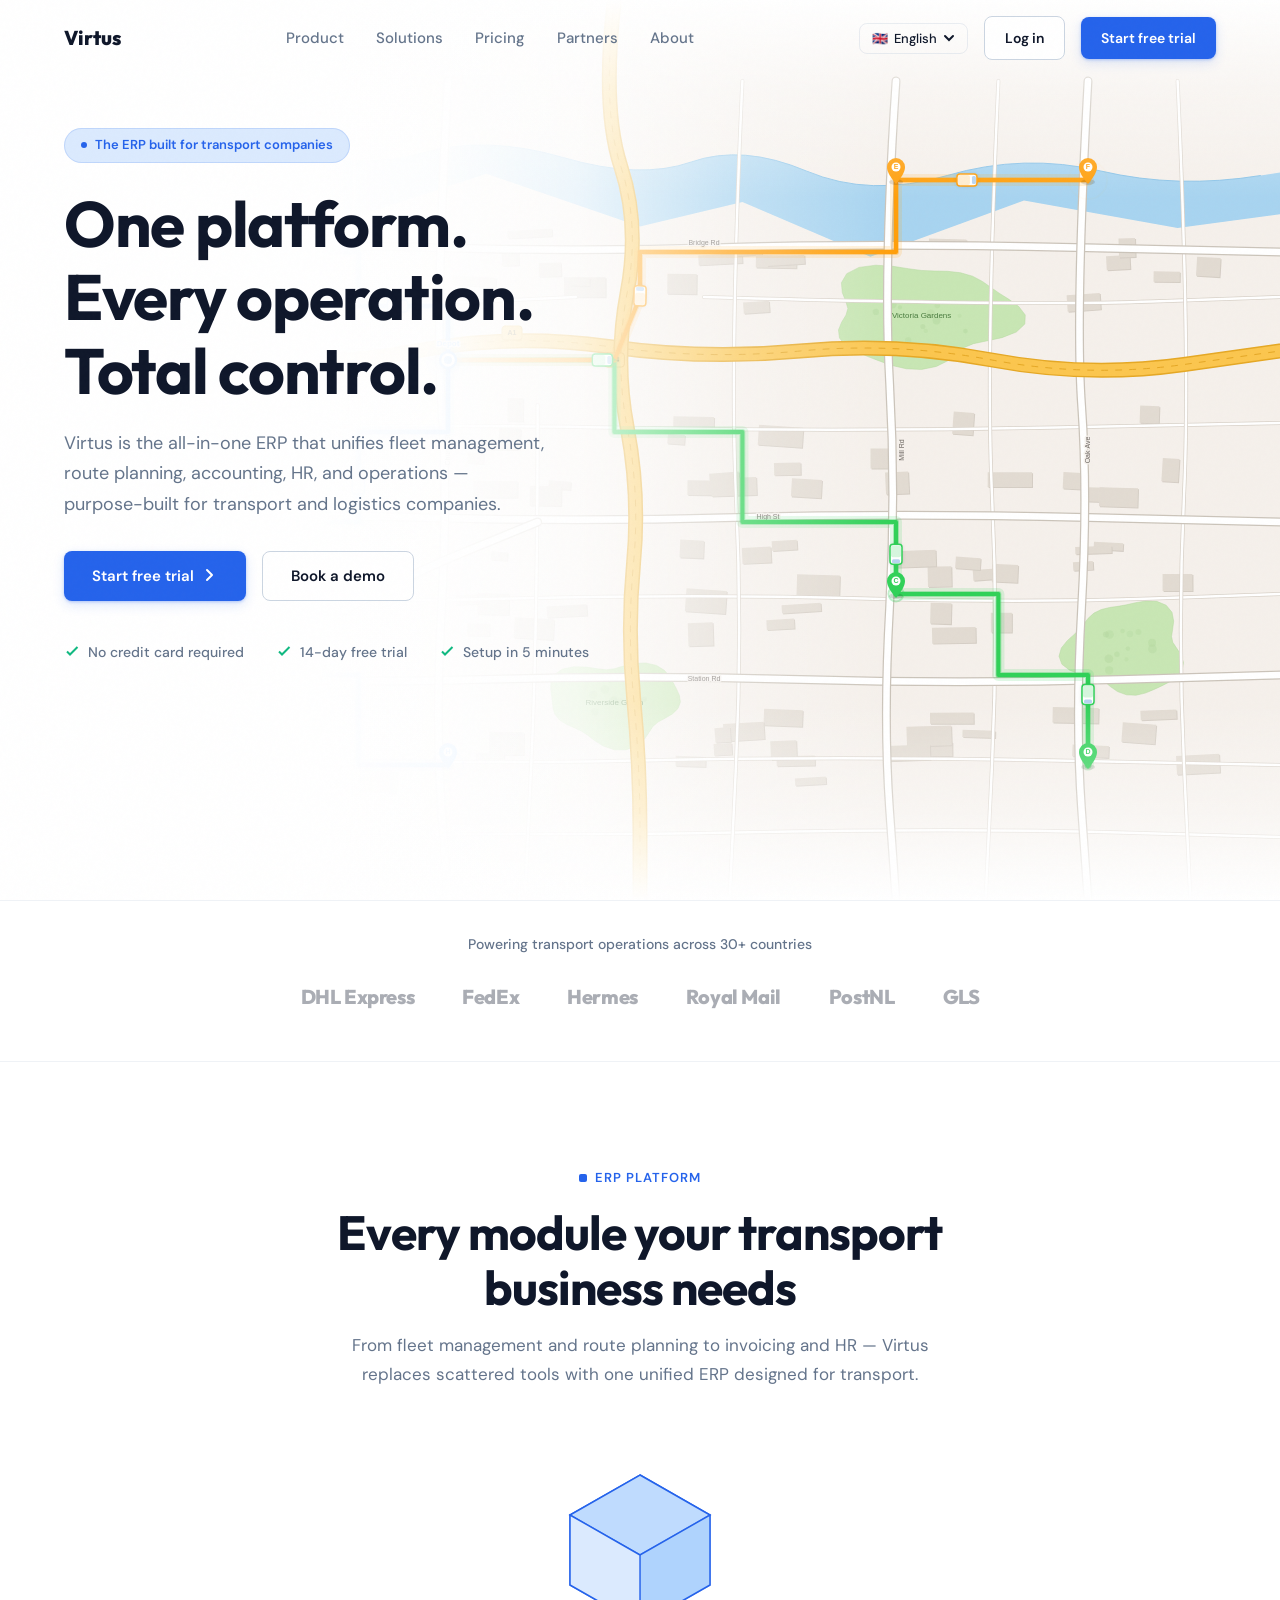
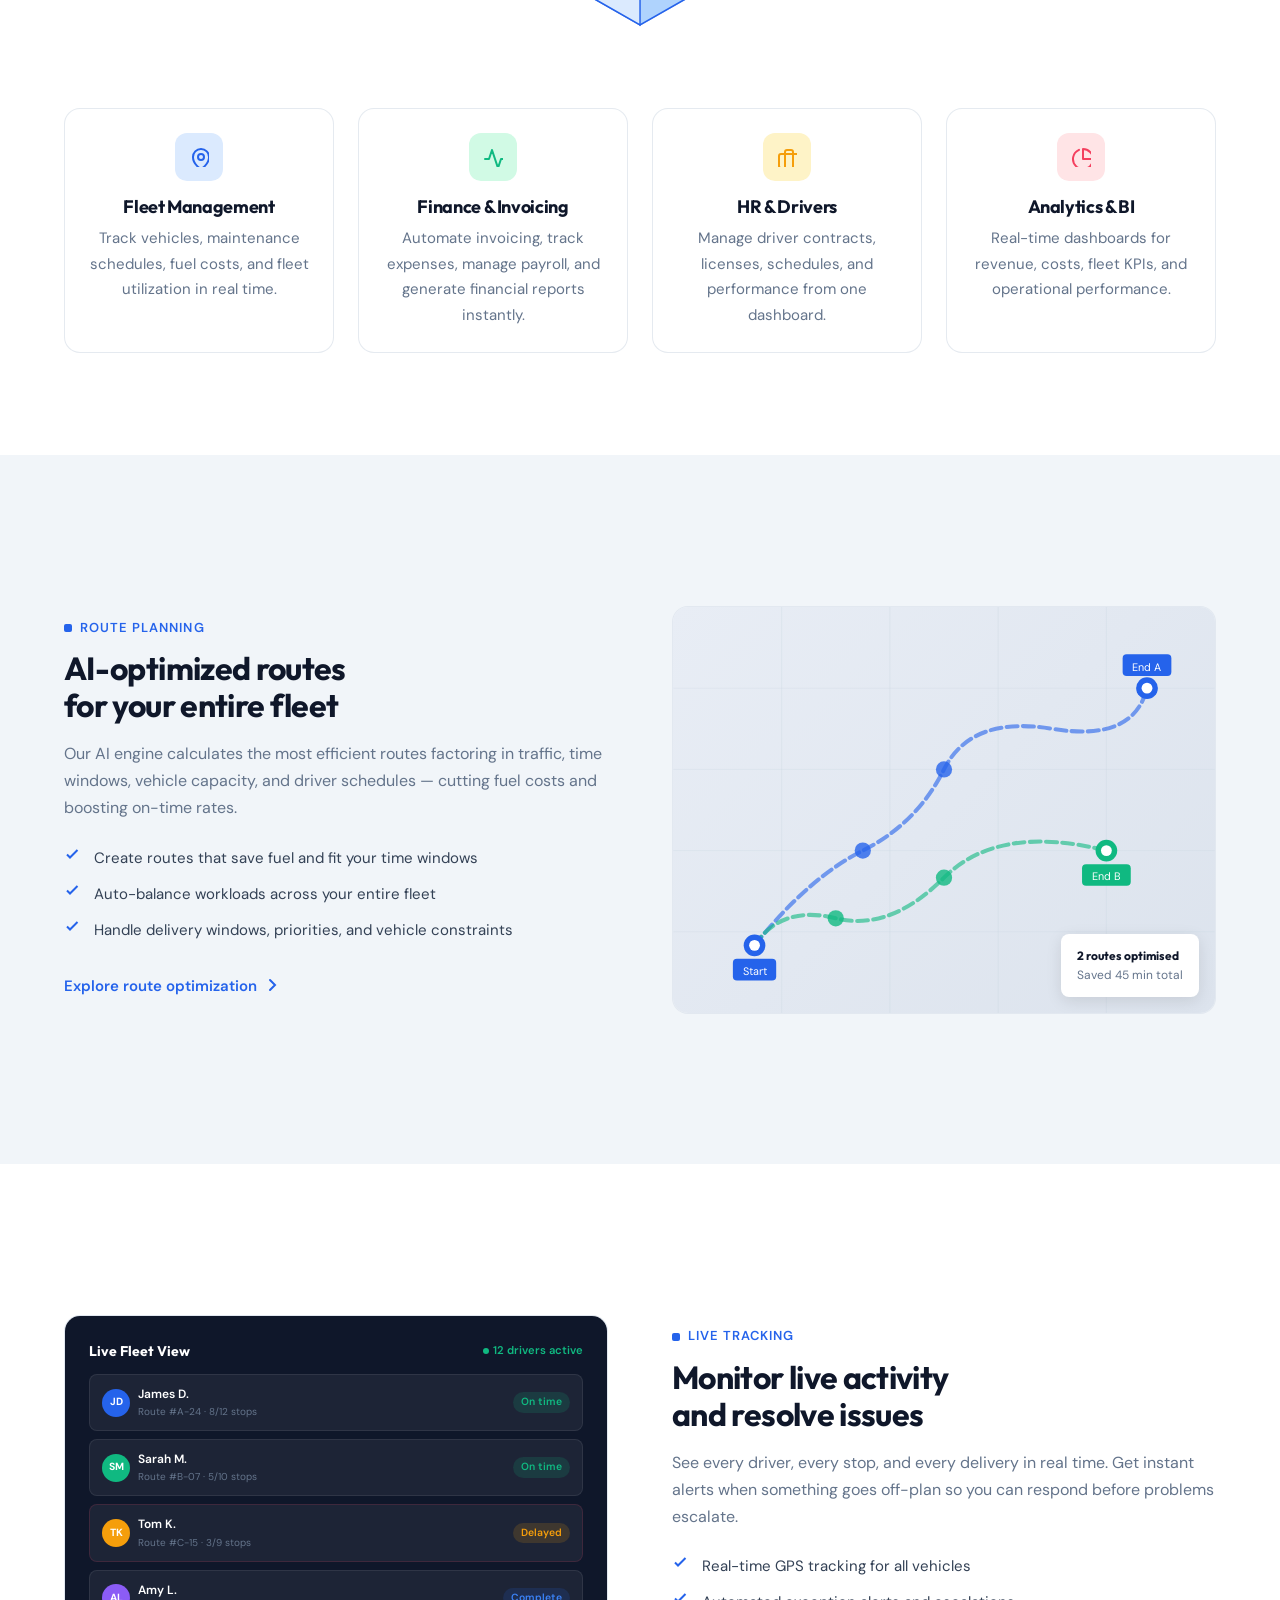
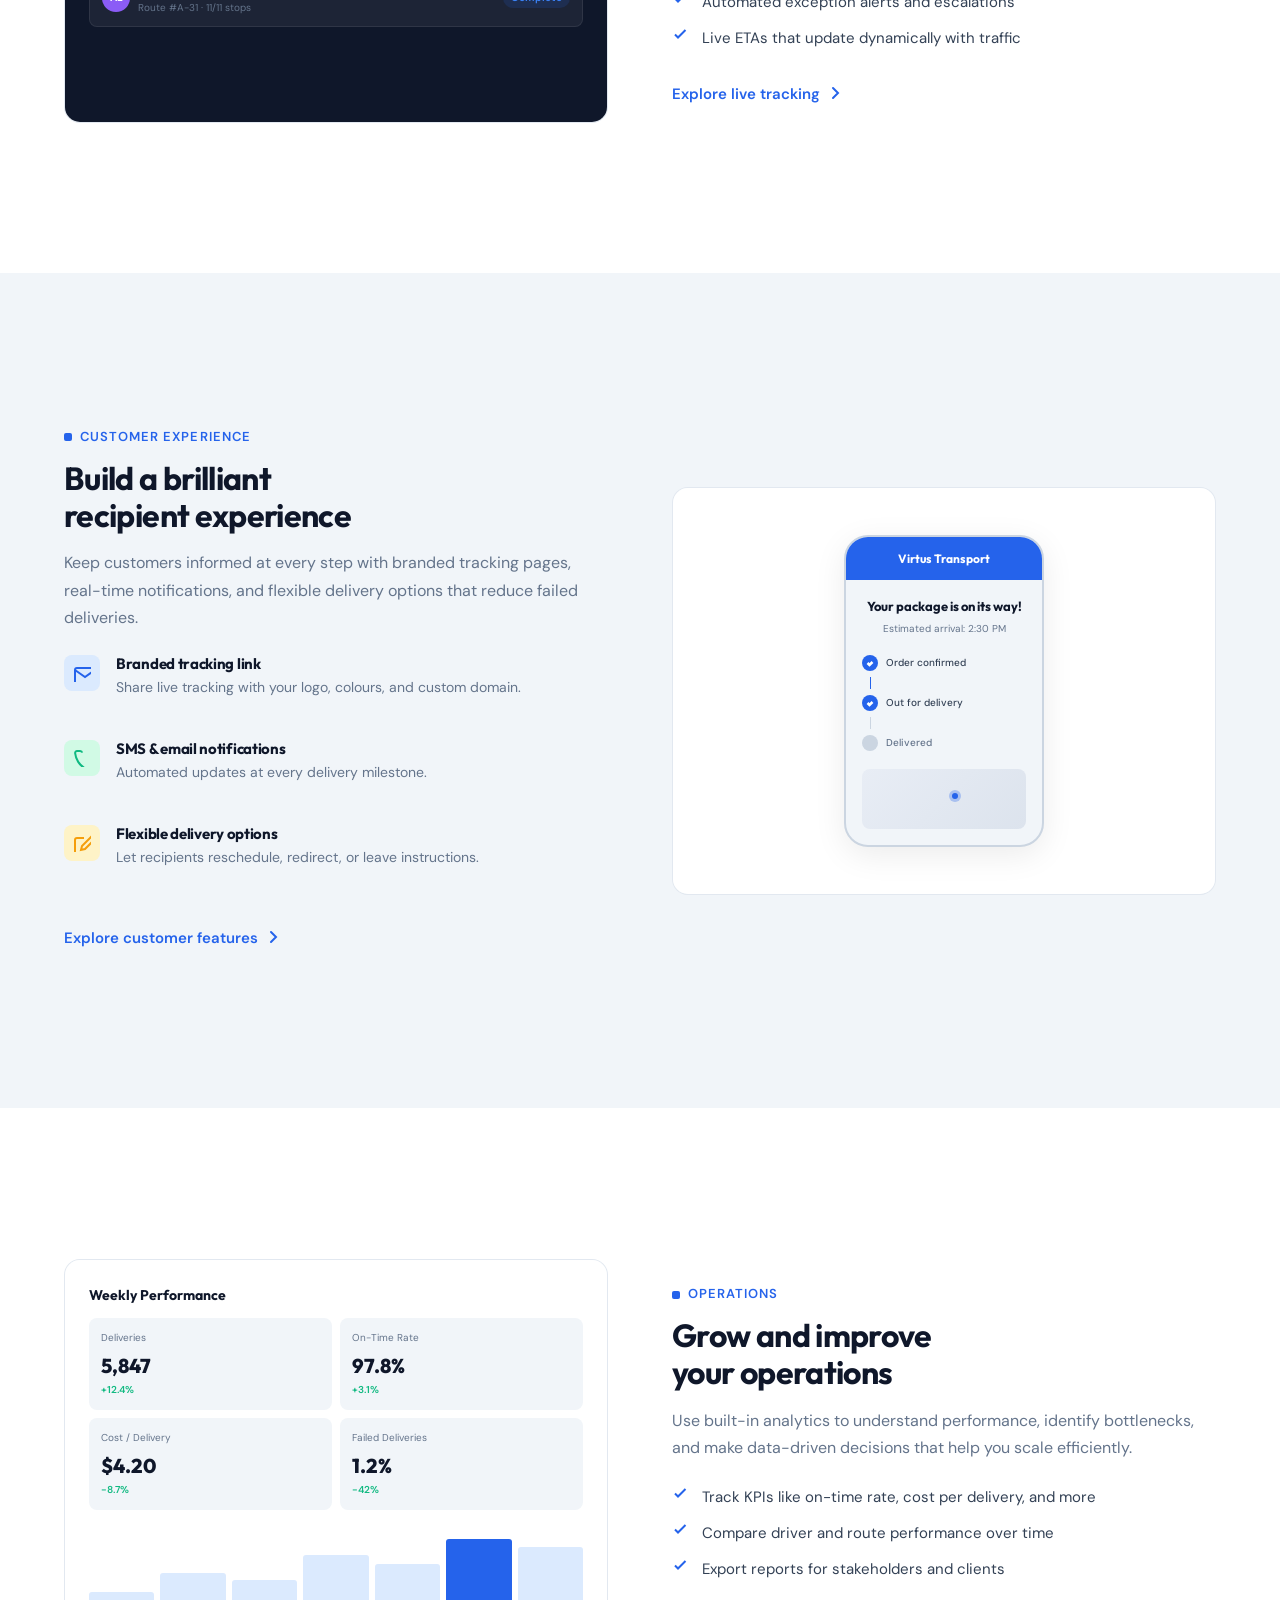
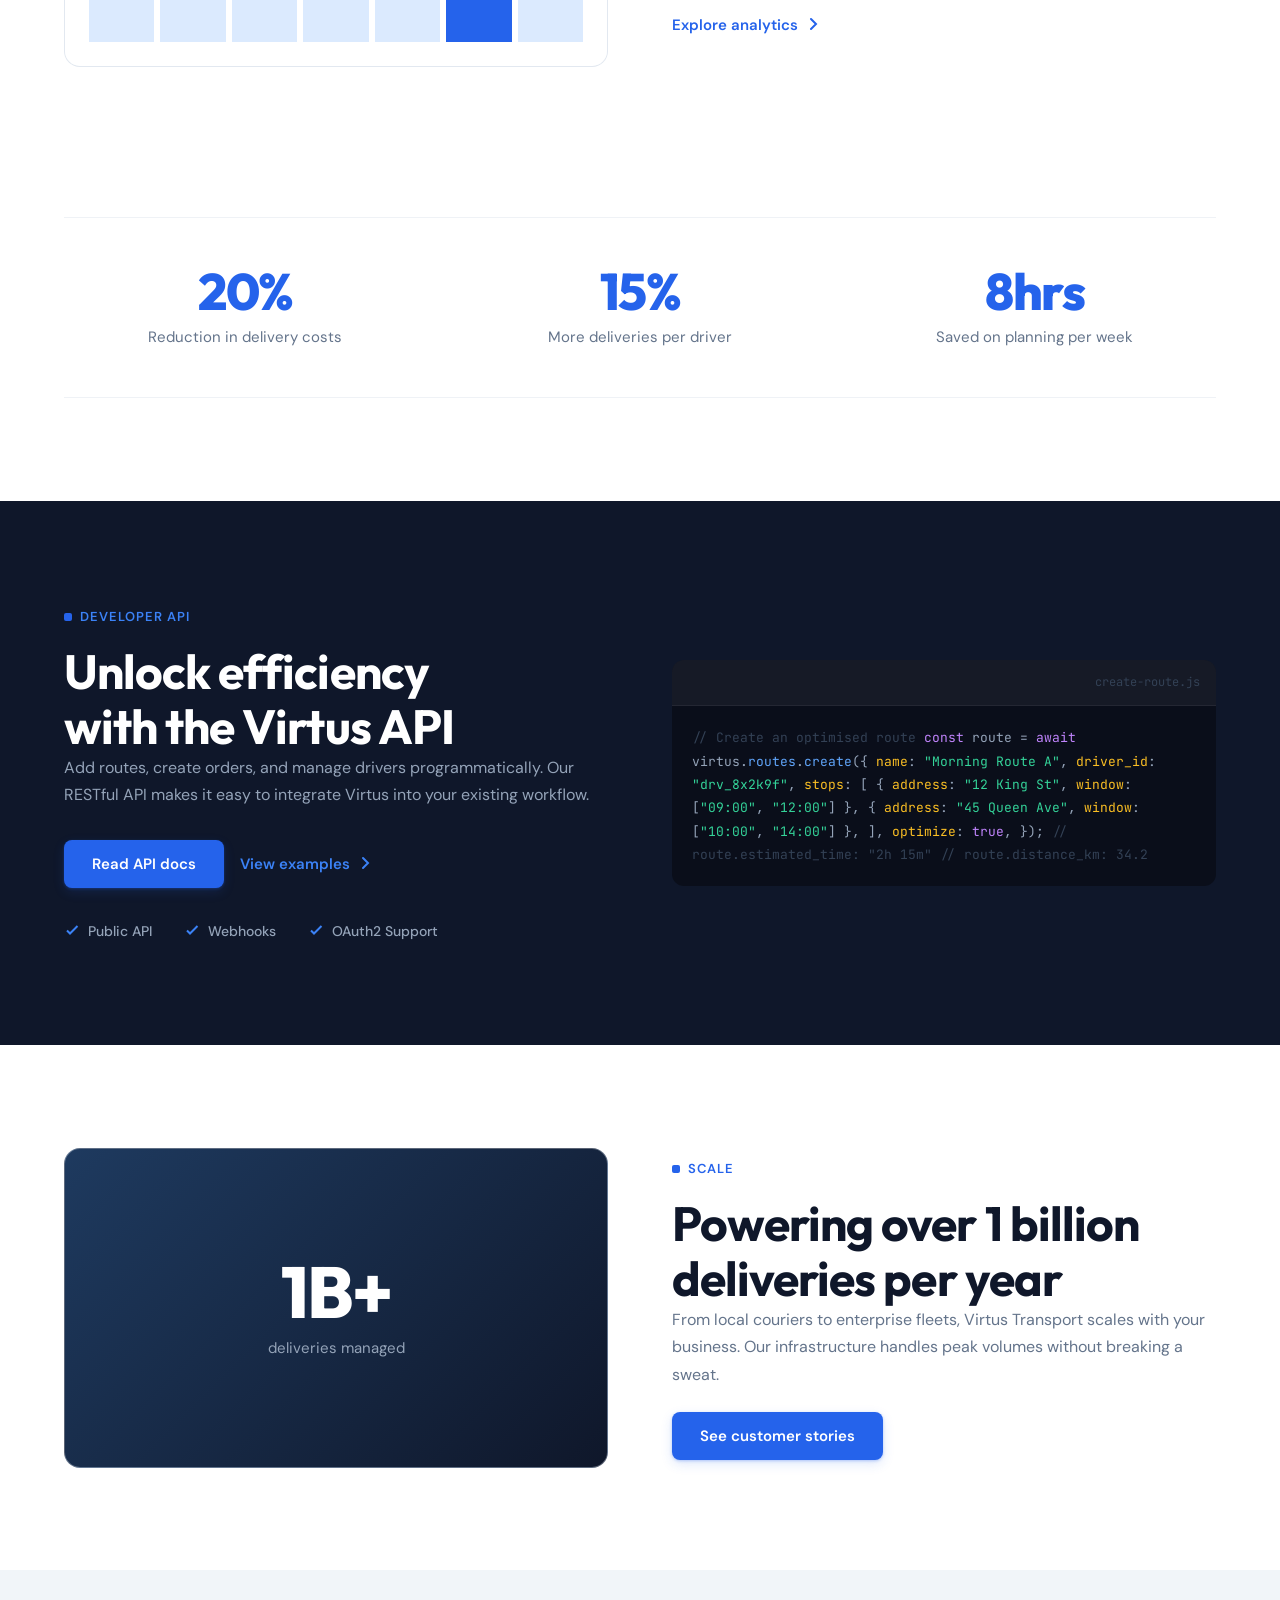
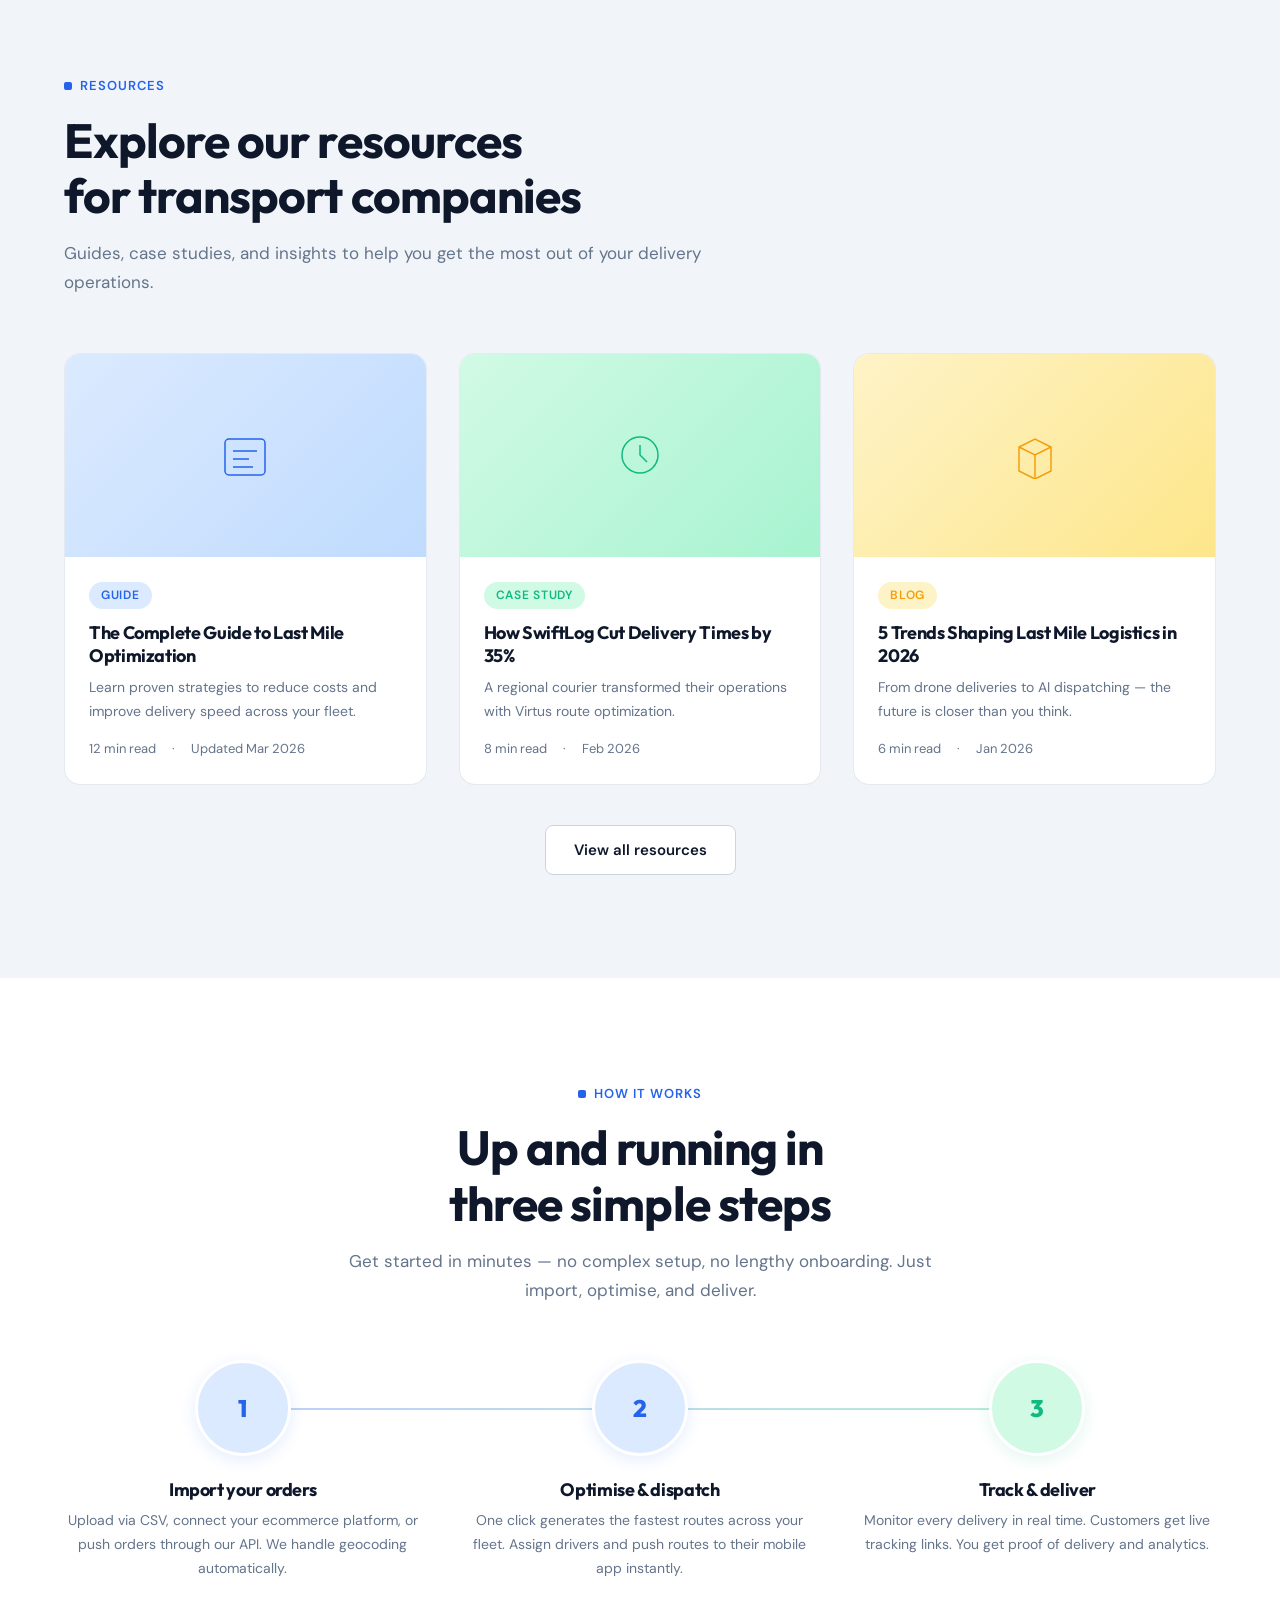
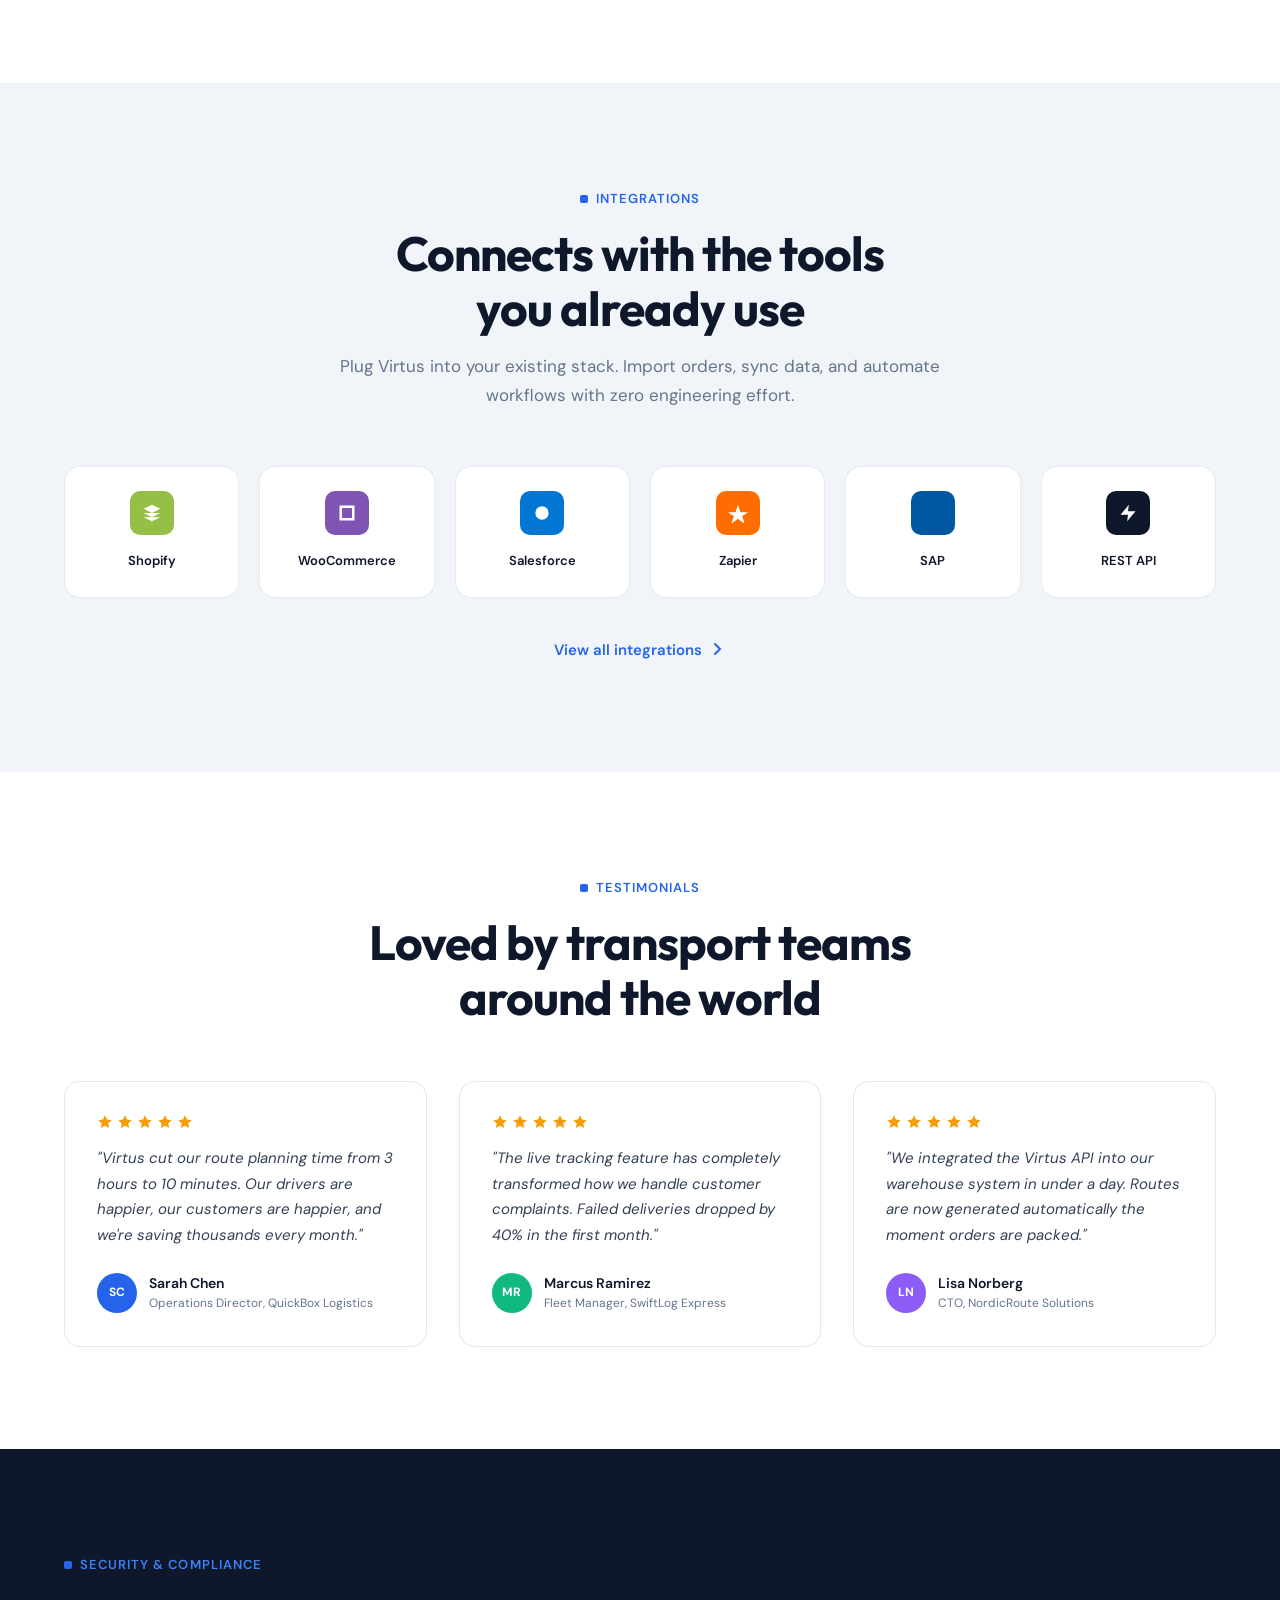
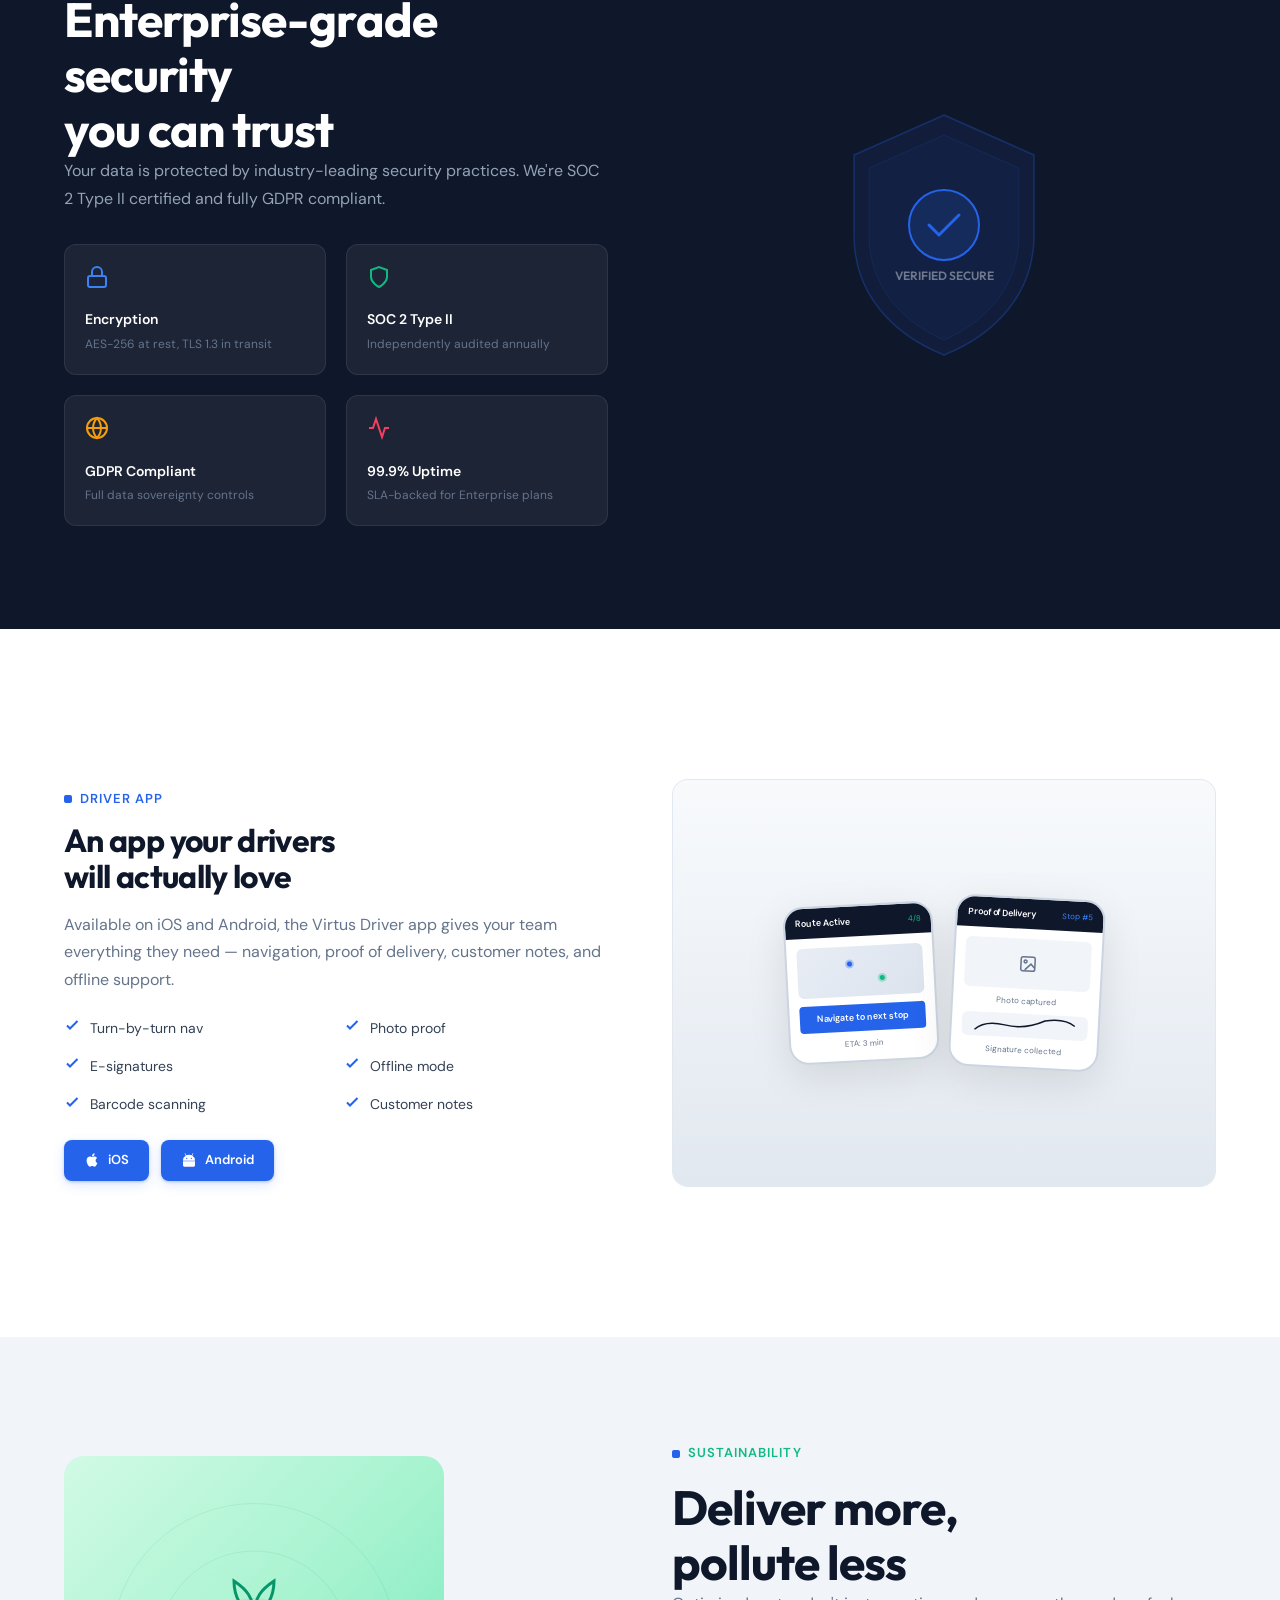
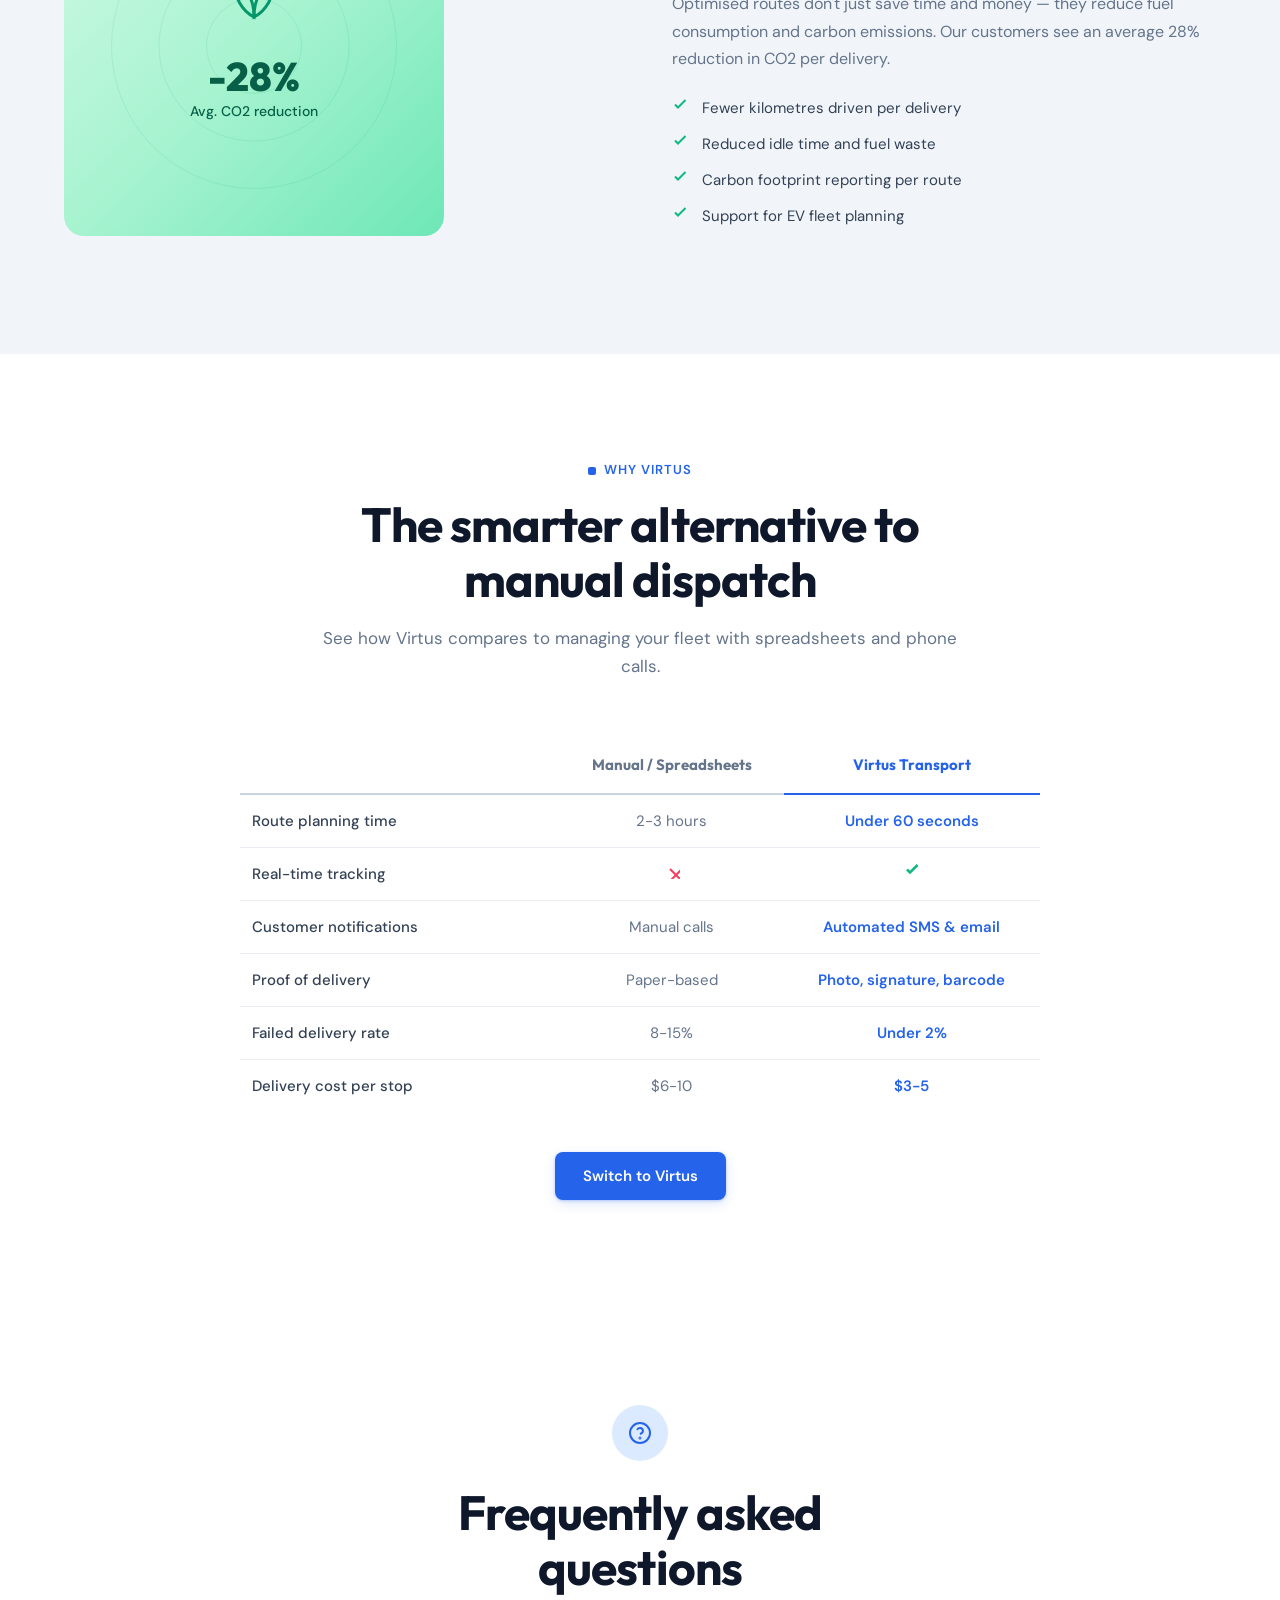
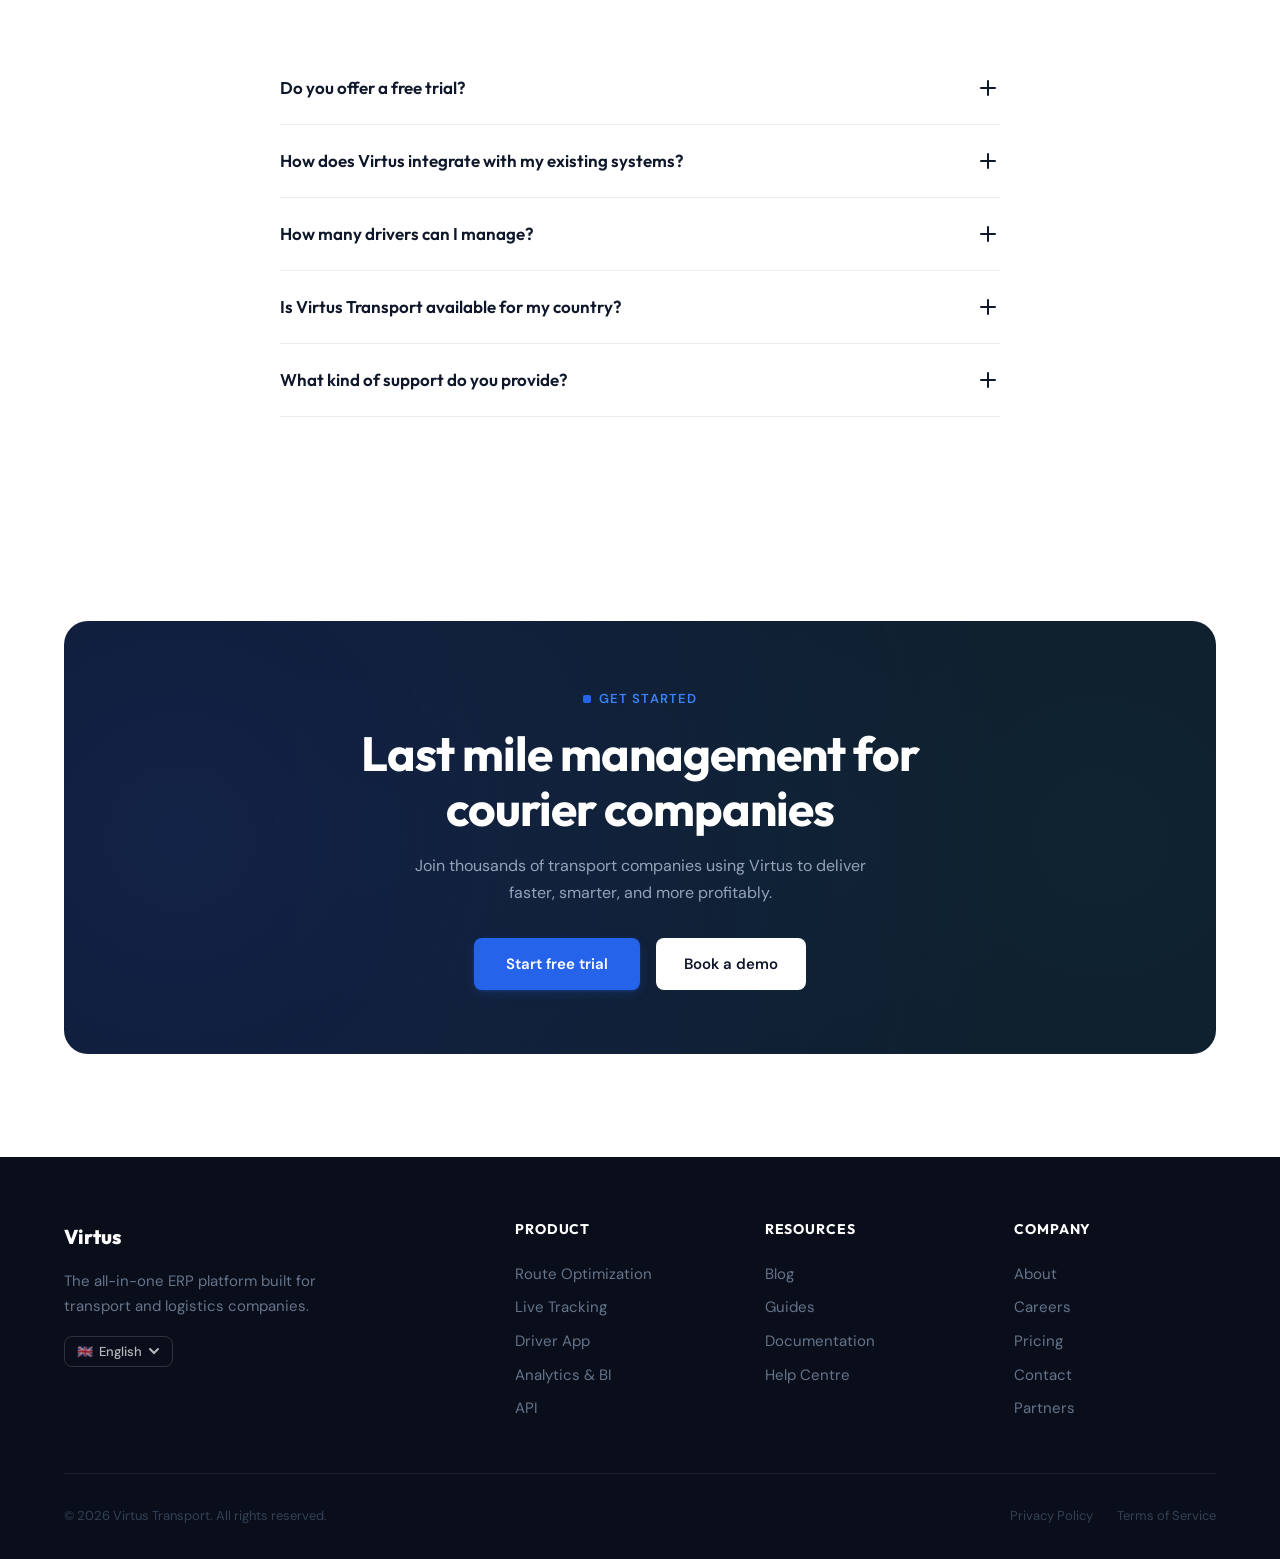
<file: index.html>
<!DOCTYPE html>
<html lang="en">
<head>
  <meta charset="UTF-8">
  <meta name="viewport" content="width=device-width, initial-scale=1.0">
  <title>Virtus Transport — ERP for Transport & Logistics Companies</title>
  <meta name="description" content="The all-in-one ERP platform for transport companies. Fleet management, route planning, accounting, HR, and operations — unified in one system.">
  <link rel="preconnect" href="https://fonts.googleapis.com">
  <link rel="preconnect" href="https://fonts.gstatic.com" crossorigin>
  <link href="https://fonts.googleapis.com/css2?family=DM+Sans:ital,opsz,wght@0,9..40,400;0,9..40,500;0,9..40,600;0,9..40,700;1,9..40,400&family=Outfit:wght@400;500;600;700;800&family=JetBrains+Mono:wght@400;500&display=swap" rel="stylesheet">
  <link rel="stylesheet" href="assets/css/style.css">
  <script src="https://cdnjs.cloudflare.com/ajax/libs/gsap/3.12.5/gsap.min.js"></script>
</head>
<body>

  <!-- ===== NAVIGATION ===== -->
  <nav class="nav">
    <div class="container nav-inner">
      <a href="index.html" class="nav-logo">
        Virtus
      </a>
      <div class="nav-links">
        <a href="product.html" data-i18n="nav.product">Product</a>
        <a href="product.html#solutions" data-i18n="nav.solutions">Solutions</a>
        <a href="pricing.html" data-i18n="nav.pricing">Pricing</a>
        <a href="partners.html" data-i18n="nav.partners">Partners</a>
        <a href="about.html" data-i18n="nav.about">About</a>
      </div>
      <div class="nav-cta">
        <span id="lang-switch-nav"></span>
        <a href="login.html" class="btn btn-secondary" data-i18n="nav.login">Log in</a>
        <a href="signup.html" class="btn btn-primary" data-i18n="nav.trial">Start free trial</a>
      </div>
      <button class="nav-toggle" aria-label="Menu">
        <span></span><span></span><span></span>
      </button>
    </div>
  </nav>

  <!-- ===== HERO ===== -->
  <section id="hero-section" style="position: relative; padding-top: 8rem; padding-bottom: var(--section-pad); overflow: hidden; min-height: 100vh;">
    <!-- Full-bleed map background -->
    <div id="hero-animation" style="position: absolute; inset: 0; width: 100%; height: 100%; z-index: 0;">
      <canvas id="map-canvas" style="position: absolute; inset: 0; width: 100%; height: 100%;"></canvas>
      <!-- Fade overlays to blend into page background -->
      <div style="position: absolute; inset: 0; background: linear-gradient(to right, rgba(255,255,255,1) 0%, rgba(255,255,255,1) 25%, rgba(255,255,255,0.97) 35%, rgba(255,255,255,0.8) 45%, rgba(255,255,255,0.3) 58%, rgba(255,255,255,0) 70%, rgba(255,255,255,0) 100%); z-index: 1;"></div>
      <div style="position: absolute; inset: 0; background: linear-gradient(to bottom, rgba(255,255,255,1) 0%, rgba(255,255,255,0.4) 10%, rgba(255,255,255,0) 22%, rgba(255,255,255,0) 78%, rgba(255,255,255,0.4) 90%, rgba(255,255,255,1) 100%); z-index: 1;"></div>
    </div>
    <!-- Hero content on top -->
    <div class="container" style="position: relative; z-index: 2;">
      <div style="max-width: 560px;">
        <div class="reveal">
          <div class="hero-badge">
            <span class="hero-badge-dot"></span>
            <span data-i18n="hero.badge">The ERP built for transport companies</span>
          </div>
          <h1 style="margin-bottom: 1.25rem;" data-i18n="hero.title">One platform.<br>Every operation.<br>Total control.</h1>
          <p class="text-lg" style="max-width: 480px; margin-bottom: 2rem;" data-i18n="hero.desc">
            Virtus is the all-in-one ERP that unifies fleet management, route planning, accounting, HR, and operations — purpose-built for transport and logistics companies.
          </p>
          <div style="display: flex; gap: 1rem; flex-wrap: wrap; margin-bottom: 2.5rem;">
            <a href="signup.html" class="btn btn-primary">
              <span data-i18n="cta.trial">Start free trial</span>
              <svg width="16" height="16" fill="none" stroke="currentColor" stroke-width="2" stroke-linecap="round" stroke-linejoin="round"><path d="M5 12l5-5-5-5"/></svg>
            </a>
            <a href="demo.html" class="btn btn-secondary" data-i18n="cta.demo">Book a demo</a>
          </div>
          <div class="badge-row">
            <div class="badge-item">
              <svg width="16" height="16" fill="none" stroke="currentColor" stroke-width="2"><path d="M13.5 2l-7.5 7.5-3-3"/></svg>
              <span data-i18n="hero.nocc">No credit card required</span>
            </div>
            <div class="badge-item">
              <svg width="16" height="16" fill="none" stroke="currentColor" stroke-width="2"><path d="M13.5 2l-7.5 7.5-3-3"/></svg>
              <span data-i18n="hero.freetrial">14-day free trial</span>
            </div>
            <div class="badge-item">
              <svg width="16" height="16" fill="none" stroke="currentColor" stroke-width="2"><path d="M13.5 2l-7.5 7.5-3-3"/></svg>
              <span data-i18n="hero.setup">Setup in 5 minutes</span>
            </div>
          </div>
        </div>
      </div>
    </div>
  </section>

  <!-- ===== SOCIAL PROOF ===== -->
  <section style="padding: 2rem 0 3rem; border-top: 1px solid rgba(203,213,225,0.3); border-bottom: 1px solid rgba(203,213,225,0.3);">
    <div class="container" style="text-align: center;">
      <p class="text-sm" style="color: var(--vtx-muted); margin-bottom: 1.5rem; font-weight: 500;" data-i18n="social.trust">Powering transport operations across 30+ countries</p>
      <div style="display: flex; align-items: center; justify-content: center; gap: 3rem; flex-wrap: wrap; opacity: 0.35;">
        <span style="font-family: var(--font-display); font-size: 1.25rem; font-weight: 800; letter-spacing: -0.02em;">DHL Express</span>
        <span style="font-family: var(--font-display); font-size: 1.25rem; font-weight: 800; letter-spacing: -0.02em;">FedEx</span>
        <span style="font-family: var(--font-display); font-size: 1.25rem; font-weight: 800; letter-spacing: -0.02em;">Hermes</span>
        <span style="font-family: var(--font-display); font-size: 1.25rem; font-weight: 800; letter-spacing: -0.02em;">Royal Mail</span>
        <span style="font-family: var(--font-display); font-size: 1.25rem; font-weight: 800; letter-spacing: -0.02em;">PostNL</span>
        <span style="font-family: var(--font-display); font-size: 1.25rem; font-weight: 800; letter-spacing: -0.02em;">GLS</span>
      </div>
    </div>
  </section>

  <!-- ===== COMPLETE SOLUTION ===== -->
  <section class="section" id="solution">
    <div class="container">
      <div class="section-header centered reveal">
        <span class="section-label" data-i18n="solution.label">ERP Platform</span>
        <h2 data-i18n="solution.title">Every module your transport<br>business needs</h2>
        <p data-i18n="solution.desc">From fleet management and route planning to invoicing and HR — Virtus replaces scattered tools with one unified ERP designed for transport.</p>
      </div>

      <!-- Solution illustration: abstract 3D cube -->
      <div class="reveal" style="max-width: 200px; margin: 0 auto 3.5rem;">
        <svg viewBox="0 0 200 200" fill="none" xmlns="http://www.w3.org/2000/svg">
          <path d="M100 30L170 70V140L100 180L30 140V70L100 30Z" fill="#dbeafe" stroke="#2563eb" stroke-width="1.5"/>
          <path d="M100 30L170 70L100 110L30 70L100 30Z" fill="#bfdbfe" stroke="#2563eb" stroke-width="1.5"/>
          <path d="M100 110V180L170 140V70L100 110Z" fill="#93c5fd" stroke="#2563eb" stroke-width="1.5" opacity="0.6"/>
          <path d="M100 110V180L30 140V70L100 110Z" fill="#dbeafe" stroke="#2563eb" stroke-width="1.5" opacity="0.8"/>
        </svg>
      </div>

      <!-- Feature pills row -->
      <div class="grid-4 reveal">
        <div class="card" style="text-align: center; padding: 1.5rem;">
          <div class="card-icon blue" style="margin: 0 auto 1rem;">
            <svg width="20" height="20" fill="none" stroke="currentColor" stroke-width="2" stroke-linecap="round" stroke-linejoin="round"><path d="M12 22s-8-4.5-8-11.8A8 8 0 0 1 12 2a8 8 0 0 1 8 8.2c0 7.3-8 11.8-8 11.8z"/><circle cx="12" cy="10" r="3"/></svg>
          </div>
          <h4 data-i18n="solution.orders">Fleet Management</h4>
          <p class="text-sm" data-i18n="solution.orders.desc">Track vehicles, maintenance schedules, fuel costs, and fleet utilization in real time.</p>
        </div>
        <div class="card" style="text-align: center; padding: 1.5rem;">
          <div class="card-icon emerald" style="margin: 0 auto 1rem;">
            <svg width="20" height="20" fill="none" stroke="currentColor" stroke-width="2" stroke-linecap="round" stroke-linejoin="round"><path d="M22 12h-4l-3 9L9 3l-3 9H2"/></svg>
          </div>
          <h4 data-i18n="solution.dispatch">Finance & Invoicing</h4>
          <p class="text-sm" data-i18n="solution.dispatch.desc">Automate invoicing, track expenses, manage payroll, and generate financial reports instantly.</p>
        </div>
        <div class="card" style="text-align: center; padding: 1.5rem;">
          <div class="card-icon amber" style="margin: 0 auto 1rem;">
            <svg width="20" height="20" fill="none" stroke="currentColor" stroke-width="2" stroke-linecap="round" stroke-linejoin="round"><rect x="2" y="7" width="20" height="14" rx="2" ry="2"/><path d="M16 21V5a2 2 0 0 0-2-2h-4a2 2 0 0 0-2 2v16"/></svg>
          </div>
          <h4 data-i18n="solution.drivers">HR & Drivers</h4>
          <p class="text-sm" data-i18n="solution.drivers.desc">Manage driver contracts, licenses, schedules, and performance from one dashboard.</p>
        </div>
        <div class="card" style="text-align: center; padding: 1.5rem;">
          <div class="card-icon rose" style="margin: 0 auto 1rem;">
            <svg width="20" height="20" fill="none" stroke="currentColor" stroke-width="2" stroke-linecap="round" stroke-linejoin="round"><path d="M21.21 15.89A10 10 0 1 1 8 2.83"/><path d="M22 12A10 10 0 0 0 12 2v10z"/></svg>
          </div>
          <h4 data-i18n="solution.analytics">Analytics & BI</h4>
          <p class="text-sm" data-i18n="solution.analytics.desc">Real-time dashboards for revenue, costs, fleet KPIs, and operational performance.</p>
        </div>
      </div>
    </div>
  </section>

  <!-- ===== FEATURE 1: ROUTE OPTIMIZATION ===== -->
  <section class="section section-light" id="routes">
    <div class="container">
      <div class="feature-row">
        <div class="feature-content reveal">
          <span class="section-label" data-i18n="routes.label">Route Planning</span>
          <h3 data-i18n="routes.title">AI-optimized routes<br>for your entire fleet</h3>
          <p data-i18n="routes.desc">Our AI engine calculates the most efficient routes factoring in traffic, time windows, vehicle capacity, and driver schedules — cutting fuel costs and boosting on-time rates.</p>
          <ul class="feature-bullets">
            <li>
              <svg width="18" height="18" fill="none" stroke="currentColor" stroke-width="2"><path d="M13.5 2l-7.5 7.5-3-3"/></svg>
              Create routes that save fuel and fit your time windows
            </li>
            <li>
              <svg width="18" height="18" fill="none" stroke="currentColor" stroke-width="2"><path d="M13.5 2l-7.5 7.5-3-3"/></svg>
              Auto-balance workloads across your entire fleet
            </li>
            <li>
              <svg width="18" height="18" fill="none" stroke="currentColor" stroke-width="2"><path d="M13.5 2l-7.5 7.5-3-3"/></svg>
              Handle delivery windows, priorities, and vehicle constraints
            </li>
          </ul>
          <a href="product.html" class="btn btn-ghost">
            Explore route optimization
            <svg width="16" height="16" fill="none" stroke="currentColor" stroke-width="2" stroke-linecap="round"><path d="M5 12l5-5-5-5"/></svg>
          </a>
        </div>
        <div class="feature-visual reveal reveal-delay-1">
          <div class="feature-visual-inner map-visual">
            <!-- Simulated map with route -->
            <svg width="100%" height="100%" viewBox="0 0 400 300" fill="none" xmlns="http://www.w3.org/2000/svg" style="position: absolute; inset: 0;">
              <!-- Grid lines -->
              <line x1="0" y1="60" x2="400" y2="60" stroke="#cbd5e1" stroke-width="0.5" opacity="0.5"/>
              <line x1="0" y1="120" x2="400" y2="120" stroke="#cbd5e1" stroke-width="0.5" opacity="0.5"/>
              <line x1="0" y1="180" x2="400" y2="180" stroke="#cbd5e1" stroke-width="0.5" opacity="0.5"/>
              <line x1="0" y1="240" x2="400" y2="240" stroke="#cbd5e1" stroke-width="0.5" opacity="0.5"/>
              <line x1="80" y1="0" x2="80" y2="300" stroke="#cbd5e1" stroke-width="0.5" opacity="0.5"/>
              <line x1="160" y1="0" x2="160" y2="300" stroke="#cbd5e1" stroke-width="0.5" opacity="0.5"/>
              <line x1="240" y1="0" x2="240" y2="300" stroke="#cbd5e1" stroke-width="0.5" opacity="0.5"/>
              <line x1="320" y1="0" x2="320" y2="300" stroke="#cbd5e1" stroke-width="0.5" opacity="0.5"/>
              <!-- Route path -->
              <path d="M60 250 Q100 200, 140 180 Q180 160, 200 120 Q220 80, 280 90 Q340 100, 350 60" stroke="#2563eb" stroke-width="3" stroke-linecap="round" fill="none" stroke-dasharray="8 4" opacity="0.6"/>
              <path d="M60 250 Q80 220, 120 230 Q160 240, 200 200 Q240 160, 320 180" stroke="#10b981" stroke-width="3" stroke-linecap="round" fill="none" stroke-dasharray="8 4" opacity="0.6"/>
              <!-- Stops -->
              <circle cx="60" cy="250" r="8" fill="#2563eb"/>
              <circle cx="60" cy="250" r="4" fill="white"/>
              <circle cx="140" cy="180" r="6" fill="#2563eb" opacity="0.8"/>
              <circle cx="200" cy="120" r="6" fill="#2563eb" opacity="0.8"/>
              <circle cx="350" cy="60" r="8" fill="#2563eb"/>
              <circle cx="350" cy="60" r="4" fill="white"/>
              <circle cx="120" cy="230" r="6" fill="#10b981" opacity="0.8"/>
              <circle cx="200" cy="200" r="6" fill="#10b981" opacity="0.8"/>
              <circle cx="320" cy="180" r="8" fill="#10b981"/>
              <circle cx="320" cy="180" r="4" fill="white"/>
              <!-- Labels -->
              <rect x="44" y="260" width="32" height="16" rx="3" fill="#2563eb"/>
              <text x="60" y="272" fill="white" font-size="8" text-anchor="middle" font-family="DM Sans">Start</text>
              <rect x="332" y="35" width="36" height="16" rx="3" fill="#2563eb"/>
              <text x="350" y="47" fill="white" font-size="8" text-anchor="middle" font-family="DM Sans">End A</text>
              <rect x="302" y="190" width="36" height="16" rx="3" fill="#10b981"/>
              <text x="320" y="202" fill="white" font-size="8" text-anchor="middle" font-family="DM Sans">End B</text>
            </svg>
            <!-- Floating card -->
            <div style="position: absolute; bottom: 16px; right: 16px; background: white; border-radius: 0.5rem; padding: 0.75rem 1rem; box-shadow: 0 4px 16px rgba(0,0,0,0.1); font-size: 0.75rem;">
              <div style="font-weight: 700; color: var(--vtx-navy); font-family: var(--font-display);">2 routes optimised</div>
              <div style="color: var(--vtx-muted);">Saved 45 min total</div>
            </div>
          </div>
        </div>
      </div>
    </div>
  </section>

  <!-- ===== FEATURE 2: LIVE MONITORING ===== -->
  <section class="section" id="monitoring">
    <div class="container">
      <div class="feature-row reverse">
        <div class="feature-content reveal">
          <span class="section-label">Live Tracking</span>
          <h3>Monitor live activity<br>and resolve issues</h3>
          <p>See every driver, every stop, and every delivery in real time. Get instant alerts when something goes off-plan so you can respond before problems escalate.</p>
          <ul class="feature-bullets">
            <li>
              <svg width="18" height="18" fill="none" stroke="currentColor" stroke-width="2"><path d="M13.5 2l-7.5 7.5-3-3"/></svg>
              Real-time GPS tracking for all vehicles
            </li>
            <li>
              <svg width="18" height="18" fill="none" stroke="currentColor" stroke-width="2"><path d="M13.5 2l-7.5 7.5-3-3"/></svg>
              Automated exception alerts and escalations
            </li>
            <li>
              <svg width="18" height="18" fill="none" stroke="currentColor" stroke-width="2"><path d="M13.5 2l-7.5 7.5-3-3"/></svg>
              Live ETAs that update dynamically with traffic
            </li>
          </ul>
          <a href="product.html" class="btn btn-ghost">
            Explore live tracking
            <svg width="16" height="16" fill="none" stroke="currentColor" stroke-width="2" stroke-linecap="round"><path d="M5 12l5-5-5-5"/></svg>
          </a>
        </div>
        <div class="feature-visual reveal reveal-delay-1">
          <div class="feature-visual-inner" style="background: var(--vtx-navy); padding: 1.5rem;">
            <!-- Dark themed live view -->
            <div style="display: flex; flex-direction: column; gap: 0.75rem; height: 100%;">
              <div style="display: flex; justify-content: space-between; align-items: center;">
                <span style="font-family: var(--font-display); font-weight: 700; color: white; font-size: 0.875rem;">Live Fleet View</span>
                <span style="font-size: 0.7rem; color: var(--vtx-emerald); font-weight: 600; display: flex; align-items: center; gap: 4px;">
                  <span style="width: 6px; height: 6px; background: var(--vtx-emerald); border-radius: 50%; display: inline-block;"></span>
                  12 drivers active
                </span>
              </div>
              <!-- Driver cards -->
              <div style="display: flex; flex-direction: column; gap: 0.5rem; flex: 1;">
                <div style="background: rgba(255,255,255,0.06); border-radius: 0.5rem; padding: 0.625rem 0.75rem; border: 1px solid rgba(255,255,255,0.08); display: flex; align-items: center; justify-content: space-between;">
                  <div style="display: flex; align-items: center; gap: 0.5rem;">
                    <div style="width: 28px; height: 28px; background: var(--vtx-blue); border-radius: 50%; display: flex; align-items: center; justify-content: center; font-size: 0.65rem; color: white; font-weight: 700;">JD</div>
                    <div>
                      <div style="color: white; font-size: 0.75rem; font-weight: 600;">James D.</div>
                      <div style="color: var(--vtx-muted); font-size: 0.625rem;">Route #A-24 &middot; 8/12 stops</div>
                    </div>
                  </div>
                  <span style="font-size: 0.65rem; padding: 2px 8px; background: rgba(16,185,129,0.15); color: var(--vtx-emerald); border-radius: 2rem; font-weight: 600;">On time</span>
                </div>
                <div style="background: rgba(255,255,255,0.06); border-radius: 0.5rem; padding: 0.625rem 0.75rem; border: 1px solid rgba(255,255,255,0.08); display: flex; align-items: center; justify-content: space-between;">
                  <div style="display: flex; align-items: center; gap: 0.5rem;">
                    <div style="width: 28px; height: 28px; background: var(--vtx-emerald); border-radius: 50%; display: flex; align-items: center; justify-content: center; font-size: 0.65rem; color: white; font-weight: 700;">SM</div>
                    <div>
                      <div style="color: white; font-size: 0.75rem; font-weight: 600;">Sarah M.</div>
                      <div style="color: var(--vtx-muted); font-size: 0.625rem;">Route #B-07 &middot; 5/10 stops</div>
                    </div>
                  </div>
                  <span style="font-size: 0.65rem; padding: 2px 8px; background: rgba(16,185,129,0.15); color: var(--vtx-emerald); border-radius: 2rem; font-weight: 600;">On time</span>
                </div>
                <div style="background: rgba(255,255,255,0.06); border-radius: 0.5rem; padding: 0.625rem 0.75rem; border: 1px solid rgba(244,63,94,0.15); display: flex; align-items: center; justify-content: space-between;">
                  <div style="display: flex; align-items: center; gap: 0.5rem;">
                    <div style="width: 28px; height: 28px; background: var(--vtx-amber); border-radius: 50%; display: flex; align-items: center; justify-content: center; font-size: 0.65rem; color: white; font-weight: 700;">TK</div>
                    <div>
                      <div style="color: white; font-size: 0.75rem; font-weight: 600;">Tom K.</div>
                      <div style="color: var(--vtx-muted); font-size: 0.625rem;">Route #C-15 &middot; 3/9 stops</div>
                    </div>
                  </div>
                  <span style="font-size: 0.65rem; padding: 2px 8px; background: rgba(245,158,11,0.15); color: var(--vtx-amber); border-radius: 2rem; font-weight: 600;">Delayed</span>
                </div>
                <div style="background: rgba(255,255,255,0.06); border-radius: 0.5rem; padding: 0.625rem 0.75rem; border: 1px solid rgba(255,255,255,0.08); display: flex; align-items: center; justify-content: space-between;">
                  <div style="display: flex; align-items: center; gap: 0.5rem;">
                    <div style="width: 28px; height: 28px; background: #8b5cf6; border-radius: 50%; display: flex; align-items: center; justify-content: center; font-size: 0.65rem; color: white; font-weight: 700;">AL</div>
                    <div>
                      <div style="color: white; font-size: 0.75rem; font-weight: 600;">Amy L.</div>
                      <div style="color: var(--vtx-muted); font-size: 0.625rem;">Route #A-31 &middot; 11/11 stops</div>
                    </div>
                  </div>
                  <span style="font-size: 0.65rem; padding: 2px 8px; background: rgba(37,99,235,0.15); color: var(--vtx-blue-light); border-radius: 2rem; font-weight: 600;">Complete</span>
                </div>
              </div>
            </div>
          </div>
        </div>
      </div>
    </div>
  </section>

  <!-- ===== FEATURE 3: RECIPIENT EXPERIENCE ===== -->
  <section class="section section-light" id="recipient">
    <div class="container">
      <div class="feature-row">
        <div class="feature-content reveal">
          <span class="section-label">Customer Experience</span>
          <h3>Build a brilliant<br>recipient experience</h3>
          <p>Keep customers informed at every step with branded tracking pages, real-time notifications, and flexible delivery options that reduce failed deliveries.</p>
          <div style="display: flex; flex-direction: column; gap: 1rem; margin-bottom: 1.5rem;">
            <div style="display: flex; align-items: flex-start; gap: 1rem;">
              <div style="width: 36px; height: 36px; background: var(--vtx-blue-pale); border-radius: 0.5rem; display: flex; align-items: center; justify-content: center; flex-shrink: 0;">
                <svg width="18" height="18" fill="none" stroke="var(--vtx-blue)" stroke-width="2"><path d="M4 4h16c1.1 0 2 .9 2 2v12c0 1.1-.9 2-2 2H4c-1.1 0-2-.9-2-2V6c0-1.1.9-2 2-2z"/><path d="M22 6l-10 7L2 6"/></svg>
              </div>
              <div>
                <h4 style="font-size: 0.9375rem; margin-bottom: 0.25rem;">Branded tracking link</h4>
                <p class="text-sm">Share live tracking with your logo, colours, and custom domain.</p>
              </div>
            </div>
            <div style="display: flex; align-items: flex-start; gap: 1rem;">
              <div style="width: 36px; height: 36px; background: #d1fae5; border-radius: 0.5rem; display: flex; align-items: center; justify-content: center; flex-shrink: 0;">
                <svg width="18" height="18" fill="none" stroke="var(--vtx-emerald)" stroke-width="2"><path d="M22 16.92v3a2 2 0 0 1-2.18 2 19.79 19.79 0 0 1-8.63-3.07 19.5 19.5 0 0 1-6-6 19.79 19.79 0 0 1-3.07-8.67A2 2 0 0 1 4.11 2h3a2 2 0 0 1 2 1.72"/></svg>
              </div>
              <div>
                <h4 style="font-size: 0.9375rem; margin-bottom: 0.25rem;">SMS & email notifications</h4>
                <p class="text-sm">Automated updates at every delivery milestone.</p>
              </div>
            </div>
            <div style="display: flex; align-items: flex-start; gap: 1rem;">
              <div style="width: 36px; height: 36px; background: #fef3c7; border-radius: 0.5rem; display: flex; align-items: center; justify-content: center; flex-shrink: 0;">
                <svg width="18" height="18" fill="none" stroke="var(--vtx-amber)" stroke-width="2"><path d="M11 4H4a2 2 0 0 0-2 2v14a2 2 0 0 0 2 2h14a2 2 0 0 0 2-2v-7"/><path d="M18.5 2.5a2.121 2.121 0 0 1 3 3L12 15l-4 1 1-4 9.5-9.5z"/></svg>
              </div>
              <div>
                <h4 style="font-size: 0.9375rem; margin-bottom: 0.25rem;">Flexible delivery options</h4>
                <p class="text-sm">Let recipients reschedule, redirect, or leave instructions.</p>
              </div>
            </div>
          </div>
          <a href="product.html" class="btn btn-ghost">
            Explore customer features
            <svg width="16" height="16" fill="none" stroke="currentColor" stroke-width="2" stroke-linecap="round"><path d="M5 12l5-5-5-5"/></svg>
          </a>
        </div>
        <div class="feature-visual reveal reveal-delay-1">
          <div class="feature-visual-inner" style="background: white; padding: 2rem; display: flex; flex-direction: column; align-items: center; justify-content: center;">
            <!-- Phone mockup -->
            <div style="width: 200px; background: var(--vtx-snow); border-radius: 1.5rem; border: 2px solid var(--vtx-cloud); overflow: hidden; box-shadow: 0 8px 32px rgba(0,0,0,0.08);">
              <div style="padding: 0.75rem; background: var(--vtx-blue); text-align: center;">
                <div style="font-family: var(--font-display); font-weight: 700; color: white; font-size: 0.75rem;">Virtus Transport</div>
              </div>
              <div style="padding: 1rem;">
                <div style="text-align: center; margin-bottom: 0.75rem;">
                  <div style="font-family: var(--font-display); font-weight: 700; font-size: 0.8125rem; color: var(--vtx-navy);">Your package is on its way!</div>
                  <div style="font-size: 0.625rem; color: var(--vtx-muted); margin-top: 0.25rem;">Estimated arrival: 2:30 PM</div>
                </div>
                <!-- Progress steps -->
                <div style="display: flex; flex-direction: column; gap: 0;">
                  <div style="display: flex; align-items: center; gap: 0.5rem; padding: 0.375rem 0;">
                    <div style="width: 16px; height: 16px; background: var(--vtx-blue); border-radius: 50%; display: flex; align-items: center; justify-content: center;">
                      <svg width="8" height="8" fill="none" stroke="white" stroke-width="2.5"><path d="M1.5 4l2 2 3-3"/></svg>
                    </div>
                    <span style="font-size: 0.625rem; color: var(--vtx-steel); font-weight: 500;">Order confirmed</span>
                  </div>
                  <div style="width: 1px; height: 12px; background: var(--vtx-blue); margin-left: 7.5px;"></div>
                  <div style="display: flex; align-items: center; gap: 0.5rem; padding: 0.375rem 0;">
                    <div style="width: 16px; height: 16px; background: var(--vtx-blue); border-radius: 50%; display: flex; align-items: center; justify-content: center;">
                      <svg width="8" height="8" fill="none" stroke="white" stroke-width="2.5"><path d="M1.5 4l2 2 3-3"/></svg>
                    </div>
                    <span style="font-size: 0.625rem; color: var(--vtx-steel); font-weight: 500;">Out for delivery</span>
                  </div>
                  <div style="width: 1px; height: 12px; background: var(--vtx-cloud); margin-left: 7.5px;"></div>
                  <div style="display: flex; align-items: center; gap: 0.5rem; padding: 0.375rem 0;">
                    <div style="width: 16px; height: 16px; background: var(--vtx-cloud); border-radius: 50%;"></div>
                    <span style="font-size: 0.625rem; color: var(--vtx-muted); font-weight: 500;">Delivered</span>
                  </div>
                </div>
                <!-- Map preview -->
                <div style="margin-top: 0.75rem; height: 60px; background: linear-gradient(135deg, #e8edf5, #dce3ed); border-radius: 0.5rem; position: relative; overflow: hidden;">
                  <div style="position: absolute; width: 6px; height: 6px; background: var(--vtx-blue); border-radius: 50%; top: 40%; left: 55%; box-shadow: 0 0 0 3px rgba(37,99,235,0.3);"></div>
                </div>
              </div>
            </div>
          </div>
        </div>
      </div>
    </div>
  </section>

  <!-- ===== FEATURE 4: OPERATIONS ===== -->
  <section class="section" id="operations">
    <div class="container">
      <div class="feature-row reverse">
        <div class="feature-content reveal">
          <span class="section-label">Operations</span>
          <h3>Grow and improve<br>your operations</h3>
          <p>Use built-in analytics to understand performance, identify bottlenecks, and make data-driven decisions that help you scale efficiently.</p>
          <ul class="feature-bullets">
            <li>
              <svg width="18" height="18" fill="none" stroke="currentColor" stroke-width="2"><path d="M13.5 2l-7.5 7.5-3-3"/></svg>
              Track KPIs like on-time rate, cost per delivery, and more
            </li>
            <li>
              <svg width="18" height="18" fill="none" stroke="currentColor" stroke-width="2"><path d="M13.5 2l-7.5 7.5-3-3"/></svg>
              Compare driver and route performance over time
            </li>
            <li>
              <svg width="18" height="18" fill="none" stroke="currentColor" stroke-width="2"><path d="M13.5 2l-7.5 7.5-3-3"/></svg>
              Export reports for stakeholders and clients
            </li>
          </ul>
          <a href="product.html" class="btn btn-ghost">
            Explore analytics
            <svg width="16" height="16" fill="none" stroke="currentColor" stroke-width="2" stroke-linecap="round"><path d="M5 12l5-5-5-5"/></svg>
          </a>
        </div>
        <div class="feature-visual reveal reveal-delay-1">
          <div class="feature-visual-inner" style="background: white; padding: 1.5rem;">
            <!-- Mini analytics dashboard -->
            <div style="display: flex; flex-direction: column; gap: 0.75rem; height: 100%;">
              <div style="font-family: var(--font-display); font-weight: 700; font-size: 0.875rem; color: var(--vtx-navy);">Weekly Performance</div>
              <div style="display: grid; grid-template-columns: 1fr 1fr; gap: 0.5rem;">
                <div style="background: var(--vtx-snow); padding: 0.75rem; border-radius: 0.5rem;">
                  <div style="font-size: 0.625rem; color: var(--vtx-muted); margin-bottom: 0.25rem;">Deliveries</div>
                  <div style="font-family: var(--font-display); font-weight: 800; color: var(--vtx-navy); font-size: 1.25rem;">5,847</div>
                  <div style="font-size: 0.625rem; color: var(--vtx-emerald); font-weight: 600;">+12.4%</div>
                </div>
                <div style="background: var(--vtx-snow); padding: 0.75rem; border-radius: 0.5rem;">
                  <div style="font-size: 0.625rem; color: var(--vtx-muted); margin-bottom: 0.25rem;">On-Time Rate</div>
                  <div style="font-family: var(--font-display); font-weight: 800; color: var(--vtx-navy); font-size: 1.25rem;">97.8%</div>
                  <div style="font-size: 0.625rem; color: var(--vtx-emerald); font-weight: 600;">+3.1%</div>
                </div>
                <div style="background: var(--vtx-snow); padding: 0.75rem; border-radius: 0.5rem;">
                  <div style="font-size: 0.625rem; color: var(--vtx-muted); margin-bottom: 0.25rem;">Cost / Delivery</div>
                  <div style="font-family: var(--font-display); font-weight: 800; color: var(--vtx-navy); font-size: 1.25rem;">$4.20</div>
                  <div style="font-size: 0.625rem; color: var(--vtx-emerald); font-weight: 600;">-8.7%</div>
                </div>
                <div style="background: var(--vtx-snow); padding: 0.75rem; border-radius: 0.5rem;">
                  <div style="font-size: 0.625rem; color: var(--vtx-muted); margin-bottom: 0.25rem;">Failed Deliveries</div>
                  <div style="font-family: var(--font-display); font-weight: 800; color: var(--vtx-navy); font-size: 1.25rem;">1.2%</div>
                  <div style="font-size: 0.625rem; color: var(--vtx-emerald); font-weight: 600;">-42%</div>
                </div>
              </div>
              <!-- Mini bar chart -->
              <div style="flex: 1; display: flex; align-items: flex-end; gap: 6px; padding-top: 0.5rem;">
                <div style="flex: 1; background: var(--vtx-blue-pale); border-radius: 3px 3px 0 0; height: 45%;"></div>
                <div style="flex: 1; background: var(--vtx-blue-pale); border-radius: 3px 3px 0 0; height: 62%;"></div>
                <div style="flex: 1; background: var(--vtx-blue-pale); border-radius: 3px 3px 0 0; height: 55%;"></div>
                <div style="flex: 1; background: var(--vtx-blue-pale); border-radius: 3px 3px 0 0; height: 78%;"></div>
                <div style="flex: 1; background: var(--vtx-blue-pale); border-radius: 3px 3px 0 0; height: 70%;"></div>
                <div style="flex: 1; background: var(--vtx-blue); border-radius: 3px 3px 0 0; height: 92%;"></div>
                <div style="flex: 1; background: var(--vtx-blue-pale); border-radius: 3px 3px 0 0; height: 85%;"></div>
              </div>
            </div>
          </div>
        </div>
      </div>
    </div>
  </section>

  <!-- ===== STATS ===== -->
  <section class="section" style="padding-top: 0;">
    <div class="container reveal">
      <div class="stats-bar">
        <div class="stat-item">
          <div class="stat-number" data-count="20" data-suffix="%">0%</div>
          <div class="stat-label">Reduction in delivery costs</div>
        </div>
        <div class="stat-item">
          <div class="stat-number" data-count="15" data-suffix="%">0%</div>
          <div class="stat-label">More deliveries per driver</div>
        </div>
        <div class="stat-item">
          <div class="stat-number" data-count="8" data-suffix="hrs">0hrs</div>
          <div class="stat-label">Saved on planning per week</div>
        </div>
      </div>
    </div>
  </section>

  <!-- ===== API SECTION ===== -->
  <section class="section section-dark" id="api">
    <div class="container">
      <div style="display: grid; grid-template-columns: 1fr 1fr; gap: 4rem; align-items: center;">
        <div class="reveal">
          <span class="section-label" style="color: var(--vtx-blue-light);">Developer API</span>
          <h2>Unlock efficiency<br>with the Virtus API</h2>
          <p style="margin-bottom: 2rem;">Add routes, create orders, and manage drivers programmatically. Our RESTful API makes it easy to integrate Virtus into your existing workflow.</p>
          <div style="display: flex; gap: 1rem; flex-wrap: wrap; margin-bottom: 2rem;">
            <a href="docs.html" class="btn btn-primary">Read API docs</a>
            <a href="docs.html" class="btn btn-ghost" style="color: var(--vtx-blue-light);">
              View examples
              <svg width="16" height="16" fill="none" stroke="currentColor" stroke-width="2" stroke-linecap="round"><path d="M5 12l5-5-5-5"/></svg>
            </a>
          </div>
          <div style="display: flex; gap: 2rem; flex-wrap: wrap;">
            <div class="badge-item" style="color: var(--vtx-light);">
              <svg width="16" height="16" fill="none" stroke="var(--vtx-blue-light)" stroke-width="2"><path d="M13.5 2l-7.5 7.5-3-3"/></svg>
              Public API
            </div>
            <div class="badge-item" style="color: var(--vtx-light);">
              <svg width="16" height="16" fill="none" stroke="var(--vtx-blue-light)" stroke-width="2"><path d="M13.5 2l-7.5 7.5-3-3"/></svg>
              Webhooks
            </div>
            <div class="badge-item" style="color: var(--vtx-light);">
              <svg width="16" height="16" fill="none" stroke="var(--vtx-blue-light)" stroke-width="2"><path d="M13.5 2l-7.5 7.5-3-3"/></svg>
              OAuth2 Support
            </div>
          </div>
        </div>
        <div class="reveal reveal-delay-2">
          <div class="code-block">
            <div class="code-topbar">
              <div class="dashboard-dot" style="background: #f43f5e;"></div>
              <div class="dashboard-dot" style="background: #f59e0b;"></div>
              <div class="dashboard-dot" style="background: #10b981;"></div>
              <span style="margin-left: auto; font-size: 0.75rem; color: var(--vtx-steel); font-family: var(--font-mono);">create-route.js</span>
            </div>
            <div class="code-body">
<span class="comment">// Create an optimised route</span>
<span class="keyword">const</span> route = <span class="keyword">await</span> virtus.<span class="func">routes</span>.<span class="func">create</span>({
  <span class="prop">name</span>: <span class="string">"Morning Route A"</span>,
  <span class="prop">driver_id</span>: <span class="string">"drv_8x2k9f"</span>,
  <span class="prop">stops</span>: [
    { <span class="prop">address</span>: <span class="string">"12 King St"</span>,
      <span class="prop">window</span>: [<span class="string">"09:00"</span>, <span class="string">"12:00"</span>] },
    { <span class="prop">address</span>: <span class="string">"45 Queen Ave"</span>,
      <span class="prop">window</span>: [<span class="string">"10:00"</span>, <span class="string">"14:00"</span>] },
  ],
  <span class="prop">optimize</span>: <span class="keyword">true</span>,
});

<span class="comment">// route.estimated_time: "2h 15m"</span>
<span class="comment">// route.distance_km: 34.2</span>
            </div>
          </div>
        </div>
      </div>
    </div>
  </section>

  <!-- ===== POWERING DELIVERIES ===== -->
  <section class="section" id="scale">
    <div class="container">
      <div style="display: grid; grid-template-columns: 1fr 1fr; gap: 4rem; align-items: center;">
        <div class="reveal">
          <div class="feature-visual" style="aspect-ratio: auto; min-height: 320px; background: linear-gradient(135deg, #1e3a5f 0%, #0f172a 100%); display: flex; align-items: center; justify-content: center;">
            <div style="text-align: center; color: white; padding: 2rem;">
              <div style="font-family: var(--font-display); font-size: clamp(3rem, 6vw, 4.5rem); font-weight: 800; letter-spacing: -0.03em; line-height: 1;">1B+</div>
              <div style="font-size: 0.9375rem; color: var(--vtx-light); margin-top: 0.5rem;">deliveries managed</div>
            </div>
          </div>
        </div>
        <div class="reveal reveal-delay-1">
          <span class="section-label">Scale</span>
          <h2>Powering over 1 billion deliveries per year</h2>
          <p style="margin-bottom: 1.5rem;">From local couriers to enterprise fleets, Virtus Transport scales with your business. Our infrastructure handles peak volumes without breaking a sweat.</p>
          <a href="resources.html" class="btn btn-primary">See customer stories</a>
        </div>
      </div>
    </div>
  </section>

  <!-- ===== RESOURCES PREVIEW ===== -->
  <section class="section section-light" id="resources">
    <div class="container">
      <div class="section-header reveal">
        <span class="section-label">Resources</span>
        <h2>Explore our resources<br>for transport companies</h2>
        <p>Guides, case studies, and insights to help you get the most out of your delivery operations.</p>
      </div>
      <div class="grid-3 reveal">
        <div class="resource-card">
          <div class="resource-thumb">
            <div class="resource-thumb-bg" style="background: linear-gradient(135deg, #dbeafe, #bfdbfe);">
              <svg width="48" height="48" fill="none" stroke="#2563eb" stroke-width="1.5"><path d="M12 20h24M12 28h16M12 36h20"/><rect x="4" y="8" width="40" height="36" rx="4"/></svg>
            </div>
          </div>
          <div class="resource-body">
            <span class="resource-tag">Guide</span>
            <h4>The Complete Guide to Last Mile Optimization</h4>
            <p>Learn proven strategies to reduce costs and improve delivery speed across your fleet.</p>
            <div class="resource-meta">
              <span>12 min read</span>
              <span>&middot;</span>
              <span>Updated Mar 2026</span>
            </div>
          </div>
        </div>
        <div class="resource-card">
          <div class="resource-thumb">
            <div class="resource-thumb-bg" style="background: linear-gradient(135deg, #d1fae5, #a7f3d0);">
              <svg width="48" height="48" fill="none" stroke="#10b981" stroke-width="1.5"><circle cx="24" cy="24" r="18"/><path d="M24 14v10l7 7"/></svg>
            </div>
          </div>
          <div class="resource-body">
            <span class="resource-tag" style="background: #d1fae5; color: var(--vtx-emerald);">Case Study</span>
            <h4>How SwiftLog Cut Delivery Times by 35%</h4>
            <p>A regional courier transformed their operations with Virtus route optimization.</p>
            <div class="resource-meta">
              <span>8 min read</span>
              <span>&middot;</span>
              <span>Feb 2026</span>
            </div>
          </div>
        </div>
        <div class="resource-card">
          <div class="resource-thumb">
            <div class="resource-thumb-bg" style="background: linear-gradient(135deg, #fef3c7, #fde68a);">
              <svg width="48" height="48" fill="none" stroke="#f59e0b" stroke-width="1.5"><path d="M8 40V16l16-8 16 8v24l-16 8-16-8z"/><path d="M8 16l16 8 16-8"/><path d="M24 24v24"/></svg>
            </div>
          </div>
          <div class="resource-body">
            <span class="resource-tag" style="background: #fef3c7; color: var(--vtx-amber);">Blog</span>
            <h4>5 Trends Shaping Last Mile Logistics in 2026</h4>
            <p>From drone deliveries to AI dispatching — the future is closer than you think.</p>
            <div class="resource-meta">
              <span>6 min read</span>
              <span>&middot;</span>
              <span>Jan 2026</span>
            </div>
          </div>
        </div>
      </div>
      <div style="text-align: center; margin-top: 2.5rem;" class="reveal">
        <a href="resources.html" class="btn btn-secondary">View all resources</a>
      </div>
    </div>
  </section>

  <!-- ===== HOW IT WORKS ===== -->
  <section class="section" id="how-it-works">
    <div class="container">
      <div class="section-header centered reveal">
        <span class="section-label">How It Works</span>
        <h2>Up and running in<br>three simple steps</h2>
        <p>Get started in minutes — no complex setup, no lengthy onboarding. Just import, optimise, and deliver.</p>
      </div>

      <div style="display: grid; grid-template-columns: repeat(3, 1fr); gap: 2.5rem; position: relative;" class="reveal">
        <!-- Connecting line -->
        <div style="position: absolute; top: 3rem; left: calc(16.66% + 1.25rem); right: calc(16.66% + 1.25rem); height: 2px; background: linear-gradient(90deg, var(--vtx-blue), var(--vtx-emerald)); opacity: 0.3; z-index: 0;"></div>

        <div style="text-align: center; position: relative; z-index: 1;">
          <div style="width: 6rem; height: 6rem; border-radius: 50%; background: var(--vtx-blue-pale); display: flex; align-items: center; justify-content: center; margin: 0 auto 1.5rem; border: 3px solid var(--vtx-white); box-shadow: 0 4px 16px rgba(37,99,235,0.12);">
            <span style="font-family: var(--font-display); font-weight: 800; font-size: 1.5rem; color: var(--vtx-blue);">1</span>
          </div>
          <h4 style="margin-bottom: 0.5rem;">Import your orders</h4>
          <p class="text-sm">Upload via CSV, connect your ecommerce platform, or push orders through our API. We handle geocoding automatically.</p>
        </div>

        <div style="text-align: center; position: relative; z-index: 1;">
          <div style="width: 6rem; height: 6rem; border-radius: 50%; background: var(--vtx-blue-pale); display: flex; align-items: center; justify-content: center; margin: 0 auto 1.5rem; border: 3px solid var(--vtx-white); box-shadow: 0 4px 16px rgba(37,99,235,0.12);">
            <span style="font-family: var(--font-display); font-weight: 800; font-size: 1.5rem; color: var(--vtx-blue);">2</span>
          </div>
          <h4 style="margin-bottom: 0.5rem;">Optimise & dispatch</h4>
          <p class="text-sm">One click generates the fastest routes across your fleet. Assign drivers and push routes to their mobile app instantly.</p>
        </div>

        <div style="text-align: center; position: relative; z-index: 1;">
          <div style="width: 6rem; height: 6rem; border-radius: 50%; background: #d1fae5; display: flex; align-items: center; justify-content: center; margin: 0 auto 1.5rem; border: 3px solid var(--vtx-white); box-shadow: 0 4px 16px rgba(16,185,129,0.12);">
            <span style="font-family: var(--font-display); font-weight: 800; font-size: 1.5rem; color: var(--vtx-emerald);">3</span>
          </div>
          <h4 style="margin-bottom: 0.5rem;">Track & deliver</h4>
          <p class="text-sm">Monitor every delivery in real time. Customers get live tracking links. You get proof of delivery and analytics.</p>
        </div>
      </div>
    </div>
  </section>

  <!-- ===== INTEGRATIONS STRIP ===== -->
  <section class="section section-light" id="integrations">
    <div class="container">
      <div class="section-header centered reveal">
        <span class="section-label">Integrations</span>
        <h2>Connects with the tools<br>you already use</h2>
        <p>Plug Virtus into your existing stack. Import orders, sync data, and automate workflows with zero engineering effort.</p>
      </div>

      <div class="reveal" style="display: grid; grid-template-columns: repeat(6, 1fr); gap: 1.25rem;">
        <div class="card" style="text-align: center; padding: 1.5rem 1rem;">
          <div style="width: 44px; height: 44px; background: #95bf47; border-radius: 0.625rem; display: flex; align-items: center; justify-content: center; margin: 0 auto 0.75rem;">
            <svg width="20" height="20" fill="white" viewBox="0 0 24 24"><path d="M12 2L2 7l10 5 10-5-10-5zM2 17l10 5 10-5M2 12l10 5 10-5"/></svg>
          </div>
          <span style="font-size: 0.8125rem; font-weight: 600; color: var(--vtx-navy);">Shopify</span>
        </div>
        <div class="card" style="text-align: center; padding: 1.5rem 1rem;">
          <div style="width: 44px; height: 44px; background: #7f54b3; border-radius: 0.625rem; display: flex; align-items: center; justify-content: center; margin: 0 auto 0.75rem;">
            <svg width="20" height="20" fill="white" viewBox="0 0 24 24"><path d="M3 3h18v18H3V3zm3 3v12h12V6H6z"/></svg>
          </div>
          <span style="font-size: 0.8125rem; font-weight: 600; color: var(--vtx-navy);">WooCommerce</span>
        </div>
        <div class="card" style="text-align: center; padding: 1.5rem 1rem;">
          <div style="width: 44px; height: 44px; background: #0176d3; border-radius: 0.625rem; display: flex; align-items: center; justify-content: center; margin: 0 auto 0.75rem;">
            <svg width="20" height="20" fill="white" viewBox="0 0 24 24"><circle cx="12" cy="12" r="8"/></svg>
          </div>
          <span style="font-size: 0.8125rem; font-weight: 600; color: var(--vtx-navy);">Salesforce</span>
        </div>
        <div class="card" style="text-align: center; padding: 1.5rem 1rem;">
          <div style="width: 44px; height: 44px; background: #ff6d00; border-radius: 0.625rem; display: flex; align-items: center; justify-content: center; margin: 0 auto 0.75rem;">
            <svg width="20" height="20" fill="white" viewBox="0 0 24 24"><path d="M12 2l3 9h9l-7 5 3 9-8-6-8 6 3-9-7-5h9z"/></svg>
          </div>
          <span style="font-size: 0.8125rem; font-weight: 600; color: var(--vtx-navy);">Zapier</span>
        </div>
        <div class="card" style="text-align: center; padding: 1.5rem 1rem;">
          <div style="width: 44px; height: 44px; background: #0058a3; border-radius: 0.625rem; display: flex; align-items: center; justify-content: center; margin: 0 auto 0.75rem;">
            <svg width="20" height="20" fill="white" viewBox="0 0 24 24"><path d="M4 6h16M4 12h16M4 18h16"/></svg>
          </div>
          <span style="font-size: 0.8125rem; font-weight: 600; color: var(--vtx-navy);">SAP</span>
        </div>
        <div class="card" style="text-align: center; padding: 1.5rem 1rem;">
          <div style="width: 44px; height: 44px; background: var(--vtx-navy); border-radius: 0.625rem; display: flex; align-items: center; justify-content: center; margin: 0 auto 0.75rem;">
            <svg width="20" height="20" fill="white" viewBox="0 0 24 24"><path d="M13 2L3 14h9l-1 8 10-12h-9l1-8z"/></svg>
          </div>
          <span style="font-size: 0.8125rem; font-weight: 600; color: var(--vtx-navy);">REST API</span>
        </div>
      </div>

      <div style="text-align: center; margin-top: 2rem;" class="reveal">
        <a href="product.html#integrations" class="btn btn-ghost">
          View all integrations
          <svg width="16" height="16" fill="none" stroke="currentColor" stroke-width="2" stroke-linecap="round"><path d="M5 12l5-5-5-5"/></svg>
        </a>
      </div>
    </div>
  </section>

  <!-- ===== TESTIMONIALS ===== -->
  <section class="section" id="testimonials">
    <div class="container">
      <div class="section-header centered reveal">
        <span class="section-label">Testimonials</span>
        <h2>Loved by transport teams<br>around the world</h2>
      </div>

      <div class="grid-3 reveal">
        <div class="card" style="padding: 2rem;">
          <div style="display: flex; gap: 4px; margin-bottom: 1rem;">
            <svg width="16" height="16" fill="#f59e0b" viewBox="0 0 24 24"><path d="M12 2l3.09 6.26L22 9.27l-5 4.87 1.18 6.88L12 17.77l-6.18 3.25L7 14.14 2 9.27l6.91-1.01L12 2z"/></svg>
            <svg width="16" height="16" fill="#f59e0b" viewBox="0 0 24 24"><path d="M12 2l3.09 6.26L22 9.27l-5 4.87 1.18 6.88L12 17.77l-6.18 3.25L7 14.14 2 9.27l6.91-1.01L12 2z"/></svg>
            <svg width="16" height="16" fill="#f59e0b" viewBox="0 0 24 24"><path d="M12 2l3.09 6.26L22 9.27l-5 4.87 1.18 6.88L12 17.77l-6.18 3.25L7 14.14 2 9.27l6.91-1.01L12 2z"/></svg>
            <svg width="16" height="16" fill="#f59e0b" viewBox="0 0 24 24"><path d="M12 2l3.09 6.26L22 9.27l-5 4.87 1.18 6.88L12 17.77l-6.18 3.25L7 14.14 2 9.27l6.91-1.01L12 2z"/></svg>
            <svg width="16" height="16" fill="#f59e0b" viewBox="0 0 24 24"><path d="M12 2l3.09 6.26L22 9.27l-5 4.87 1.18 6.88L12 17.77l-6.18 3.25L7 14.14 2 9.27l6.91-1.01L12 2z"/></svg>
          </div>
          <p style="font-size: 0.9375rem; color: var(--vtx-steel); margin-bottom: 1.5rem; font-style: italic;">"Virtus cut our route planning time from 3 hours to 10 minutes. Our drivers are happier, our customers are happier, and we're saving thousands every month."</p>
          <div style="display: flex; align-items: center; gap: 0.75rem;">
            <div style="width: 40px; height: 40px; background: var(--vtx-blue); border-radius: 50%; display: flex; align-items: center; justify-content: center; font-size: 0.75rem; color: white; font-weight: 700;">SC</div>
            <div>
              <div style="font-weight: 600; font-size: 0.875rem; color: var(--vtx-navy);">Sarah Chen</div>
              <div style="font-size: 0.75rem; color: var(--vtx-muted);">Operations Director, QuickBox Logistics</div>
            </div>
          </div>
        </div>

        <div class="card" style="padding: 2rem;">
          <div style="display: flex; gap: 4px; margin-bottom: 1rem;">
            <svg width="16" height="16" fill="#f59e0b" viewBox="0 0 24 24"><path d="M12 2l3.09 6.26L22 9.27l-5 4.87 1.18 6.88L12 17.77l-6.18 3.25L7 14.14 2 9.27l6.91-1.01L12 2z"/></svg>
            <svg width="16" height="16" fill="#f59e0b" viewBox="0 0 24 24"><path d="M12 2l3.09 6.26L22 9.27l-5 4.87 1.18 6.88L12 17.77l-6.18 3.25L7 14.14 2 9.27l6.91-1.01L12 2z"/></svg>
            <svg width="16" height="16" fill="#f59e0b" viewBox="0 0 24 24"><path d="M12 2l3.09 6.26L22 9.27l-5 4.87 1.18 6.88L12 17.77l-6.18 3.25L7 14.14 2 9.27l6.91-1.01L12 2z"/></svg>
            <svg width="16" height="16" fill="#f59e0b" viewBox="0 0 24 24"><path d="M12 2l3.09 6.26L22 9.27l-5 4.87 1.18 6.88L12 17.77l-6.18 3.25L7 14.14 2 9.27l6.91-1.01L12 2z"/></svg>
            <svg width="16" height="16" fill="#f59e0b" viewBox="0 0 24 24"><path d="M12 2l3.09 6.26L22 9.27l-5 4.87 1.18 6.88L12 17.77l-6.18 3.25L7 14.14 2 9.27l6.91-1.01L12 2z"/></svg>
          </div>
          <p style="font-size: 0.9375rem; color: var(--vtx-steel); margin-bottom: 1.5rem; font-style: italic;">"The live tracking feature has completely transformed how we handle customer complaints. Failed deliveries dropped by 40% in the first month."</p>
          <div style="display: flex; align-items: center; gap: 0.75rem;">
            <div style="width: 40px; height: 40px; background: var(--vtx-emerald); border-radius: 50%; display: flex; align-items: center; justify-content: center; font-size: 0.75rem; color: white; font-weight: 700;">MR</div>
            <div>
              <div style="font-weight: 600; font-size: 0.875rem; color: var(--vtx-navy);">Marcus Ramirez</div>
              <div style="font-size: 0.75rem; color: var(--vtx-muted);">Fleet Manager, SwiftLog Express</div>
            </div>
          </div>
        </div>

        <div class="card" style="padding: 2rem;">
          <div style="display: flex; gap: 4px; margin-bottom: 1rem;">
            <svg width="16" height="16" fill="#f59e0b" viewBox="0 0 24 24"><path d="M12 2l3.09 6.26L22 9.27l-5 4.87 1.18 6.88L12 17.77l-6.18 3.25L7 14.14 2 9.27l6.91-1.01L12 2z"/></svg>
            <svg width="16" height="16" fill="#f59e0b" viewBox="0 0 24 24"><path d="M12 2l3.09 6.26L22 9.27l-5 4.87 1.18 6.88L12 17.77l-6.18 3.25L7 14.14 2 9.27l6.91-1.01L12 2z"/></svg>
            <svg width="16" height="16" fill="#f59e0b" viewBox="0 0 24 24"><path d="M12 2l3.09 6.26L22 9.27l-5 4.87 1.18 6.88L12 17.77l-6.18 3.25L7 14.14 2 9.27l6.91-1.01L12 2z"/></svg>
            <svg width="16" height="16" fill="#f59e0b" viewBox="0 0 24 24"><path d="M12 2l3.09 6.26L22 9.27l-5 4.87 1.18 6.88L12 17.77l-6.18 3.25L7 14.14 2 9.27l6.91-1.01L12 2z"/></svg>
            <svg width="16" height="16" fill="#f59e0b" viewBox="0 0 24 24"><path d="M12 2l3.09 6.26L22 9.27l-5 4.87 1.18 6.88L12 17.77l-6.18 3.25L7 14.14 2 9.27l6.91-1.01L12 2z"/></svg>
          </div>
          <p style="font-size: 0.9375rem; color: var(--vtx-steel); margin-bottom: 1.5rem; font-style: italic;">"We integrated the Virtus API into our warehouse system in under a day. Routes are now generated automatically the moment orders are packed."</p>
          <div style="display: flex; align-items: center; gap: 0.75rem;">
            <div style="width: 40px; height: 40px; background: #8b5cf6; border-radius: 50%; display: flex; align-items: center; justify-content: center; font-size: 0.75rem; color: white; font-weight: 700;">LN</div>
            <div>
              <div style="font-weight: 600; font-size: 0.875rem; color: var(--vtx-navy);">Lisa Norberg</div>
              <div style="font-size: 0.75rem; color: var(--vtx-muted);">CTO, NordicRoute Solutions</div>
            </div>
          </div>
        </div>
      </div>
    </div>
  </section>

  <!-- ===== SECURITY & COMPLIANCE ===== -->
  <section class="section section-dark" id="security">
    <div class="container">
      <div style="display: grid; grid-template-columns: 1fr 1fr; gap: 4rem; align-items: center;">
        <div class="reveal">
          <span class="section-label" style="color: var(--vtx-blue-light);">Security & Compliance</span>
          <h2>Enterprise-grade security<br>you can trust</h2>
          <p style="margin-bottom: 2rem;">Your data is protected by industry-leading security practices. We're SOC 2 Type II certified and fully GDPR compliant.</p>
          <div style="display: grid; grid-template-columns: 1fr 1fr; gap: 1.25rem;">
            <div style="background: rgba(255,255,255,0.06); border: 1px solid rgba(255,255,255,0.08); border-radius: 0.75rem; padding: 1.25rem;">
              <svg width="24" height="24" fill="none" stroke="var(--vtx-blue-light)" stroke-width="2" style="margin-bottom: 0.75rem;"><rect x="3" y="11" width="18" height="11" rx="2" ry="2"/><path d="M7 11V7a5 5 0 0 1 10 0v4"/></svg>
              <div style="font-weight: 600; color: white; font-size: 0.875rem; margin-bottom: 0.25rem;">Encryption</div>
              <div style="font-size: 0.75rem; color: var(--vtx-muted);">AES-256 at rest, TLS 1.3 in transit</div>
            </div>
            <div style="background: rgba(255,255,255,0.06); border: 1px solid rgba(255,255,255,0.08); border-radius: 0.75rem; padding: 1.25rem;">
              <svg width="24" height="24" fill="none" stroke="var(--vtx-emerald)" stroke-width="2" style="margin-bottom: 0.75rem;"><path d="M12 22s8-4 8-10V5l-8-3-8 3v7c0 6 8 10 8 10z"/></svg>
              <div style="font-weight: 600; color: white; font-size: 0.875rem; margin-bottom: 0.25rem;">SOC 2 Type II</div>
              <div style="font-size: 0.75rem; color: var(--vtx-muted);">Independently audited annually</div>
            </div>
            <div style="background: rgba(255,255,255,0.06); border: 1px solid rgba(255,255,255,0.08); border-radius: 0.75rem; padding: 1.25rem;">
              <svg width="24" height="24" fill="none" stroke="var(--vtx-amber)" stroke-width="2" style="margin-bottom: 0.75rem;"><circle cx="12" cy="12" r="10"/><path d="M2 12h20M12 2a15.3 15.3 0 0 1 4 10 15.3 15.3 0 0 1-4 10 15.3 15.3 0 0 1-4-10 15.3 15.3 0 0 1 4-10z"/></svg>
              <div style="font-weight: 600; color: white; font-size: 0.875rem; margin-bottom: 0.25rem;">GDPR Compliant</div>
              <div style="font-size: 0.75rem; color: var(--vtx-muted);">Full data sovereignty controls</div>
            </div>
            <div style="background: rgba(255,255,255,0.06); border: 1px solid rgba(255,255,255,0.08); border-radius: 0.75rem; padding: 1.25rem;">
              <svg width="24" height="24" fill="none" stroke="var(--vtx-rose)" stroke-width="2" style="margin-bottom: 0.75rem;"><path d="M22 12h-4l-3 9L9 3l-3 9H2"/></svg>
              <div style="font-weight: 600; color: white; font-size: 0.875rem; margin-bottom: 0.25rem;">99.9% Uptime</div>
              <div style="font-size: 0.75rem; color: var(--vtx-muted);">SLA-backed for Enterprise plans</div>
            </div>
          </div>
        </div>
        <div class="reveal reveal-delay-2" style="display: flex; align-items: center; justify-content: center;">
          <!-- Shield visual -->
          <div style="position: relative;">
            <svg width="220" height="260" viewBox="0 0 220 260" fill="none" xmlns="http://www.w3.org/2000/svg">
              <path d="M110 10L200 50V130C200 190 160 230 110 250C60 230 20 190 20 130V50L110 10Z" fill="rgba(37,99,235,0.08)" stroke="rgba(37,99,235,0.3)" stroke-width="1.5"/>
              <path d="M110 30L185 63V130C185 183 150 218 110 235C70 218 35 183 35 130V63L110 30Z" fill="rgba(37,99,235,0.05)" stroke="rgba(37,99,235,0.15)" stroke-width="1"/>
              <circle cx="110" cy="120" r="35" fill="rgba(37,99,235,0.15)" stroke="var(--vtx-blue)" stroke-width="2"/>
              <path d="M95 120L105 130L125 110" stroke="var(--vtx-blue)" stroke-width="3" stroke-linecap="round" stroke-linejoin="round"/>
              <text x="110" y="175" text-anchor="middle" fill="rgba(255,255,255,0.4)" font-family="Outfit" font-size="12" font-weight="600">VERIFIED SECURE</text>
            </svg>
          </div>
        </div>
      </div>
    </div>
  </section>

  <!-- ===== DRIVER APP SHOWCASE ===== -->
  <section class="section" id="driver-app-preview">
    <div class="container">
      <div class="feature-row">
        <div class="feature-content reveal">
          <span class="section-label">Driver App</span>
          <h3>An app your drivers<br>will actually love</h3>
          <p>Available on iOS and Android, the Virtus Driver app gives your team everything they need — navigation, proof of delivery, customer notes, and offline support.</p>
          <div style="display: grid; grid-template-columns: 1fr 1fr; gap: 1rem; margin-bottom: 1.5rem;">
            <div style="display: flex; align-items: center; gap: 0.5rem;">
              <svg width="18" height="18" fill="none" stroke="var(--vtx-blue)" stroke-width="2"><path d="M13.5 2l-7.5 7.5-3-3"/></svg>
              <span style="font-size: 0.875rem; color: var(--vtx-steel);">Turn-by-turn nav</span>
            </div>
            <div style="display: flex; align-items: center; gap: 0.5rem;">
              <svg width="18" height="18" fill="none" stroke="var(--vtx-blue)" stroke-width="2"><path d="M13.5 2l-7.5 7.5-3-3"/></svg>
              <span style="font-size: 0.875rem; color: var(--vtx-steel);">Photo proof</span>
            </div>
            <div style="display: flex; align-items: center; gap: 0.5rem;">
              <svg width="18" height="18" fill="none" stroke="var(--vtx-blue)" stroke-width="2"><path d="M13.5 2l-7.5 7.5-3-3"/></svg>
              <span style="font-size: 0.875rem; color: var(--vtx-steel);">E-signatures</span>
            </div>
            <div style="display: flex; align-items: center; gap: 0.5rem;">
              <svg width="18" height="18" fill="none" stroke="var(--vtx-blue)" stroke-width="2"><path d="M13.5 2l-7.5 7.5-3-3"/></svg>
              <span style="font-size: 0.875rem; color: var(--vtx-steel);">Offline mode</span>
            </div>
            <div style="display: flex; align-items: center; gap: 0.5rem;">
              <svg width="18" height="18" fill="none" stroke="var(--vtx-blue)" stroke-width="2"><path d="M13.5 2l-7.5 7.5-3-3"/></svg>
              <span style="font-size: 0.875rem; color: var(--vtx-steel);">Barcode scanning</span>
            </div>
            <div style="display: flex; align-items: center; gap: 0.5rem;">
              <svg width="18" height="18" fill="none" stroke="var(--vtx-blue)" stroke-width="2"><path d="M13.5 2l-7.5 7.5-3-3"/></svg>
              <span style="font-size: 0.875rem; color: var(--vtx-steel);">Customer notes</span>
            </div>
          </div>
          <div style="display: flex; gap: 0.75rem;">
            <a href="product.html#driver-app" class="btn btn-primary" style="font-size: 0.8125rem; padding: 0.625rem 1.25rem;">
              <svg width="16" height="16" fill="currentColor" viewBox="0 0 24 24"><path d="M18.71 19.5c-.83 1.24-1.71 2.45-3.05 2.47-1.34.03-1.77-.79-3.29-.79-1.53 0-2 .77-3.27.82-1.31.05-2.3-1.32-3.14-2.53C4.25 17 2.94 12.45 4.7 9.39c.87-1.52 2.43-2.48 4.12-2.51 1.28-.02 2.5.87 3.29.87.78 0 2.26-1.07 3.8-.91.65.03 2.47.26 3.64 1.98-.09.06-2.17 1.28-2.15 3.81.03 3.02 2.65 4.03 2.68 4.04-.03.07-.42 1.44-1.38 2.83"/><path d="M13 3.5c.73-.83 1.94-1.46 2.94-1.5.13 1.17-.34 2.35-1.04 3.19-.69.85-1.83 1.51-2.95 1.42-.15-1.15.41-2.35 1.05-3.11z"/></svg>
              iOS
            </a>
            <a href="product.html#driver-app" class="btn btn-primary" style="font-size: 0.8125rem; padding: 0.625rem 1.25rem;">
              <svg width="16" height="16" fill="currentColor" viewBox="0 0 24 24"><path d="M17.523 2.228l-1.582 2.74A8.951 8.951 0 0 0 12 4c-1.42 0-2.76.33-3.95.97L6.477 2.228a.5.5 0 0 0-.866.5l1.558 2.7A9.007 9.007 0 0 0 3 13h18a9.007 9.007 0 0 0-4.17-7.572l1.559-2.7a.5.5 0 0 0-.866-.5zM8.5 10.5a1 1 0 1 1 0-2 1 1 0 0 1 0 2zm7 0a1 1 0 1 1 0-2 1 1 0 0 1 0 2zM3 14v6a2 2 0 0 0 2 2h14a2 2 0 0 0 2-2v-6H3z"/></svg>
              Android
            </a>
          </div>
        </div>
        <div class="feature-visual reveal reveal-delay-1">
          <div class="feature-visual-inner" style="background: linear-gradient(180deg, #f8fafc, #e2e8f0); display: flex; align-items: center; justify-content: center; gap: 1rem; padding: 2rem;">
            <!-- Phone mockup 1 -->
            <div style="width: 150px; background: white; border-radius: 1.25rem; border: 2px solid var(--vtx-cloud); overflow: hidden; box-shadow: 0 12px 40px rgba(0,0,0,0.1); transform: rotate(-3deg);">
              <div style="padding: 0.5rem 0.625rem; background: var(--vtx-navy); display: flex; justify-content: space-between; align-items: center;">
                <span style="font-size: 0.5625rem; color: white; font-weight: 600;">Route Active</span>
                <span style="font-size: 0.5rem; color: var(--vtx-emerald);">4/8</span>
              </div>
              <div style="padding: 0.625rem;">
                <div style="height: 50px; background: linear-gradient(135deg, #e8edf5, #dce3ed); border-radius: 0.375rem; margin-bottom: 0.5rem; position: relative;">
                  <div style="position: absolute; width: 5px; height: 5px; background: var(--vtx-blue); border-radius: 50%; top: 30%; left: 40%; box-shadow: 0 0 0 2px rgba(37,99,235,0.3);"></div>
                  <div style="position: absolute; width: 5px; height: 5px; background: var(--vtx-emerald); border-radius: 50%; top: 60%; left: 65%; box-shadow: 0 0 0 2px rgba(16,185,129,0.3);"></div>
                </div>
                <div style="background: var(--vtx-blue); color: white; font-size: 0.5625rem; font-weight: 600; padding: 0.375rem; border-radius: 0.25rem; text-align: center; margin-bottom: 0.375rem;">Navigate to next stop</div>
                <div style="font-size: 0.5rem; color: var(--vtx-muted); text-align: center;">ETA: 3 min</div>
              </div>
            </div>
            <!-- Phone mockup 2 -->
            <div style="width: 150px; background: white; border-radius: 1.25rem; border: 2px solid var(--vtx-cloud); overflow: hidden; box-shadow: 0 12px 40px rgba(0,0,0,0.1); transform: rotate(3deg);">
              <div style="padding: 0.5rem 0.625rem; background: var(--vtx-navy); display: flex; justify-content: space-between; align-items: center;">
                <span style="font-size: 0.5625rem; color: white; font-weight: 600;">Proof of Delivery</span>
                <span style="font-size: 0.5rem; color: var(--vtx-blue-light);">Stop #5</span>
              </div>
              <div style="padding: 0.625rem;">
                <div style="height: 50px; background: var(--vtx-snow); border-radius: 0.375rem; margin-bottom: 0.375rem; display: flex; align-items: center; justify-content: center;">
                  <svg width="20" height="20" fill="none" stroke="var(--vtx-muted)" stroke-width="1.5"><rect x="3" y="3" width="14" height="14" rx="2"/><circle cx="7.5" cy="7.5" r="1.5"/><path d="M17 14l-4-4-6 6"/></svg>
                </div>
                <div style="font-size: 0.5rem; color: var(--vtx-muted); text-align: center; margin-bottom: 0.375rem;">Photo captured</div>
                <div style="height: 24px; background: var(--vtx-snow); border-radius: 0.375rem; margin-bottom: 0.375rem; position: relative; overflow: hidden;">
                  <svg width="100%" height="100%" viewBox="0 0 120 24" style="position: absolute; inset: 0;"><path d="M10 18 Q20 8, 40 12 Q60 16, 80 6 Q100 2, 110 10" stroke="var(--vtx-navy)" stroke-width="1.5" fill="none"/></svg>
                </div>
                <div style="font-size: 0.5rem; color: var(--vtx-muted); text-align: center;">Signature collected</div>
              </div>
            </div>
          </div>
        </div>
      </div>
    </div>
  </section>

  <!-- ===== SUSTAINABILITY ===== -->
  <section class="section section-light" id="sustainability">
    <div class="container">
      <div style="display: grid; grid-template-columns: 1fr 1fr; gap: 4rem; align-items: center;">
        <div class="reveal">
          <div style="aspect-ratio: 1; max-width: 380px; background: linear-gradient(135deg, #d1fae5 0%, #a7f3d0 50%, #6ee7b7 100%); border-radius: 1.25rem; display: flex; align-items: center; justify-content: center; position: relative; overflow: hidden;">
            <div style="position: absolute; inset: 0; opacity: 0.1;">
              <svg width="100%" height="100%" viewBox="0 0 400 400"><circle cx="200" cy="200" r="150" stroke="#059669" stroke-width="1" fill="none"/><circle cx="200" cy="200" r="100" stroke="#059669" stroke-width="1" fill="none"/><circle cx="200" cy="200" r="50" stroke="#059669" stroke-width="1" fill="none"/></svg>
            </div>
            <div style="text-align: center; position: relative;">
              <svg width="64" height="64" fill="none" stroke="#059669" stroke-width="1.5" style="margin: 0 auto 1rem;">
                <path d="M12 22c6-3 10-10 10-18C16 8 12 12 12 22z" transform="translate(8,4) scale(2)"/>
                <path d="M12 22c-6-3-10-10-10-18C8 8 12 12 12 22z" transform="translate(8,4) scale(2)"/>
              </svg>
              <div style="font-family: var(--font-display); font-weight: 800; font-size: 2.5rem; color: #065f46; line-height: 1;">-28%</div>
              <div style="font-size: 0.875rem; color: #065f46; font-weight: 500; margin-top: 0.25rem;">Avg. CO2 reduction</div>
            </div>
          </div>
        </div>
        <div class="reveal reveal-delay-1">
          <span class="section-label" style="color: var(--vtx-emerald);">Sustainability</span>
          <h2>Deliver more,<br>pollute less</h2>
          <p style="margin-bottom: 1.5rem;">Optimised routes don't just save time and money — they reduce fuel consumption and carbon emissions. Our customers see an average 28% reduction in CO2 per delivery.</p>
          <ul class="feature-bullets">
            <li>
              <svg width="18" height="18" fill="none" stroke="var(--vtx-emerald)" stroke-width="2"><path d="M13.5 2l-7.5 7.5-3-3"/></svg>
              Fewer kilometres driven per delivery
            </li>
            <li>
              <svg width="18" height="18" fill="none" stroke="var(--vtx-emerald)" stroke-width="2"><path d="M13.5 2l-7.5 7.5-3-3"/></svg>
              Reduced idle time and fuel waste
            </li>
            <li>
              <svg width="18" height="18" fill="none" stroke="var(--vtx-emerald)" stroke-width="2"><path d="M13.5 2l-7.5 7.5-3-3"/></svg>
              Carbon footprint reporting per route
            </li>
            <li>
              <svg width="18" height="18" fill="none" stroke="var(--vtx-emerald)" stroke-width="2"><path d="M13.5 2l-7.5 7.5-3-3"/></svg>
              Support for EV fleet planning
            </li>
          </ul>
        </div>
      </div>
    </div>
  </section>

  <!-- ===== COMPARISON TABLE ===== -->
  <section class="section" id="comparison">
    <div class="container">
      <div class="section-header centered reveal">
        <span class="section-label">Why Virtus</span>
        <h2>The smarter alternative to<br>manual dispatch</h2>
        <p>See how Virtus compares to managing your fleet with spreadsheets and phone calls.</p>
      </div>

      <div class="reveal" style="max-width: 800px; margin: 0 auto; overflow-x: auto;">
        <table style="width: 100%; border-collapse: collapse; font-size: 0.9375rem;">
          <thead>
            <tr>
              <th style="text-align: left; padding: 1rem 0.75rem; font-family: var(--font-display); font-weight: 700; color: var(--vtx-navy); width: 40%; border-bottom: 2px solid var(--vtx-cloud);"></th>
              <th style="text-align: center; padding: 1rem 0.75rem; font-family: var(--font-display); font-weight: 700; color: var(--vtx-muted); border-bottom: 2px solid var(--vtx-cloud);">Manual / Spreadsheets</th>
              <th style="text-align: center; padding: 1rem 0.75rem; font-family: var(--font-display); font-weight: 700; color: var(--vtx-blue); border-bottom: 2px solid var(--vtx-blue);">
                <span style="display: inline-flex; align-items: center; gap: 0.375rem;">Virtus Transport</span>
              </th>
            </tr>
          </thead>
          <tbody>
            <tr style="border-bottom: 1px solid rgba(203,213,225,0.4);">
              <td style="padding: 0.875rem 0.75rem; color: var(--vtx-steel); font-weight: 500;">Route planning time</td>
              <td style="padding: 0.875rem 0.75rem; text-align: center; color: var(--vtx-muted);">2-3 hours</td>
              <td style="padding: 0.875rem 0.75rem; text-align: center; color: var(--vtx-blue); font-weight: 600;">Under 60 seconds</td>
            </tr>
            <tr style="border-bottom: 1px solid rgba(203,213,225,0.4);">
              <td style="padding: 0.875rem 0.75rem; color: var(--vtx-steel); font-weight: 500;">Real-time tracking</td>
              <td style="padding: 0.875rem 0.75rem; text-align: center; color: var(--vtx-rose);">
                <svg width="16" height="16" fill="none" stroke="currentColor" stroke-width="2"><path d="M18 6L6 18M6 6l12 12"/></svg>
              </td>
              <td style="padding: 0.875rem 0.75rem; text-align: center; color: var(--vtx-emerald);">
                <svg width="16" height="16" fill="none" stroke="currentColor" stroke-width="2.5"><path d="M13.5 2l-7.5 7.5-3-3"/></svg>
              </td>
            </tr>
            <tr style="border-bottom: 1px solid rgba(203,213,225,0.4);">
              <td style="padding: 0.875rem 0.75rem; color: var(--vtx-steel); font-weight: 500;">Customer notifications</td>
              <td style="padding: 0.875rem 0.75rem; text-align: center; color: var(--vtx-muted);">Manual calls</td>
              <td style="padding: 0.875rem 0.75rem; text-align: center; color: var(--vtx-blue); font-weight: 600;">Automated SMS & email</td>
            </tr>
            <tr style="border-bottom: 1px solid rgba(203,213,225,0.4);">
              <td style="padding: 0.875rem 0.75rem; color: var(--vtx-steel); font-weight: 500;">Proof of delivery</td>
              <td style="padding: 0.875rem 0.75rem; text-align: center; color: var(--vtx-muted);">Paper-based</td>
              <td style="padding: 0.875rem 0.75rem; text-align: center; color: var(--vtx-blue); font-weight: 600;">Photo, signature, barcode</td>
            </tr>
            <tr style="border-bottom: 1px solid rgba(203,213,225,0.4);">
              <td style="padding: 0.875rem 0.75rem; color: var(--vtx-steel); font-weight: 500;">Failed delivery rate</td>
              <td style="padding: 0.875rem 0.75rem; text-align: center; color: var(--vtx-muted);">8-15%</td>
              <td style="padding: 0.875rem 0.75rem; text-align: center; color: var(--vtx-blue); font-weight: 600;">Under 2%</td>
            </tr>
            <tr>
              <td style="padding: 0.875rem 0.75rem; color: var(--vtx-steel); font-weight: 500;">Delivery cost per stop</td>
              <td style="padding: 0.875rem 0.75rem; text-align: center; color: var(--vtx-muted);">$6-10</td>
              <td style="padding: 0.875rem 0.75rem; text-align: center; color: var(--vtx-blue); font-weight: 600;">$3-5</td>
            </tr>
          </tbody>
        </table>
      </div>

      <div style="text-align: center; margin-top: 2.5rem;" class="reveal">
        <a href="signup.html" class="btn btn-primary">Switch to Virtus</a>
      </div>
    </div>
  </section>

  <!-- ===== FAQ ===== -->
  <section class="section" id="faq">
    <div class="container">
      <div class="section-header centered reveal">
        <div style="width: 56px; height: 56px; background: var(--vtx-blue-pale); border-radius: 50%; display: flex; align-items: center; justify-content: center; margin: 0 auto 1.5rem;">
          <svg width="24" height="24" fill="none" stroke="var(--vtx-blue)" stroke-width="2"><circle cx="12" cy="12" r="10"/><path d="M9.09 9a3 3 0 0 1 5.83 1c0 2-3 3-3 3"/><circle cx="12" cy="17" r="0.5"/></svg>
        </div>
        <h2>Frequently asked<br>questions</h2>
      </div>

      <div class="faq-list reveal">
        <div class="faq-item">
          <button class="faq-question">
            Do you offer a free trial?
            <svg class="faq-icon" width="24" height="24" fill="none" stroke="currentColor" stroke-width="2" stroke-linecap="round"><path d="M12 5v14M5 12h14"/></svg>
          </button>
          <div class="faq-answer">
            <p>Yes! Every plan comes with a 14-day free trial. No credit card required. You can explore all features and start optimizing your routes from day one.</p>
          </div>
        </div>
        <div class="faq-item">
          <button class="faq-question">
            How does Virtus integrate with my existing systems?
            <svg class="faq-icon" width="24" height="24" fill="none" stroke="currentColor" stroke-width="2" stroke-linecap="round"><path d="M12 5v14M5 12h14"/></svg>
          </button>
          <div class="faq-answer">
            <p>We offer a comprehensive REST API, webhooks, and pre-built integrations with popular platforms like Shopify, WooCommerce, SAP, and more. Our team can also help with custom integrations.</p>
          </div>
        </div>
        <div class="faq-item">
          <button class="faq-question">
            How many drivers can I manage?
            <svg class="faq-icon" width="24" height="24" fill="none" stroke="currentColor" stroke-width="2" stroke-linecap="round"><path d="M12 5v14M5 12h14"/></svg>
          </button>
          <div class="faq-answer">
            <p>There's no hard limit. Our platform scales from small courier businesses with a handful of drivers to enterprise operations managing thousands of vehicles across multiple depots.</p>
          </div>
        </div>
        <div class="faq-item">
          <button class="faq-question">
            Is Virtus Transport available for my country?
            <svg class="faq-icon" width="24" height="24" fill="none" stroke="currentColor" stroke-width="2" stroke-linecap="round"><path d="M12 5v14M5 12h14"/></svg>
          </button>
          <div class="faq-answer">
            <p>Virtus operates in 30+ countries with full mapping, geocoding, and traffic data support. Contact our sales team to check availability in your specific region.</p>
          </div>
        </div>
        <div class="faq-item">
          <button class="faq-question">
            What kind of support do you provide?
            <svg class="faq-icon" width="24" height="24" fill="none" stroke="currentColor" stroke-width="2" stroke-linecap="round"><path d="M12 5v14M5 12h14"/></svg>
          </button>
          <div class="faq-answer">
            <p>All plans include email support. Growth and Enterprise plans include priority support with dedicated account managers, onboarding assistance, and 24/7 phone support for Enterprise customers.</p>
          </div>
        </div>
      </div>
    </div>
  </section>

  <!-- ===== CTA ===== -->
  <section class="section">
    <div class="container reveal">
      <div class="cta-banner">
        <span class="section-label" style="color: var(--vtx-blue-light);">Get Started</span>
        <h2>Last mile management for<br>courier companies</h2>
        <p>Join thousands of transport companies using Virtus to deliver faster, smarter, and more profitably.</p>
        <div class="btn-group">
          <a href="signup.html" class="btn btn-primary" style="padding: 0.875rem 2rem;">Start free trial</a>
          <a href="demo.html" class="btn btn-white">Book a demo</a>
        </div>
      </div>
    </div>
  </section>

  <!-- ===== FOOTER ===== -->
  <footer class="footer">
    <div class="container">
      <div class="footer-grid">
        <div class="footer-brand">
          <a href="index.html" class="nav-logo" style="color: var(--vtx-white);">
            Virtus
          </a>
          <p data-i18n="footer.tagline">The all-in-one ERP platform built for transport and logistics companies.</p>
          <div style="margin-top: 1rem;" id="lang-switch-footer"></div>
        </div>
        <div class="footer-col">
          <h5 data-i18n="footer.product">Product</h5>
          <a href="product.html">Route Optimization</a>
          <a href="product.html">Live Tracking</a>
          <a href="product.html">Driver App</a>
          <a href="product.html" data-i18n="solution.analytics">Analytics</a>
          <a href="product.html">API</a>
        </div>
        <div class="footer-col">
          <h5 data-i18n="footer.resources">Resources</h5>
          <a href="resources.html" data-i18n="footer.blog">Blog</a>
          <a href="resources.html" data-i18n="footer.guides">Guides</a>
          <a href="docs.html" data-i18n="footer.docs">Documentation</a>
          <a href="help.html" data-i18n="footer.help">Help Centre</a>
        </div>
        <div class="footer-col">
          <h5 data-i18n="footer.company">Company</h5>
          <a href="about.html" data-i18n="footer.about">About</a>
          <a href="careers.html" data-i18n="footer.careers">Careers</a>
          <a href="pricing.html" data-i18n="footer.pricing">Pricing</a>
          <a href="contact.html" data-i18n="footer.contact">Contact</a>
          <a href="partners.html" data-i18n="footer.partners">Partners</a>
        </div>
      </div>
      <div class="footer-bottom">
        <span data-i18n="footer.copyright">&copy; 2026 Virtus Transport. All rights reserved.</span>
        <div class="footer-bottom-links">
          <a href="privacy.html" data-i18n="footer.privacy">Privacy Policy</a>
          <a href="terms.html" data-i18n="footer.terms">Terms of Service</a>
        </div>
      </div>
    </div>
  </footer>

  <script src="assets/js/i18n.js"></script>
  <script src="assets/js/main.js"></script>
  <script>
  (function(){
    const canvas = document.getElementById('map-canvas');
    const ctx = canvas.getContext('2d');
    const container = document.getElementById('hero-animation');
    let W, H, dpr;

    function resize() {
      dpr = window.devicePixelRatio || 1;
      W = container.offsetWidth;
      H = container.offsetHeight;
      canvas.width = W * dpr;
      canvas.height = H * dpr;
      ctx.setTransform(dpr, 0, 0, dpr, 0, 0);
    }
    resize();
    window.addEventListener('resize', resize);

    // Apple Maps color palette (exact)
    const COL = {
      bg: '#EEE8E0',
      landBlock: '#F5F0EB',
      building: '#E2DBD2',
      buildingShadow: '#D5CEC5',
      highway: '#FBC64E',
      highwayOutline: '#E5A825',
      majorRoad: '#FFFFFF',
      majorOutline: '#CBC4BA',
      minorRoad: '#FFFFFF',
      minorOutline: '#D9D2C9',
      park: '#C8E6B4',
      parkDark: '#B5D9A0',
      water: '#A8D4F0',
      waterEdge: '#8CC4E8',
      river: '#A8D4F0',
      sand: '#F0E8C8',
      routeBlue: '#007AFF',
      routeGreen: '#30D158',
      routeOrange: '#FF9F0A',
      label: '#6B6560',
    };

    // Seeded random for consistent map
    let seed = 42;
    function srand() { seed = (seed * 16807 + 0) % 2147483647; return (seed - 1) / 2147483646; }

    function rr(x, y, w, h, r) {
      r = Math.min(r, w / 2, h / 2);
      ctx.beginPath();
      ctx.moveTo(x + r, y);
      ctx.arcTo(x + w, y, x + w, y + h, r);
      ctx.arcTo(x + w, y + h, x, y + h, r);
      ctx.arcTo(x, y + h, x, y, r);
      ctx.arcTo(x, y, x + w, y, r);
      ctx.closePath();
    }

    // ---- RIVER (curved, natural shape) ----
    const riverPts = [
      [-0.05,0.12],[0.08,0.18],[0.18,0.14],[0.28,0.19],[0.38,0.15],
      [0.50,0.20],[0.58,0.16],[0.68,0.22],[0.80,0.17],[0.92,0.21],[1.05,0.18]
    ];

    function drawRiver() {
      // River body
      ctx.save();
      ctx.beginPath();
      ctx.moveTo(riverPts[0][0]*W, riverPts[0][1]*H);
      for (let i=1; i<riverPts.length-1; i+=1) {
        const xc = (riverPts[i][0]*W + riverPts[i+1][0]*W) / 2;
        const yc = (riverPts[i][1]*H + riverPts[i+1][1]*H) / 2;
        ctx.quadraticCurveTo(riverPts[i][0]*W, riverPts[i][1]*H, xc, yc);
      }
      const last = riverPts[riverPts.length-1];
      ctx.lineTo(last[0]*W, last[1]*H);
      // Close bottom to fill
      ctx.lineTo(last[0]*W, (last[1]+0.06)*H);
      for (let i=riverPts.length-1; i>=0; i--) {
        ctx.lineTo(riverPts[i][0]*W, (riverPts[i][1]+0.055+Math.sin(i*1.2)*0.012)*H);
      }
      ctx.closePath();
      ctx.fillStyle = COL.water;
      ctx.fill();
      // Edge highlight
      ctx.beginPath();
      ctx.moveTo(riverPts[0][0]*W, riverPts[0][1]*H);
      for (let i=1; i<riverPts.length-1; i+=1) {
        const xc = (riverPts[i][0]*W + riverPts[i+1][0]*W) / 2;
        const yc = (riverPts[i][1]*H + riverPts[i+1][1]*H) / 2;
        ctx.quadraticCurveTo(riverPts[i][0]*W, riverPts[i][1]*H, xc, yc);
      }
      ctx.strokeStyle = COL.waterEdge;
      ctx.lineWidth = 1;
      ctx.stroke();
      ctx.restore();
    }

    // ---- PARKS (organic blobs) ----
    const parks = [
      { cx:0.12, cy:0.38, rx:0.055, ry:0.06, name:'Elm Park' },
      { cx:0.72, cy:0.35, rx:0.07, ry:0.055, name:'Victoria Gardens' },
      { cx:0.48, cy:0.78, rx:0.05, ry:0.045, name:'Riverside Green' },
      { cx:0.88, cy:0.72, rx:0.045, ry:0.05, name:'' },
    ];

    function drawParks() {
      parks.forEach(p => {
        // Organic blob shape
        ctx.beginPath();
        const pts = 40;
        for (let i = 0; i <= pts; i++) {
          const a = (i / pts) * Math.PI * 2;
          const wobble = 1 + 0.12 * Math.sin(a*3 + p.cx*20) + 0.08 * Math.cos(a*5 + p.cy*15);
          const x = p.cx*W + Math.cos(a) * p.rx * W * wobble;
          const y = p.cy*H + Math.sin(a) * p.ry * H * wobble;
          if (i === 0) ctx.moveTo(x, y);
          else ctx.lineTo(x, y);
        }
        ctx.closePath();
        ctx.fillStyle = COL.park;
        ctx.fill();
        ctx.strokeStyle = COL.parkDark;
        ctx.lineWidth = 0.5;
        ctx.stroke();

        // Tree dots inside park
        seed = Math.floor(p.cx * 1000);
        for (let t = 0; t < 12; t++) {
          const ta = srand() * Math.PI * 2;
          const tr = srand() * 0.6;
          const tx = p.cx*W + Math.cos(ta) * p.rx * W * tr;
          const ty = p.cy*H + Math.sin(ta) * p.ry * H * tr;
          ctx.beginPath();
          ctx.arc(tx, ty, 2 + srand()*2.5, 0, Math.PI*2);
          ctx.fillStyle = COL.parkDark;
          ctx.globalAlpha = 0.3 + srand()*0.2;
          ctx.fill();
          ctx.globalAlpha = 1;
        }

        // Park name
        if (p.name) {
          ctx.font = '500 8px -apple-system, "SF Pro Text", "Helvetica Neue", sans-serif';
          ctx.fillStyle = '#4A7C3F';
          ctx.textAlign = 'center';
          ctx.fillText(p.name, p.cx*W, p.cy*H + 3);
        }
      });
    }

    // ---- BUILDINGS (clustered in city blocks, realistic footprints) ----
    const blockZones = [
      // [x, y, w, h] — zones between major roads where buildings cluster
      [0.02,0.25,0.14,0.11], [0.17,0.25,0.13,0.11], [0.35,0.25,0.12,0.11],
      [0.02,0.44,0.14,0.12], [0.17,0.44,0.13,0.12], [0.35,0.44,0.12,0.12],
      [0.52,0.25,0.13,0.11], [0.52,0.44,0.13,0.12], [0.68,0.44,0.12,0.12],
      [0.02,0.60,0.14,0.12], [0.17,0.60,0.13,0.12], [0.35,0.60,0.12,0.12],
      [0.52,0.60,0.13,0.12], [0.68,0.60,0.12,0.12], [0.82,0.44,0.14,0.12],
      [0.82,0.60,0.14,0.12], [0.68,0.25,0.12,0.11], [0.82,0.25,0.14,0.11],
      [0.02,0.78,0.14,0.10], [0.17,0.78,0.13,0.10], [0.35,0.78,0.12,0.10],
      [0.52,0.78,0.13,0.10], [0.68,0.78,0.12,0.10], [0.82,0.78,0.14,0.10],
    ];

    let allBuildings = [];
    function generateBuildings() {
      allBuildings = [];
      seed = 777;
      blockZones.forEach(zone => {
        const count = 4 + Math.floor(srand()*5);
        for (let i = 0; i < count; i++) {
          const bx = zone[0] + srand()*zone[2]*0.85;
          const by = zone[1] + srand()*zone[3]*0.85;
          const bw = 0.012 + srand()*0.025;
          const bh = 0.008 + srand()*0.018;
          const rot = (srand()-0.5)*0.15;
          // Skip if overlapping park or river
          let skip = false;
          parks.forEach(p => {
            const dx = bx - p.cx, dy = by - p.cy;
            if (Math.abs(dx) < p.rx*1.2 && Math.abs(dy) < p.ry*1.2) skip = true;
          });
          if (by < 0.24 && by > 0.09) skip = true; // river zone
          if (!skip) allBuildings.push({x:bx,y:by,w:bw,h:bh,rot:rot});
        }
      });
    }
    generateBuildings();

    function drawBuildings() {
      allBuildings.forEach(b => {
        ctx.save();
        ctx.translate(b.x*W + b.w*W/2, b.y*H + b.h*H/2);
        ctx.rotate(b.rot);
        // Shadow
        ctx.fillStyle = COL.buildingShadow;
        ctx.fillRect(-b.w*W/2 + 1, -b.h*H/2 + 1, b.w*W, b.h*H);
        // Building
        ctx.fillStyle = COL.building;
        ctx.fillRect(-b.w*W/2, -b.h*H/2, b.w*W, b.h*H);
        ctx.restore();
      });
    }

    // ---- ROAD NETWORK (organic curves, not just grid) ----
    // Road types: highway (curved), major, minor
    const highways = [
      // Main highway curving through the city (like a freeway)
      { pts:[[0,0.40],[0.12,0.38],[0.25,0.41],[0.40,0.37],[0.55,0.40],[0.70,0.38],[0.85,0.42],[1.0,0.39]], w:12, label:'A1' },
      // Vertical highway
      { pts:[[0.48,0],[0.47,0.12],[0.50,0.25],[0.48,0.40],[0.50,0.55],[0.49,0.70],[0.50,0.85],[0.50,1.0]], w:12, label:'M4' },
    ];

    const majorRoads = [
      // Horizontal
      { pts:[[0,0.58],[0.20,0.57],[0.45,0.58],[0.70,0.57],[1.0,0.58]] },
      { pts:[[0,0.75],[0.25,0.76],[0.50,0.75],[0.75,0.76],[1.0,0.75]] },
      { pts:[[0,0.28],[0.22,0.27],[0.45,0.28],[0.68,0.27],[1.0,0.28]] },
      // Vertical
      { pts:[[0.18,0.09],[0.17,0.30],[0.18,0.55],[0.17,0.80],[0.18,1.0]] },
      { pts:[[0.70,0.09],[0.69,0.30],[0.70,0.55],[0.69,0.80],[0.70,1.0]] },
      { pts:[[0.35,0.09],[0.34,0.35],[0.35,0.55],[0.34,0.80],[0.35,1.0]] },
      { pts:[[0.85,0.09],[0.84,0.35],[0.85,0.55],[0.84,0.80],[0.85,1.0]] },
      // Diagonal
      { pts:[[0.02,0.88],[0.15,0.78],[0.30,0.65],[0.42,0.58]] },
    ];

    const minorRoads = [
      {pts:[[0,0.33],[0.30,0.34],[0.45,0.33]]},
      {pts:[[0.55,0.33],[0.80,0.34],[1.0,0.33]]},
      {pts:[[0,0.48],[0.30,0.47],[0.65,0.48],[1.0,0.47]]},
      {pts:[[0,0.66],[0.25,0.67],[0.55,0.66],[0.80,0.67],[1.0,0.66]]},
      {pts:[[0,0.84],[0.35,0.85],[0.65,0.84],[1.0,0.85]]},
      {pts:[[0,0.92],[0.40,0.93],[0.75,0.92],[1.0,0.93]]},
      {pts:[[0.08,0.09],[0.08,0.40],[0.07,0.70],[0.08,1.0]]},
      {pts:[[0.28,0.09],[0.27,0.40],[0.28,0.70],[0.27,1.0]]},
      {pts:[[0.42,0.45],[0.42,0.70],[0.41,1.0]]},
      {pts:[[0.58,0.09],[0.57,0.40],[0.58,0.70],[0.57,1.0]]},
      {pts:[[0.78,0.09],[0.77,0.40],[0.78,0.70],[0.77,1.0]]},
      {pts:[[0.92,0.09],[0.93,0.40],[0.92,0.70],[0.93,1.0]]},
    ];

    function drawCurvedRoad(pts, outlineW, fillW, outlineCol, fillCol) {
      // Outline
      ctx.beginPath();
      ctx.moveTo(pts[0][0]*W, pts[0][1]*H);
      for (let i=1;i<pts.length-1;i++) {
        const xc = (pts[i][0]*W + pts[i+1][0]*W)/2;
        const yc = (pts[i][1]*H + pts[i+1][1]*H)/2;
        ctx.quadraticCurveTo(pts[i][0]*W, pts[i][1]*H, xc, yc);
      }
      const l = pts[pts.length-1];
      ctx.lineTo(l[0]*W, l[1]*H);
      ctx.strokeStyle = outlineCol;
      ctx.lineWidth = outlineW;
      ctx.lineCap = 'round';
      ctx.lineJoin = 'round';
      ctx.stroke();
      // Fill
      ctx.beginPath();
      ctx.moveTo(pts[0][0]*W, pts[0][1]*H);
      for (let i=1;i<pts.length-1;i++) {
        const xc = (pts[i][0]*W + pts[i+1][0]*W)/2;
        const yc = (pts[i][1]*H + pts[i+1][1]*H)/2;
        ctx.quadraticCurveTo(pts[i][0]*W, pts[i][1]*H, xc, yc);
      }
      ctx.lineTo(l[0]*W, l[1]*H);
      ctx.strokeStyle = fillCol;
      ctx.lineWidth = fillW;
      ctx.stroke();
    }

    function drawRoads() {
      // Minor roads first
      minorRoads.forEach(r => drawCurvedRoad(r.pts, 4, 2.5, COL.minorOutline, COL.minorRoad));
      // Major roads
      majorRoads.forEach(r => drawCurvedRoad(r.pts, 9, 6.5, COL.majorOutline, COL.majorRoad));
      // Highways
      highways.forEach(hw => {
        drawCurvedRoad(hw.pts, hw.w+3, hw.w, COL.highwayOutline, COL.highway);
        // Center dashes
        ctx.beginPath();
        ctx.setLineDash([6,8]);
        ctx.moveTo(hw.pts[0][0]*W, hw.pts[0][1]*H);
        for (let i=1;i<hw.pts.length-1;i++) {
          const xc = (hw.pts[i][0]*W + hw.pts[i+1][0]*W)/2;
          const yc = (hw.pts[i][1]*H + hw.pts[i+1][1]*H)/2;
          ctx.quadraticCurveTo(hw.pts[i][0]*W, hw.pts[i][1]*H, xc, yc);
        }
        ctx.lineTo(hw.pts[hw.pts.length-1][0]*W, hw.pts[hw.pts.length-1][1]*H);
        ctx.strokeStyle = COL.highwayOutline;
        ctx.lineWidth = 1;
        ctx.stroke();
        ctx.setLineDash([]);
      });
    }

    // ---- ROAD LABELS ----
    const streetLabels = [
      { text:'King St', x:0.22, y:0.275, rot:0 },
      { text:'Bridge Rd', x:0.55, y:0.27, rot:0 },
      { text:'Victoria Ave', x:0.175, y:0.50, rot:-Math.PI/2 },
      { text:'High St', x:0.60, y:0.575, rot:0 },
      { text:'Park Lane', x:0.25, y:0.575, rot:0 },
      { text:'Mill Rd', x:0.705, y:0.50, rot:-Math.PI/2 },
      { text:'Church St', x:0.35, y:0.50, rot:-Math.PI/2 },
      { text:'Station Rd', x:0.55, y:0.755, rot:0 },
      { text:'Oak Ave', x:0.85, y:0.50, rot:-Math.PI/2 },
    ];

    function drawLabels() {
      ctx.font = '500 7px -apple-system, "SF Pro Text", "Helvetica Neue", sans-serif';
      ctx.fillStyle = COL.label;
      ctx.textAlign = 'center';
      ctx.textBaseline = 'middle';
      streetLabels.forEach(l => {
        ctx.save();
        ctx.translate(l.x*W, l.y*H);
        ctx.rotate(l.rot);
        // White halo
        ctx.strokeStyle = 'rgba(245,240,235,0.85)';
        ctx.lineWidth = 3;
        ctx.lineJoin = 'round';
        ctx.strokeText(l.text, 0, 0);
        ctx.fillText(l.text, 0, 0);
        ctx.restore();
      });

      // Highway shields
      highways.forEach(hw => {
        if (!hw.label) return;
        const sx = hw.pts[3][0]*W, sy = hw.pts[3][1]*H;
        rr(sx-10, sy-7, 20, 14, 3);
        ctx.fillStyle = COL.highway;
        ctx.fill();
        ctx.strokeStyle = COL.highwayOutline;
        ctx.lineWidth = 1;
        ctx.stroke();
        ctx.fillStyle = '#5C4A0E';
        ctx.font = 'bold 7px -apple-system, sans-serif';
        ctx.textAlign = 'center';
        ctx.textBaseline = 'middle';
        ctx.fillText(hw.label, sx, sy);
      });
    }

    // ---- DELIVERY ROUTES ----
    const routes = [
      {
        color: COL.routeBlue,
        waypoints: [
          [0.35,0.40],[0.35,0.34],[0.28,0.34],[0.28,0.28],[0.18,0.28],
          [0.18,0.33],[0.08,0.33],[0.08,0.28]
        ],
        vehicles: [
          { progress:{v:0}, speed:0.06 },
          { progress:{v:0.5}, speed:0.055 }
        ]
      },
      {
        color: COL.routeGreen,
        waypoints: [
          [0.35,0.40],[0.42,0.40],[0.48,0.40],[0.48,0.48],[0.58,0.48],
          [0.58,0.58],[0.70,0.58],[0.70,0.66],[0.78,0.66],[0.78,0.75],
          [0.85,0.75],[0.85,0.85]
        ],
        vehicles: [
          { progress:{v:0}, speed:0.045 },
          { progress:{v:0.4}, speed:0.05 },
          { progress:{v:0.75}, speed:0.048 }
        ]
      },
      {
        color: COL.routeOrange,
        waypoints: [
          [0.35,0.40],[0.42,0.40],[0.48,0.40],[0.50,0.33],[0.50,0.28],
          [0.58,0.28],[0.70,0.28],[0.70,0.20],[0.78,0.20],[0.85,0.20]
        ],
        vehicles: [
          { progress:{v:0.15}, speed:0.05 },
          { progress:{v:0.65}, speed:0.055 }
        ]
      },
      {
        color: COL.routeBlue,
        waypoints: [
          [0.35,0.40],[0.35,0.48],[0.28,0.48],[0.28,0.58],[0.18,0.58],
          [0.18,0.66],[0.18,0.75],[0.28,0.75],[0.28,0.85],[0.35,0.85]
        ],
        vehicles: [
          { progress:{v:0.1}, speed:0.05 },
          { progress:{v:0.55}, speed:0.048 }
        ]
      }
    ];

    // Delivery stops with labels
    const stops = [
      { x:0.08, y:0.28, color:COL.routeBlue, label:'A', pulseR:{v:0}, pulseO:{v:0.5} },
      { x:0.18, y:0.28, color:COL.routeBlue, label:'B', pulseR:{v:0}, pulseO:{v:0.5} },
      { x:0.70, y:0.66, color:COL.routeGreen, label:'C', pulseR:{v:0}, pulseO:{v:0.5} },
      { x:0.85, y:0.85, color:COL.routeGreen, label:'D', pulseR:{v:0}, pulseO:{v:0.5} },
      { x:0.70, y:0.20, color:COL.routeOrange, label:'E', pulseR:{v:0}, pulseO:{v:0.5} },
      { x:0.85, y:0.20, color:COL.routeOrange, label:'F', pulseR:{v:0}, pulseO:{v:0.5} },
      { x:0.18, y:0.75, color:COL.routeBlue, label:'G', pulseR:{v:0}, pulseO:{v:0.5} },
      { x:0.35, y:0.85, color:COL.routeBlue, label:'H', pulseR:{v:0}, pulseO:{v:0.5} },
    ];

    const depot = { x:0.35, y:0.40 };

    function getRoutePoint(wp, t) {
      const n = wp.length - 1;
      const seg = Math.min(Math.floor(t * n), n - 1);
      const lt = (t * n) - seg;
      return [wp[seg][0]+(wp[seg+1][0]-wp[seg][0])*lt, wp[seg][1]+(wp[seg+1][1]-wp[seg][1])*lt];
    }
    function getRouteAngle(wp, t) {
      const d = 0.003;
      const p1 = getRoutePoint(wp, Math.max(0,t-d));
      const p2 = getRoutePoint(wp, Math.min(1,t+d));
      return Math.atan2((p2[1]-p1[1])*H, (p2[0]-p1[0])*W);
    }

    function drawRoutes() {
      routes.forEach(route => {
        // Route glow
        ctx.beginPath();
        route.waypoints.forEach((p,i) => {
          i===0 ? ctx.moveTo(p[0]*W,p[1]*H) : ctx.lineTo(p[0]*W,p[1]*H);
        });
        ctx.strokeStyle = route.color;
        ctx.lineWidth = 12;
        ctx.lineCap = 'round';
        ctx.lineJoin = 'round';
        ctx.globalAlpha = 0.15;
        ctx.stroke();
        ctx.globalAlpha = 1;

        // Route outline (dark)
        ctx.beginPath();
        route.waypoints.forEach((p,i) => {
          i===0 ? ctx.moveTo(p[0]*W,p[1]*H) : ctx.lineTo(p[0]*W,p[1]*H);
        });
        ctx.strokeStyle = route.color;
        ctx.lineWidth = 6;
        ctx.globalAlpha = 0.35;
        ctx.stroke();
        ctx.globalAlpha = 1;

        // Route fill
        ctx.beginPath();
        route.waypoints.forEach((p,i) => {
          i===0 ? ctx.moveTo(p[0]*W,p[1]*H) : ctx.lineTo(p[0]*W,p[1]*H);
        });
        ctx.strokeStyle = route.color;
        ctx.lineWidth = 4;
        ctx.stroke();
      });
    }

    function drawStops() {
      stops.forEach(stop => {
        const sx = stop.x*W, sy = stop.y*H;

        // Pulse
        if (stop.pulseR.v > 0) {
          ctx.beginPath();
          ctx.arc(sx, sy, stop.pulseR.v, 0, Math.PI*2);
          ctx.strokeStyle = stop.color;
          ctx.lineWidth = 2;
          ctx.globalAlpha = stop.pulseO.v;
          ctx.stroke();
          ctx.globalAlpha = 1;
        }

        // Apple Maps pin: teardrop shape
        ctx.save();
        ctx.translate(sx, sy);

        // Shadow
        ctx.beginPath();
        ctx.ellipse(0, 2, 7, 3, 0, 0, Math.PI*2);
        ctx.fillStyle = 'rgba(0,0,0,0.12)';
        ctx.fill();

        // Pin body (teardrop)
        ctx.beginPath();
        ctx.moveTo(0, 4);
        ctx.bezierCurveTo(-5, -2, -9, -8, -9, -13);
        ctx.arc(0, -13, 9, Math.PI, 0, false);
        ctx.bezierCurveTo(9, -8, 5, -2, 0, 4);
        ctx.closePath();
        ctx.fillStyle = stop.color;
        ctx.fill();

        // White inner circle
        ctx.beginPath();
        ctx.arc(0, -13, 4.5, 0, Math.PI*2);
        ctx.fillStyle = '#FFFFFF';
        ctx.fill();

        // Label letter
        ctx.font = 'bold 7px -apple-system, sans-serif';
        ctx.fillStyle = stop.color;
        ctx.textAlign = 'center';
        ctx.textBaseline = 'middle';
        ctx.fillText(stop.label, 0, -12.5);

        ctx.restore();
      });
    }

    function drawDepot() {
      const dx = depot.x*W, dy = depot.y*H;

      // Blue location pulse
      ctx.beginPath();
      ctx.arc(dx, dy, 22, 0, Math.PI*2);
      ctx.fillStyle = 'rgba(0,122,255,0.08)';
      ctx.fill();
      ctx.beginPath();
      ctx.arc(dx, dy, 14, 0, Math.PI*2);
      ctx.fillStyle = 'rgba(0,122,255,0.12)';
      ctx.fill();

      // White circle with blue border (like Apple Maps current location)
      ctx.beginPath();
      ctx.arc(dx, dy, 8, 0, Math.PI*2);
      ctx.fillStyle = '#FFFFFF';
      ctx.shadowColor = 'rgba(0,0,0,0.2)';
      ctx.shadowBlur = 6;
      ctx.shadowOffsetY = 1;
      ctx.fill();
      ctx.shadowColor = 'transparent';
      ctx.shadowBlur = 0;
      ctx.shadowOffsetY = 0;

      ctx.beginPath();
      ctx.arc(dx, dy, 8, 0, Math.PI*2);
      ctx.strokeStyle = COL.routeBlue;
      ctx.lineWidth = 2.5;
      ctx.stroke();

      // Inner blue dot
      ctx.beginPath();
      ctx.arc(dx, dy, 4, 0, Math.PI*2);
      ctx.fillStyle = COL.routeBlue;
      ctx.fill();

      // "Depot" label
      ctx.font = 'bold 8px -apple-system, sans-serif';
      ctx.textAlign = 'center';
      ctx.fillStyle = COL.routeBlue;
      // Halo
      ctx.strokeStyle = 'rgba(245,240,235,0.9)';
      ctx.lineWidth = 3;
      ctx.lineJoin = 'round';
      ctx.strokeText('Depot', dx, dy - 16);
      ctx.fillText('Depot', dx, dy - 16);
    }

    function drawVehicles() {
      routes.forEach(route => {
        route.vehicles.forEach(v => {
          const t = v.progress.v % 1;
          const pt = getRoutePoint(route.waypoints, t);
          const angle = getRouteAngle(route.waypoints, t);
          const vx = pt[0]*W, vy = pt[1]*H;

          ctx.save();
          ctx.translate(vx, vy);
          ctx.rotate(angle);

          // Shadow
          ctx.beginPath();
          ctx.ellipse(0, 3, 9, 4, 0, 0, Math.PI*2);
          ctx.fillStyle = 'rgba(0,0,0,0.1)';
          ctx.fill();

          // Van body
          rr(-10, -6, 20, 12, 3);
          ctx.fillStyle = '#FFFFFF';
          ctx.shadowColor = 'rgba(0,0,0,0.15)';
          ctx.shadowBlur = 4;
          ctx.fill();
          ctx.shadowColor = 'transparent';
          ctx.shadowBlur = 0;

          rr(-10, -6, 20, 12, 3);
          ctx.strokeStyle = route.color;
          ctx.lineWidth = 1.5;
          ctx.stroke();

          // Cargo area colored
          rr(-9, -5, 12, 10, 2);
          ctx.fillStyle = route.color;
          ctx.globalAlpha = 0.2;
          ctx.fill();
          ctx.globalAlpha = 1;

          // Windshield
          ctx.fillStyle = '#B8D4F0';
          rr(5, -4, 4, 8, 1.5);
          ctx.fill();

          ctx.restore();

          // Direction indicator (small chevron arrow above)
          ctx.save();
          ctx.translate(vx, vy);
          ctx.rotate(angle);
          ctx.beginPath();
          ctx.moveTo(14, 0);
          ctx.lineTo(10, -3);
          ctx.lineTo(10, 3);
          ctx.closePath();
          ctx.fillStyle = route.color;
          ctx.globalAlpha = 0.6;
          ctx.fill();
          ctx.globalAlpha = 1;
          ctx.restore();
        });
      });
    }

    // GSAP animations
    routes.forEach(route => {
      route.vehicles.forEach(v => {
        gsap.to(v.progress, {
          v: v.progress.v + 1,
          duration: 1 / v.speed,
          repeat: -1,
          ease: 'none'
        });
      });
    });

    stops.forEach((stop, i) => {
      gsap.to(stop.pulseR, {
        v: 20, duration: 2.5, repeat: -1,
        ease: 'power1.out', delay: i * 0.35
      });
      gsap.to(stop.pulseO, {
        v: 0, duration: 2.5, repeat: -1,
        ease: 'power1.out', delay: i * 0.35
      });
    });

    // Render
    function render() {
      ctx.clearRect(0, 0, W, H);
      // Map layers (back to front)
      ctx.fillStyle = COL.bg;
      ctx.fillRect(0, 0, W, H);
      // Land blocks
      ctx.fillStyle = COL.landBlock;
      ctx.fillRect(0, 0, W, H);
      drawBuildings();
      drawParks();
      drawRiver();
      drawRoads();
      drawLabels();
      drawRoutes();
      drawStops();
      drawDepot();
      drawVehicles();
      requestAnimationFrame(render);
    }
    render();
  })();
  </script>
</body>
</html>
</file>
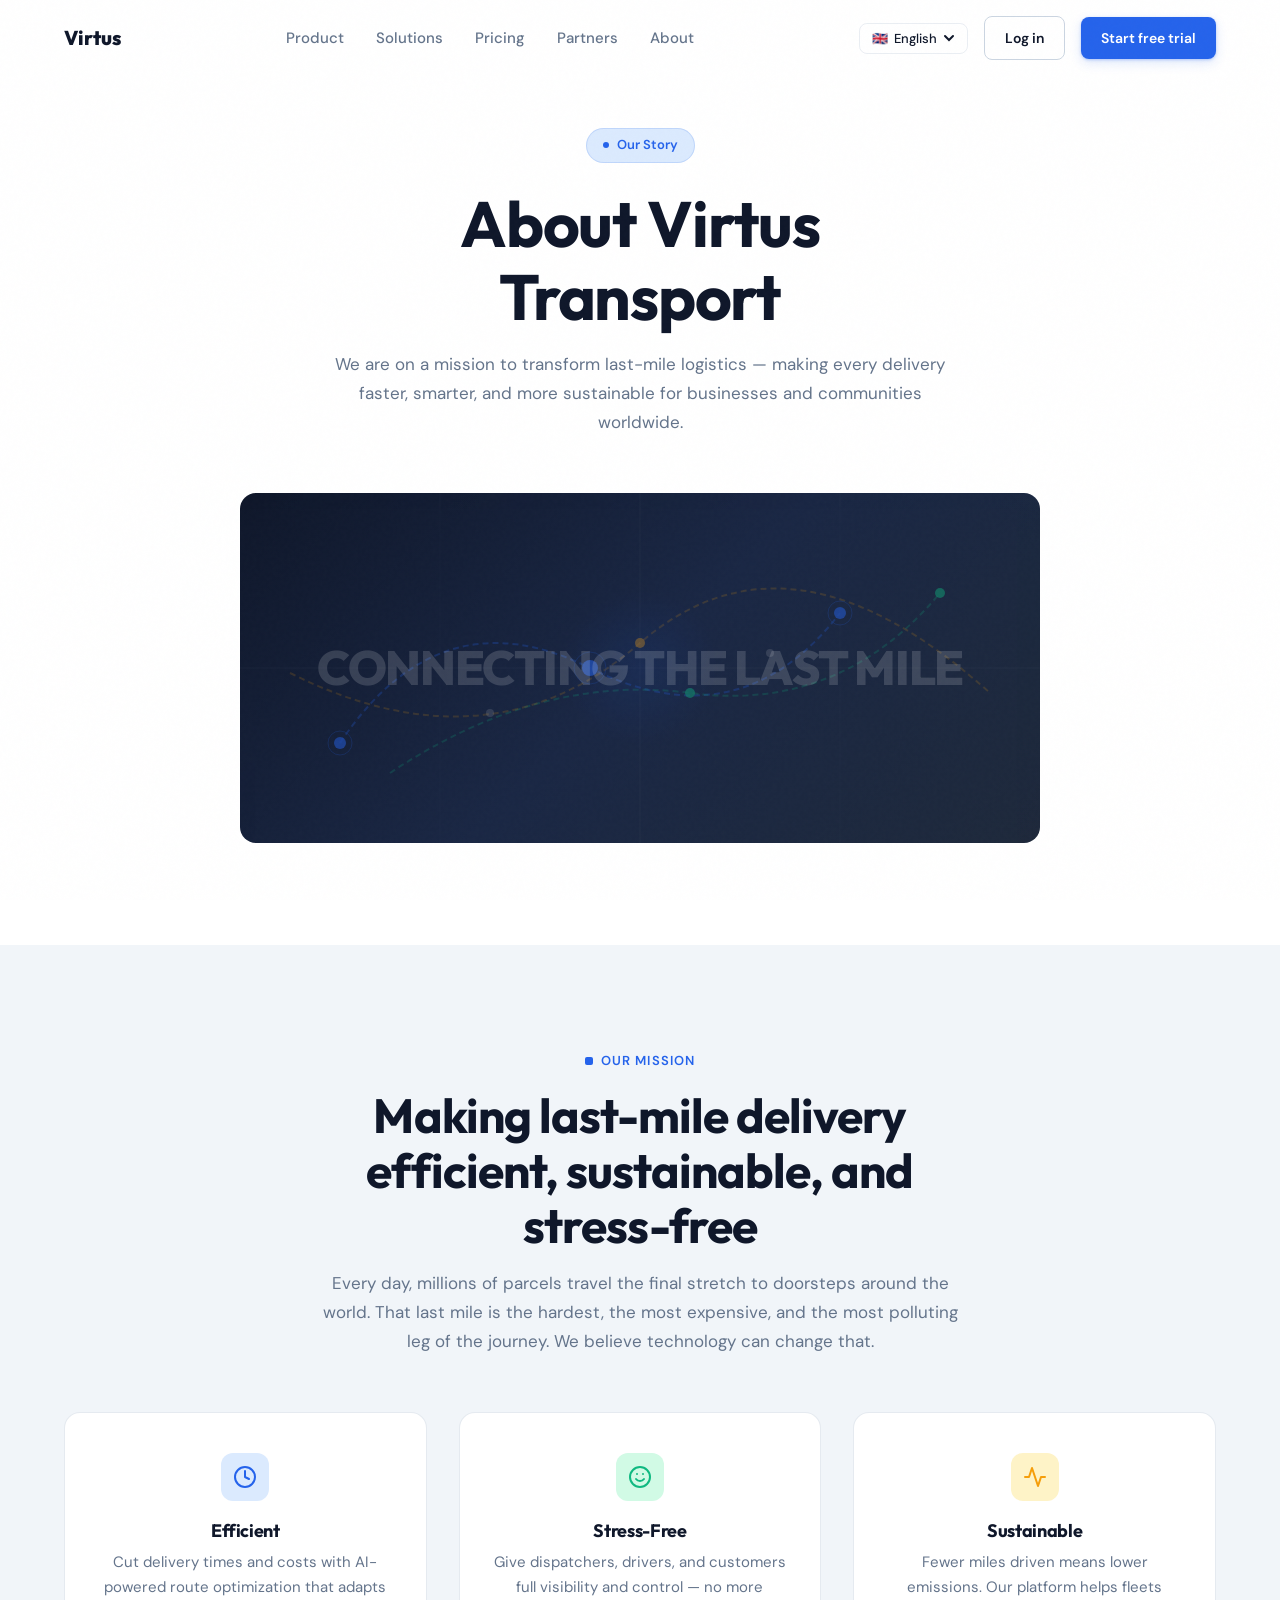
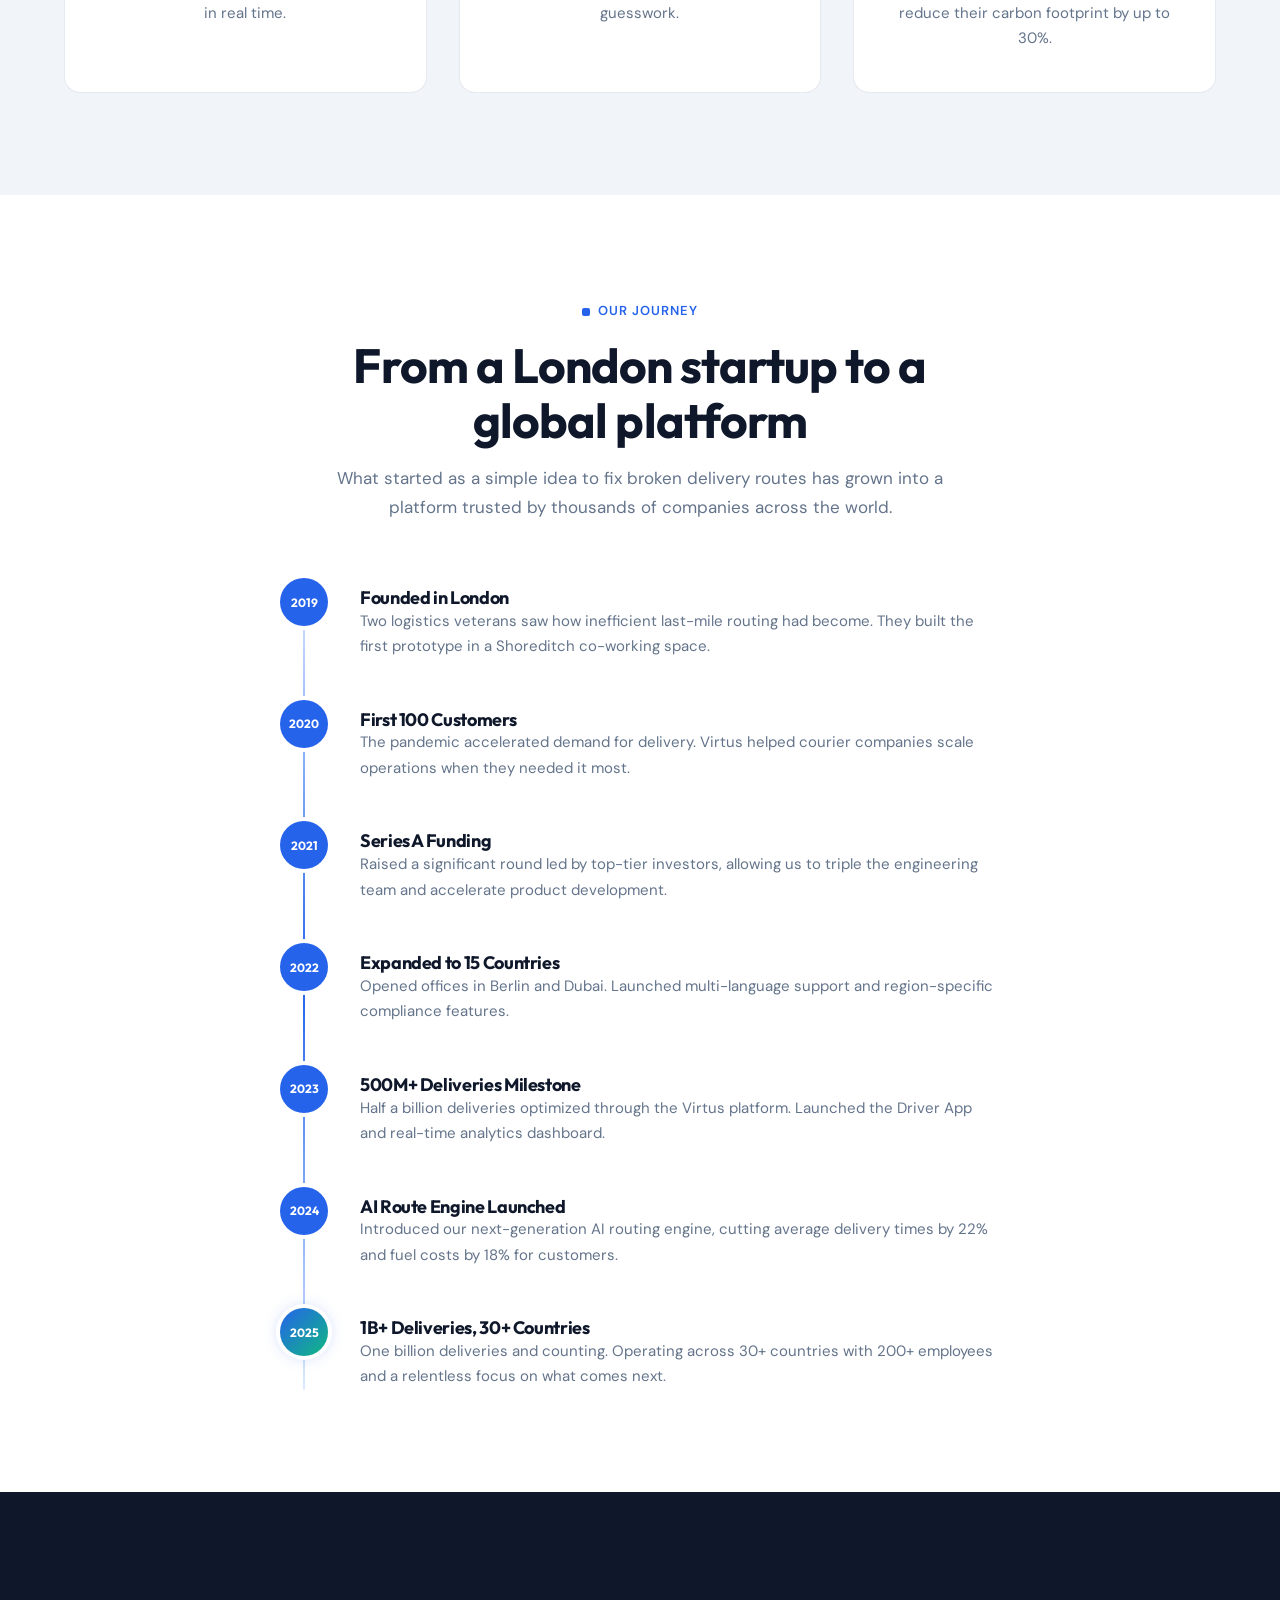
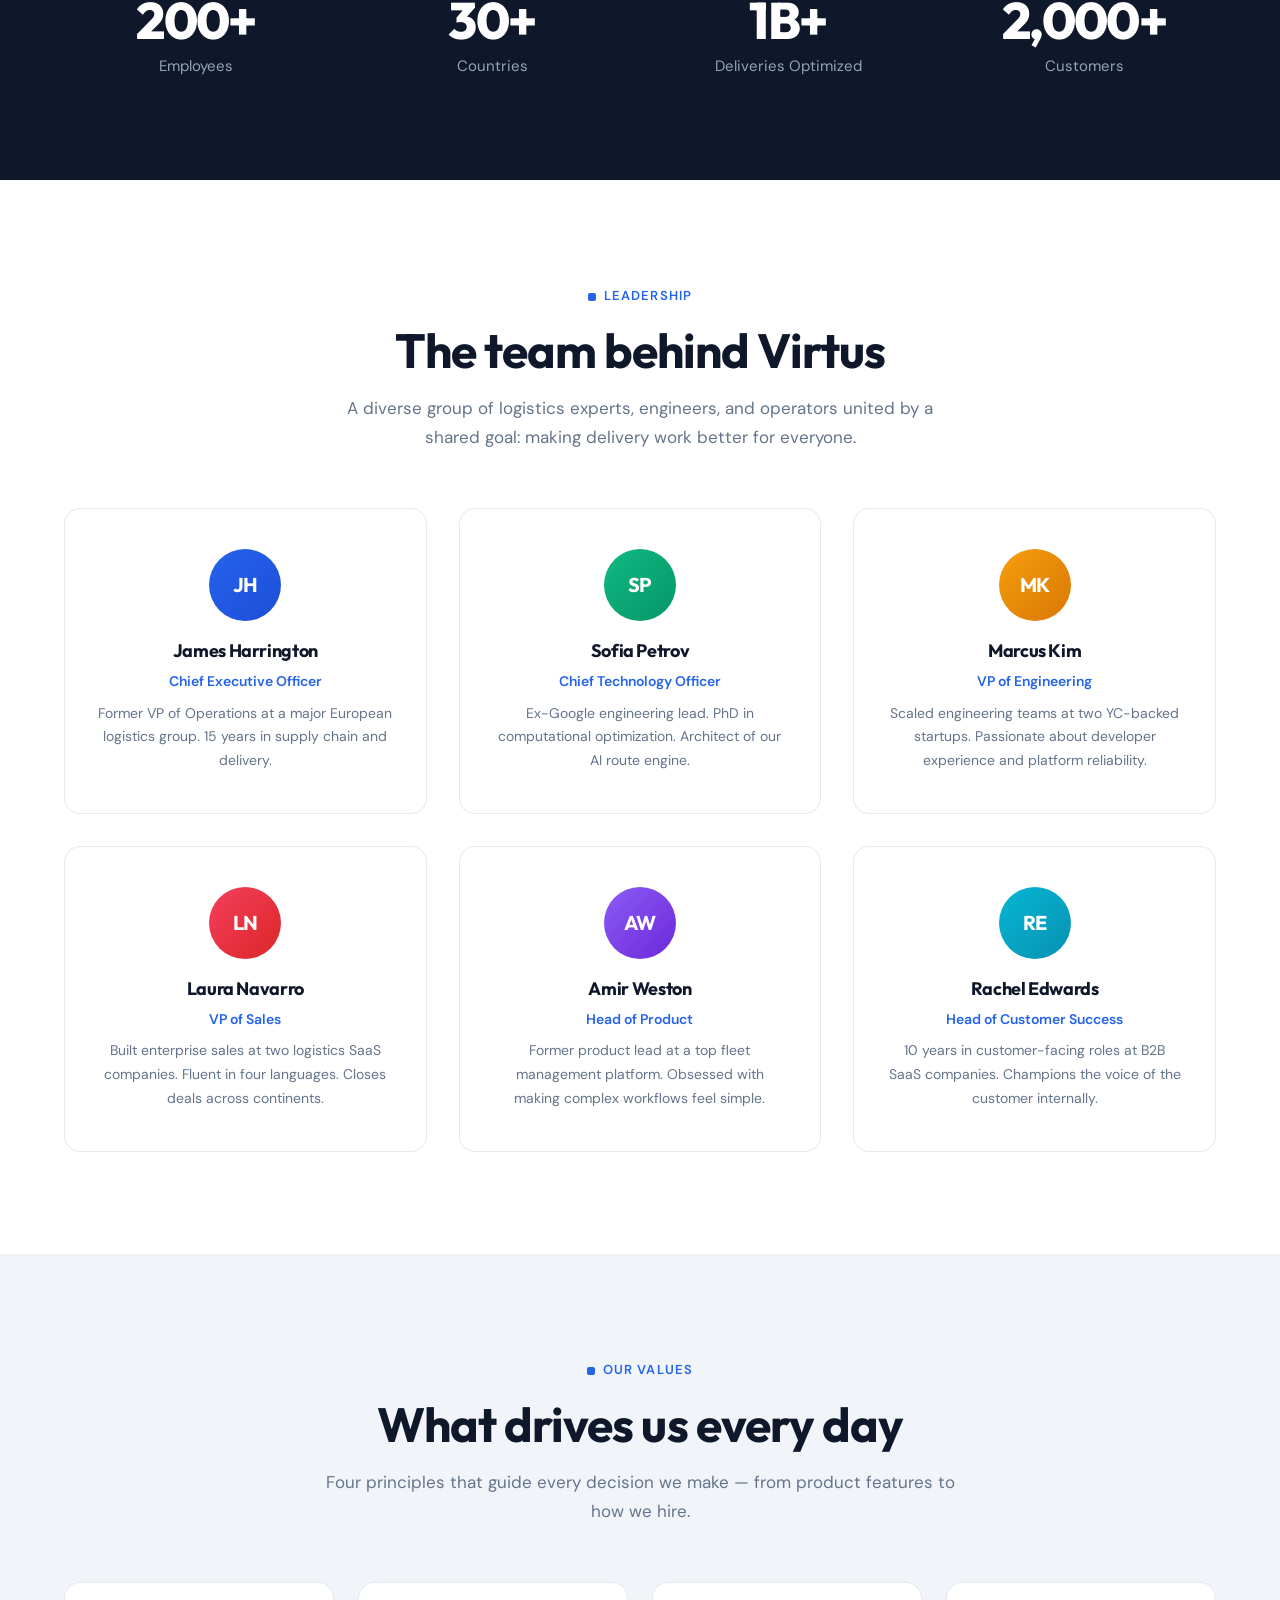
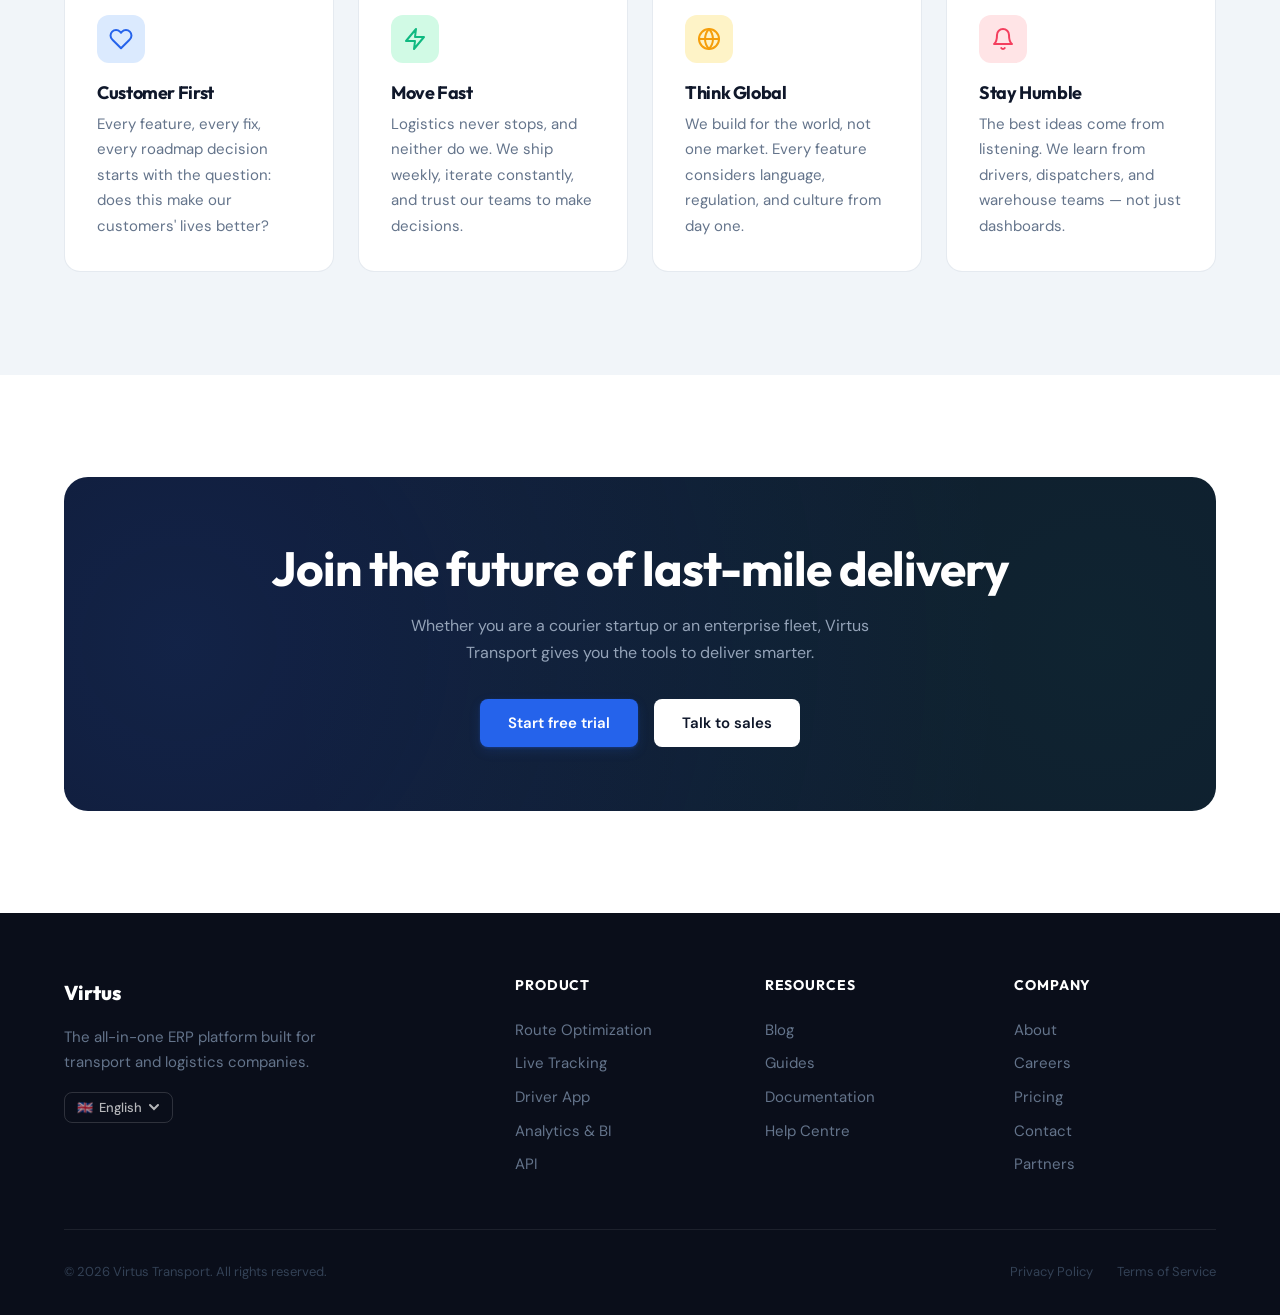
<file: about.html>
<!DOCTYPE html>
<html lang="en">
<head>
  <meta charset="UTF-8">
  <meta name="viewport" content="width=device-width, initial-scale=1.0">
  <title>About — Virtus Transport</title>
  <meta name="description" content="Learn about Virtus Transport — our mission to transform last-mile logistics, our story, and the team behind the platform.">
  <link rel="preconnect" href="https://fonts.googleapis.com">
  <link rel="preconnect" href="https://fonts.gstatic.com" crossorigin>
  <link href="https://fonts.googleapis.com/css2?family=DM+Sans:ital,opsz,wght@0,9..40,400;0,9..40,500;0,9..40,600;0,9..40,700;1,9..40,400&family=Outfit:wght@400;500;600;700;800&family=JetBrains+Mono:wght@400;500&display=swap" rel="stylesheet">
  <link rel="stylesheet" href="assets/css/style.css">
</head>
<body>

  <!-- ===== NAVIGATION ===== -->
  <nav class="nav">
    <div class="container nav-inner">
      <a href="index.html" class="nav-logo">
        Virtus
      </a>
      <div class="nav-links">
        <a href="product.html" data-i18n="nav.product">Product</a>
        <a href="product.html#solutions" data-i18n="nav.solutions">Solutions</a>
        <a href="pricing.html" data-i18n="nav.pricing">Pricing</a>
        <a href="partners.html" data-i18n="nav.partners">Partners</a>
        <a href="about.html" data-i18n="nav.about">About</a>
      </div>
      <div class="nav-cta">
        <span id="lang-switch-nav"></span>
        <a href="login.html" class="btn btn-secondary" data-i18n="nav.login">Log in</a>
        <a href="signup.html" class="btn btn-primary" data-i18n="nav.trial">Start free trial</a>
      </div>
      <button class="nav-toggle" aria-label="Menu">
        <span></span><span></span><span></span>
      </button>
    </div>
  </nav>

  <!-- ===== HERO ===== -->
  <section style="padding-top: 8rem; padding-bottom: var(--section-pad);">
    <div class="container">
      <div class="section-header centered reveal">
        <div class="hero-badge">
          <span class="hero-badge-dot"></span>
          Our Story
        </div>
        <h1>About Virtus Transport</h1>
        <p class="text-lg">We are on a mission to transform last-mile logistics — making every delivery faster, smarter, and more sustainable for businesses and communities worldwide.</p>
      </div>

      <!-- Abstract visual -->
      <div class="reveal reveal-delay-2" style="max-width: 800px; margin: 0 auto; aspect-ratio: 16/7; border-radius: 1rem; overflow: hidden; position: relative; background: linear-gradient(135deg, var(--vtx-navy) 0%, #1a2744 50%, var(--vtx-slate) 100%);">
        <div style="position: absolute; inset: 0; display: flex; align-items: center; justify-content: center;">
          <svg width="100%" height="100%" viewBox="0 0 800 350" fill="none" xmlns="http://www.w3.org/2000/svg" style="opacity: 0.6;">
            <!-- Grid lines -->
            <line x1="0" y1="175" x2="800" y2="175" stroke="rgba(255,255,255,0.05)" stroke-width="1"/>
            <line x1="400" y1="0" x2="400" y2="350" stroke="rgba(255,255,255,0.05)" stroke-width="1"/>
            <line x1="200" y1="0" x2="200" y2="350" stroke="rgba(255,255,255,0.03)" stroke-width="1"/>
            <line x1="600" y1="0" x2="600" y2="350" stroke="rgba(255,255,255,0.03)" stroke-width="1"/>
            <!-- Route paths -->
            <path d="M100,250 Q200,100 350,175 T600,120" stroke="rgba(37,99,235,0.4)" stroke-width="2" fill="none" stroke-dasharray="6,4"/>
            <path d="M150,280 Q300,180 450,200 T700,100" stroke="rgba(16,185,129,0.3)" stroke-width="2" fill="none" stroke-dasharray="6,4"/>
            <path d="M50,180 Q250,280 400,150 T750,200" stroke="rgba(245,158,11,0.25)" stroke-width="2" fill="none" stroke-dasharray="6,4"/>
            <!-- Nodes -->
            <circle cx="100" cy="250" r="6" fill="#2563eb" opacity="0.8"/><circle cx="100" cy="250" r="12" fill="none" stroke="#2563eb" stroke-width="1" opacity="0.3"/>
            <circle cx="350" cy="175" r="8" fill="#2563eb" opacity="0.9"/><circle cx="350" cy="175" r="16" fill="none" stroke="#2563eb" stroke-width="1" opacity="0.3"/>
            <circle cx="600" cy="120" r="6" fill="#2563eb" opacity="0.8"/><circle cx="600" cy="120" r="12" fill="none" stroke="#2563eb" stroke-width="1" opacity="0.3"/>
            <circle cx="450" cy="200" r="5" fill="#10b981" opacity="0.7"/>
            <circle cx="700" cy="100" r="5" fill="#10b981" opacity="0.7"/>
            <circle cx="400" cy="150" r="5" fill="#f59e0b" opacity="0.6"/>
            <circle cx="250" cy="220" r="4" fill="rgba(255,255,255,0.2)"/>
            <circle cx="530" cy="160" r="4" fill="rgba(255,255,255,0.2)"/>
            <!-- Central glow -->
            <circle cx="400" cy="175" r="80" fill="url(#heroGlow)"/>
            <defs>
              <radialGradient id="heroGlow" cx="0.5" cy="0.5" r="0.5">
                <stop offset="0%" stop-color="rgba(37,99,235,0.15)"/>
                <stop offset="100%" stop-color="rgba(37,99,235,0)"/>
              </radialGradient>
            </defs>
          </svg>
        </div>
        <!-- Overlay text -->
        <div style="position: absolute; inset: 0; display: flex; align-items: center; justify-content: center;">
          <div style="text-align: center;">
            <div style="font-family: var(--font-display); font-size: clamp(2rem, 4vw, 3rem); font-weight: 800; color: var(--vtx-white); letter-spacing: -0.03em; opacity: 0.15;">CONNECTING THE LAST MILE</div>
          </div>
        </div>
      </div>
    </div>
  </section>

  <!-- ===== MISSION ===== -->
  <section class="section section-light">
    <div class="container">
      <div class="section-header centered reveal">
        <div class="section-label">Our Mission</div>
        <h2>Making last-mile delivery efficient, sustainable, and stress-free</h2>
        <p>Every day, millions of parcels travel the final stretch to doorsteps around the world. That last mile is the hardest, the most expensive, and the most polluting leg of the journey. We believe technology can change that.</p>
      </div>
      <div class="grid-3">
        <div class="card reveal reveal-delay-1" style="text-align: center; padding: 2.5rem 2rem;">
          <div class="card-icon blue" style="margin: 0 auto 1.25rem;">
            <svg width="24" height="24" viewBox="0 0 24 24" fill="none" stroke="currentColor" stroke-width="2" stroke-linecap="round" stroke-linejoin="round"><circle cx="12" cy="12" r="10"/><polyline points="12,6 12,12 16,14"/></svg>
          </div>
          <h4>Efficient</h4>
          <p>Cut delivery times and costs with AI-powered route optimization that adapts in real time.</p>
        </div>
        <div class="card reveal reveal-delay-2" style="text-align: center; padding: 2.5rem 2rem;">
          <div class="card-icon emerald" style="margin: 0 auto 1.25rem;">
            <svg width="24" height="24" viewBox="0 0 24 24" fill="none" stroke="currentColor" stroke-width="2" stroke-linecap="round" stroke-linejoin="round"><path d="M12 22c5.523 0 10-4.477 10-10S17.523 2 12 2 2 6.477 2 12s4.477 10 10 10z"/><path d="M8 14s1.5 2 4 2 4-2 4-2"/><line x1="9" y1="9" x2="9.01" y2="9"/><line x1="15" y1="9" x2="15.01" y2="9"/></svg>
          </div>
          <h4>Stress-Free</h4>
          <p>Give dispatchers, drivers, and customers full visibility and control — no more guesswork.</p>
        </div>
        <div class="card reveal reveal-delay-3" style="text-align: center; padding: 2.5rem 2rem;">
          <div class="card-icon amber" style="margin: 0 auto 1.25rem;">
            <svg width="24" height="24" viewBox="0 0 24 24" fill="none" stroke="currentColor" stroke-width="2" stroke-linecap="round" stroke-linejoin="round"><path d="M2 12h4l3-9 6 18 3-9h4"/></svg>
          </div>
          <h4>Sustainable</h4>
          <p>Fewer miles driven means lower emissions. Our platform helps fleets reduce their carbon footprint by up to 30%.</p>
        </div>
      </div>
    </div>
  </section>

  <!-- ===== STORY / TIMELINE ===== -->
  <section class="section">
    <div class="container">
      <div class="section-header centered reveal">
        <div class="section-label">Our Journey</div>
        <h2>From a London startup to a global platform</h2>
        <p>What started as a simple idea to fix broken delivery routes has grown into a platform trusted by thousands of companies across the world.</p>
      </div>

      <div style="max-width: 720px; margin: 0 auto; position: relative;">
        <!-- Vertical line -->
        <div style="position: absolute; left: 23px; top: 0; bottom: 0; width: 2px; background: linear-gradient(180deg, var(--vtx-blue-pale), var(--vtx-blue), var(--vtx-blue-pale)); border-radius: 1px;"></div>

        <!-- 2019 -->
        <div class="reveal" style="display: flex; gap: 2rem; align-items: flex-start; margin-bottom: 2.5rem; position: relative;">
          <div style="width: 48px; height: 48px; border-radius: 50%; background: var(--vtx-blue); color: white; display: flex; align-items: center; justify-content: center; font-family: var(--font-display); font-weight: 700; font-size: 0.75rem; flex-shrink: 0; z-index: 1; box-shadow: 0 0 0 4px var(--vtx-white);">2019</div>
          <div style="padding-top: 0.625rem;">
            <h4>Founded in London</h4>
            <p style="font-size: 0.9375rem;">Two logistics veterans saw how inefficient last-mile routing had become. They built the first prototype in a Shoreditch co-working space.</p>
          </div>
        </div>

        <!-- 2020 -->
        <div class="reveal reveal-delay-1" style="display: flex; gap: 2rem; align-items: flex-start; margin-bottom: 2.5rem; position: relative;">
          <div style="width: 48px; height: 48px; border-radius: 50%; background: var(--vtx-blue); color: white; display: flex; align-items: center; justify-content: center; font-family: var(--font-display); font-weight: 700; font-size: 0.75rem; flex-shrink: 0; z-index: 1; box-shadow: 0 0 0 4px var(--vtx-white);">2020</div>
          <div style="padding-top: 0.625rem;">
            <h4>First 100 Customers</h4>
            <p style="font-size: 0.9375rem;">The pandemic accelerated demand for delivery. Virtus helped courier companies scale operations when they needed it most.</p>
          </div>
        </div>

        <!-- 2021 -->
        <div class="reveal reveal-delay-2" style="display: flex; gap: 2rem; align-items: flex-start; margin-bottom: 2.5rem; position: relative;">
          <div style="width: 48px; height: 48px; border-radius: 50%; background: var(--vtx-blue); color: white; display: flex; align-items: center; justify-content: center; font-family: var(--font-display); font-weight: 700; font-size: 0.75rem; flex-shrink: 0; z-index: 1; box-shadow: 0 0 0 4px var(--vtx-white);">2021</div>
          <div style="padding-top: 0.625rem;">
            <h4>Series A Funding</h4>
            <p style="font-size: 0.9375rem;">Raised a significant round led by top-tier investors, allowing us to triple the engineering team and accelerate product development.</p>
          </div>
        </div>

        <!-- 2022 -->
        <div class="reveal" style="display: flex; gap: 2rem; align-items: flex-start; margin-bottom: 2.5rem; position: relative;">
          <div style="width: 48px; height: 48px; border-radius: 50%; background: var(--vtx-blue); color: white; display: flex; align-items: center; justify-content: center; font-family: var(--font-display); font-weight: 700; font-size: 0.75rem; flex-shrink: 0; z-index: 1; box-shadow: 0 0 0 4px var(--vtx-white);">2022</div>
          <div style="padding-top: 0.625rem;">
            <h4>Expanded to 15 Countries</h4>
            <p style="font-size: 0.9375rem;">Opened offices in Berlin and Dubai. Launched multi-language support and region-specific compliance features.</p>
          </div>
        </div>

        <!-- 2023 -->
        <div class="reveal reveal-delay-1" style="display: flex; gap: 2rem; align-items: flex-start; margin-bottom: 2.5rem; position: relative;">
          <div style="width: 48px; height: 48px; border-radius: 50%; background: var(--vtx-blue); color: white; display: flex; align-items: center; justify-content: center; font-family: var(--font-display); font-weight: 700; font-size: 0.75rem; flex-shrink: 0; z-index: 1; box-shadow: 0 0 0 4px var(--vtx-white);">2023</div>
          <div style="padding-top: 0.625rem;">
            <h4>500M+ Deliveries Milestone</h4>
            <p style="font-size: 0.9375rem;">Half a billion deliveries optimized through the Virtus platform. Launched the Driver App and real-time analytics dashboard.</p>
          </div>
        </div>

        <!-- 2024 -->
        <div class="reveal reveal-delay-2" style="display: flex; gap: 2rem; align-items: flex-start; margin-bottom: 2.5rem; position: relative;">
          <div style="width: 48px; height: 48px; border-radius: 50%; background: var(--vtx-blue); color: white; display: flex; align-items: center; justify-content: center; font-family: var(--font-display); font-weight: 700; font-size: 0.75rem; flex-shrink: 0; z-index: 1; box-shadow: 0 0 0 4px var(--vtx-white);">2024</div>
          <div style="padding-top: 0.625rem;">
            <h4>AI Route Engine Launched</h4>
            <p style="font-size: 0.9375rem;">Introduced our next-generation AI routing engine, cutting average delivery times by 22% and fuel costs by 18% for customers.</p>
          </div>
        </div>

        <!-- 2025 -->
        <div class="reveal" style="display: flex; gap: 2rem; align-items: flex-start; position: relative;">
          <div style="width: 48px; height: 48px; border-radius: 50%; background: linear-gradient(135deg, var(--vtx-blue), var(--vtx-emerald)); color: white; display: flex; align-items: center; justify-content: center; font-family: var(--font-display); font-weight: 700; font-size: 0.75rem; flex-shrink: 0; z-index: 1; box-shadow: 0 0 0 4px var(--vtx-white), 0 0 16px rgba(37,99,235,0.3);">2025</div>
          <div style="padding-top: 0.625rem;">
            <h4>1B+ Deliveries, 30+ Countries</h4>
            <p style="font-size: 0.9375rem;">One billion deliveries and counting. Operating across 30+ countries with 200+ employees and a relentless focus on what comes next.</p>
          </div>
        </div>
      </div>
    </div>
  </section>

  <!-- ===== STATS BAR ===== -->
  <section class="section section-dark">
    <div class="container">
      <div style="display: grid; grid-template-columns: repeat(4, 1fr); gap: 2rem; text-align: center;" class="reveal">
        <div class="stat-item">
          <div class="stat-number">200+</div>
          <div class="stat-label" style="color: var(--vtx-light);">Employees</div>
        </div>
        <div class="stat-item">
          <div class="stat-number">30+</div>
          <div class="stat-label" style="color: var(--vtx-light);">Countries</div>
        </div>
        <div class="stat-item">
          <div class="stat-number">1B+</div>
          <div class="stat-label" style="color: var(--vtx-light);">Deliveries Optimized</div>
        </div>
        <div class="stat-item">
          <div class="stat-number">2,000+</div>
          <div class="stat-label" style="color: var(--vtx-light);">Customers</div>
        </div>
      </div>
    </div>
  </section>

  <!-- ===== TEAM ===== -->
  <section class="section">
    <div class="container">
      <div class="section-header centered reveal">
        <div class="section-label">Leadership</div>
        <h2>The team behind Virtus</h2>
        <p>A diverse group of logistics experts, engineers, and operators united by a shared goal: making delivery work better for everyone.</p>
      </div>

      <div class="grid-3">
        <!-- CEO -->
        <div class="card reveal reveal-delay-1" style="text-align: center; padding: 2.5rem 2rem;">
          <div style="width: 72px; height: 72px; border-radius: 50%; background: linear-gradient(135deg, var(--vtx-blue), var(--vtx-blue-deep)); color: var(--vtx-white); display: flex; align-items: center; justify-content: center; font-family: var(--font-display); font-weight: 700; font-size: 1.25rem; margin: 0 auto 1.25rem; letter-spacing: -0.02em;">JH</div>
          <h4>James Harrington</h4>
          <p style="font-size: 0.875rem; color: var(--vtx-blue); font-weight: 600; margin-bottom: 0.5rem;">Chief Executive Officer</p>
          <p style="font-size: 0.875rem;">Former VP of Operations at a major European logistics group. 15 years in supply chain and delivery.</p>
        </div>

        <!-- CTO -->
        <div class="card reveal reveal-delay-2" style="text-align: center; padding: 2.5rem 2rem;">
          <div style="width: 72px; height: 72px; border-radius: 50%; background: linear-gradient(135deg, var(--vtx-emerald), #059669); color: var(--vtx-white); display: flex; align-items: center; justify-content: center; font-family: var(--font-display); font-weight: 700; font-size: 1.25rem; margin: 0 auto 1.25rem; letter-spacing: -0.02em;">SP</div>
          <h4>Sofia Petrov</h4>
          <p style="font-size: 0.875rem; color: var(--vtx-blue); font-weight: 600; margin-bottom: 0.5rem;">Chief Technology Officer</p>
          <p style="font-size: 0.875rem;">Ex-Google engineering lead. PhD in computational optimization. Architect of our AI route engine.</p>
        </div>

        <!-- VP Engineering -->
        <div class="card reveal reveal-delay-3" style="text-align: center; padding: 2.5rem 2rem;">
          <div style="width: 72px; height: 72px; border-radius: 50%; background: linear-gradient(135deg, var(--vtx-amber), #d97706); color: var(--vtx-white); display: flex; align-items: center; justify-content: center; font-family: var(--font-display); font-weight: 700; font-size: 1.25rem; margin: 0 auto 1.25rem; letter-spacing: -0.02em;">MK</div>
          <h4>Marcus Kim</h4>
          <p style="font-size: 0.875rem; color: var(--vtx-blue); font-weight: 600; margin-bottom: 0.5rem;">VP of Engineering</p>
          <p style="font-size: 0.875rem;">Scaled engineering teams at two YC-backed startups. Passionate about developer experience and platform reliability.</p>
        </div>

        <!-- VP Sales -->
        <div class="card reveal reveal-delay-1" style="text-align: center; padding: 2.5rem 2rem;">
          <div style="width: 72px; height: 72px; border-radius: 50%; background: linear-gradient(135deg, var(--vtx-rose), #dc2626); color: var(--vtx-white); display: flex; align-items: center; justify-content: center; font-family: var(--font-display); font-weight: 700; font-size: 1.25rem; margin: 0 auto 1.25rem; letter-spacing: -0.02em;">LN</div>
          <h4>Laura Navarro</h4>
          <p style="font-size: 0.875rem; color: var(--vtx-blue); font-weight: 600; margin-bottom: 0.5rem;">VP of Sales</p>
          <p style="font-size: 0.875rem;">Built enterprise sales at two logistics SaaS companies. Fluent in four languages. Closes deals across continents.</p>
        </div>

        <!-- Head of Product -->
        <div class="card reveal reveal-delay-2" style="text-align: center; padding: 2.5rem 2rem;">
          <div style="width: 72px; height: 72px; border-radius: 50%; background: linear-gradient(135deg, #8b5cf6, #6d28d9); color: var(--vtx-white); display: flex; align-items: center; justify-content: center; font-family: var(--font-display); font-weight: 700; font-size: 1.25rem; margin: 0 auto 1.25rem; letter-spacing: -0.02em;">AW</div>
          <h4>Amir Weston</h4>
          <p style="font-size: 0.875rem; color: var(--vtx-blue); font-weight: 600; margin-bottom: 0.5rem;">Head of Product</p>
          <p style="font-size: 0.875rem;">Former product lead at a top fleet management platform. Obsessed with making complex workflows feel simple.</p>
        </div>

        <!-- Head of Customer Success -->
        <div class="card reveal reveal-delay-3" style="text-align: center; padding: 2.5rem 2rem;">
          <div style="width: 72px; height: 72px; border-radius: 50%; background: linear-gradient(135deg, #06b6d4, #0891b2); color: var(--vtx-white); display: flex; align-items: center; justify-content: center; font-family: var(--font-display); font-weight: 700; font-size: 1.25rem; margin: 0 auto 1.25rem; letter-spacing: -0.02em;">RE</div>
          <h4>Rachel Edwards</h4>
          <p style="font-size: 0.875rem; color: var(--vtx-blue); font-weight: 600; margin-bottom: 0.5rem;">Head of Customer Success</p>
          <p style="font-size: 0.875rem;">10 years in customer-facing roles at B2B SaaS companies. Champions the voice of the customer internally.</p>
        </div>
      </div>
    </div>
  </section>

  <!-- ===== VALUES ===== -->
  <section class="section section-light">
    <div class="container">
      <div class="section-header centered reveal">
        <div class="section-label">Our Values</div>
        <h2>What drives us every day</h2>
        <p>Four principles that guide every decision we make — from product features to how we hire.</p>
      </div>

      <div class="grid-4">
        <!-- Customer First -->
        <div class="card reveal reveal-delay-1" style="padding: 2rem;">
          <div class="card-icon blue">
            <svg width="24" height="24" viewBox="0 0 24 24" fill="none" stroke="currentColor" stroke-width="2" stroke-linecap="round" stroke-linejoin="round"><path d="M20.84 4.61a5.5 5.5 0 0 0-7.78 0L12 5.67l-1.06-1.06a5.5 5.5 0 0 0-7.78 7.78l1.06 1.06L12 21.23l7.78-7.78 1.06-1.06a5.5 5.5 0 0 0 0-7.78z"/></svg>
          </div>
          <h4>Customer First</h4>
          <p>Every feature, every fix, every roadmap decision starts with the question: does this make our customers' lives better?</p>
        </div>

        <!-- Move Fast -->
        <div class="card reveal reveal-delay-2" style="padding: 2rem;">
          <div class="card-icon emerald">
            <svg width="24" height="24" viewBox="0 0 24 24" fill="none" stroke="currentColor" stroke-width="2" stroke-linecap="round" stroke-linejoin="round"><polygon points="13 2 3 14 12 14 11 22 21 10 12 10 13 2"/></svg>
          </div>
          <h4>Move Fast</h4>
          <p>Logistics never stops, and neither do we. We ship weekly, iterate constantly, and trust our teams to make decisions.</p>
        </div>

        <!-- Think Global -->
        <div class="card reveal reveal-delay-3" style="padding: 2rem;">
          <div class="card-icon amber">
            <svg width="24" height="24" viewBox="0 0 24 24" fill="none" stroke="currentColor" stroke-width="2" stroke-linecap="round" stroke-linejoin="round"><circle cx="12" cy="12" r="10"/><line x1="2" y1="12" x2="22" y2="12"/><path d="M12 2a15.3 15.3 0 0 1 4 10 15.3 15.3 0 0 1-4 10 15.3 15.3 0 0 1-4-10 15.3 15.3 0 0 1 4-10z"/></svg>
          </div>
          <h4>Think Global</h4>
          <p>We build for the world, not one market. Every feature considers language, regulation, and culture from day one.</p>
        </div>

        <!-- Stay Humble -->
        <div class="card reveal reveal-delay-4" style="padding: 2rem;">
          <div class="card-icon rose">
            <svg width="24" height="24" viewBox="0 0 24 24" fill="none" stroke="currentColor" stroke-width="2" stroke-linecap="round" stroke-linejoin="round"><path d="M18 8A6 6 0 0 0 6 8c0 7-3 9-3 9h18s-3-2-3-9"/><path d="M13.73 21a2 2 0 0 1-3.46 0"/></svg>
          </div>
          <h4>Stay Humble</h4>
          <p>The best ideas come from listening. We learn from drivers, dispatchers, and warehouse teams — not just dashboards.</p>
        </div>
      </div>
    </div>
  </section>

  <!-- ===== CTA BANNER ===== -->
  <section class="section">
    <div class="container">
      <div class="cta-banner reveal">
        <h2>Join the future of last-mile delivery</h2>
        <p>Whether you are a courier startup or an enterprise fleet, Virtus Transport gives you the tools to deliver smarter.</p>
        <div class="btn-group">
          <a href="signup.html" class="btn btn-primary">Start free trial</a>
          <a href="contact.html" class="btn btn-white">Talk to sales</a>
        </div>
      </div>
    </div>
  </section>

  <footer class="footer">
    <div class="container">
      <div class="footer-grid">
        <div class="footer-brand">
          <a href="index.html" class="nav-logo" style="color: var(--vtx-white);">
            Virtus
          </a>
          <p data-i18n="footer.tagline">The complete last-mile delivery management platform for modern transport companies.</p>
          <div style="margin-top: 1rem;" id="lang-switch-footer"></div>
        </div>
        <div class="footer-col">
          <h5 data-i18n="footer.product">Product</h5>
          <a href="product.html">Route Optimization</a>
          <a href="product.html">Live Tracking</a>
          <a href="product.html">Driver App</a>
          <a href="product.html" data-i18n="solution.analytics">Analytics</a>
          <a href="product.html">API</a>
        </div>
        <div class="footer-col">
          <h5 data-i18n="footer.resources">Resources</h5>
          <a href="resources.html" data-i18n="footer.blog">Blog</a>
          <a href="resources.html" data-i18n="footer.guides">Guides</a>
          <a href="docs.html" data-i18n="footer.docs">Documentation</a>
          <a href="help.html" data-i18n="footer.help">Help Centre</a>
        </div>
        <div class="footer-col">
          <h5 data-i18n="footer.company">Company</h5>
          <a href="about.html" data-i18n="footer.about">About</a>
          <a href="careers.html" data-i18n="footer.careers">Careers</a>
          <a href="pricing.html" data-i18n="footer.pricing">Pricing</a>
          <a href="contact.html" data-i18n="footer.contact">Contact</a>
          <a href="partners.html" data-i18n="footer.partners">Partners</a>
        </div>
      </div>
      <div class="footer-bottom">
        <span data-i18n="footer.copyright">&copy; 2026 Virtus Transport. All rights reserved.</span>
        <div class="footer-bottom-links">
          <a href="privacy.html" data-i18n="footer.privacy">Privacy Policy</a>
          <a href="terms.html" data-i18n="footer.terms">Terms of Service</a>
        </div>
      </div>
    </div>
  </footer>
  <script src="assets/js/i18n.js"></script>
  <script src="assets/js/main.js"></script>

</body>
</html>
</file>
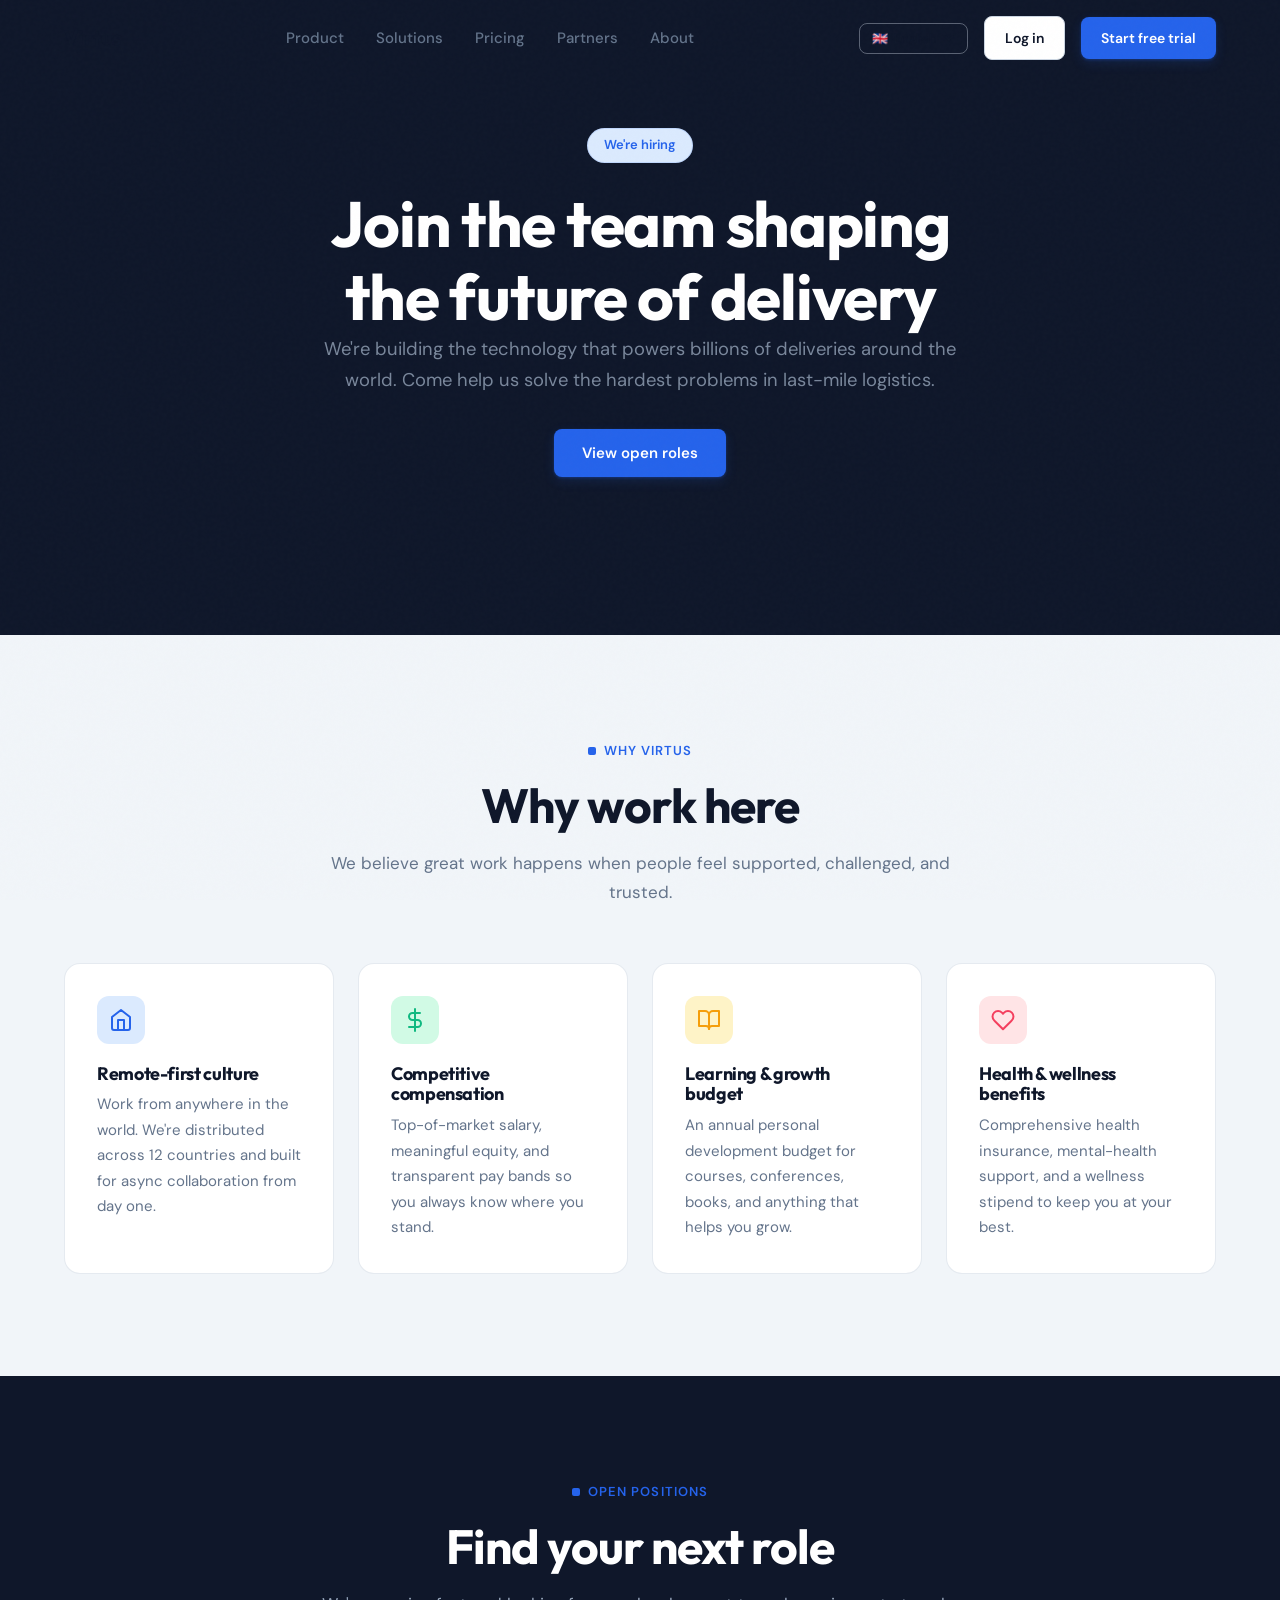
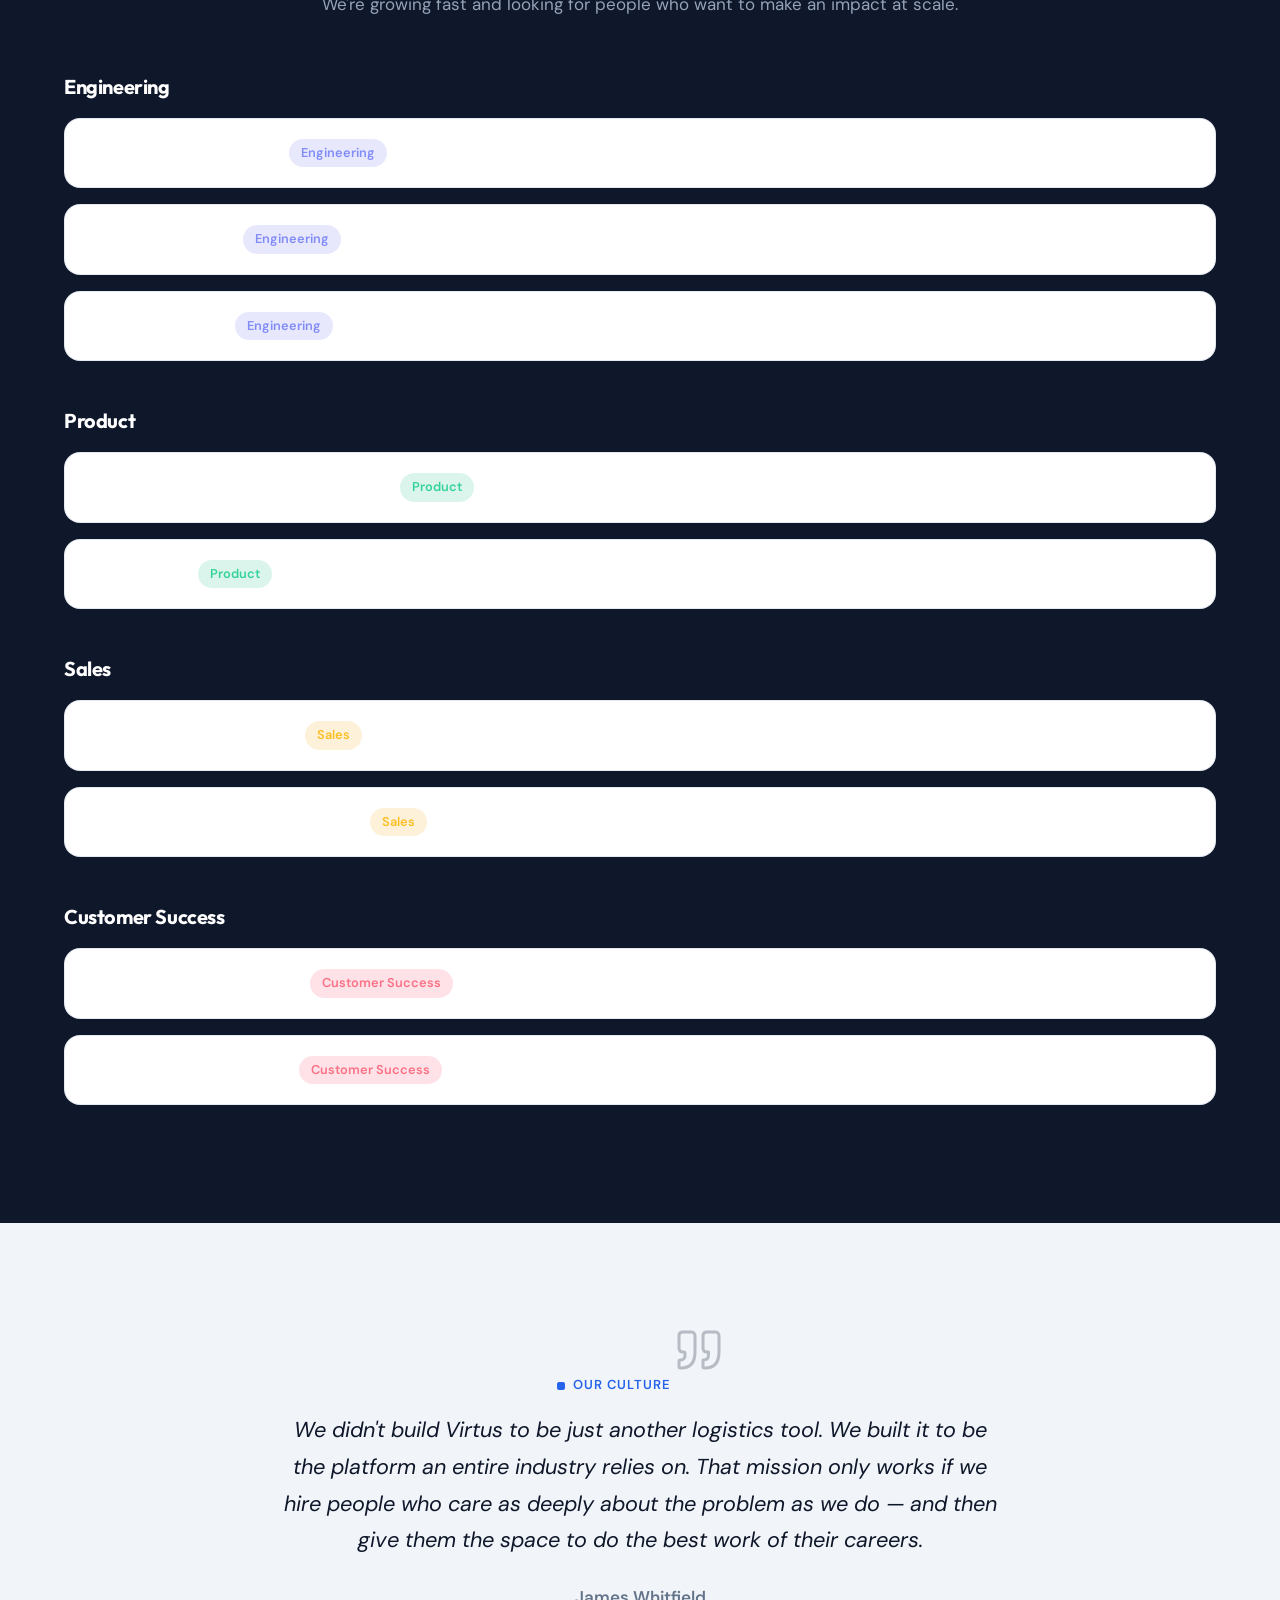
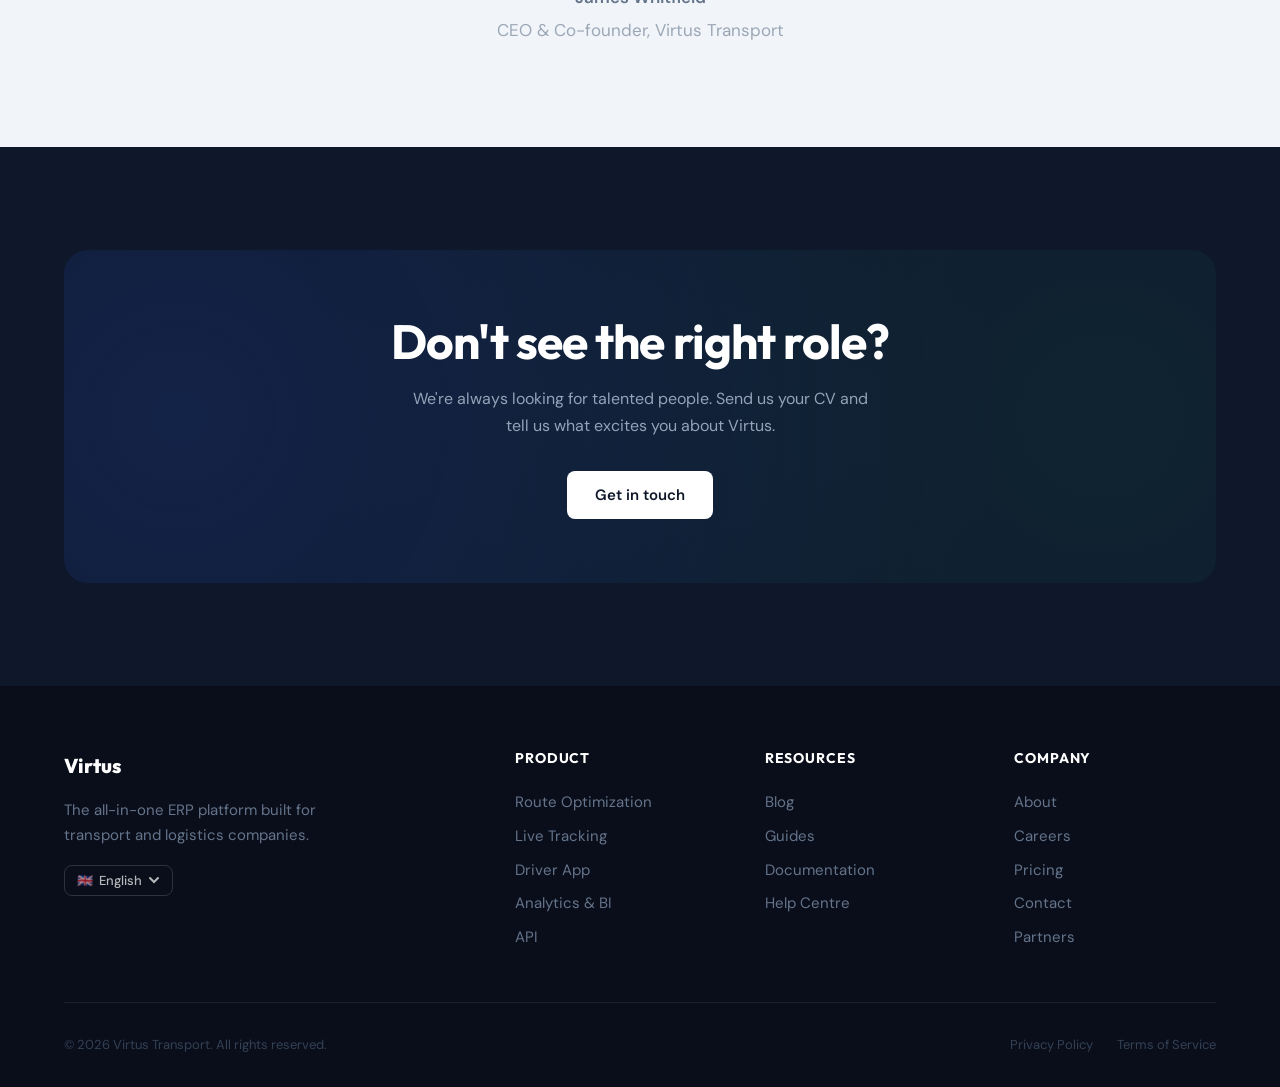
<file: careers.html>
<!DOCTYPE html>
<html lang="en">
<head>
  <meta charset="UTF-8">
  <meta name="viewport" content="width=device-width, initial-scale=1.0">
  <title>Careers — Virtus Transport</title>
  <link rel="preconnect" href="https://fonts.googleapis.com">
  <link rel="preconnect" href="https://fonts.gstatic.com" crossorigin>
  <link href="https://fonts.googleapis.com/css2?family=DM+Sans:ital,opsz,wght@0,9..40,400;0,9..40,500;0,9..40,600;0,9..40,700;1,9..40,400&family=Outfit:wght@400;500;600;700;800&family=JetBrains+Mono:wght@400;500&display=swap" rel="stylesheet">
  <link rel="stylesheet" href="assets/css/style.css">
</head>
<body>

<nav class="nav">
  <div class="container nav-inner">
    <a href="index.html" class="nav-logo">Virtus</a>
    <div class="nav-links">
      <a href="product.html" data-i18n="nav.product">Product</a>
      <a href="product.html#solutions" data-i18n="nav.solutions">Solutions</a>
      <a href="pricing.html" data-i18n="nav.pricing">Pricing</a>
      <a href="partners.html" data-i18n="nav.partners">Partners</a>
      <a href="about.html" data-i18n="nav.about">About</a>
    </div>
    <div class="nav-cta">
      <span id="lang-switch-nav"></span>
      <a href="login.html" class="btn btn-secondary" data-i18n="nav.login">Log in</a>
      <a href="signup.html" class="btn btn-primary" data-i18n="nav.trial">Start free trial</a>
    </div>
    <button class="nav-toggle" aria-label="Menu"><span></span><span></span><span></span></button>
  </div>
</nav>

<!-- Hero -->
<section class="section section-dark" style="padding-top: 8rem;">
  <div class="container">
    <div class="section-header centered reveal">
      <span class="hero-badge">We're hiring</span>
      <h1>Join the team shaping the future of delivery</h1>
      <p style="max-width: 640px; margin: 0 auto; font-size: 1.15rem; opacity: .8;">We're building the technology that powers billions of deliveries around the world. Come help us solve the hardest problems in last-mile logistics.</p>
      <div style="margin-top: 2rem;">
        <a href="#open-positions" class="btn btn-primary">View open roles</a>
      </div>
    </div>
  </div>
</section>

<!-- Why Work Here -->
<section class="section section-light">
  <div class="container">
    <div class="section-header centered reveal">
      <span class="section-label">Why Virtus</span>
      <h2>Why work here</h2>
      <p>We believe great work happens when people feel supported, challenged, and trusted.</p>
    </div>
    <div class="grid-4">
      <div class="card reveal reveal-delay-1">
        <div class="card-icon blue">
          <svg width="24" height="24" viewBox="0 0 24 24" fill="none" stroke="currentColor" stroke-width="2" stroke-linecap="round" stroke-linejoin="round"><path d="M3 9l9-7 9 7v11a2 2 0 0 1-2 2H5a2 2 0 0 1-2-2z"/><polyline points="9 22 9 12 15 12 15 22"/></svg>
        </div>
        <h4>Remote-first culture</h4>
        <p>Work from anywhere in the world. We're distributed across 12 countries and built for async collaboration from day one.</p>
      </div>
      <div class="card reveal reveal-delay-2">
        <div class="card-icon emerald">
          <svg width="24" height="24" viewBox="0 0 24 24" fill="none" stroke="currentColor" stroke-width="2" stroke-linecap="round" stroke-linejoin="round"><line x1="12" y1="1" x2="12" y2="23"/><path d="M17 5H9.5a3.5 3.5 0 0 0 0 7h5a3.5 3.5 0 0 1 0 7H6"/></svg>
        </div>
        <h4>Competitive compensation</h4>
        <p>Top-of-market salary, meaningful equity, and transparent pay bands so you always know where you stand.</p>
      </div>
      <div class="card reveal reveal-delay-3">
        <div class="card-icon amber">
          <svg width="24" height="24" viewBox="0 0 24 24" fill="none" stroke="currentColor" stroke-width="2" stroke-linecap="round" stroke-linejoin="round"><path d="M2 3h6a4 4 0 0 1 4 4v14a3 3 0 0 0-3-3H2z"/><path d="M22 3h-6a4 4 0 0 0-4 4v14a3 3 0 0 1 3-3h7z"/></svg>
        </div>
        <h4>Learning &amp; growth budget</h4>
        <p>An annual personal development budget for courses, conferences, books, and anything that helps you grow.</p>
      </div>
      <div class="card reveal reveal-delay-4">
        <div class="card-icon rose">
          <svg width="24" height="24" viewBox="0 0 24 24" fill="none" stroke="currentColor" stroke-width="2" stroke-linecap="round" stroke-linejoin="round"><path d="M20.84 4.61a5.5 5.5 0 0 0-7.78 0L12 5.67l-1.06-1.06a5.5 5.5 0 0 0-7.78 7.78l1.06 1.06L12 21.23l7.78-7.78 1.06-1.06a5.5 5.5 0 0 0 0-7.78z"/></svg>
        </div>
        <h4>Health &amp; wellness benefits</h4>
        <p>Comprehensive health insurance, mental-health support, and a wellness stipend to keep you at your best.</p>
      </div>
    </div>
  </div>
</section>

<!-- Open Positions -->
<section id="open-positions" class="section section-dark">
  <div class="container">
    <div class="section-header centered reveal">
      <span class="section-label">Open positions</span>
      <h2>Find your next role</h2>
      <p>We're growing fast and looking for people who want to make an impact at scale.</p>
    </div>

    <!-- Engineering -->
    <div class="reveal" style="margin-bottom: 3rem;">
      <h3 style="margin-bottom: 1.25rem; font-size: 1.25rem;">Engineering</h3>
      <div style="display: flex; flex-direction: column; gap: 1rem;">

        <a href="careers.html" class="card" style="display: flex; align-items: center; justify-content: space-between; flex-wrap: wrap; gap: 1rem; padding: 1.25rem 1.5rem; text-decoration: none;">
          <div style="display: flex; align-items: center; gap: 1rem; flex-wrap: wrap;">
            <h4 style="margin: 0; font-size: 1.05rem;">Senior Backend Engineer</h4>
            <span style="background: rgba(99,102,241,.15); color: #818cf8; padding: .25rem .75rem; border-radius: 999px; font-size: .8rem; font-weight: 600;">Engineering</span>
          </div>
          <div style="display: flex; align-items: center; gap: 1.5rem; opacity: .7; font-size: .9rem;">
            <span style="display: flex; align-items: center; gap: .35rem;">
              <svg width="16" height="16" viewBox="0 0 24 24" fill="none" stroke="currentColor" stroke-width="2" stroke-linecap="round" stroke-linejoin="round"><path d="M21 10c0 7-9 13-9 13s-9-6-9-13a9 9 0 0 1 18 0z"/><circle cx="12" cy="10" r="3"/></svg>
              Remote
            </span>
            <span style="display: flex; align-items: center; gap: .35rem;">
              <svg width="16" height="16" viewBox="0 0 24 24" fill="none" stroke="currentColor" stroke-width="2" stroke-linecap="round" stroke-linejoin="round"><circle cx="12" cy="12" r="10"/><polyline points="12 6 12 12 16 14"/></svg>
              Full-time
            </span>
          </div>
        </a>

        <a href="careers.html" class="card" style="display: flex; align-items: center; justify-content: space-between; flex-wrap: wrap; gap: 1rem; padding: 1.25rem 1.5rem; text-decoration: none;">
          <div style="display: flex; align-items: center; gap: 1rem; flex-wrap: wrap;">
            <h4 style="margin: 0; font-size: 1.05rem;">Frontend Engineer</h4>
            <span style="background: rgba(99,102,241,.15); color: #818cf8; padding: .25rem .75rem; border-radius: 999px; font-size: .8rem; font-weight: 600;">Engineering</span>
          </div>
          <div style="display: flex; align-items: center; gap: 1.5rem; opacity: .7; font-size: .9rem;">
            <span style="display: flex; align-items: center; gap: .35rem;">
              <svg width="16" height="16" viewBox="0 0 24 24" fill="none" stroke="currentColor" stroke-width="2" stroke-linecap="round" stroke-linejoin="round"><path d="M21 10c0 7-9 13-9 13s-9-6-9-13a9 9 0 0 1 18 0z"/><circle cx="12" cy="10" r="3"/></svg>
              Remote
            </span>
            <span style="display: flex; align-items: center; gap: .35rem;">
              <svg width="16" height="16" viewBox="0 0 24 24" fill="none" stroke="currentColor" stroke-width="2" stroke-linecap="round" stroke-linejoin="round"><circle cx="12" cy="12" r="10"/><polyline points="12 6 12 12 16 14"/></svg>
              Full-time
            </span>
          </div>
        </a>

        <a href="careers.html" class="card" style="display: flex; align-items: center; justify-content: space-between; flex-wrap: wrap; gap: 1rem; padding: 1.25rem 1.5rem; text-decoration: none;">
          <div style="display: flex; align-items: center; gap: 1rem; flex-wrap: wrap;">
            <h4 style="margin: 0; font-size: 1.05rem;">DevOps Engineer</h4>
            <span style="background: rgba(99,102,241,.15); color: #818cf8; padding: .25rem .75rem; border-radius: 999px; font-size: .8rem; font-weight: 600;">Engineering</span>
          </div>
          <div style="display: flex; align-items: center; gap: 1.5rem; opacity: .7; font-size: .9rem;">
            <span style="display: flex; align-items: center; gap: .35rem;">
              <svg width="16" height="16" viewBox="0 0 24 24" fill="none" stroke="currentColor" stroke-width="2" stroke-linecap="round" stroke-linejoin="round"><path d="M21 10c0 7-9 13-9 13s-9-6-9-13a9 9 0 0 1 18 0z"/><circle cx="12" cy="10" r="3"/></svg>
              London / Remote
            </span>
            <span style="display: flex; align-items: center; gap: .35rem;">
              <svg width="16" height="16" viewBox="0 0 24 24" fill="none" stroke="currentColor" stroke-width="2" stroke-linecap="round" stroke-linejoin="round"><circle cx="12" cy="12" r="10"/><polyline points="12 6 12 12 16 14"/></svg>
              Full-time
            </span>
          </div>
        </a>

      </div>
    </div>

    <!-- Product -->
    <div class="reveal" style="margin-bottom: 3rem;">
      <h3 style="margin-bottom: 1.25rem; font-size: 1.25rem;">Product</h3>
      <div style="display: flex; flex-direction: column; gap: 1rem;">

        <a href="careers.html" class="card" style="display: flex; align-items: center; justify-content: space-between; flex-wrap: wrap; gap: 1rem; padding: 1.25rem 1.5rem; text-decoration: none;">
          <div style="display: flex; align-items: center; gap: 1rem; flex-wrap: wrap;">
            <h4 style="margin: 0; font-size: 1.05rem;">Product Manager — Route Optimization</h4>
            <span style="background: rgba(16,185,129,.15); color: #34d399; padding: .25rem .75rem; border-radius: 999px; font-size: .8rem; font-weight: 600;">Product</span>
          </div>
          <div style="display: flex; align-items: center; gap: 1.5rem; opacity: .7; font-size: .9rem;">
            <span style="display: flex; align-items: center; gap: .35rem;">
              <svg width="16" height="16" viewBox="0 0 24 24" fill="none" stroke="currentColor" stroke-width="2" stroke-linecap="round" stroke-linejoin="round"><path d="M21 10c0 7-9 13-9 13s-9-6-9-13a9 9 0 0 1 18 0z"/><circle cx="12" cy="10" r="3"/></svg>
              Remote
            </span>
            <span style="display: flex; align-items: center; gap: .35rem;">
              <svg width="16" height="16" viewBox="0 0 24 24" fill="none" stroke="currentColor" stroke-width="2" stroke-linecap="round" stroke-linejoin="round"><circle cx="12" cy="12" r="10"/><polyline points="12 6 12 12 16 14"/></svg>
              Full-time
            </span>
          </div>
        </a>

        <a href="careers.html" class="card" style="display: flex; align-items: center; justify-content: space-between; flex-wrap: wrap; gap: 1rem; padding: 1.25rem 1.5rem; text-decoration: none;">
          <div style="display: flex; align-items: center; gap: 1rem; flex-wrap: wrap;">
            <h4 style="margin: 0; font-size: 1.05rem;">UX Designer</h4>
            <span style="background: rgba(16,185,129,.15); color: #34d399; padding: .25rem .75rem; border-radius: 999px; font-size: .8rem; font-weight: 600;">Product</span>
          </div>
          <div style="display: flex; align-items: center; gap: 1.5rem; opacity: .7; font-size: .9rem;">
            <span style="display: flex; align-items: center; gap: .35rem;">
              <svg width="16" height="16" viewBox="0 0 24 24" fill="none" stroke="currentColor" stroke-width="2" stroke-linecap="round" stroke-linejoin="round"><path d="M21 10c0 7-9 13-9 13s-9-6-9-13a9 9 0 0 1 18 0z"/><circle cx="12" cy="10" r="3"/></svg>
              London / Remote
            </span>
            <span style="display: flex; align-items: center; gap: .35rem;">
              <svg width="16" height="16" viewBox="0 0 24 24" fill="none" stroke="currentColor" stroke-width="2" stroke-linecap="round" stroke-linejoin="round"><circle cx="12" cy="12" r="10"/><polyline points="12 6 12 12 16 14"/></svg>
              Full-time
            </span>
          </div>
        </a>

      </div>
    </div>

    <!-- Sales -->
    <div class="reveal" style="margin-bottom: 3rem;">
      <h3 style="margin-bottom: 1.25rem; font-size: 1.25rem;">Sales</h3>
      <div style="display: flex; flex-direction: column; gap: 1rem;">

        <a href="careers.html" class="card" style="display: flex; align-items: center; justify-content: space-between; flex-wrap: wrap; gap: 1rem; padding: 1.25rem 1.5rem; text-decoration: none;">
          <div style="display: flex; align-items: center; gap: 1rem; flex-wrap: wrap;">
            <h4 style="margin: 0; font-size: 1.05rem;">Account Executive — EMEA</h4>
            <span style="background: rgba(245,158,11,.15); color: #fbbf24; padding: .25rem .75rem; border-radius: 999px; font-size: .8rem; font-weight: 600;">Sales</span>
          </div>
          <div style="display: flex; align-items: center; gap: 1.5rem; opacity: .7; font-size: .9rem;">
            <span style="display: flex; align-items: center; gap: .35rem;">
              <svg width="16" height="16" viewBox="0 0 24 24" fill="none" stroke="currentColor" stroke-width="2" stroke-linecap="round" stroke-linejoin="round"><path d="M21 10c0 7-9 13-9 13s-9-6-9-13a9 9 0 0 1 18 0z"/><circle cx="12" cy="10" r="3"/></svg>
              London
            </span>
            <span style="display: flex; align-items: center; gap: .35rem;">
              <svg width="16" height="16" viewBox="0 0 24 24" fill="none" stroke="currentColor" stroke-width="2" stroke-linecap="round" stroke-linejoin="round"><circle cx="12" cy="12" r="10"/><polyline points="12 6 12 12 16 14"/></svg>
              Full-time
            </span>
          </div>
        </a>

        <a href="careers.html" class="card" style="display: flex; align-items: center; justify-content: space-between; flex-wrap: wrap; gap: 1rem; padding: 1.25rem 1.5rem; text-decoration: none;">
          <div style="display: flex; align-items: center; gap: 1rem; flex-wrap: wrap;">
            <h4 style="margin: 0; font-size: 1.05rem;">Account Executive — North America</h4>
            <span style="background: rgba(245,158,11,.15); color: #fbbf24; padding: .25rem .75rem; border-radius: 999px; font-size: .8rem; font-weight: 600;">Sales</span>
          </div>
          <div style="display: flex; align-items: center; gap: 1.5rem; opacity: .7; font-size: .9rem;">
            <span style="display: flex; align-items: center; gap: .35rem;">
              <svg width="16" height="16" viewBox="0 0 24 24" fill="none" stroke="currentColor" stroke-width="2" stroke-linecap="round" stroke-linejoin="round"><path d="M21 10c0 7-9 13-9 13s-9-6-9-13a9 9 0 0 1 18 0z"/><circle cx="12" cy="10" r="3"/></svg>
              New York
            </span>
            <span style="display: flex; align-items: center; gap: .35rem;">
              <svg width="16" height="16" viewBox="0 0 24 24" fill="none" stroke="currentColor" stroke-width="2" stroke-linecap="round" stroke-linejoin="round"><circle cx="12" cy="12" r="10"/><polyline points="12 6 12 12 16 14"/></svg>
              Full-time
            </span>
          </div>
        </a>

      </div>
    </div>

    <!-- Customer Success -->
    <div class="reveal" style="margin-bottom: 1rem;">
      <h3 style="margin-bottom: 1.25rem; font-size: 1.25rem;">Customer Success</h3>
      <div style="display: flex; flex-direction: column; gap: 1rem;">

        <a href="careers.html" class="card" style="display: flex; align-items: center; justify-content: space-between; flex-wrap: wrap; gap: 1rem; padding: 1.25rem 1.5rem; text-decoration: none;">
          <div style="display: flex; align-items: center; gap: 1rem; flex-wrap: wrap;">
            <h4 style="margin: 0; font-size: 1.05rem;">Customer Success Manager</h4>
            <span style="background: rgba(244,63,94,.15); color: #fb7185; padding: .25rem .75rem; border-radius: 999px; font-size: .8rem; font-weight: 600;">Customer Success</span>
          </div>
          <div style="display: flex; align-items: center; gap: 1.5rem; opacity: .7; font-size: .9rem;">
            <span style="display: flex; align-items: center; gap: .35rem;">
              <svg width="16" height="16" viewBox="0 0 24 24" fill="none" stroke="currentColor" stroke-width="2" stroke-linecap="round" stroke-linejoin="round"><path d="M21 10c0 7-9 13-9 13s-9-6-9-13a9 9 0 0 1 18 0z"/><circle cx="12" cy="10" r="3"/></svg>
              Remote
            </span>
            <span style="display: flex; align-items: center; gap: .35rem;">
              <svg width="16" height="16" viewBox="0 0 24 24" fill="none" stroke="currentColor" stroke-width="2" stroke-linecap="round" stroke-linejoin="round"><circle cx="12" cy="12" r="10"/><polyline points="12 6 12 12 16 14"/></svg>
              Full-time
            </span>
          </div>
        </a>

        <a href="careers.html" class="card" style="display: flex; align-items: center; justify-content: space-between; flex-wrap: wrap; gap: 1rem; padding: 1.25rem 1.5rem; text-decoration: none;">
          <div style="display: flex; align-items: center; gap: 1rem; flex-wrap: wrap;">
            <h4 style="margin: 0; font-size: 1.05rem;">Implementation Specialist</h4>
            <span style="background: rgba(244,63,94,.15); color: #fb7185; padding: .25rem .75rem; border-radius: 999px; font-size: .8rem; font-weight: 600;">Customer Success</span>
          </div>
          <div style="display: flex; align-items: center; gap: 1.5rem; opacity: .7; font-size: .9rem;">
            <span style="display: flex; align-items: center; gap: .35rem;">
              <svg width="16" height="16" viewBox="0 0 24 24" fill="none" stroke="currentColor" stroke-width="2" stroke-linecap="round" stroke-linejoin="round"><path d="M21 10c0 7-9 13-9 13s-9-6-9-13a9 9 0 0 1 18 0z"/><circle cx="12" cy="10" r="3"/></svg>
              Remote
            </span>
            <span style="display: flex; align-items: center; gap: .35rem;">
              <svg width="16" height="16" viewBox="0 0 24 24" fill="none" stroke="currentColor" stroke-width="2" stroke-linecap="round" stroke-linejoin="round"><circle cx="12" cy="12" r="10"/><polyline points="12 6 12 12 16 14"/></svg>
              Full-time
            </span>
          </div>
        </a>

      </div>
    </div>

  </div>
</section>

<!-- Culture Quote -->
<section class="section section-light">
  <div class="container">
    <div class="section-header centered reveal" style="max-width: 720px; margin: 0 auto;">
      <span class="section-label">Our culture</span>
      <svg width="48" height="48" viewBox="0 0 24 24" fill="none" stroke="currentColor" stroke-width="1.5" stroke-linecap="round" stroke-linejoin="round" style="opacity: .25; margin-bottom: 1rem;"><path d="M3 21c3 0 7-1 7-8V5c0-1.25-.756-2.017-2-2H4c-1.25 0-2 .75-2 1.972V11c0 1.25.75 2 2 2 1 0 1 0 1 1v1c0 1-1 2-2 2s-1 .008-1 1.031V20c0 1 0 1 1 1z"/><path d="M15 21c3 0 7-1 7-8V5c0-1.25-.757-2.017-2-2h-4c-1.25 0-2 .75-2 1.972V11c0 1.25.75 2 2 2h.75c0 2.25.25 4-2.75 4v3c0 1 0 1 1 1z"/></svg>
      <blockquote style="font-size: 1.35rem; line-height: 1.7; font-style: italic; margin: 0 0 1.5rem;">
        We didn't build Virtus to be just another logistics tool. We built it to be the platform an entire industry relies on. That mission only works if we hire people who care as deeply about the problem as we do — and then give them the space to do the best work of their careers.
      </blockquote>
      <p style="font-weight: 600; margin: 0;">James Whitfield</p>
      <p style="opacity: .6; margin: .25rem 0 0;">CEO &amp; Co-founder, Virtus Transport</p>
    </div>
  </div>
</section>

<!-- CTA Banner -->
<section class="section section-dark">
  <div class="container">
    <div class="cta-banner reveal">
      <h2>Don't see the right role?</h2>
      <p>We're always looking for talented people. Send us your CV and tell us what excites you about Virtus.</p>
      <a href="contact.html" class="btn btn-white">Get in touch</a>
    </div>
  </div>
</section>

<footer class="footer">
    <div class="container">
      <div class="footer-grid">
        <div class="footer-brand">
          <a href="index.html" class="nav-logo" style="color: var(--vtx-white);">
            Virtus
          </a>
          <p data-i18n="footer.tagline">The complete last-mile delivery management platform for modern transport companies.</p>
          <div style="margin-top: 1rem;" id="lang-switch-footer"></div>
        </div>
        <div class="footer-col">
          <h5 data-i18n="footer.product">Product</h5>
          <a href="product.html">Route Optimization</a>
          <a href="product.html">Live Tracking</a>
          <a href="product.html">Driver App</a>
          <a href="product.html" data-i18n="solution.analytics">Analytics</a>
          <a href="product.html">API</a>
        </div>
        <div class="footer-col">
          <h5 data-i18n="footer.resources">Resources</h5>
          <a href="resources.html" data-i18n="footer.blog">Blog</a>
          <a href="resources.html" data-i18n="footer.guides">Guides</a>
          <a href="docs.html" data-i18n="footer.docs">Documentation</a>
          <a href="help.html" data-i18n="footer.help">Help Centre</a>
        </div>
        <div class="footer-col">
          <h5 data-i18n="footer.company">Company</h5>
          <a href="about.html" data-i18n="footer.about">About</a>
          <a href="careers.html" data-i18n="footer.careers">Careers</a>
          <a href="pricing.html" data-i18n="footer.pricing">Pricing</a>
          <a href="contact.html" data-i18n="footer.contact">Contact</a>
          <a href="partners.html" data-i18n="footer.partners">Partners</a>
        </div>
      </div>
      <div class="footer-bottom">
        <span data-i18n="footer.copyright">&copy; 2026 Virtus Transport. All rights reserved.</span>
        <div class="footer-bottom-links">
          <a href="privacy.html" data-i18n="footer.privacy">Privacy Policy</a>
          <a href="terms.html" data-i18n="footer.terms">Terms of Service</a>
        </div>
      </div>
    </div>
  </footer>
<script src="assets/js/i18n.js"></script>
<script src="assets/js/main.js"></script>

</body>
</html>
</file>
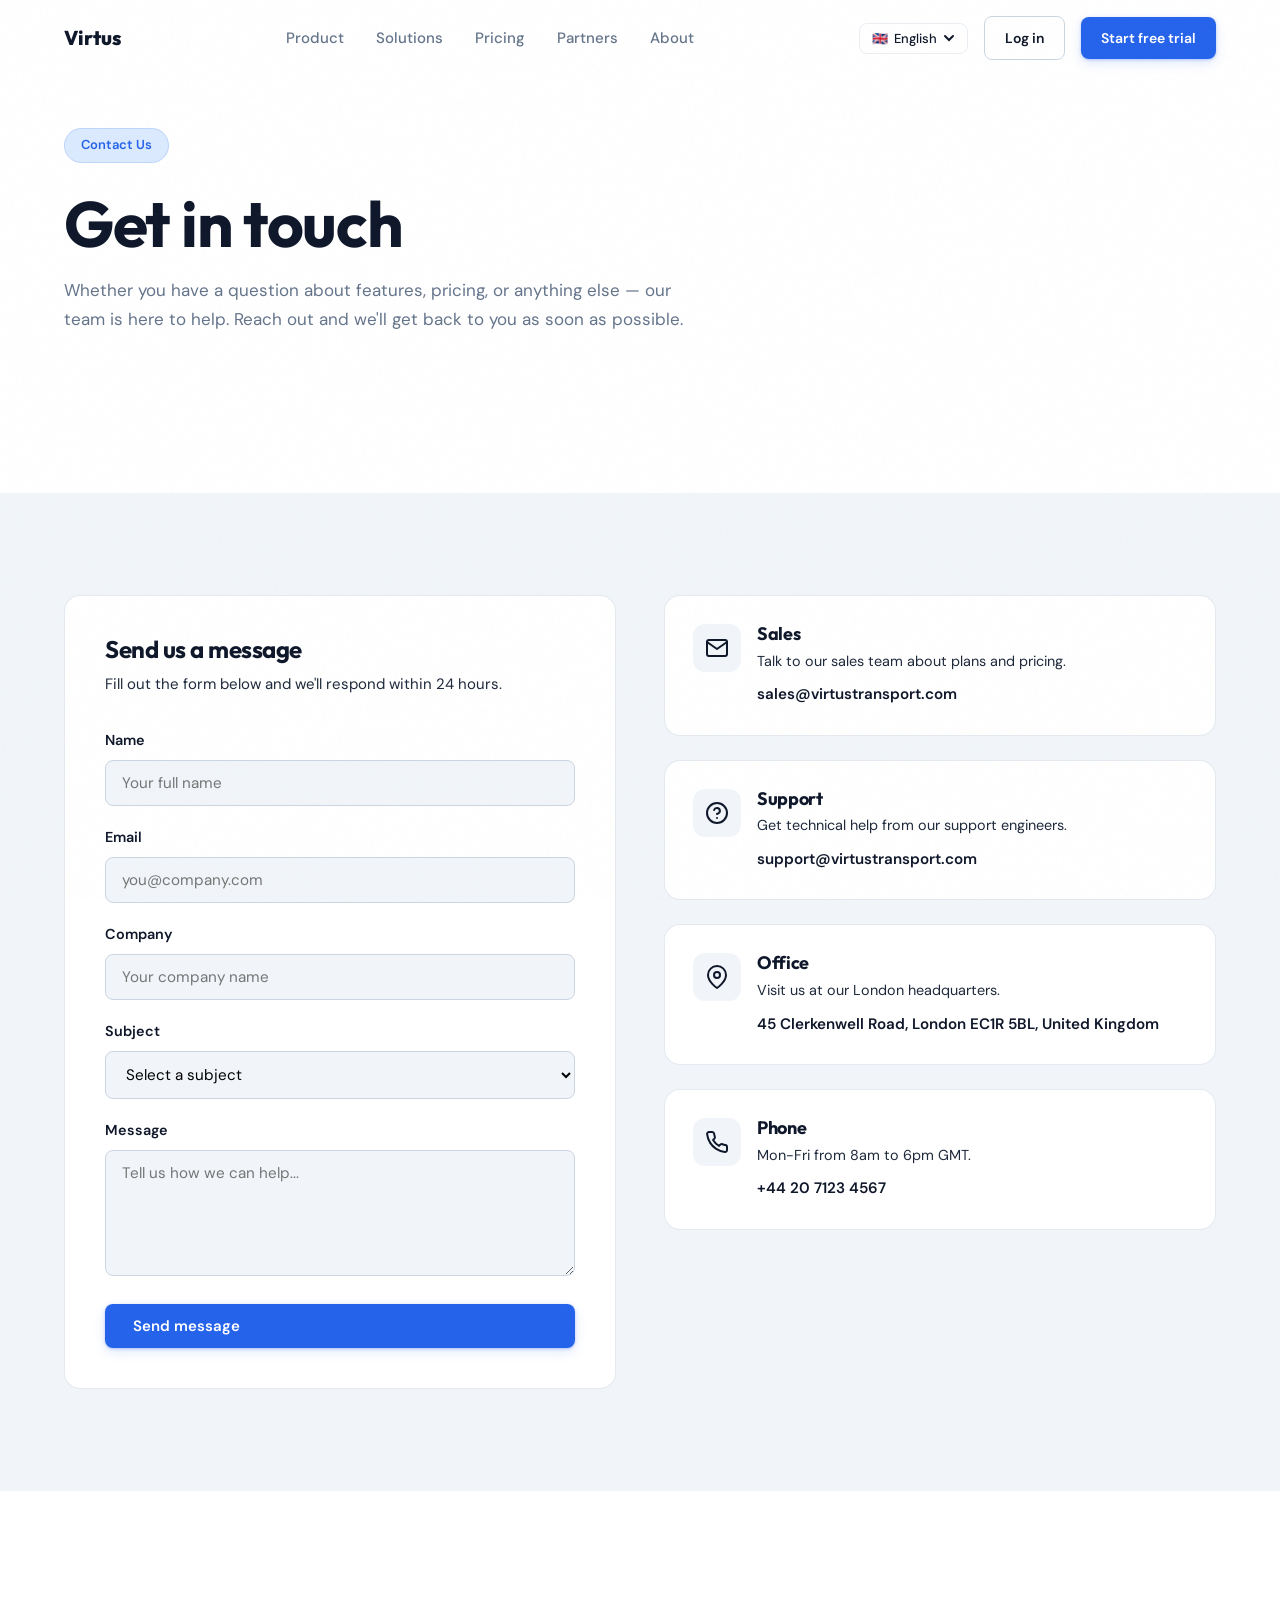
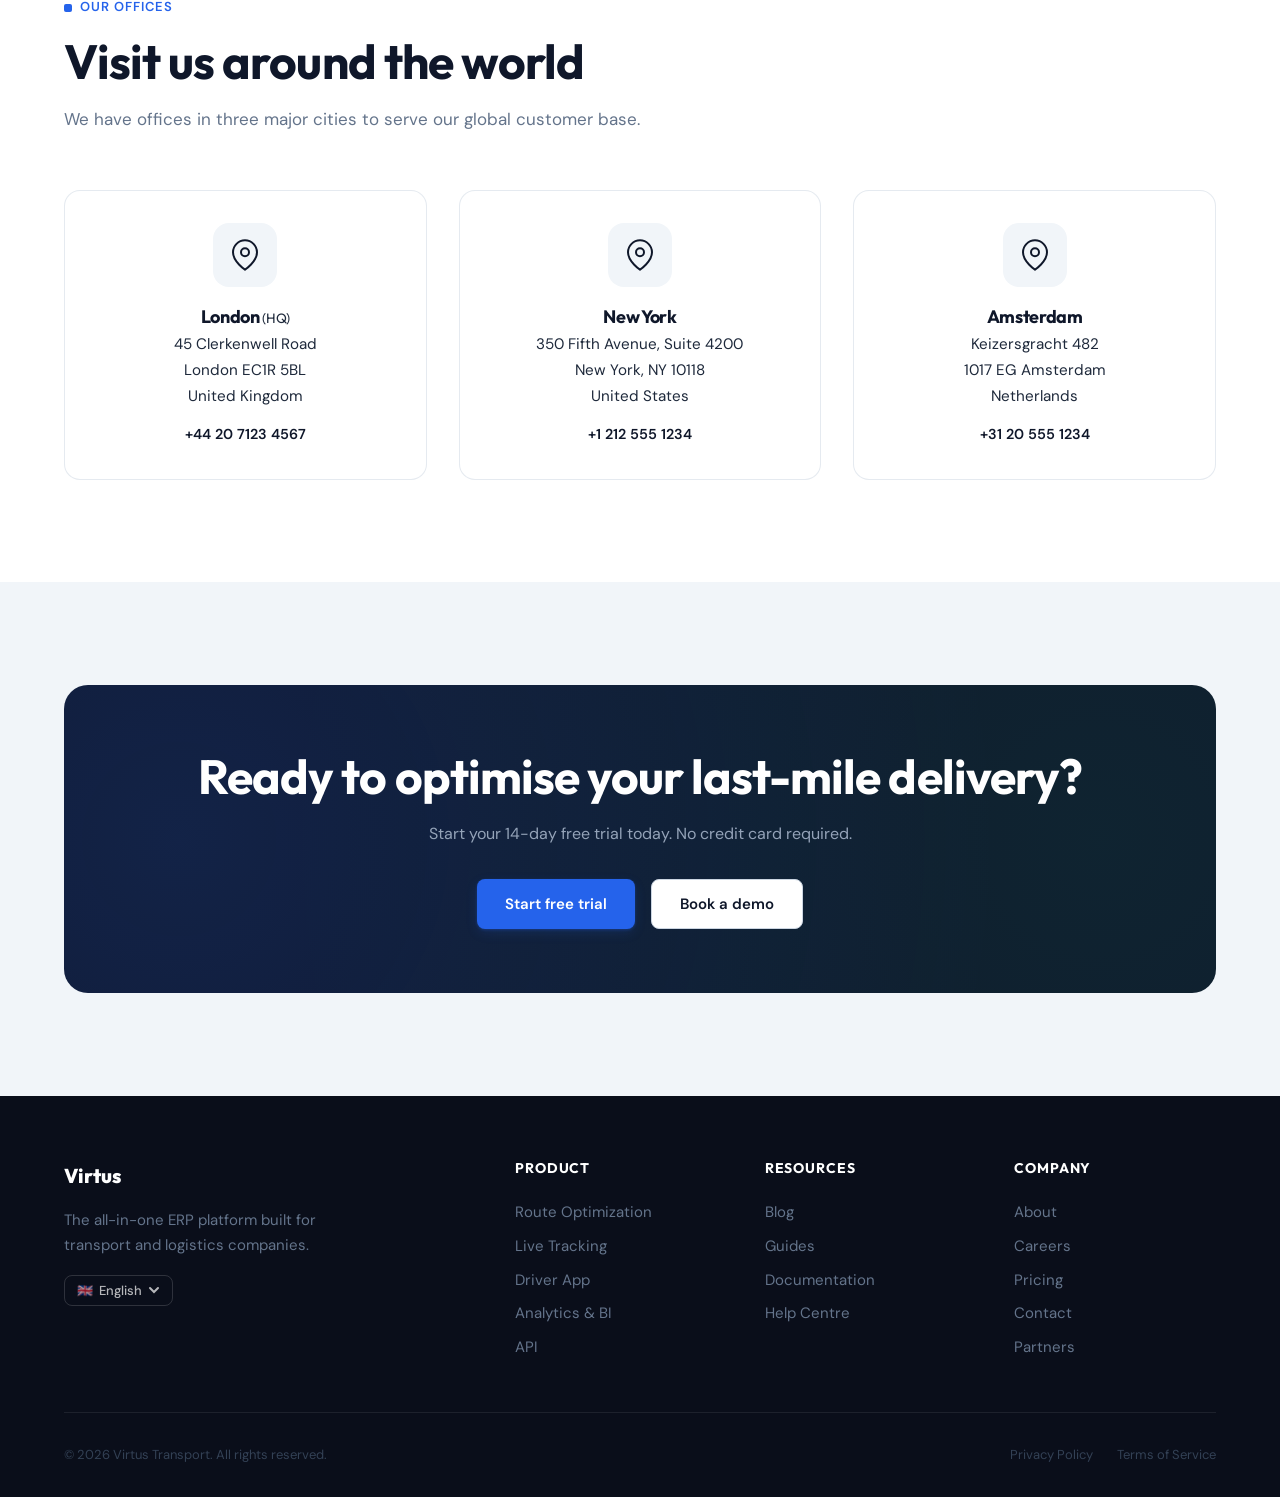
<file: contact.html>
<!DOCTYPE html>
<html lang="en">
<head>
  <meta charset="UTF-8">
  <meta name="viewport" content="width=device-width, initial-scale=1.0">
  <title>Contact — Virtus Transport</title>
  <link rel="preconnect" href="https://fonts.googleapis.com">
  <link rel="preconnect" href="https://fonts.gstatic.com" crossorigin>
  <link href="https://fonts.googleapis.com/css2?family=DM+Sans:ital,opsz,wght@0,9..40,400;0,9..40,500;0,9..40,600;0,9..40,700;1,9..40,400&family=Outfit:wght@400;500;600;700;800&family=JetBrains+Mono:wght@400;500&display=swap" rel="stylesheet">
  <link rel="stylesheet" href="assets/css/style.css">
</head>
<body>

<nav class="nav">
  <div class="container nav-inner">
    <a href="index.html" class="nav-logo">Virtus</a>
    <div class="nav-links">
      <a href="product.html" data-i18n="nav.product">Product</a>
      <a href="product.html#solutions" data-i18n="nav.solutions">Solutions</a>
      <a href="pricing.html" data-i18n="nav.pricing">Pricing</a>
      <a href="partners.html" data-i18n="nav.partners">Partners</a>
      <a href="about.html" data-i18n="nav.about">About</a>
    </div>
    <div class="nav-cta">
      <span id="lang-switch-nav"></span>
      <a href="login.html" class="btn btn-secondary" data-i18n="nav.login">Log in</a>
      <a href="signup.html" class="btn btn-primary" data-i18n="nav.trial">Start free trial</a>
    </div>
    <button class="nav-toggle" aria-label="Menu"><span></span><span></span><span></span></button>
  </div>
</nav>

<!-- Hero -->
<section class="section" style="padding-top: 8rem;">
  <div class="container">
    <div class="section-header">
      <span class="hero-badge">Contact Us</span>
      <h1>Get in touch</h1>
      <p>Whether you have a question about features, pricing, or anything else — our team is here to help. Reach out and we'll get back to you as soon as possible.</p>
    </div>
  </div>
</section>

<!-- Contact Form & Info -->
<section class="section section-light">
  <div class="container">
    <div class="grid-2 reveal" style="gap: 3rem; align-items: start;">

      <!-- Left: Form -->
      <div class="card" style="padding: 2.5rem;">
        <h3 style="margin-bottom: 0.5rem;">Send us a message</h3>
        <p style="color: var(--vtx-slate); margin-bottom: 2rem;">Fill out the form below and we'll respond within 24 hours.</p>
        <form action="#" method="POST" style="display: flex; flex-direction: column; gap: 1.25rem;">

          <div>
            <label style="display: block; font-weight: 600; margin-bottom: 0.5rem; font-size: 0.9rem;">Name</label>
            <input type="text" placeholder="Your full name" required style="width: 100%; padding: 0.75rem 1rem; background: var(--vtx-snow); border: 1px solid var(--vtx-cloud); border-radius: 0.5rem; font-family: var(--font-body); font-size: 0.95rem; outline: none; box-sizing: border-box;">
          </div>

          <div>
            <label style="display: block; font-weight: 600; margin-bottom: 0.5rem; font-size: 0.9rem;">Email</label>
            <input type="email" placeholder="you@company.com" required style="width: 100%; padding: 0.75rem 1rem; background: var(--vtx-snow); border: 1px solid var(--vtx-cloud); border-radius: 0.5rem; font-family: var(--font-body); font-size: 0.95rem; outline: none; box-sizing: border-box;">
          </div>

          <div>
            <label style="display: block; font-weight: 600; margin-bottom: 0.5rem; font-size: 0.9rem;">Company</label>
            <input type="text" placeholder="Your company name" style="width: 100%; padding: 0.75rem 1rem; background: var(--vtx-snow); border: 1px solid var(--vtx-cloud); border-radius: 0.5rem; font-family: var(--font-body); font-size: 0.95rem; outline: none; box-sizing: border-box;">
          </div>

          <div>
            <label style="display: block; font-weight: 600; margin-bottom: 0.5rem; font-size: 0.9rem;">Subject</label>
            <select required style="width: 100%; padding: 0.75rem 1rem; background: var(--vtx-snow); border: 1px solid var(--vtx-cloud); border-radius: 0.5rem; font-family: var(--font-body); font-size: 0.95rem; outline: none; box-sizing: border-box; appearance: auto;">
              <option value="" disabled selected>Select a subject</option>
              <option value="sales">Sales inquiry</option>
              <option value="support">Technical support</option>
              <option value="partnerships">Partnerships</option>
              <option value="billing">Billing</option>
              <option value="other">Other</option>
            </select>
          </div>

          <div>
            <label style="display: block; font-weight: 600; margin-bottom: 0.5rem; font-size: 0.9rem;">Message</label>
            <textarea placeholder="Tell us how we can help..." rows="5" required style="width: 100%; padding: 0.75rem 1rem; background: var(--vtx-snow); border: 1px solid var(--vtx-cloud); border-radius: 0.5rem; font-family: var(--font-body); font-size: 0.95rem; outline: none; resize: vertical; box-sizing: border-box;"></textarea>
          </div>

          <button type="submit" class="btn btn-primary" style="width: 100%; text-align: center;">Send message</button>
        </form>
      </div>

      <!-- Right: Contact Info Cards -->
      <div style="display: flex; flex-direction: column; gap: 1.5rem;">

        <div class="card" style="padding: 1.75rem; display: flex; gap: 1rem; align-items: start;">
          <div style="flex-shrink: 0; width: 48px; height: 48px; background: var(--vtx-snow); border-radius: 0.75rem; display: flex; align-items: center; justify-content: center;">
            <svg width="24" height="24" viewBox="0 0 24 24" fill="none" stroke="currentColor" stroke-width="2" stroke-linecap="round" stroke-linejoin="round" style="color: var(--vtx-primary);"><path d="M4 4h16c1.1 0 2 .9 2 2v12c0 1.1-.9 2-2 2H4c-1.1 0-2-.9-2-2V6c0-1.1.9-2 2-2z"/><polyline points="22,6 12,13 2,6"/></svg>
          </div>
          <div>
            <h4 style="margin-bottom: 0.25rem;">Sales</h4>
            <p style="color: var(--vtx-slate); margin-bottom: 0.5rem; font-size: 0.9rem;">Talk to our sales team about plans and pricing.</p>
            <a href="mailto:sales@virtustransport.com" style="color: var(--vtx-primary); font-weight: 600; font-size: 0.95rem;">sales@virtustransport.com</a>
          </div>
        </div>

        <div class="card" style="padding: 1.75rem; display: flex; gap: 1rem; align-items: start;">
          <div style="flex-shrink: 0; width: 48px; height: 48px; background: var(--vtx-snow); border-radius: 0.75rem; display: flex; align-items: center; justify-content: center;">
            <svg width="24" height="24" viewBox="0 0 24 24" fill="none" stroke="currentColor" stroke-width="2" stroke-linecap="round" stroke-linejoin="round" style="color: var(--vtx-primary);"><circle cx="12" cy="12" r="10"/><path d="M9.09 9a3 3 0 0 1 5.83 1c0 2-3 3-3 3"/><line x1="12" y1="17" x2="12.01" y2="17"/></svg>
          </div>
          <div>
            <h4 style="margin-bottom: 0.25rem;">Support</h4>
            <p style="color: var(--vtx-slate); margin-bottom: 0.5rem; font-size: 0.9rem;">Get technical help from our support engineers.</p>
            <a href="mailto:support@virtustransport.com" style="color: var(--vtx-primary); font-weight: 600; font-size: 0.95rem;">support@virtustransport.com</a>
          </div>
        </div>

        <div class="card" style="padding: 1.75rem; display: flex; gap: 1rem; align-items: start;">
          <div style="flex-shrink: 0; width: 48px; height: 48px; background: var(--vtx-snow); border-radius: 0.75rem; display: flex; align-items: center; justify-content: center;">
            <svg width="24" height="24" viewBox="0 0 24 24" fill="none" stroke="currentColor" stroke-width="2" stroke-linecap="round" stroke-linejoin="round" style="color: var(--vtx-primary);"><path d="M21 10c0 7-9 13-9 13s-9-6-9-13a9 9 0 0 1 18 0z"/><circle cx="12" cy="10" r="3"/></svg>
          </div>
          <div>
            <h4 style="margin-bottom: 0.25rem;">Office</h4>
            <p style="color: var(--vtx-slate); margin-bottom: 0.5rem; font-size: 0.9rem;">Visit us at our London headquarters.</p>
            <span style="color: var(--vtx-primary); font-weight: 600; font-size: 0.95rem;">45 Clerkenwell Road, London EC1R 5BL, United Kingdom</span>
          </div>
        </div>

        <div class="card" style="padding: 1.75rem; display: flex; gap: 1rem; align-items: start;">
          <div style="flex-shrink: 0; width: 48px; height: 48px; background: var(--vtx-snow); border-radius: 0.75rem; display: flex; align-items: center; justify-content: center;">
            <svg width="24" height="24" viewBox="0 0 24 24" fill="none" stroke="currentColor" stroke-width="2" stroke-linecap="round" stroke-linejoin="round" style="color: var(--vtx-primary);"><path d="M22 16.92v3a2 2 0 0 1-2.18 2 19.79 19.79 0 0 1-8.63-3.07 19.5 19.5 0 0 1-6-6 19.79 19.79 0 0 1-3.07-8.67A2 2 0 0 1 4.11 2h3a2 2 0 0 1 2 1.72 12.84 12.84 0 0 0 .7 2.81 2 2 0 0 1-.45 2.11L8.09 9.91a16 16 0 0 0 6 6l1.27-1.27a2 2 0 0 1 2.11-.45 12.84 12.84 0 0 0 2.81.7A2 2 0 0 1 22 16.92z"/></svg>
          </div>
          <div>
            <h4 style="margin-bottom: 0.25rem;">Phone</h4>
            <p style="color: var(--vtx-slate); margin-bottom: 0.5rem; font-size: 0.9rem;">Mon-Fri from 8am to 6pm GMT.</p>
            <a href="tel:+442071234567" style="color: var(--vtx-primary); font-weight: 600; font-size: 0.95rem;">+44 20 7123 4567</a>
          </div>
        </div>

      </div>
    </div>
  </div>
</section>

<!-- Office Locations -->
<section class="section">
  <div class="container">
    <div class="section-header reveal">
      <span class="section-label">Our Offices</span>
      <h2>Visit us around the world</h2>
      <p>We have offices in three major cities to serve our global customer base.</p>
    </div>
    <div class="grid-3 reveal">

      <div class="card" style="padding: 2rem; text-align: center;">
        <div style="width: 64px; height: 64px; background: var(--vtx-snow); border-radius: 1rem; display: flex; align-items: center; justify-content: center; margin: 0 auto 1.25rem;">
          <svg width="32" height="32" viewBox="0 0 24 24" fill="none" stroke="currentColor" stroke-width="1.5" stroke-linecap="round" stroke-linejoin="round" style="color: var(--vtx-primary);"><path d="M21 10c0 7-9 13-9 13s-9-6-9-13a9 9 0 0 1 18 0z"/><circle cx="12" cy="10" r="3"/></svg>
        </div>
        <h4 style="margin-bottom: 0.25rem;">London <span style="font-weight: 400; color: var(--vtx-slate); font-size: 0.85rem;">(HQ)</span></h4>
        <p style="color: var(--vtx-slate); font-size: 0.95rem; margin-bottom: 0.75rem;">45 Clerkenwell Road<br>London EC1R 5BL<br>United Kingdom</p>
        <a href="tel:+442071234567" style="color: var(--vtx-primary); font-weight: 600; font-size: 0.9rem;">+44 20 7123 4567</a>
      </div>

      <div class="card" style="padding: 2rem; text-align: center;">
        <div style="width: 64px; height: 64px; background: var(--vtx-snow); border-radius: 1rem; display: flex; align-items: center; justify-content: center; margin: 0 auto 1.25rem;">
          <svg width="32" height="32" viewBox="0 0 24 24" fill="none" stroke="currentColor" stroke-width="1.5" stroke-linecap="round" stroke-linejoin="round" style="color: var(--vtx-primary);"><path d="M21 10c0 7-9 13-9 13s-9-6-9-13a9 9 0 0 1 18 0z"/><circle cx="12" cy="10" r="3"/></svg>
        </div>
        <h4 style="margin-bottom: 0.25rem;">New York</h4>
        <p style="color: var(--vtx-slate); font-size: 0.95rem; margin-bottom: 0.75rem;">350 Fifth Avenue, Suite 4200<br>New York, NY 10118<br>United States</p>
        <a href="tel:+12125551234" style="color: var(--vtx-primary); font-weight: 600; font-size: 0.9rem;">+1 212 555 1234</a>
      </div>

      <div class="card" style="padding: 2rem; text-align: center;">
        <div style="width: 64px; height: 64px; background: var(--vtx-snow); border-radius: 1rem; display: flex; align-items: center; justify-content: center; margin: 0 auto 1.25rem;">
          <svg width="32" height="32" viewBox="0 0 24 24" fill="none" stroke="currentColor" stroke-width="1.5" stroke-linecap="round" stroke-linejoin="round" style="color: var(--vtx-primary);"><path d="M21 10c0 7-9 13-9 13s-9-6-9-13a9 9 0 0 1 18 0z"/><circle cx="12" cy="10" r="3"/></svg>
        </div>
        <h4 style="margin-bottom: 0.25rem;">Amsterdam</h4>
        <p style="color: var(--vtx-slate); font-size: 0.95rem; margin-bottom: 0.75rem;">Keizersgracht 482<br>1017 EG Amsterdam<br>Netherlands</p>
        <a href="tel:+31205551234" style="color: var(--vtx-primary); font-weight: 600; font-size: 0.9rem;">+31 20 555 1234</a>
      </div>

    </div>
  </div>
</section>

<!-- CTA Banner -->
<section class="section section-light">
  <div class="container reveal">
    <div class="cta-banner">
      <h2>Ready to optimise your last-mile delivery?</h2>
      <p>Start your 14-day free trial today. No credit card required.</p>
      <div style="display: flex; gap: 1rem; justify-content: center; flex-wrap: wrap;">
        <a href="signup.html" class="btn btn-primary">Start free trial</a>
        <a href="demo.html" class="btn btn-secondary">Book a demo</a>
      </div>
    </div>
  </div>
</section>

<footer class="footer">
    <div class="container">
      <div class="footer-grid">
        <div class="footer-brand">
          <a href="index.html" class="nav-logo" style="color: var(--vtx-white);">
            Virtus
          </a>
          <p data-i18n="footer.tagline">The complete last-mile delivery management platform for modern transport companies.</p>
          <div style="margin-top: 1rem;" id="lang-switch-footer"></div>
        </div>
        <div class="footer-col">
          <h5 data-i18n="footer.product">Product</h5>
          <a href="product.html">Route Optimization</a>
          <a href="product.html">Live Tracking</a>
          <a href="product.html">Driver App</a>
          <a href="product.html" data-i18n="solution.analytics">Analytics</a>
          <a href="product.html">API</a>
        </div>
        <div class="footer-col">
          <h5 data-i18n="footer.resources">Resources</h5>
          <a href="resources.html" data-i18n="footer.blog">Blog</a>
          <a href="resources.html" data-i18n="footer.guides">Guides</a>
          <a href="docs.html" data-i18n="footer.docs">Documentation</a>
          <a href="help.html" data-i18n="footer.help">Help Centre</a>
        </div>
        <div class="footer-col">
          <h5 data-i18n="footer.company">Company</h5>
          <a href="about.html" data-i18n="footer.about">About</a>
          <a href="careers.html" data-i18n="footer.careers">Careers</a>
          <a href="pricing.html" data-i18n="footer.pricing">Pricing</a>
          <a href="contact.html" data-i18n="footer.contact">Contact</a>
          <a href="partners.html" data-i18n="footer.partners">Partners</a>
        </div>
      </div>
      <div class="footer-bottom">
        <span data-i18n="footer.copyright">&copy; 2026 Virtus Transport. All rights reserved.</span>
        <div class="footer-bottom-links">
          <a href="privacy.html" data-i18n="footer.privacy">Privacy Policy</a>
          <a href="terms.html" data-i18n="footer.terms">Terms of Service</a>
        </div>
      </div>
    </div>
  </footer>
<script src="assets/js/i18n.js"></script>
<script src="assets/js/main.js"></script>

</body>
</html>
</file>
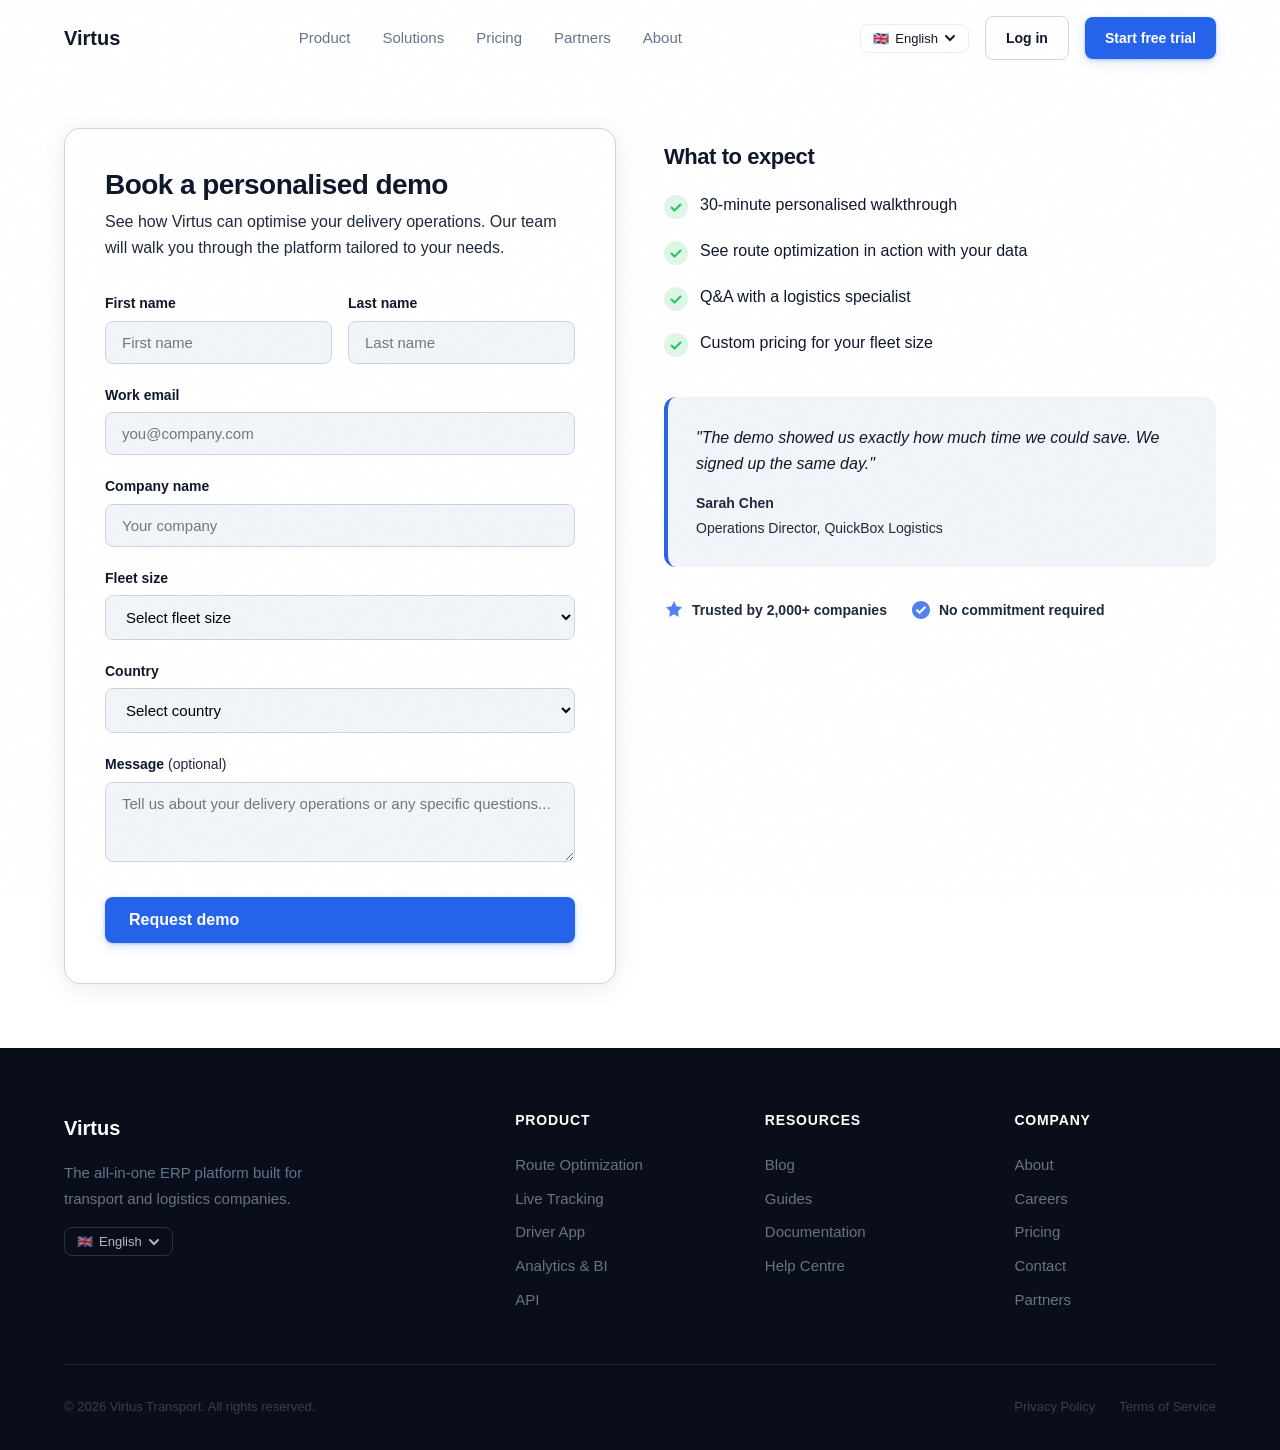
<file: demo.html>
<!DOCTYPE html>
<html lang="en">
<head>
  <meta charset="UTF-8">
  <meta name="viewport" content="width=device-width, initial-scale=1.0">
  <title>Book a Demo — Virtus Transport</title>
  <meta name="description" content="Book a personalised demo of Virtus Transport's last-mile delivery management platform. See route optimization, live tracking, and more in action.">
  <link rel="stylesheet" href="assets/css/style.css">
  <style>
    /* Demo page styles */
    .demo-hero {
      padding-top: 8rem;
      padding-bottom: 4rem;
    }

    .demo-grid {
      display: grid;
      grid-template-columns: 1fr 1fr;
      gap: 3rem;
      align-items: start;
    }

    .demo-form-card {
      background: var(--vtx-white, #ffffff);
      border-radius: 1rem;
      padding: 2.5rem;
      box-shadow: 0 4px 24px rgba(0, 0, 0, 0.08);
      border: 1.5px solid var(--vtx-cloud, #e2e8f0);
    }

    .demo-form-card h1 {
      font-size: 1.75rem;
      color: var(--vtx-navy, #0f172a);
      margin-bottom: 0.5rem;
    }

    .demo-form-card .demo-subtitle {
      font-size: 1rem;
      color: var(--vtx-slate, #64748b);
      line-height: 1.6;
      margin-bottom: 2rem;
    }

    .demo-form label {
      font-size: 0.875rem;
      font-weight: 600;
      color: var(--vtx-navy, #0f172a);
      margin-bottom: 0.375rem;
      display: block;
    }

    .demo-form input,
    .demo-form select,
    .demo-form textarea {
      background: var(--vtx-snow, #f8fafc);
      border: 1.5px solid var(--vtx-cloud, #e2e8f0);
      border-radius: 0.5rem;
      padding: 0.75rem 1rem;
      font-family: var(--font-body, sans-serif);
      font-size: 0.9375rem;
      width: 100%;
      outline: none;
      transition: border-color 0.2s ease;
      box-sizing: border-box;
    }

    .demo-form input:focus,
    .demo-form select:focus,
    .demo-form textarea:focus {
      border-color: var(--vtx-blue, #2563eb);
    }

    .demo-form textarea {
      resize: vertical;
      min-height: 5rem;
    }

    .demo-form .form-group {
      margin-bottom: 1.25rem;
    }

    .demo-form .form-row {
      display: grid;
      grid-template-columns: 1fr 1fr;
      gap: 1rem;
    }

    .demo-form .btn-primary {
      width: 100%;
      padding: 0.875rem 1.5rem;
      font-size: 1rem;
      margin-top: 0.5rem;
      cursor: pointer;
    }

    /* Right column */
    .demo-benefits {
      padding-top: 1rem;
    }

    .demo-benefits h2 {
      font-size: 1.375rem;
      color: var(--vtx-navy, #0f172a);
      margin-bottom: 1.5rem;
    }

    .demo-checklist {
      list-style: none;
      padding: 0;
      margin: 0 0 2.5rem 0;
    }

    .demo-checklist li {
      display: flex;
      align-items: flex-start;
      gap: 0.75rem;
      margin-bottom: 1.25rem;
      font-size: 1rem;
      color: var(--vtx-navy, #0f172a);
      line-height: 1.5;
    }

    .demo-checklist li svg {
      flex-shrink: 0;
      margin-top: 0.125rem;
    }

    .demo-testimonial {
      background: var(--vtx-snow, #f8fafc);
      border-radius: 0.75rem;
      padding: 1.75rem;
      margin-bottom: 2rem;
      border-left: 4px solid var(--vtx-blue, #2563eb);
    }

    .demo-testimonial blockquote {
      font-size: 1rem;
      font-style: italic;
      color: var(--vtx-navy, #0f172a);
      line-height: 1.6;
      margin: 0 0 1rem 0;
    }

    .demo-testimonial .testimonial-author {
      font-size: 0.875rem;
      color: var(--vtx-slate, #64748b);
      font-weight: 600;
    }

    .demo-testimonial .testimonial-author span {
      font-weight: 400;
      display: block;
      margin-top: 0.125rem;
    }

    .demo-trust-badges {
      display: flex;
      gap: 1.5rem;
      flex-wrap: wrap;
    }

    .demo-trust-badges .badge-item {
      display: flex;
      align-items: center;
      gap: 0.5rem;
      font-size: 0.875rem;
      font-weight: 600;
      color: var(--vtx-slate, #64748b);
    }

    .demo-trust-badges .badge-item svg {
      flex-shrink: 0;
    }

    /* Responsive */
    @media (max-width: 768px) {
      .demo-grid {
        grid-template-columns: 1fr;
      }

      .demo-hero {
        padding-top: 6rem;
      }

      .demo-form .form-row {
        grid-template-columns: 1fr;
      }
    }
  </style>
</head>
<body>

  <!-- Navigation -->
  <nav class="nav">
    <div class="container nav-inner">
      <a href="index.html" class="nav-logo">Virtus</a>
      <div class="nav-links">
        <a href="product.html" data-i18n="nav.product">Product</a>
        <a href="product.html#solutions" data-i18n="nav.solutions">Solutions</a>
        <a href="pricing.html" data-i18n="nav.pricing">Pricing</a>
        <a href="partners.html" data-i18n="nav.partners">Partners</a>
        <a href="about.html" data-i18n="nav.about">About</a>
      </div>
      <div class="nav-cta">
        <span id="lang-switch-nav"></span>
        <a href="login.html" class="btn btn-secondary" data-i18n="nav.login">Log in</a>
        <a href="signup.html" class="btn btn-primary" data-i18n="nav.trial">Start free trial</a>
      </div>
      <button class="nav-toggle" aria-label="Menu"><span></span><span></span><span></span></button>
    </div>
  </nav>

  <!-- Demo Hero -->
  <section class="section demo-hero">
    <div class="container">
      <div class="demo-grid">

        <!-- LEFT: Form Card -->
        <div class="demo-form-card reveal">
          <h1>Book a personalised demo</h1>
          <p class="demo-subtitle">See how Virtus can optimise your delivery operations. Our team will walk you through the platform tailored to your needs.</p>

          <form class="demo-form" action="#" method="POST">
            <div class="form-row">
              <div class="form-group">
                <label for="first-name">First name</label>
                <input type="text" id="first-name" name="first_name" placeholder="First name" required>
              </div>
              <div class="form-group">
                <label for="last-name">Last name</label>
                <input type="text" id="last-name" name="last_name" placeholder="Last name" required>
              </div>
            </div>

            <div class="form-group">
              <label for="work-email">Work email</label>
              <input type="email" id="work-email" name="work_email" placeholder="you@company.com" required>
            </div>

            <div class="form-group">
              <label for="company-name">Company name</label>
              <input type="text" id="company-name" name="company_name" placeholder="Your company" required>
            </div>

            <div class="form-group">
              <label for="fleet-size">Fleet size</label>
              <select id="fleet-size" name="fleet_size" required>
                <option value="" disabled selected>Select fleet size</option>
                <option value="1-10">1-10 drivers</option>
                <option value="11-50">11-50 drivers</option>
                <option value="51-200">51-200 drivers</option>
                <option value="200+">200+ drivers</option>
              </select>
            </div>

            <div class="form-group">
              <label for="country">Country</label>
              <select id="country" name="country" required>
                <option value="" disabled selected>Select country</option>
                <option value="AU">Australia</option>
                <option value="BR">Brazil</option>
                <option value="CA">Canada</option>
                <option value="FR">France</option>
                <option value="DE">Germany</option>
                <option value="IN">India</option>
                <option value="IE">Ireland</option>
                <option value="NL">Netherlands</option>
                <option value="NZ">New Zealand</option>
                <option value="SG">Singapore</option>
                <option value="ZA">South Africa</option>
                <option value="ES">Spain</option>
                <option value="SE">Sweden</option>
                <option value="AE">United Arab Emirates</option>
                <option value="GB">United Kingdom</option>
                <option value="US">United States</option>
              </select>
            </div>

            <div class="form-group">
              <label for="message">Message <span style="font-weight: 400; color: var(--vtx-slate, #64748b);">(optional)</span></label>
              <textarea id="message" name="message" placeholder="Tell us about your delivery operations or any specific questions..."></textarea>
            </div>

            <button type="submit" class="btn btn-primary">Request demo</button>
          </form>
        </div>

        <!-- RIGHT: Benefits -->
        <div class="demo-benefits reveal">
          <h2>What to expect</h2>

          <ul class="demo-checklist">
            <li>
              <svg width="24" height="24" viewBox="0 0 24 24" fill="none" xmlns="http://www.w3.org/2000/svg">
                <circle cx="12" cy="12" r="12" fill="#22c55e" opacity="0.15"/>
                <path d="M7.5 12.5L10.5 15.5L16.5 9.5" stroke="#22c55e" stroke-width="2" stroke-linecap="round" stroke-linejoin="round"/>
              </svg>
              30-minute personalised walkthrough
            </li>
            <li>
              <svg width="24" height="24" viewBox="0 0 24 24" fill="none" xmlns="http://www.w3.org/2000/svg">
                <circle cx="12" cy="12" r="12" fill="#22c55e" opacity="0.15"/>
                <path d="M7.5 12.5L10.5 15.5L16.5 9.5" stroke="#22c55e" stroke-width="2" stroke-linecap="round" stroke-linejoin="round"/>
              </svg>
              See route optimization in action with your data
            </li>
            <li>
              <svg width="24" height="24" viewBox="0 0 24 24" fill="none" xmlns="http://www.w3.org/2000/svg">
                <circle cx="12" cy="12" r="12" fill="#22c55e" opacity="0.15"/>
                <path d="M7.5 12.5L10.5 15.5L16.5 9.5" stroke="#22c55e" stroke-width="2" stroke-linecap="round" stroke-linejoin="round"/>
              </svg>
              Q&amp;A with a logistics specialist
            </li>
            <li>
              <svg width="24" height="24" viewBox="0 0 24 24" fill="none" xmlns="http://www.w3.org/2000/svg">
                <circle cx="12" cy="12" r="12" fill="#22c55e" opacity="0.15"/>
                <path d="M7.5 12.5L10.5 15.5L16.5 9.5" stroke="#22c55e" stroke-width="2" stroke-linecap="round" stroke-linejoin="round"/>
              </svg>
              Custom pricing for your fleet size
            </li>
          </ul>

          <!-- Testimonial -->
          <div class="demo-testimonial">
            <blockquote>"The demo showed us exactly how much time we could save. We signed up the same day."</blockquote>
            <div class="testimonial-author">
              Sarah Chen
              <span>Operations Director, QuickBox Logistics</span>
            </div>
          </div>

          <!-- Trust Badges -->
          <div class="demo-trust-badges">
            <div class="badge-item">
              <svg width="20" height="20" viewBox="0 0 20 20" fill="none" xmlns="http://www.w3.org/2000/svg">
                <path d="M10 1L12.39 6.26L18 7.27L14 11.14L14.76 17L10 14.27L5.24 17L6 11.14L2 7.27L7.61 6.26L10 1Z" fill="#2563eb" opacity="0.8"/>
              </svg>
              Trusted by 2,000+ companies
            </div>
            <div class="badge-item">
              <svg width="20" height="20" viewBox="0 0 20 20" fill="none" xmlns="http://www.w3.org/2000/svg">
                <path d="M10 1C5.03 1 1 5.03 1 10C1 14.97 5.03 19 10 19C14.97 19 19 14.97 19 10C19 5.03 14.97 1 10 1ZM8.5 14.15L4.85 10.5L6.27 9.08L8.5 11.31L13.73 6.08L15.15 7.5L8.5 14.15Z" fill="#2563eb" opacity="0.8"/>
              </svg>
              No commitment required
            </div>
          </div>
        </div>

      </div>
    </div>
  </section>

  <footer class="footer">
    <div class="container">
      <div class="footer-grid">
        <div class="footer-brand">
          <a href="index.html" class="nav-logo" style="color: var(--vtx-white);">
            Virtus
          </a>
          <p data-i18n="footer.tagline">The complete last-mile delivery management platform for modern transport companies.</p>
          <div style="margin-top: 1rem;" id="lang-switch-footer"></div>
        </div>
        <div class="footer-col">
          <h5 data-i18n="footer.product">Product</h5>
          <a href="product.html">Route Optimization</a>
          <a href="product.html">Live Tracking</a>
          <a href="product.html">Driver App</a>
          <a href="product.html" data-i18n="solution.analytics">Analytics</a>
          <a href="product.html">API</a>
        </div>
        <div class="footer-col">
          <h5 data-i18n="footer.resources">Resources</h5>
          <a href="resources.html" data-i18n="footer.blog">Blog</a>
          <a href="resources.html" data-i18n="footer.guides">Guides</a>
          <a href="docs.html" data-i18n="footer.docs">Documentation</a>
          <a href="help.html" data-i18n="footer.help">Help Centre</a>
        </div>
        <div class="footer-col">
          <h5 data-i18n="footer.company">Company</h5>
          <a href="about.html" data-i18n="footer.about">About</a>
          <a href="careers.html" data-i18n="footer.careers">Careers</a>
          <a href="pricing.html" data-i18n="footer.pricing">Pricing</a>
          <a href="contact.html" data-i18n="footer.contact">Contact</a>
          <a href="partners.html" data-i18n="footer.partners">Partners</a>
        </div>
      </div>
      <div class="footer-bottom">
        <span data-i18n="footer.copyright">&copy; 2026 Virtus Transport. All rights reserved.</span>
        <div class="footer-bottom-links">
          <a href="privacy.html" data-i18n="footer.privacy">Privacy Policy</a>
          <a href="terms.html" data-i18n="footer.terms">Terms of Service</a>
        </div>
      </div>
    </div>
  </footer>
  <script src="assets/js/i18n.js"></script>
  <script src="assets/js/main.js"></script>

</body>
</html>
</file>
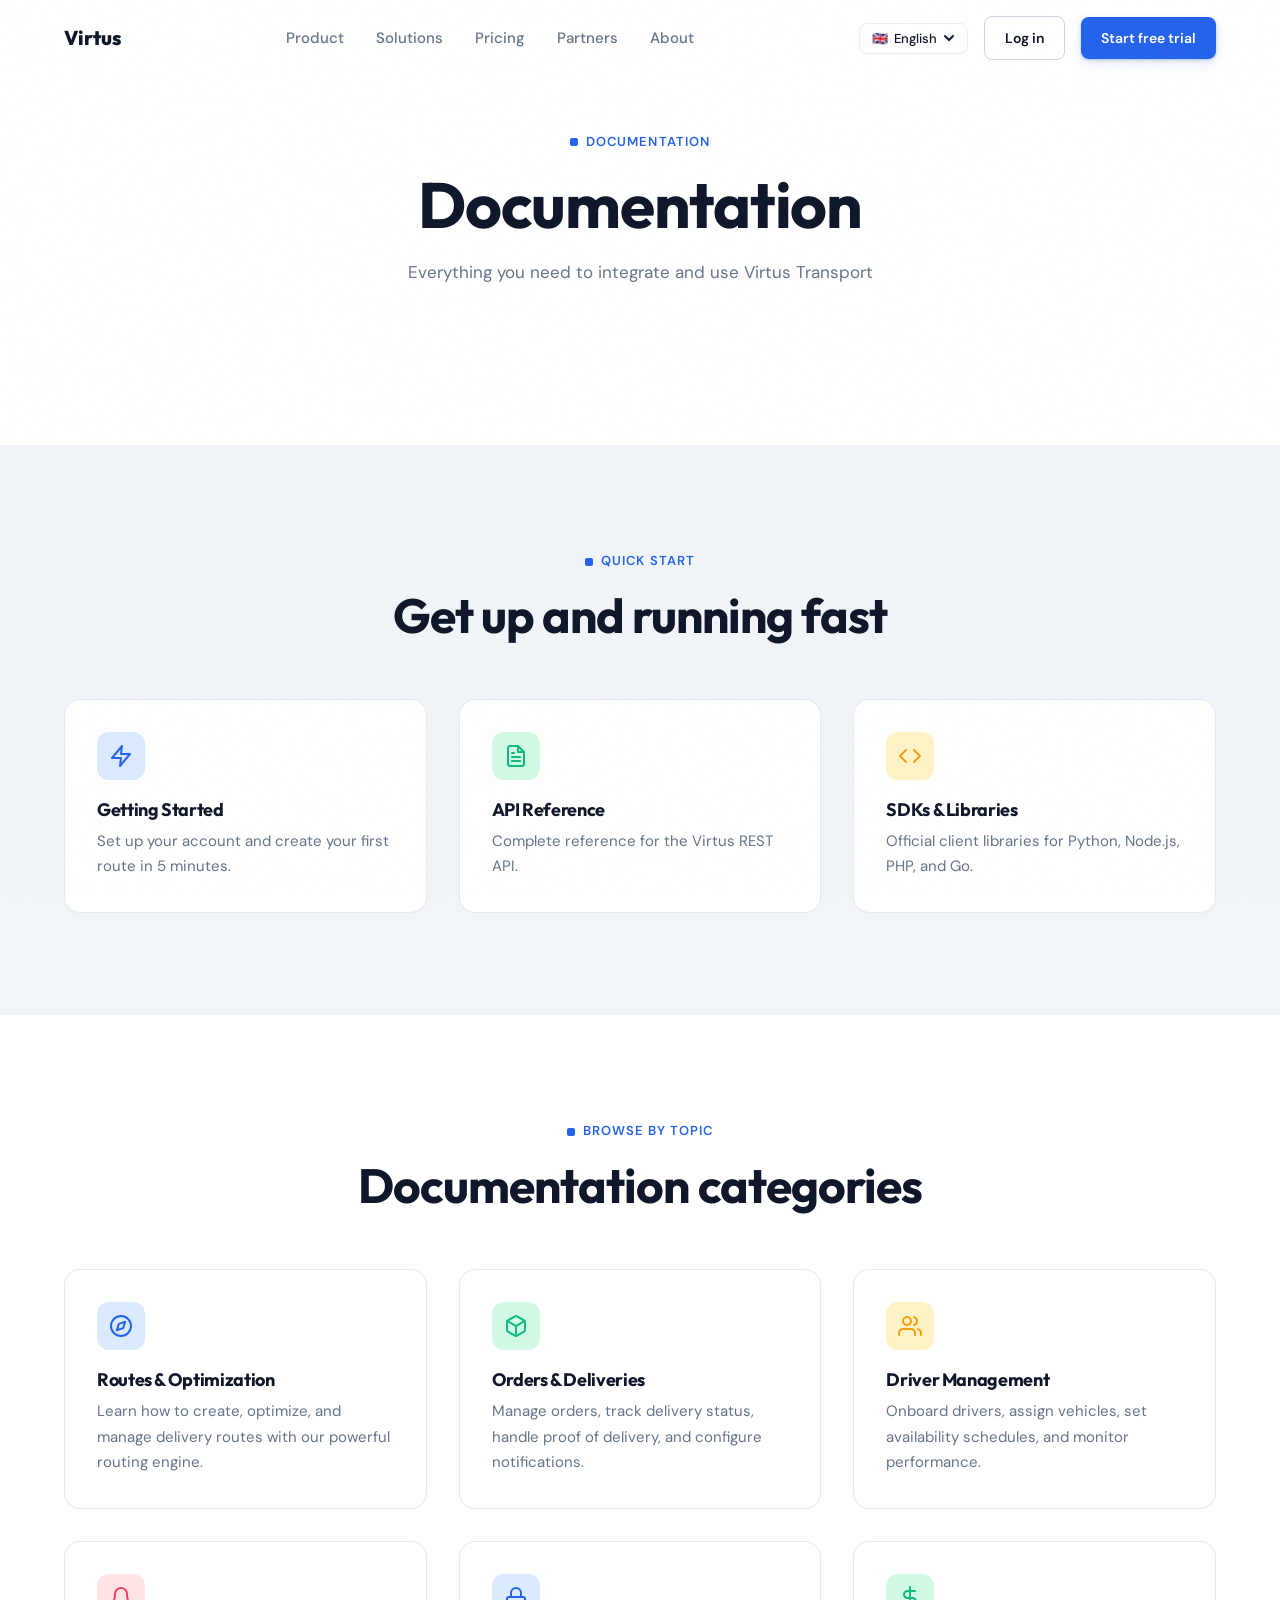
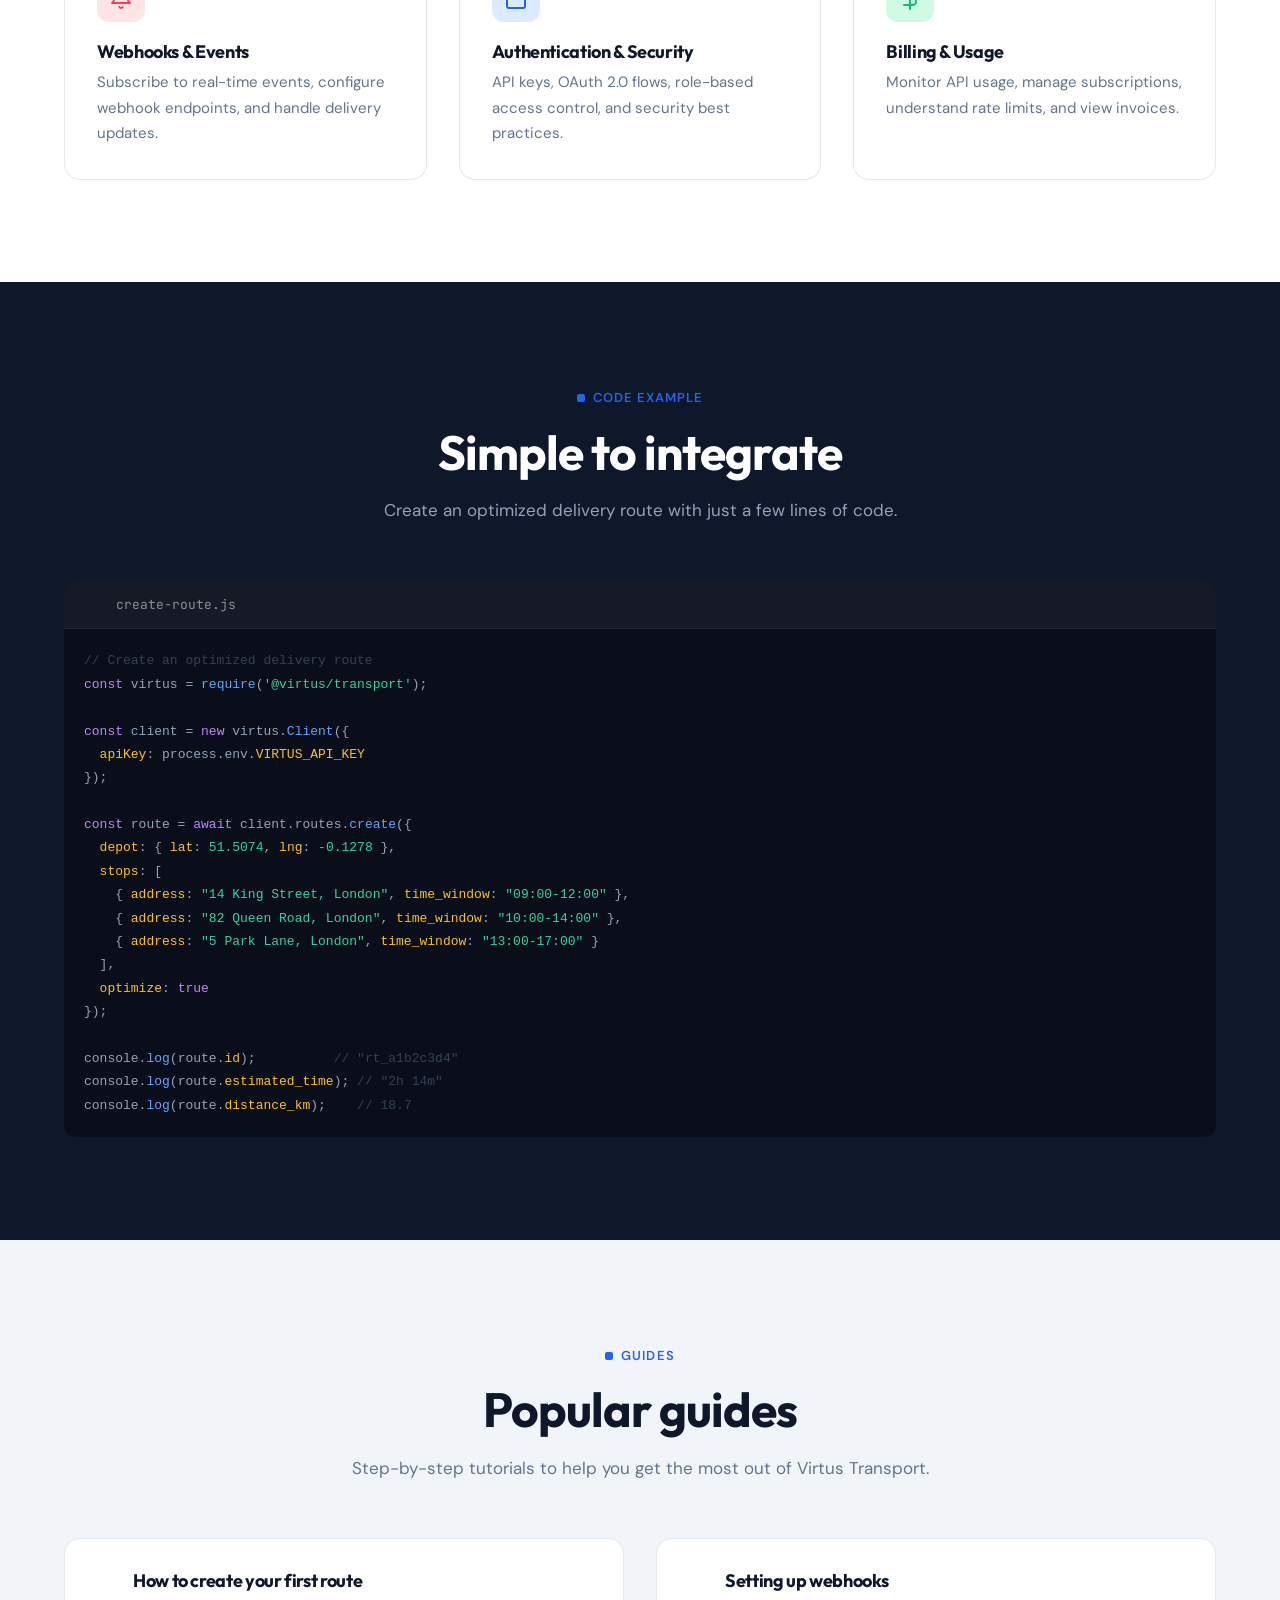
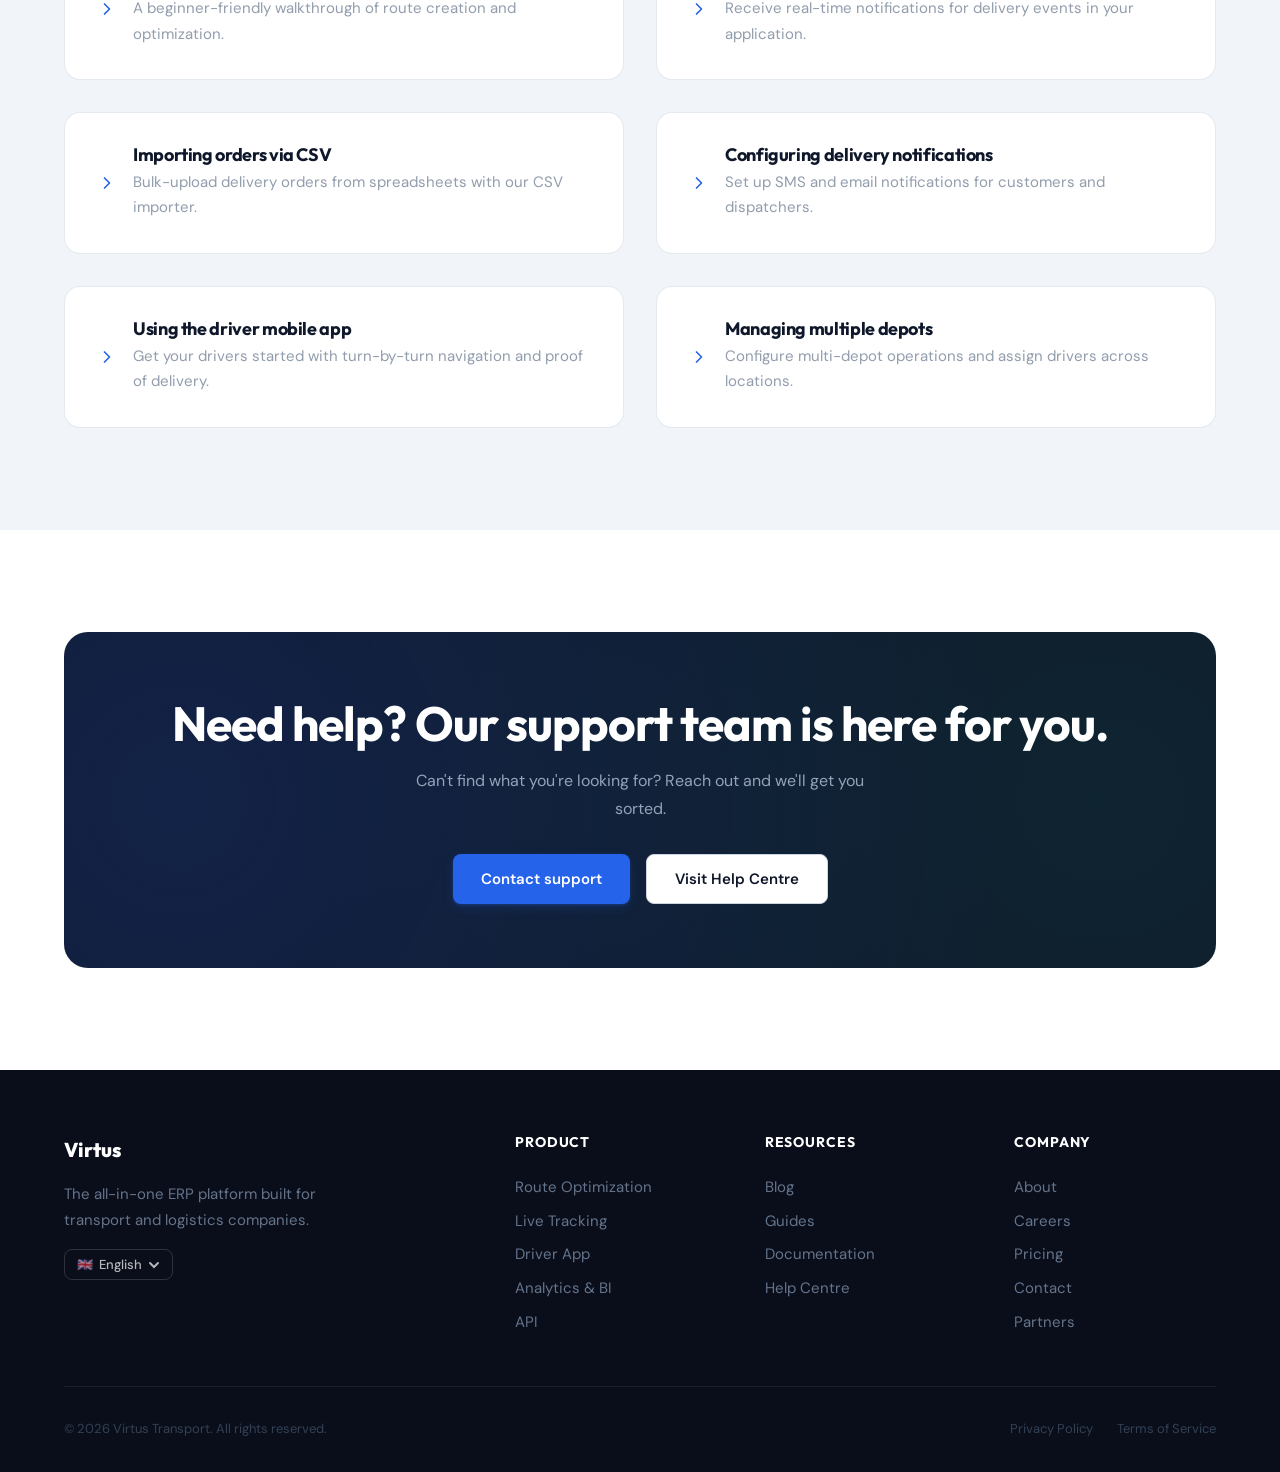
<file: docs.html>
<!DOCTYPE html>
<html lang="en">
<head>
  <meta charset="UTF-8">
  <meta name="viewport" content="width=device-width, initial-scale=1.0">
  <title>Documentation — Virtus Transport</title>
  <link rel="preconnect" href="https://fonts.googleapis.com">
  <link rel="preconnect" href="https://fonts.gstatic.com" crossorigin>
  <link href="https://fonts.googleapis.com/css2?family=DM+Sans:ital,opsz,wght@0,9..40,400;0,9..40,500;0,9..40,600;0,9..40,700;1,9..40,400&family=Outfit:wght@400;500;600;700;800&family=JetBrains+Mono:wght@400;500&display=swap" rel="stylesheet">
  <link rel="stylesheet" href="assets/css/style.css">
</head>
<body>

<nav class="nav">
  <div class="container nav-inner">
    <a href="index.html" class="nav-logo">Virtus</a>
    <div class="nav-links">
      <a href="product.html" data-i18n="nav.product">Product</a>
      <a href="product.html#solutions" data-i18n="nav.solutions">Solutions</a>
      <a href="pricing.html" data-i18n="nav.pricing">Pricing</a>
      <a href="partners.html" data-i18n="nav.partners">Partners</a>
      <a href="about.html" data-i18n="nav.about">About</a>
    </div>
<div class="nav-cta">
  <span id="lang-switch-nav"></span>
  <a href="login.html" class="btn btn-secondary" data-i18n="nav.login">Log in</a>
  <a href="signup.html" class="btn btn-primary" data-i18n="nav.trial">Start free trial</a>
</div>
    <button class="nav-toggle" aria-label="Menu"><span></span><span></span><span></span></button>
  </div>
</nav>

<!-- Hero -->
<section class="section" style="padding-top: 8rem;">
  <div class="container">
    <div class="section-header centered">
      <span class="section-label">Documentation</span>
      <h1>Documentation</h1>
      <p>Everything you need to integrate and use Virtus Transport</p>
    </div>
  </div>
</section>

<!-- Quick Start -->
<section class="section section-light">
  <div class="container">
    <div class="section-header centered reveal">
      <span class="section-label">Quick Start</span>
      <h2>Get up and running fast</h2>
    </div>
    <div class="grid-3">
      <a href="docs.html" class="card reveal" style="text-decoration: none; color: inherit;">
        <div class="card-icon blue">
          <svg width="24" height="24" viewBox="0 0 24 24" fill="none" stroke="currentColor" stroke-width="2" stroke-linecap="round" stroke-linejoin="round"><path d="M13 2L3 14h9l-1 8 10-12h-9l1-8z"/></svg>
        </div>
        <h4>Getting Started</h4>
        <p>Set up your account and create your first route in 5 minutes.</p>
      </a>
      <a href="docs.html" class="card reveal" style="text-decoration: none; color: inherit;">
        <div class="card-icon emerald">
          <svg width="24" height="24" viewBox="0 0 24 24" fill="none" stroke="currentColor" stroke-width="2" stroke-linecap="round" stroke-linejoin="round"><path d="M14 2H6a2 2 0 0 0-2 2v16a2 2 0 0 0 2 2h12a2 2 0 0 0 2-2V8z"/><polyline points="14 2 14 8 20 8"/><line x1="16" y1="13" x2="8" y2="13"/><line x1="16" y1="17" x2="8" y2="17"/><polyline points="10 9 9 9 8 9"/></svg>
        </div>
        <h4>API Reference</h4>
        <p>Complete reference for the Virtus REST API.</p>
      </a>
      <a href="docs.html" class="card reveal" style="text-decoration: none; color: inherit;">
        <div class="card-icon amber">
          <svg width="24" height="24" viewBox="0 0 24 24" fill="none" stroke="currentColor" stroke-width="2" stroke-linecap="round" stroke-linejoin="round"><polyline points="16 18 22 12 16 6"/><polyline points="8 6 2 12 8 18"/></svg>
        </div>
        <h4>SDKs &amp; Libraries</h4>
        <p>Official client libraries for Python, Node.js, PHP, and Go.</p>
      </a>
    </div>
  </div>
</section>

<!-- Documentation Categories -->
<section class="section">
  <div class="container">
    <div class="section-header centered reveal">
      <span class="section-label">Browse by Topic</span>
      <h2>Documentation categories</h2>
    </div>
    <div class="grid-3">
      <a href="docs.html" class="card reveal" style="text-decoration: none; color: inherit;">
        <div class="card-icon blue">
          <svg width="24" height="24" viewBox="0 0 24 24" fill="none" stroke="currentColor" stroke-width="2" stroke-linecap="round" stroke-linejoin="round"><circle cx="12" cy="12" r="10"/><polygon points="16.24 7.76 14.12 14.12 7.76 16.24 9.88 9.88 16.24 7.76"/></svg>
        </div>
        <h4>Routes &amp; Optimization</h4>
        <p>Learn how to create, optimize, and manage delivery routes with our powerful routing engine.</p>
      </a>
      <a href="docs.html" class="card reveal" style="text-decoration: none; color: inherit;">
        <div class="card-icon emerald">
          <svg width="24" height="24" viewBox="0 0 24 24" fill="none" stroke="currentColor" stroke-width="2" stroke-linecap="round" stroke-linejoin="round"><path d="M21 16V8a2 2 0 0 0-1-1.73l-7-4a2 2 0 0 0-2 0l-7 4A2 2 0 0 0 3 8v8a2 2 0 0 0 1 1.73l7 4a2 2 0 0 0 2 0l7-4A2 2 0 0 0 21 16z"/><polyline points="3.27 6.96 12 12.01 20.73 6.96"/><line x1="12" y1="22.08" x2="12" y2="12"/></svg>
        </div>
        <h4>Orders &amp; Deliveries</h4>
        <p>Manage orders, track delivery status, handle proof of delivery, and configure notifications.</p>
      </a>
      <a href="docs.html" class="card reveal" style="text-decoration: none; color: inherit;">
        <div class="card-icon amber">
          <svg width="24" height="24" viewBox="0 0 24 24" fill="none" stroke="currentColor" stroke-width="2" stroke-linecap="round" stroke-linejoin="round"><path d="M17 21v-2a4 4 0 0 0-4-4H5a4 4 0 0 0-4 4v2"/><circle cx="9" cy="7" r="4"/><path d="M23 21v-2a4 4 0 0 0-3-3.87"/><path d="M16 3.13a4 4 0 0 1 0 7.75"/></svg>
        </div>
        <h4>Driver Management</h4>
        <p>Onboard drivers, assign vehicles, set availability schedules, and monitor performance.</p>
      </a>
      <a href="docs.html" class="card reveal" style="text-decoration: none; color: inherit;">
        <div class="card-icon rose">
          <svg width="24" height="24" viewBox="0 0 24 24" fill="none" stroke="currentColor" stroke-width="2" stroke-linecap="round" stroke-linejoin="round"><path d="M18 8A6 6 0 0 0 6 8c0 7-3 9-3 9h18s-3-2-3-9"/><path d="M13.73 21a2 2 0 0 1-3.46 0"/></svg>
        </div>
        <h4>Webhooks &amp; Events</h4>
        <p>Subscribe to real-time events, configure webhook endpoints, and handle delivery updates.</p>
      </a>
      <a href="docs.html" class="card reveal" style="text-decoration: none; color: inherit;">
        <div class="card-icon blue">
          <svg width="24" height="24" viewBox="0 0 24 24" fill="none" stroke="currentColor" stroke-width="2" stroke-linecap="round" stroke-linejoin="round"><rect x="3" y="11" width="18" height="11" rx="2" ry="2"/><path d="M7 11V7a5 5 0 0 1 10 0v4"/></svg>
        </div>
        <h4>Authentication &amp; Security</h4>
        <p>API keys, OAuth 2.0 flows, role-based access control, and security best practices.</p>
      </a>
      <a href="docs.html" class="card reveal" style="text-decoration: none; color: inherit;">
        <div class="card-icon emerald">
          <svg width="24" height="24" viewBox="0 0 24 24" fill="none" stroke="currentColor" stroke-width="2" stroke-linecap="round" stroke-linejoin="round"><line x1="12" y1="1" x2="12" y2="23"/><path d="M17 5H9.5a3.5 3.5 0 0 0 0 7h5a3.5 3.5 0 0 1 0 7H6"/></svg>
        </div>
        <h4>Billing &amp; Usage</h4>
        <p>Monitor API usage, manage subscriptions, understand rate limits, and view invoices.</p>
      </a>
    </div>
  </div>
</section>

<!-- Code Example -->
<section class="section section-dark">
  <div class="container">
    <div class="section-header centered reveal">
      <span class="section-label">Code Example</span>
      <h2>Simple to integrate</h2>
      <p>Create an optimized delivery route with just a few lines of code.</p>
    </div>
    <div class="code-block reveal">
      <div class="code-topbar">
        <div class="dashboard-dot" style="background: #ff5f57;"></div>
        <div class="dashboard-dot" style="background: #febc2e;"></div>
        <div class="dashboard-dot" style="background: #28c840;"></div>
        <span style="margin-left: 0.75rem; opacity: 0.5;">create-route.js</span>
      </div>
      <div class="code-body">
<pre><span class="comment">// Create an optimized delivery route</span>
<span class="keyword">const</span> virtus = <span class="func">require</span>(<span class="string">'@virtus/transport'</span>);

<span class="keyword">const</span> client = <span class="keyword">new</span> virtus.<span class="func">Client</span>({
  <span class="prop">apiKey</span>: process.env.<span class="prop">VIRTUS_API_KEY</span>
});

<span class="keyword">const</span> route = <span class="keyword">await</span> client.routes.<span class="func">create</span>({
  <span class="prop">depot</span>: { <span class="prop">lat</span>: <span class="string">51.5074</span>, <span class="prop">lng</span>: <span class="string">-0.1278</span> },
  <span class="prop">stops</span>: [
    { <span class="prop">address</span>: <span class="string">"14 King Street, London"</span>, <span class="prop">time_window</span>: <span class="string">"09:00-12:00"</span> },
    { <span class="prop">address</span>: <span class="string">"82 Queen Road, London"</span>, <span class="prop">time_window</span>: <span class="string">"10:00-14:00"</span> },
    { <span class="prop">address</span>: <span class="string">"5 Park Lane, London"</span>, <span class="prop">time_window</span>: <span class="string">"13:00-17:00"</span> }
  ],
  <span class="prop">optimize</span>: <span class="keyword">true</span>
});

console.<span class="func">log</span>(route.<span class="prop">id</span>);          <span class="comment">// "rt_a1b2c3d4"</span>
console.<span class="func">log</span>(route.<span class="prop">estimated_time</span>); <span class="comment">// "2h 14m"</span>
console.<span class="func">log</span>(route.<span class="prop">distance_km</span>);    <span class="comment">// 18.7</span></pre>
      </div>
    </div>
  </div>
</section>

<!-- Popular Guides -->
<section class="section section-light">
  <div class="container">
    <div class="section-header centered reveal">
      <span class="section-label">Guides</span>
      <h2>Popular guides</h2>
      <p>Step-by-step tutorials to help you get the most out of Virtus Transport.</p>
    </div>
    <div class="grid-2">
      <a href="docs.html" class="card reveal" style="text-decoration: none; color: inherit; display: flex; align-items: center; gap: 1rem;">
        <svg width="20" height="20" viewBox="0 0 24 24" fill="none" stroke="var(--vtx-blue, #3b82f6)" stroke-width="2" stroke-linecap="round" stroke-linejoin="round" style="flex-shrink: 0;"><polyline points="9 18 15 12 9 6"/></svg>
        <div>
          <h4 style="margin-bottom: 0.25rem;">How to create your first route</h4>
          <p style="margin: 0; opacity: 0.7;">A beginner-friendly walkthrough of route creation and optimization.</p>
        </div>
      </a>
      <a href="docs.html" class="card reveal" style="text-decoration: none; color: inherit; display: flex; align-items: center; gap: 1rem;">
        <svg width="20" height="20" viewBox="0 0 24 24" fill="none" stroke="var(--vtx-blue, #3b82f6)" stroke-width="2" stroke-linecap="round" stroke-linejoin="round" style="flex-shrink: 0;"><polyline points="9 18 15 12 9 6"/></svg>
        <div>
          <h4 style="margin-bottom: 0.25rem;">Setting up webhooks</h4>
          <p style="margin: 0; opacity: 0.7;">Receive real-time notifications for delivery events in your application.</p>
        </div>
      </a>
      <a href="docs.html" class="card reveal" style="text-decoration: none; color: inherit; display: flex; align-items: center; gap: 1rem;">
        <svg width="20" height="20" viewBox="0 0 24 24" fill="none" stroke="var(--vtx-blue, #3b82f6)" stroke-width="2" stroke-linecap="round" stroke-linejoin="round" style="flex-shrink: 0;"><polyline points="9 18 15 12 9 6"/></svg>
        <div>
          <h4 style="margin-bottom: 0.25rem;">Importing orders via CSV</h4>
          <p style="margin: 0; opacity: 0.7;">Bulk-upload delivery orders from spreadsheets with our CSV importer.</p>
        </div>
      </a>
      <a href="docs.html" class="card reveal" style="text-decoration: none; color: inherit; display: flex; align-items: center; gap: 1rem;">
        <svg width="20" height="20" viewBox="0 0 24 24" fill="none" stroke="var(--vtx-blue, #3b82f6)" stroke-width="2" stroke-linecap="round" stroke-linejoin="round" style="flex-shrink: 0;"><polyline points="9 18 15 12 9 6"/></svg>
        <div>
          <h4 style="margin-bottom: 0.25rem;">Configuring delivery notifications</h4>
          <p style="margin: 0; opacity: 0.7;">Set up SMS and email notifications for customers and dispatchers.</p>
        </div>
      </a>
      <a href="docs.html" class="card reveal" style="text-decoration: none; color: inherit; display: flex; align-items: center; gap: 1rem;">
        <svg width="20" height="20" viewBox="0 0 24 24" fill="none" stroke="var(--vtx-blue, #3b82f6)" stroke-width="2" stroke-linecap="round" stroke-linejoin="round" style="flex-shrink: 0;"><polyline points="9 18 15 12 9 6"/></svg>
        <div>
          <h4 style="margin-bottom: 0.25rem;">Using the driver mobile app</h4>
          <p style="margin: 0; opacity: 0.7;">Get your drivers started with turn-by-turn navigation and proof of delivery.</p>
        </div>
      </a>
      <a href="docs.html" class="card reveal" style="text-decoration: none; color: inherit; display: flex; align-items: center; gap: 1rem;">
        <svg width="20" height="20" viewBox="0 0 24 24" fill="none" stroke="var(--vtx-blue, #3b82f6)" stroke-width="2" stroke-linecap="round" stroke-linejoin="round" style="flex-shrink: 0;"><polyline points="9 18 15 12 9 6"/></svg>
        <div>
          <h4 style="margin-bottom: 0.25rem;">Managing multiple depots</h4>
          <p style="margin: 0; opacity: 0.7;">Configure multi-depot operations and assign drivers across locations.</p>
        </div>
      </a>
    </div>
  </div>
</section>

<!-- CTA Banner -->
<section class="section">
  <div class="container">
    <div class="cta-banner reveal">
      <h2>Need help? Our support team is here for you.</h2>
      <p>Can't find what you're looking for? Reach out and we'll get you sorted.</p>
      <div style="display: flex; gap: 1rem; justify-content: center; flex-wrap: wrap;">
        <a href="contact.html" class="btn btn-primary">Contact support</a>
        <a href="help.html" class="btn btn-secondary">Visit Help Centre</a>
      </div>
    </div>
  </div>
</section>

<footer class="footer">
    <div class="container">
      <div class="footer-grid">
        <div class="footer-brand">
          <a href="index.html" class="nav-logo" style="color: var(--vtx-white);">
            Virtus
          </a>
          <p data-i18n="footer.tagline">The complete last-mile delivery management platform for modern transport companies.</p>
          <div style="margin-top: 1rem;" id="lang-switch-footer"></div>
        </div>
        <div class="footer-col">
          <h5 data-i18n="footer.product">Product</h5>
          <a href="product.html">Route Optimization</a>
          <a href="product.html">Live Tracking</a>
          <a href="product.html">Driver App</a>
          <a href="product.html" data-i18n="solution.analytics">Analytics</a>
          <a href="product.html">API</a>
        </div>
        <div class="footer-col">
          <h5 data-i18n="footer.resources">Resources</h5>
          <a href="resources.html" data-i18n="footer.blog">Blog</a>
          <a href="resources.html" data-i18n="footer.guides">Guides</a>
          <a href="docs.html" data-i18n="footer.docs">Documentation</a>
          <a href="help.html" data-i18n="footer.help">Help Centre</a>
        </div>
        <div class="footer-col">
          <h5 data-i18n="footer.company">Company</h5>
          <a href="about.html" data-i18n="footer.about">About</a>
          <a href="careers.html" data-i18n="footer.careers">Careers</a>
          <a href="pricing.html" data-i18n="footer.pricing">Pricing</a>
          <a href="contact.html" data-i18n="footer.contact">Contact</a>
          <a href="partners.html" data-i18n="footer.partners">Partners</a>
        </div>
      </div>
      <div class="footer-bottom">
        <span data-i18n="footer.copyright">&copy; 2026 Virtus Transport. All rights reserved.</span>
        <div class="footer-bottom-links">
          <a href="privacy.html" data-i18n="footer.privacy">Privacy Policy</a>
          <a href="terms.html" data-i18n="footer.terms">Terms of Service</a>
        </div>
      </div>
    </div>
  </footer>
<script src="assets/js/i18n.js"></script>
<script src="assets/js/main.js"></script>

</body>
</html>
</file>
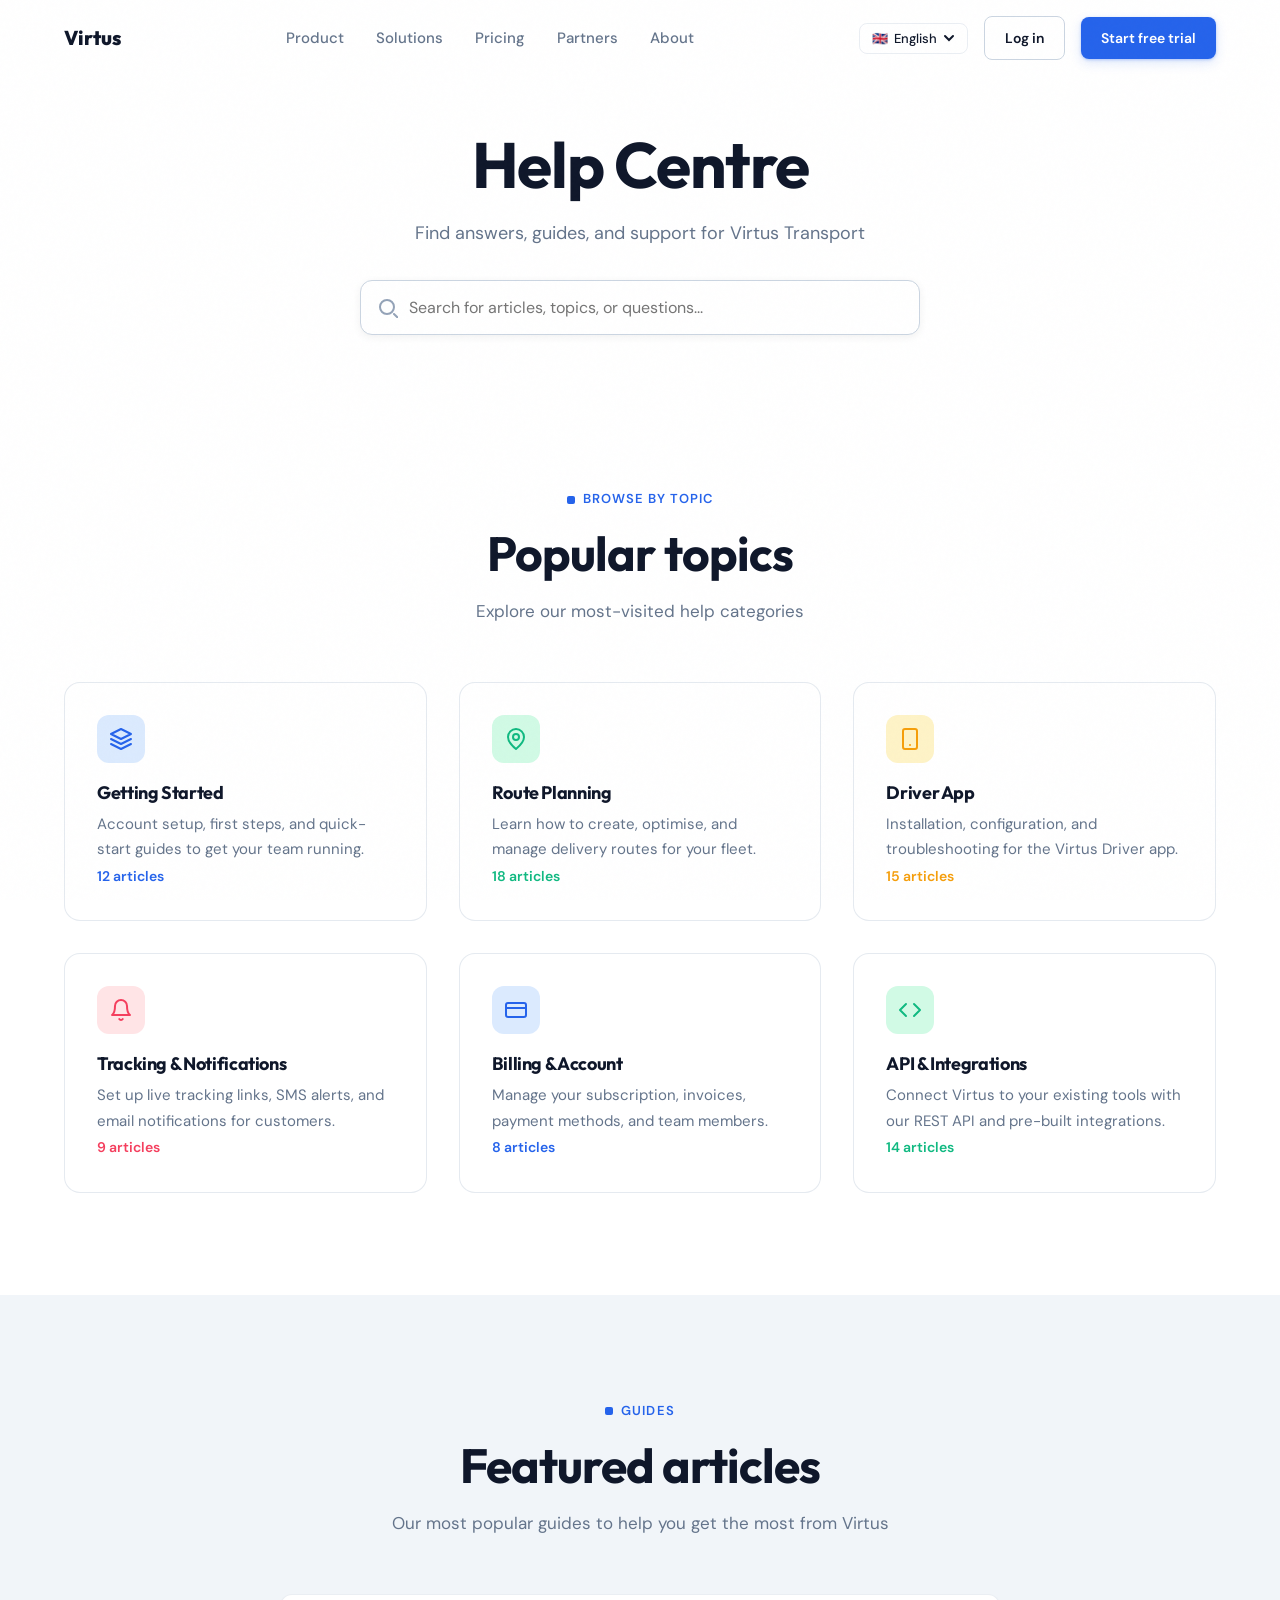
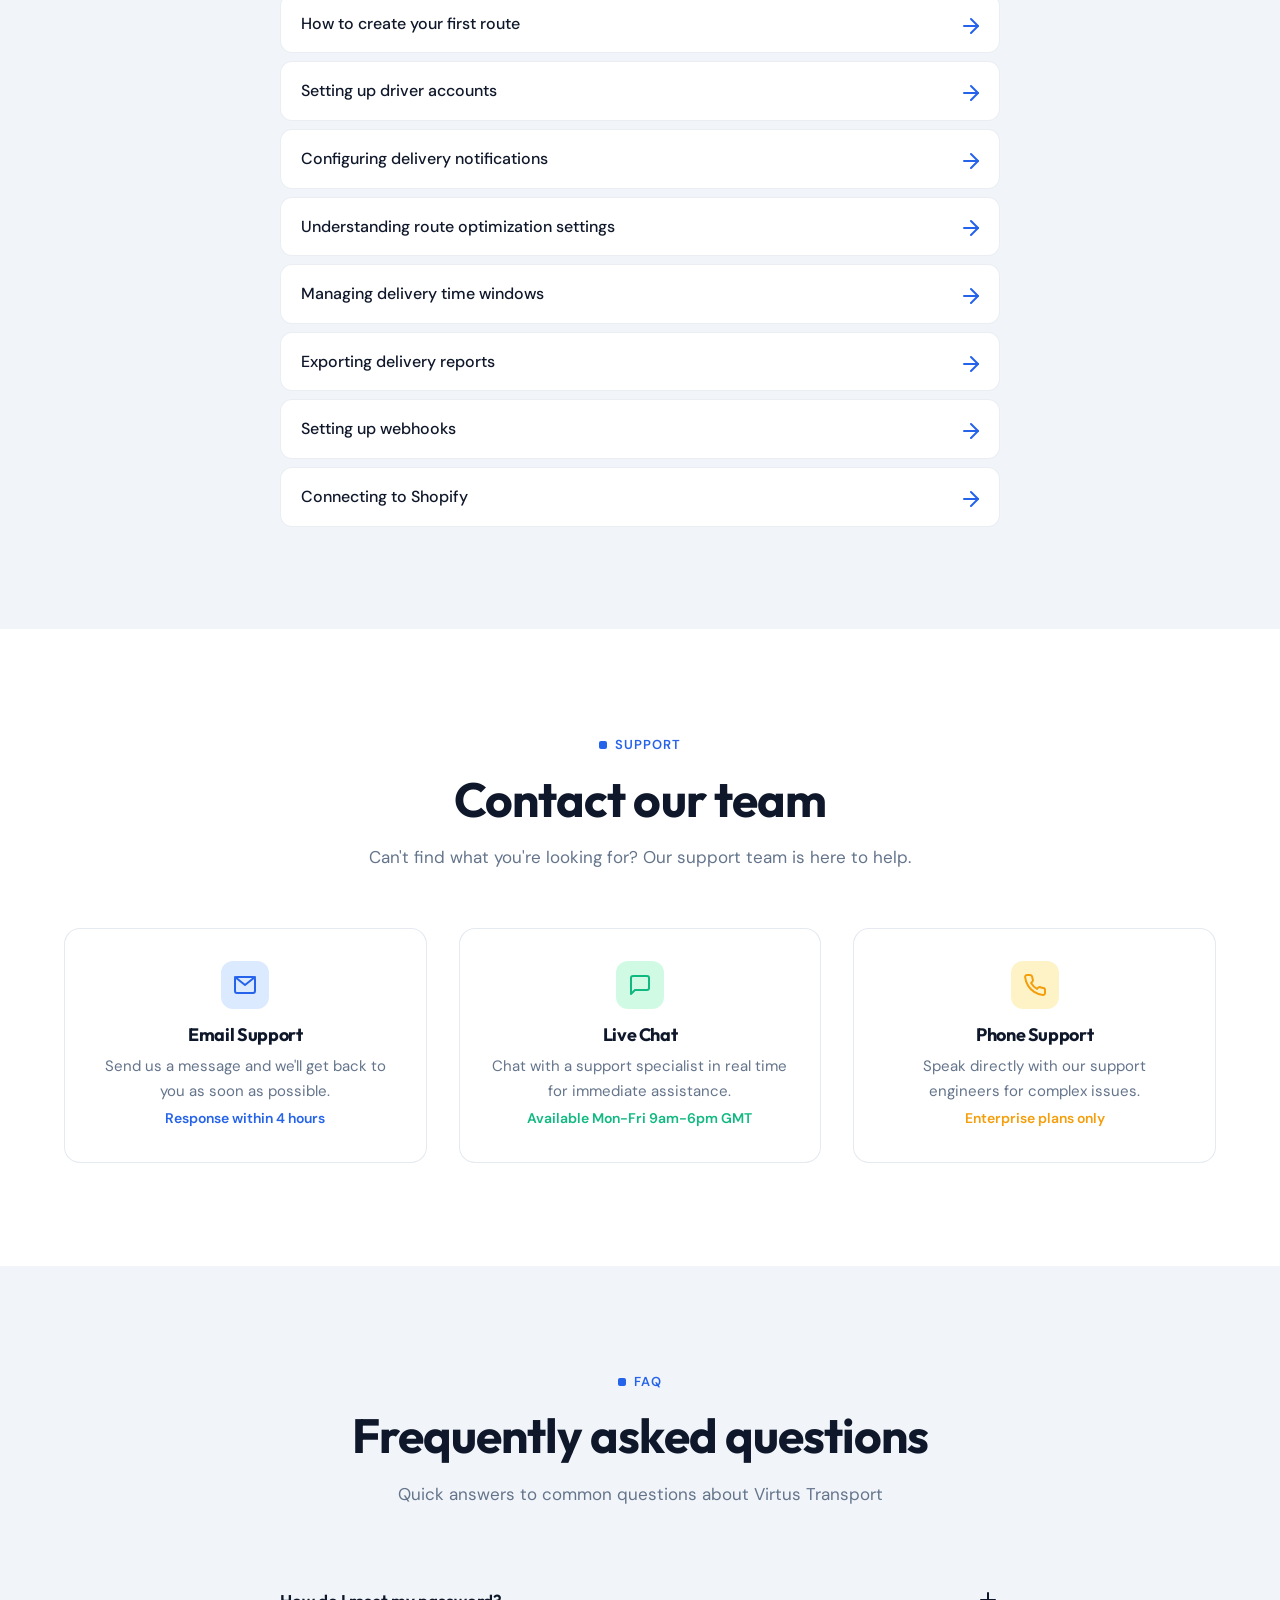
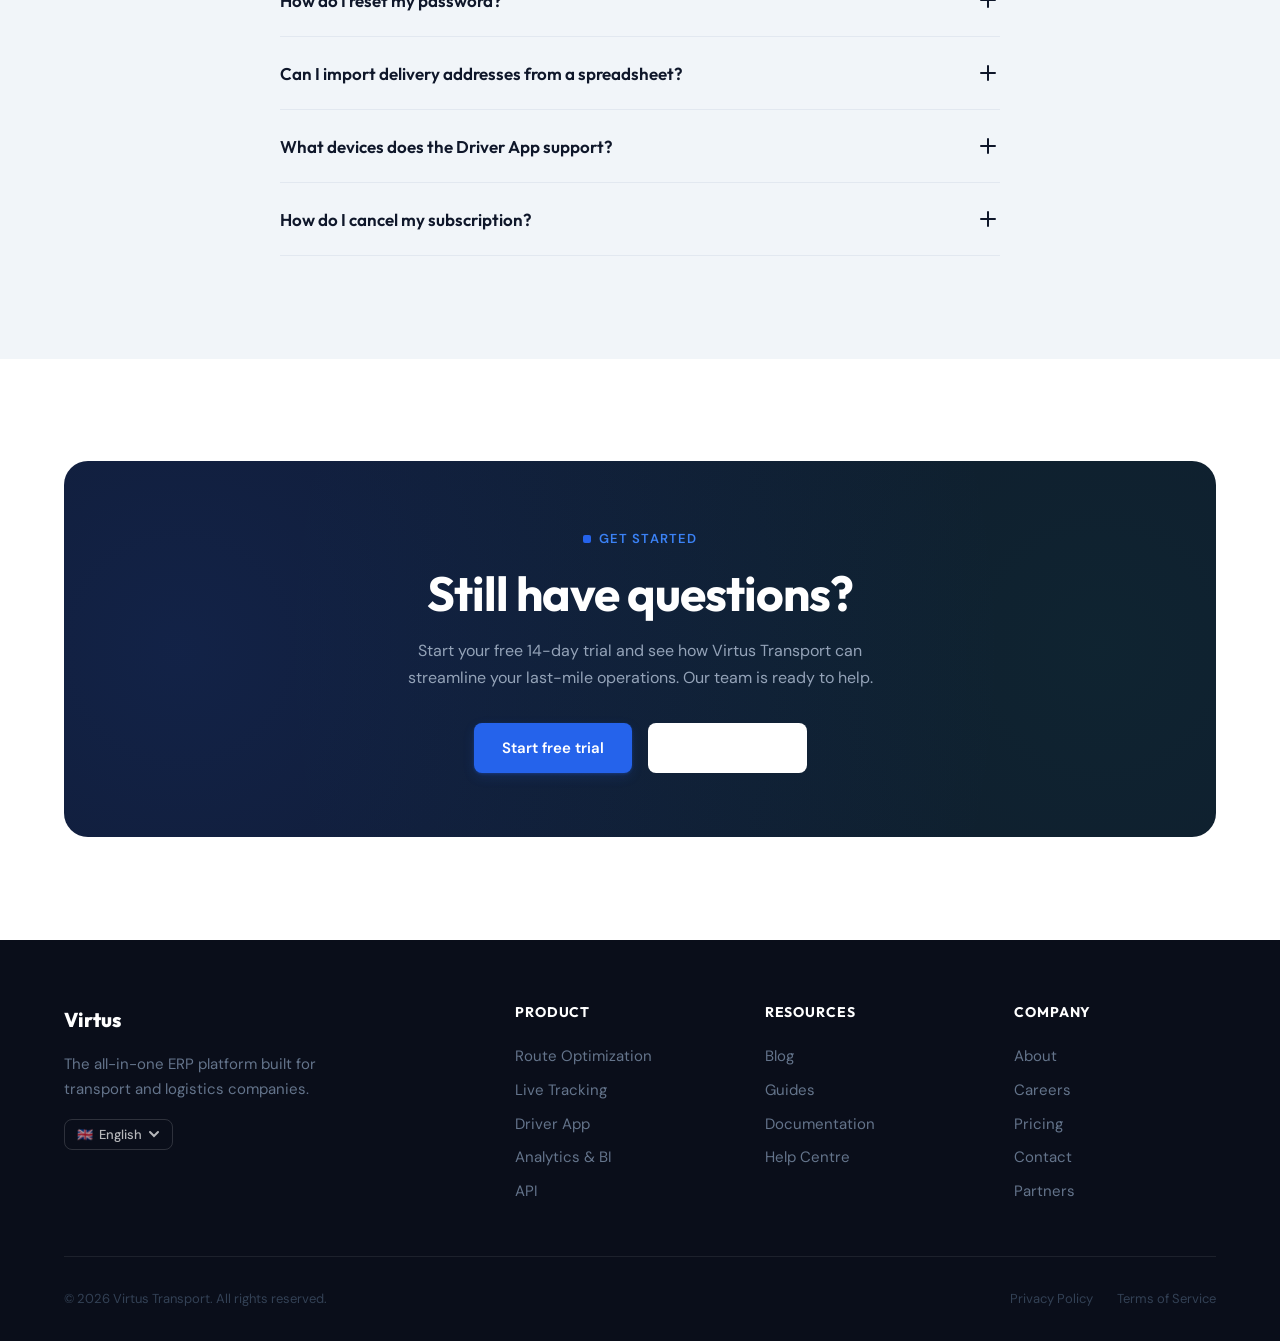
<file: help.html>
<!DOCTYPE html>
<html lang="en">
<head>
  <meta charset="UTF-8">
  <meta name="viewport" content="width=device-width, initial-scale=1.0">
  <title>Help Centre — Virtus Transport</title>
  <meta name="description" content="Find answers, guides, and support for Virtus Transport. Browse topics, read articles, or contact our support team.">
  <link rel="preconnect" href="https://fonts.googleapis.com">
  <link rel="preconnect" href="https://fonts.gstatic.com" crossorigin>
  <link href="https://fonts.googleapis.com/css2?family=DM+Sans:ital,opsz,wght@0,9..40,400;0,9..40,500;0,9..40,600;0,9..40,700;1,9..40,400&family=Outfit:wght@400;500;600;700;800&family=JetBrains+Mono:wght@400;500&display=swap" rel="stylesheet">
  <link rel="stylesheet" href="assets/css/style.css">
</head>
<body>

  <!-- ===== NAVIGATION ===== -->
  <nav class="nav">
    <div class="container nav-inner">
      <a href="index.html" class="nav-logo">Virtus</a>
      <div class="nav-links">
      <a href="product.html" data-i18n="nav.product">Product</a>
      <a href="product.html#solutions" data-i18n="nav.solutions">Solutions</a>
      <a href="pricing.html" data-i18n="nav.pricing">Pricing</a>
      <a href="partners.html" data-i18n="nav.partners">Partners</a>
      <a href="about.html" data-i18n="nav.about">About</a>
    </div>
<div class="nav-cta">
  <span id="lang-switch-nav"></span>
  <a href="login.html" class="btn btn-secondary" data-i18n="nav.login">Log in</a>
  <a href="signup.html" class="btn btn-primary" data-i18n="nav.trial">Start free trial</a>
</div>
      <button class="nav-toggle" aria-label="Menu"><span></span><span></span><span></span></button>
    </div>
  </nav>

  <!-- ===== HERO ===== -->
  <section style="padding-top: 8rem; padding-bottom: 3rem;">
    <div class="container" style="text-align: center;">
      <div class="reveal">
        <h1 style="max-width: 600px; margin: 0 auto 1rem;">Help Centre</h1>
        <p class="text-lg" style="max-width: 520px; margin: 0 auto 2rem;">
          Find answers, guides, and support for Virtus Transport
        </p>
        <div style="max-width: 560px; margin: 0 auto; position: relative;">
          <svg width="20" height="20" fill="none" stroke="#94a3b8" stroke-width="2" stroke-linecap="round" stroke-linejoin="round" style="position: absolute; left: 1.125rem; top: 50%; transform: translateY(-50%); pointer-events: none;">
            <circle cx="9" cy="9" r="7"/><path d="M16 16l4 4"/>
          </svg>
          <input type="text" placeholder="Search for articles, topics, or questions..." style="width: 100%; padding: 1rem 1.25rem 1rem 3rem; border-radius: 0.75rem; border: 1.5px solid var(--vtx-cloud); background: var(--vtx-white); color: var(--vtx-navy); font-family: var(--font-body); font-size: 1rem; outline: none; transition: border-color 0.2s; box-shadow: 0 2px 8px rgba(0,0,0,0.06); box-sizing: border-box;" onfocus="this.style.borderColor='var(--vtx-blue)'" onblur="this.style.borderColor='var(--vtx-cloud)'">
        </div>
      </div>
    </div>
  </section>

  <!-- ===== POPULAR TOPICS ===== -->
  <section class="section">
    <div class="container">
      <div class="section-header centered reveal">
        <span class="section-label">Browse by topic</span>
        <h2>Popular topics</h2>
        <p>Explore our most-visited help categories</p>
      </div>
      <div class="grid-3 reveal">

        <!-- Getting Started -->
        <a href="help.html" class="card" style="text-decoration: none; color: inherit; transition: transform 0.2s, box-shadow 0.2s;">
          <div class="card-icon blue">
            <svg width="24" height="24" fill="none" stroke="currentColor" stroke-width="2" stroke-linecap="round" stroke-linejoin="round"><path d="M12 2L2 7l10 5 10-5-10-5z"/><path d="M2 17l10 5 10-5"/><path d="M2 12l10 5 10-5"/></svg>
          </div>
          <h4>Getting Started</h4>
          <p>Account setup, first steps, and quick-start guides to get your team running.</p>
          <span style="font-size: 0.875rem; font-weight: 600; color: var(--vtx-blue);">12 articles</span>
        </a>

        <!-- Route Planning -->
        <a href="help.html" class="card" style="text-decoration: none; color: inherit; transition: transform 0.2s, box-shadow 0.2s;">
          <div class="card-icon emerald">
            <svg width="24" height="24" fill="none" stroke="currentColor" stroke-width="2" stroke-linecap="round" stroke-linejoin="round"><circle cx="12" cy="10" r="3"/><path d="M12 2a8 8 0 0 0-8 8c0 5.4 8 12 8 12s8-6.6 8-12a8 8 0 0 0-8-8z"/></svg>
          </div>
          <h4>Route Planning</h4>
          <p>Learn how to create, optimise, and manage delivery routes for your fleet.</p>
          <span style="font-size: 0.875rem; font-weight: 600; color: var(--vtx-emerald);">18 articles</span>
        </a>

        <!-- Driver App -->
        <a href="help.html" class="card" style="text-decoration: none; color: inherit; transition: transform 0.2s, box-shadow 0.2s;">
          <div class="card-icon amber">
            <svg width="24" height="24" fill="none" stroke="currentColor" stroke-width="2" stroke-linecap="round" stroke-linejoin="round"><rect x="5" y="2" width="14" height="20" rx="2"/><path d="M12 18h.01"/></svg>
          </div>
          <h4>Driver App</h4>
          <p>Installation, configuration, and troubleshooting for the Virtus Driver app.</p>
          <span style="font-size: 0.875rem; font-weight: 600; color: var(--vtx-amber);">15 articles</span>
        </a>

        <!-- Tracking & Notifications -->
        <a href="help.html" class="card" style="text-decoration: none; color: inherit; transition: transform 0.2s, box-shadow 0.2s;">
          <div class="card-icon rose">
            <svg width="24" height="24" fill="none" stroke="currentColor" stroke-width="2" stroke-linecap="round" stroke-linejoin="round"><path d="M18 8A6 6 0 0 0 6 8c0 7-3 9-3 9h18s-3-2-3-9"/><path d="M13.73 21a2 2 0 0 1-3.46 0"/></svg>
          </div>
          <h4>Tracking &amp; Notifications</h4>
          <p>Set up live tracking links, SMS alerts, and email notifications for customers.</p>
          <span style="font-size: 0.875rem; font-weight: 600; color: var(--vtx-rose);">9 articles</span>
        </a>

        <!-- Billing & Account -->
        <a href="help.html" class="card" style="text-decoration: none; color: inherit; transition: transform 0.2s, box-shadow 0.2s;">
          <div class="card-icon blue">
            <svg width="24" height="24" fill="none" stroke="currentColor" stroke-width="2" stroke-linecap="round" stroke-linejoin="round"><rect x="2" y="5" width="20" height="14" rx="2"/><path d="M2 10h20"/></svg>
          </div>
          <h4>Billing &amp; Account</h4>
          <p>Manage your subscription, invoices, payment methods, and team members.</p>
          <span style="font-size: 0.875rem; font-weight: 600; color: var(--vtx-blue);">8 articles</span>
        </a>

        <!-- API & Integrations -->
        <a href="help.html" class="card" style="text-decoration: none; color: inherit; transition: transform 0.2s, box-shadow 0.2s;">
          <div class="card-icon emerald">
            <svg width="24" height="24" fill="none" stroke="currentColor" stroke-width="2" stroke-linecap="round" stroke-linejoin="round"><path d="M16 18l6-6-6-6"/><path d="M8 6l-6 6 6 6"/></svg>
          </div>
          <h4>API &amp; Integrations</h4>
          <p>Connect Virtus to your existing tools with our REST API and pre-built integrations.</p>
          <span style="font-size: 0.875rem; font-weight: 600; color: var(--vtx-emerald);">14 articles</span>
        </a>

      </div>
    </div>
  </section>

  <!-- ===== FEATURED ARTICLES ===== -->
  <section class="section section-light">
    <div class="container">
      <div class="section-header centered reveal">
        <span class="section-label">Guides</span>
        <h2>Featured articles</h2>
        <p>Our most popular guides to help you get the most from Virtus</p>
      </div>
      <div class="reveal" style="max-width: 720px; margin: 0 auto; display: flex; flex-direction: column; gap: 0.5rem;">

        <a href="help.html" style="display: flex; align-items: center; justify-content: space-between; padding: 1rem 1.25rem; background: var(--vtx-white); border-radius: 0.75rem; border: 1px solid rgba(203,213,225,0.4); text-decoration: none; color: var(--vtx-navy); font-weight: 500; transition: border-color 0.2s, box-shadow 0.2s;" onmouseover="this.style.borderColor='var(--vtx-blue)';this.style.boxShadow='0 2px 8px rgba(0,0,0,0.06)'" onmouseout="this.style.borderColor='rgba(203,213,225,0.4)';this.style.boxShadow='none'">
          <span>How to create your first route</span>
          <svg width="20" height="20" fill="none" stroke="var(--vtx-blue)" stroke-width="2" stroke-linecap="round" stroke-linejoin="round"><path d="M5 12h14"/><path d="M12 5l7 7-7 7"/></svg>
        </a>

        <a href="help.html" style="display: flex; align-items: center; justify-content: space-between; padding: 1rem 1.25rem; background: var(--vtx-white); border-radius: 0.75rem; border: 1px solid rgba(203,213,225,0.4); text-decoration: none; color: var(--vtx-navy); font-weight: 500; transition: border-color 0.2s, box-shadow 0.2s;" onmouseover="this.style.borderColor='var(--vtx-blue)';this.style.boxShadow='0 2px 8px rgba(0,0,0,0.06)'" onmouseout="this.style.borderColor='rgba(203,213,225,0.4)';this.style.boxShadow='none'">
          <span>Setting up driver accounts</span>
          <svg width="20" height="20" fill="none" stroke="var(--vtx-blue)" stroke-width="2" stroke-linecap="round" stroke-linejoin="round"><path d="M5 12h14"/><path d="M12 5l7 7-7 7"/></svg>
        </a>

        <a href="help.html" style="display: flex; align-items: center; justify-content: space-between; padding: 1rem 1.25rem; background: var(--vtx-white); border-radius: 0.75rem; border: 1px solid rgba(203,213,225,0.4); text-decoration: none; color: var(--vtx-navy); font-weight: 500; transition: border-color 0.2s, box-shadow 0.2s;" onmouseover="this.style.borderColor='var(--vtx-blue)';this.style.boxShadow='0 2px 8px rgba(0,0,0,0.06)'" onmouseout="this.style.borderColor='rgba(203,213,225,0.4)';this.style.boxShadow='none'">
          <span>Configuring delivery notifications</span>
          <svg width="20" height="20" fill="none" stroke="var(--vtx-blue)" stroke-width="2" stroke-linecap="round" stroke-linejoin="round"><path d="M5 12h14"/><path d="M12 5l7 7-7 7"/></svg>
        </a>

        <a href="help.html" style="display: flex; align-items: center; justify-content: space-between; padding: 1rem 1.25rem; background: var(--vtx-white); border-radius: 0.75rem; border: 1px solid rgba(203,213,225,0.4); text-decoration: none; color: var(--vtx-navy); font-weight: 500; transition: border-color 0.2s, box-shadow 0.2s;" onmouseover="this.style.borderColor='var(--vtx-blue)';this.style.boxShadow='0 2px 8px rgba(0,0,0,0.06)'" onmouseout="this.style.borderColor='rgba(203,213,225,0.4)';this.style.boxShadow='none'">
          <span>Understanding route optimization settings</span>
          <svg width="20" height="20" fill="none" stroke="var(--vtx-blue)" stroke-width="2" stroke-linecap="round" stroke-linejoin="round"><path d="M5 12h14"/><path d="M12 5l7 7-7 7"/></svg>
        </a>

        <a href="help.html" style="display: flex; align-items: center; justify-content: space-between; padding: 1rem 1.25rem; background: var(--vtx-white); border-radius: 0.75rem; border: 1px solid rgba(203,213,225,0.4); text-decoration: none; color: var(--vtx-navy); font-weight: 500; transition: border-color 0.2s, box-shadow 0.2s;" onmouseover="this.style.borderColor='var(--vtx-blue)';this.style.boxShadow='0 2px 8px rgba(0,0,0,0.06)'" onmouseout="this.style.borderColor='rgba(203,213,225,0.4)';this.style.boxShadow='none'">
          <span>Managing delivery time windows</span>
          <svg width="20" height="20" fill="none" stroke="var(--vtx-blue)" stroke-width="2" stroke-linecap="round" stroke-linejoin="round"><path d="M5 12h14"/><path d="M12 5l7 7-7 7"/></svg>
        </a>

        <a href="help.html" style="display: flex; align-items: center; justify-content: space-between; padding: 1rem 1.25rem; background: var(--vtx-white); border-radius: 0.75rem; border: 1px solid rgba(203,213,225,0.4); text-decoration: none; color: var(--vtx-navy); font-weight: 500; transition: border-color 0.2s, box-shadow 0.2s;" onmouseover="this.style.borderColor='var(--vtx-blue)';this.style.boxShadow='0 2px 8px rgba(0,0,0,0.06)'" onmouseout="this.style.borderColor='rgba(203,213,225,0.4)';this.style.boxShadow='none'">
          <span>Exporting delivery reports</span>
          <svg width="20" height="20" fill="none" stroke="var(--vtx-blue)" stroke-width="2" stroke-linecap="round" stroke-linejoin="round"><path d="M5 12h14"/><path d="M12 5l7 7-7 7"/></svg>
        </a>

        <a href="help.html" style="display: flex; align-items: center; justify-content: space-between; padding: 1rem 1.25rem; background: var(--vtx-white); border-radius: 0.75rem; border: 1px solid rgba(203,213,225,0.4); text-decoration: none; color: var(--vtx-navy); font-weight: 500; transition: border-color 0.2s, box-shadow 0.2s;" onmouseover="this.style.borderColor='var(--vtx-blue)';this.style.boxShadow='0 2px 8px rgba(0,0,0,0.06)'" onmouseout="this.style.borderColor='rgba(203,213,225,0.4)';this.style.boxShadow='none'">
          <span>Setting up webhooks</span>
          <svg width="20" height="20" fill="none" stroke="var(--vtx-blue)" stroke-width="2" stroke-linecap="round" stroke-linejoin="round"><path d="M5 12h14"/><path d="M12 5l7 7-7 7"/></svg>
        </a>

        <a href="help.html" style="display: flex; align-items: center; justify-content: space-between; padding: 1rem 1.25rem; background: var(--vtx-white); border-radius: 0.75rem; border: 1px solid rgba(203,213,225,0.4); text-decoration: none; color: var(--vtx-navy); font-weight: 500; transition: border-color 0.2s, box-shadow 0.2s;" onmouseover="this.style.borderColor='var(--vtx-blue)';this.style.boxShadow='0 2px 8px rgba(0,0,0,0.06)'" onmouseout="this.style.borderColor='rgba(203,213,225,0.4)';this.style.boxShadow='none'">
          <span>Connecting to Shopify</span>
          <svg width="20" height="20" fill="none" stroke="var(--vtx-blue)" stroke-width="2" stroke-linecap="round" stroke-linejoin="round"><path d="M5 12h14"/><path d="M12 5l7 7-7 7"/></svg>
        </a>

      </div>
    </div>
  </section>

  <!-- ===== CONTACT SUPPORT ===== -->
  <section class="section">
    <div class="container">
      <div class="section-header centered reveal">
        <span class="section-label">Support</span>
        <h2>Contact our team</h2>
        <p>Can't find what you're looking for? Our support team is here to help.</p>
      </div>
      <div class="grid-3 reveal">

        <!-- Email Support -->
        <div class="card" style="text-align: center;">
          <div class="card-icon blue" style="margin: 0 auto 1rem;">
            <svg width="24" height="24" fill="none" stroke="currentColor" stroke-width="2" stroke-linecap="round" stroke-linejoin="round"><rect x="2" y="4" width="20" height="16" rx="2"/><path d="M22 4l-10 8L2 4"/></svg>
          </div>
          <h4>Email Support</h4>
          <p>Send us a message and we'll get back to you as soon as possible.</p>
          <span style="font-size: 0.875rem; font-weight: 600; color: var(--vtx-blue);">Response within 4 hours</span>
        </div>

        <!-- Live Chat -->
        <div class="card" style="text-align: center;">
          <div class="card-icon emerald" style="margin: 0 auto 1rem;">
            <svg width="24" height="24" fill="none" stroke="currentColor" stroke-width="2" stroke-linecap="round" stroke-linejoin="round"><path d="M21 15a2 2 0 0 1-2 2H7l-4 4V5a2 2 0 0 1 2-2h14a2 2 0 0 1 2 2z"/></svg>
          </div>
          <h4>Live Chat</h4>
          <p>Chat with a support specialist in real time for immediate assistance.</p>
          <span style="font-size: 0.875rem; font-weight: 600; color: var(--vtx-emerald);">Available Mon-Fri 9am-6pm GMT</span>
        </div>

        <!-- Phone Support -->
        <div class="card" style="text-align: center;">
          <div class="card-icon amber" style="margin: 0 auto 1rem;">
            <svg width="24" height="24" fill="none" stroke="currentColor" stroke-width="2" stroke-linecap="round" stroke-linejoin="round"><path d="M22 16.92v3a2 2 0 0 1-2.18 2 19.79 19.79 0 0 1-8.63-3.07 19.5 19.5 0 0 1-6-6A19.79 19.79 0 0 1 2.12 4.18 2 2 0 0 1 4.11 2h3a2 2 0 0 1 2 1.72 12.84 12.84 0 0 0 .7 2.81 2 2 0 0 1-.45 2.11L8.09 9.91a16 16 0 0 0 6 6l1.27-1.27a2 2 0 0 1 2.11-.45 12.84 12.84 0 0 0 2.81.7A2 2 0 0 1 22 16.92z"/></svg>
          </div>
          <h4>Phone Support</h4>
          <p>Speak directly with our support engineers for complex issues.</p>
          <span style="font-size: 0.875rem; font-weight: 600; color: var(--vtx-amber);">Enterprise plans only</span>
        </div>

      </div>
    </div>
  </section>

  <!-- ===== FAQ ===== -->
  <section class="section section-light">
    <div class="container">
      <div class="section-header centered reveal">
        <span class="section-label">FAQ</span>
        <h2>Frequently asked questions</h2>
        <p>Quick answers to common questions about Virtus Transport</p>
      </div>

      <div class="faq-list reveal">
        <div class="faq-item">
          <button class="faq-question">
            How do I reset my password?
            <svg class="faq-icon" width="24" height="24" fill="none" stroke="currentColor" stroke-width="2" stroke-linecap="round"><path d="M12 5v14M5 12h14"/></svg>
          </button>
          <div class="faq-answer">
            <p>Click "Log in" and then select "Forgot password?" on the login page. Enter your email address and we'll send you a reset link. The link expires after 24 hours. If you don't receive the email, check your spam folder or contact support.</p>
          </div>
        </div>
        <div class="faq-item">
          <button class="faq-question">
            Can I import delivery addresses from a spreadsheet?
            <svg class="faq-icon" width="24" height="24" fill="none" stroke="currentColor" stroke-width="2" stroke-linecap="round"><path d="M12 5v14M5 12h14"/></svg>
          </button>
          <div class="faq-answer">
            <p>Yes, Virtus supports CSV and Excel file imports. Go to Routes &gt; Import and upload your file. We'll automatically geocode the addresses and add them to your route. You can also map custom columns to match your file format.</p>
          </div>
        </div>
        <div class="faq-item">
          <button class="faq-question">
            What devices does the Driver App support?
            <svg class="faq-icon" width="24" height="24" fill="none" stroke="currentColor" stroke-width="2" stroke-linecap="round"><path d="M12 5v14M5 12h14"/></svg>
          </button>
          <div class="faq-answer">
            <p>The Virtus Driver App is available on iOS (iPhone 8 and later, iOS 15+) and Android (Android 10+). It works on both phones and tablets. Drivers can download it from the App Store or Google Play Store using their team invite link.</p>
          </div>
        </div>
        <div class="faq-item">
          <button class="faq-question">
            How do I cancel my subscription?
            <svg class="faq-icon" width="24" height="24" fill="none" stroke="currentColor" stroke-width="2" stroke-linecap="round"><path d="M12 5v14M5 12h14"/></svg>
          </button>
          <div class="faq-answer">
            <p>You can cancel your subscription at any time from Settings &gt; Billing &gt; Cancel Plan. Your account will remain active until the end of your current billing period. All your data is retained for 90 days after cancellation in case you want to reactivate.</p>
          </div>
        </div>
      </div>
    </div>
  </section>

  <!-- ===== CTA BANNER ===== -->
  <section class="section">
    <div class="container reveal">
      <div class="cta-banner">
        <span class="section-label" style="color: var(--vtx-blue-light);">Get started</span>
        <h2>Still have questions?</h2>
        <p>Start your free 14-day trial and see how Virtus Transport can streamline your last-mile operations. Our team is ready to help.</p>
        <div style="display: flex; gap: 1rem; justify-content: center; flex-wrap: wrap;">
          <a href="signup.html" class="btn btn-primary">Start free trial</a>
          <a href="contact.html" class="btn btn-secondary" style="border-color: rgba(255,255,255,0.2); color: var(--vtx-white);">Contact sales</a>
        </div>
      </div>
    </div>
  </section>

  <!-- ===== FOOTER ===== -->
  <footer class="footer">
    <div class="container">
      <div class="footer-grid">
        <div class="footer-brand">
          <a href="index.html" class="nav-logo" style="color: var(--vtx-white);">
            Virtus
          </a>
          <p data-i18n="footer.tagline">The complete last-mile delivery management platform for modern transport companies.</p>
          <div style="margin-top: 1rem;" id="lang-switch-footer"></div>
        </div>
        <div class="footer-col">
          <h5 data-i18n="footer.product">Product</h5>
          <a href="product.html">Route Optimization</a>
          <a href="product.html">Live Tracking</a>
          <a href="product.html">Driver App</a>
          <a href="product.html" data-i18n="solution.analytics">Analytics</a>
          <a href="product.html">API</a>
        </div>
        <div class="footer-col">
          <h5 data-i18n="footer.resources">Resources</h5>
          <a href="resources.html" data-i18n="footer.blog">Blog</a>
          <a href="resources.html" data-i18n="footer.guides">Guides</a>
          <a href="docs.html" data-i18n="footer.docs">Documentation</a>
          <a href="help.html" data-i18n="footer.help">Help Centre</a>
        </div>
        <div class="footer-col">
          <h5 data-i18n="footer.company">Company</h5>
          <a href="about.html" data-i18n="footer.about">About</a>
          <a href="careers.html" data-i18n="footer.careers">Careers</a>
          <a href="pricing.html" data-i18n="footer.pricing">Pricing</a>
          <a href="contact.html" data-i18n="footer.contact">Contact</a>
          <a href="partners.html" data-i18n="footer.partners">Partners</a>
        </div>
      </div>
      <div class="footer-bottom">
        <span data-i18n="footer.copyright">&copy; 2026 Virtus Transport. All rights reserved.</span>
        <div class="footer-bottom-links">
          <a href="privacy.html" data-i18n="footer.privacy">Privacy Policy</a>
          <a href="terms.html" data-i18n="footer.terms">Terms of Service</a>
        </div>
      </div>
    </div>
  </footer>
  <script src="assets/js/i18n.js"></script>
  <script src="assets/js/main.js"></script>
</body>
</html>
</file>
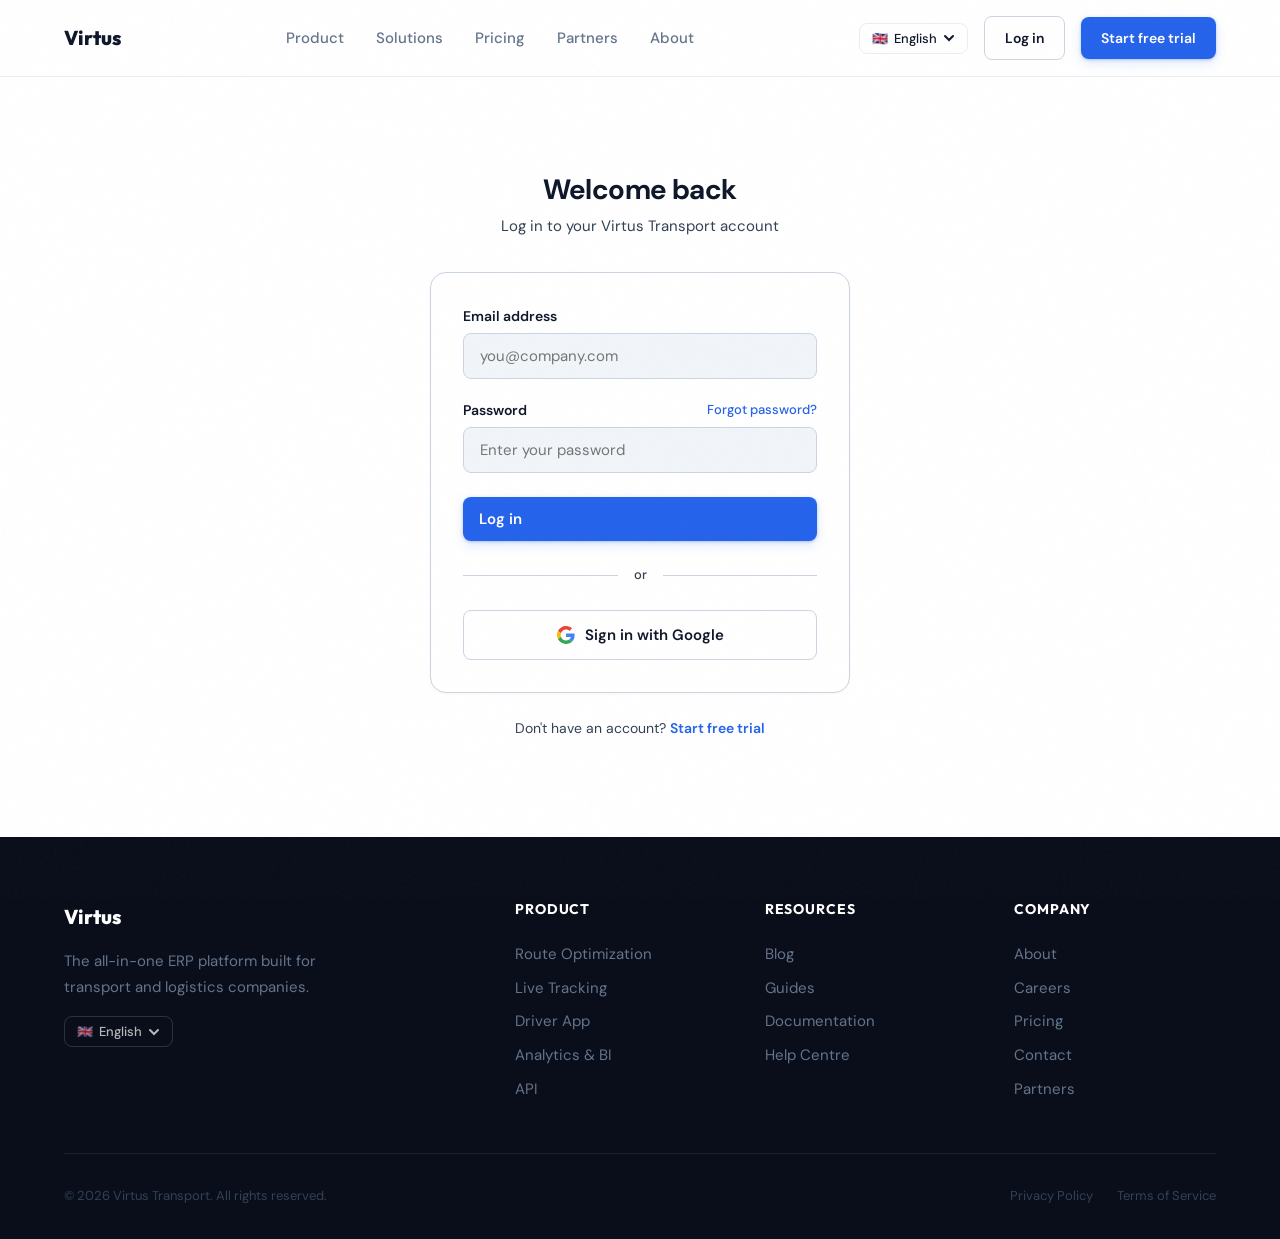
<file: login.html>
<!DOCTYPE html>
<html lang="en">
<head>
  <meta charset="UTF-8">
  <meta name="viewport" content="width=device-width, initial-scale=1.0">
  <title>Log In — Virtus Transport</title>
  <link rel="preconnect" href="https://fonts.googleapis.com">
  <link rel="preconnect" href="https://fonts.gstatic.com" crossorigin>
  <link href="https://fonts.googleapis.com/css2?family=DM+Sans:ital,opsz,wght@0,9..40,400;0,9..40,500;0,9..40,600;0,9..40,700;1,9..40,400&family=Outfit:wght@400;500;600;700;800&family=JetBrains+Mono:wght@400;500&display=swap" rel="stylesheet">
  <link rel="stylesheet" href="assets/css/style.css">
</head>
<body>

  <!-- Nav -->
  <nav class="nav" style="position: relative; background: white; border-bottom: 1px solid rgba(203,213,225,0.4);">
    <div class="container nav-inner">
      <a href="index.html" class="nav-logo">Virtus</a>
      <div class="nav-links">
      <a href="product.html" data-i18n="nav.product">Product</a>
      <a href="product.html#solutions" data-i18n="nav.solutions">Solutions</a>
      <a href="pricing.html" data-i18n="nav.pricing">Pricing</a>
      <a href="partners.html" data-i18n="nav.partners">Partners</a>
      <a href="about.html" data-i18n="nav.about">About</a>
    </div>
<div class="nav-cta">
  <span id="lang-switch-nav"></span>
  <a href="login.html" class="btn btn-secondary" data-i18n="nav.login">Log in</a>
  <a href="signup.html" class="btn btn-primary" data-i18n="nav.trial">Start free trial</a>
</div>
      <button class="nav-toggle" aria-label="Menu"><span></span><span></span><span></span></button>
    </div>
  </nav>

  <!-- Login Card -->
  <section style="display: flex; align-items: center; justify-content: center; min-height: calc(100vh - 72px - 68px); padding: 3rem 1rem;">
    <div style="width: 100%; max-width: 420px;">

      <!-- Heading -->
      <div style="text-align: center; margin-bottom: 2rem;">
        <h1 style="font-family: var(--font-heading); font-size: 1.75rem; font-weight: 700; color: var(--vtx-navy); margin: 0 0 0.5rem;">Welcome back</h1>
        <p style="font-size: 0.9375rem; color: var(--vtx-steel); margin: 0;">Log in to your Virtus Transport account</p>
      </div>

      <!-- Card -->
      <div style="background: white; border: 1.5px solid var(--vtx-cloud); border-radius: 1rem; padding: 2rem; box-shadow: 0 1px 3px rgba(15,23,42,0.04);">

        <form action="#" method="POST" style="margin: 0;">

          <!-- Email -->
          <div style="margin-bottom: 1.25rem;">
            <label for="email" style="font-size: 0.875rem; font-weight: 600; color: var(--vtx-navy); margin-bottom: 0.375rem; display: block;">Email address</label>
            <input
              type="email"
              id="email"
              name="email"
              placeholder="you@company.com"
              required
              style="background: var(--vtx-snow); border: 1.5px solid var(--vtx-cloud); border-radius: 0.5rem; padding: 0.75rem 1rem; font-family: var(--font-body); font-size: 0.9375rem; width: 100%; outline: none; transition: border-color 0.2s; box-sizing: border-box;"
              onfocus="this.style.borderColor='var(--vtx-blue)'"
              onblur="this.style.borderColor='var(--vtx-cloud)'"
            >
          </div>

          <!-- Password -->
          <div style="margin-bottom: 1.5rem;">
            <div style="display: flex; align-items: center; justify-content: space-between; margin-bottom: 0.375rem;">
              <label for="password" style="font-size: 0.875rem; font-weight: 600; color: var(--vtx-navy); display: block;">Password</label>
              <a href="#" style="font-size: 0.8125rem; color: var(--vtx-blue); text-decoration: none; font-weight: 500;">Forgot password?</a>
            </div>
            <input
              type="password"
              id="password"
              name="password"
              placeholder="Enter your password"
              required
              style="background: var(--vtx-snow); border: 1.5px solid var(--vtx-cloud); border-radius: 0.5rem; padding: 0.75rem 1rem; font-family: var(--font-body); font-size: 0.9375rem; width: 100%; outline: none; transition: border-color 0.2s; box-sizing: border-box;"
              onfocus="this.style.borderColor='var(--vtx-blue)'"
              onblur="this.style.borderColor='var(--vtx-cloud)'"
            >
          </div>

          <!-- Log In Button -->
          <button type="submit" class="btn btn-primary" style="width: 100%; padding: 0.75rem 1rem; font-size: 0.9375rem; font-weight: 600; border: none; cursor: pointer;">Log in</button>

        </form>

        <!-- Divider -->
        <div style="display: flex; align-items: center; gap: 1rem; margin: 1.5rem 0;">
          <div style="flex: 1; height: 1px; background: var(--vtx-cloud);"></div>
          <span style="font-size: 0.8125rem; color: var(--vtx-steel); font-weight: 500;">or</span>
          <div style="flex: 1; height: 1px; background: var(--vtx-cloud);"></div>
        </div>

        <!-- Google Sign-In -->
        <a href="#" class="btn btn-secondary" style="display: flex; align-items: center; justify-content: center; gap: 0.625rem; width: 100%; padding: 0.75rem 1rem; font-size: 0.9375rem; font-weight: 600; text-decoration: none; box-sizing: border-box;">
          <svg width="18" height="18" viewBox="0 0 48 48" style="flex-shrink: 0;">
            <path fill="#EA4335" d="M24 9.5c3.54 0 6.71 1.22 9.21 3.6l6.85-6.85C35.9 2.38 30.47 0 24 0 14.62 0 6.51 5.38 2.56 13.22l7.98 6.19C12.43 13.72 17.74 9.5 24 9.5z"/>
            <path fill="#4285F4" d="M46.98 24.55c0-1.57-.15-3.09-.38-4.55H24v9.02h12.94c-.58 2.96-2.26 5.48-4.78 7.18l7.73 6c4.51-4.18 7.09-10.36 7.09-17.65z"/>
            <path fill="#FBBC05" d="M10.53 28.59a14.5 14.5 0 0 1 0-9.18l-7.98-6.19a24.01 24.01 0 0 0 0 21.56l7.98-6.19z"/>
            <path fill="#34A853" d="M24 48c6.48 0 11.93-2.13 15.89-5.81l-7.73-6c-2.15 1.45-4.92 2.3-8.16 2.3-6.26 0-11.57-4.22-13.47-9.91l-7.98 6.19C6.51 42.62 14.62 48 24 48z"/>
          </svg>
          Sign in with Google
        </a>

      </div>

      <!-- Sign-up link -->
      <p style="text-align: center; margin-top: 1.5rem; font-size: 0.875rem; color: var(--vtx-steel);">
        Don't have an account? <a href="signup.html" style="color: var(--vtx-blue); text-decoration: none; font-weight: 600;">Start free trial</a>
      </p>

    </div>
  </section>

  <footer class="footer">
    <div class="container">
      <div class="footer-grid">
        <div class="footer-brand">
          <a href="index.html" class="nav-logo" style="color: var(--vtx-white);">
            Virtus
          </a>
          <p data-i18n="footer.tagline">The complete last-mile delivery management platform for modern transport companies.</p>
          <div style="margin-top: 1rem;" id="lang-switch-footer"></div>
        </div>
        <div class="footer-col">
          <h5 data-i18n="footer.product">Product</h5>
          <a href="product.html">Route Optimization</a>
          <a href="product.html">Live Tracking</a>
          <a href="product.html">Driver App</a>
          <a href="product.html" data-i18n="solution.analytics">Analytics</a>
          <a href="product.html">API</a>
        </div>
        <div class="footer-col">
          <h5 data-i18n="footer.resources">Resources</h5>
          <a href="resources.html" data-i18n="footer.blog">Blog</a>
          <a href="resources.html" data-i18n="footer.guides">Guides</a>
          <a href="docs.html" data-i18n="footer.docs">Documentation</a>
          <a href="help.html" data-i18n="footer.help">Help Centre</a>
        </div>
        <div class="footer-col">
          <h5 data-i18n="footer.company">Company</h5>
          <a href="about.html" data-i18n="footer.about">About</a>
          <a href="careers.html" data-i18n="footer.careers">Careers</a>
          <a href="pricing.html" data-i18n="footer.pricing">Pricing</a>
          <a href="contact.html" data-i18n="footer.contact">Contact</a>
          <a href="partners.html" data-i18n="footer.partners">Partners</a>
        </div>
      </div>
      <div class="footer-bottom">
        <span data-i18n="footer.copyright">&copy; 2026 Virtus Transport. All rights reserved.</span>
        <div class="footer-bottom-links">
          <a href="privacy.html" data-i18n="footer.privacy">Privacy Policy</a>
          <a href="terms.html" data-i18n="footer.terms">Terms of Service</a>
        </div>
      </div>
    </div>
  </footer>
  <script src="assets/js/i18n.js"></script>
  <script src="assets/js/main.js"></script>

</body>
</html>
</file>
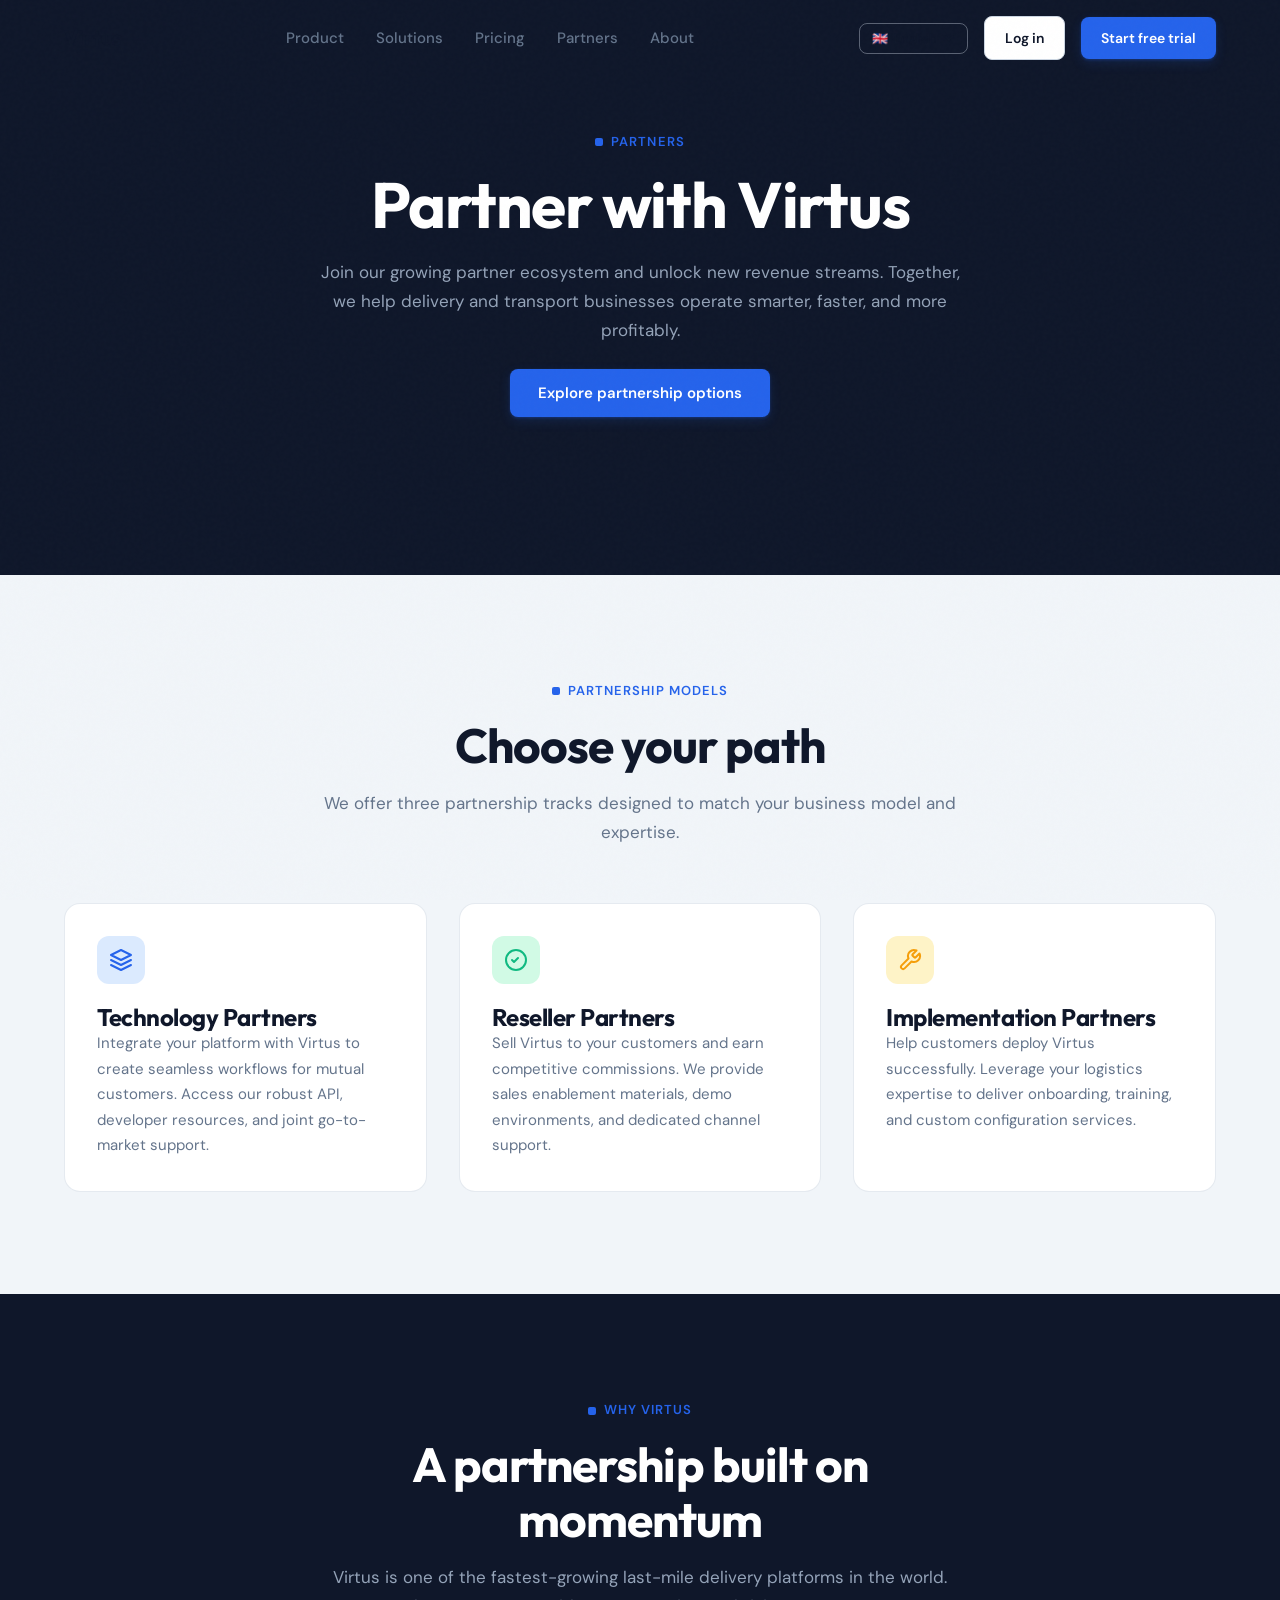
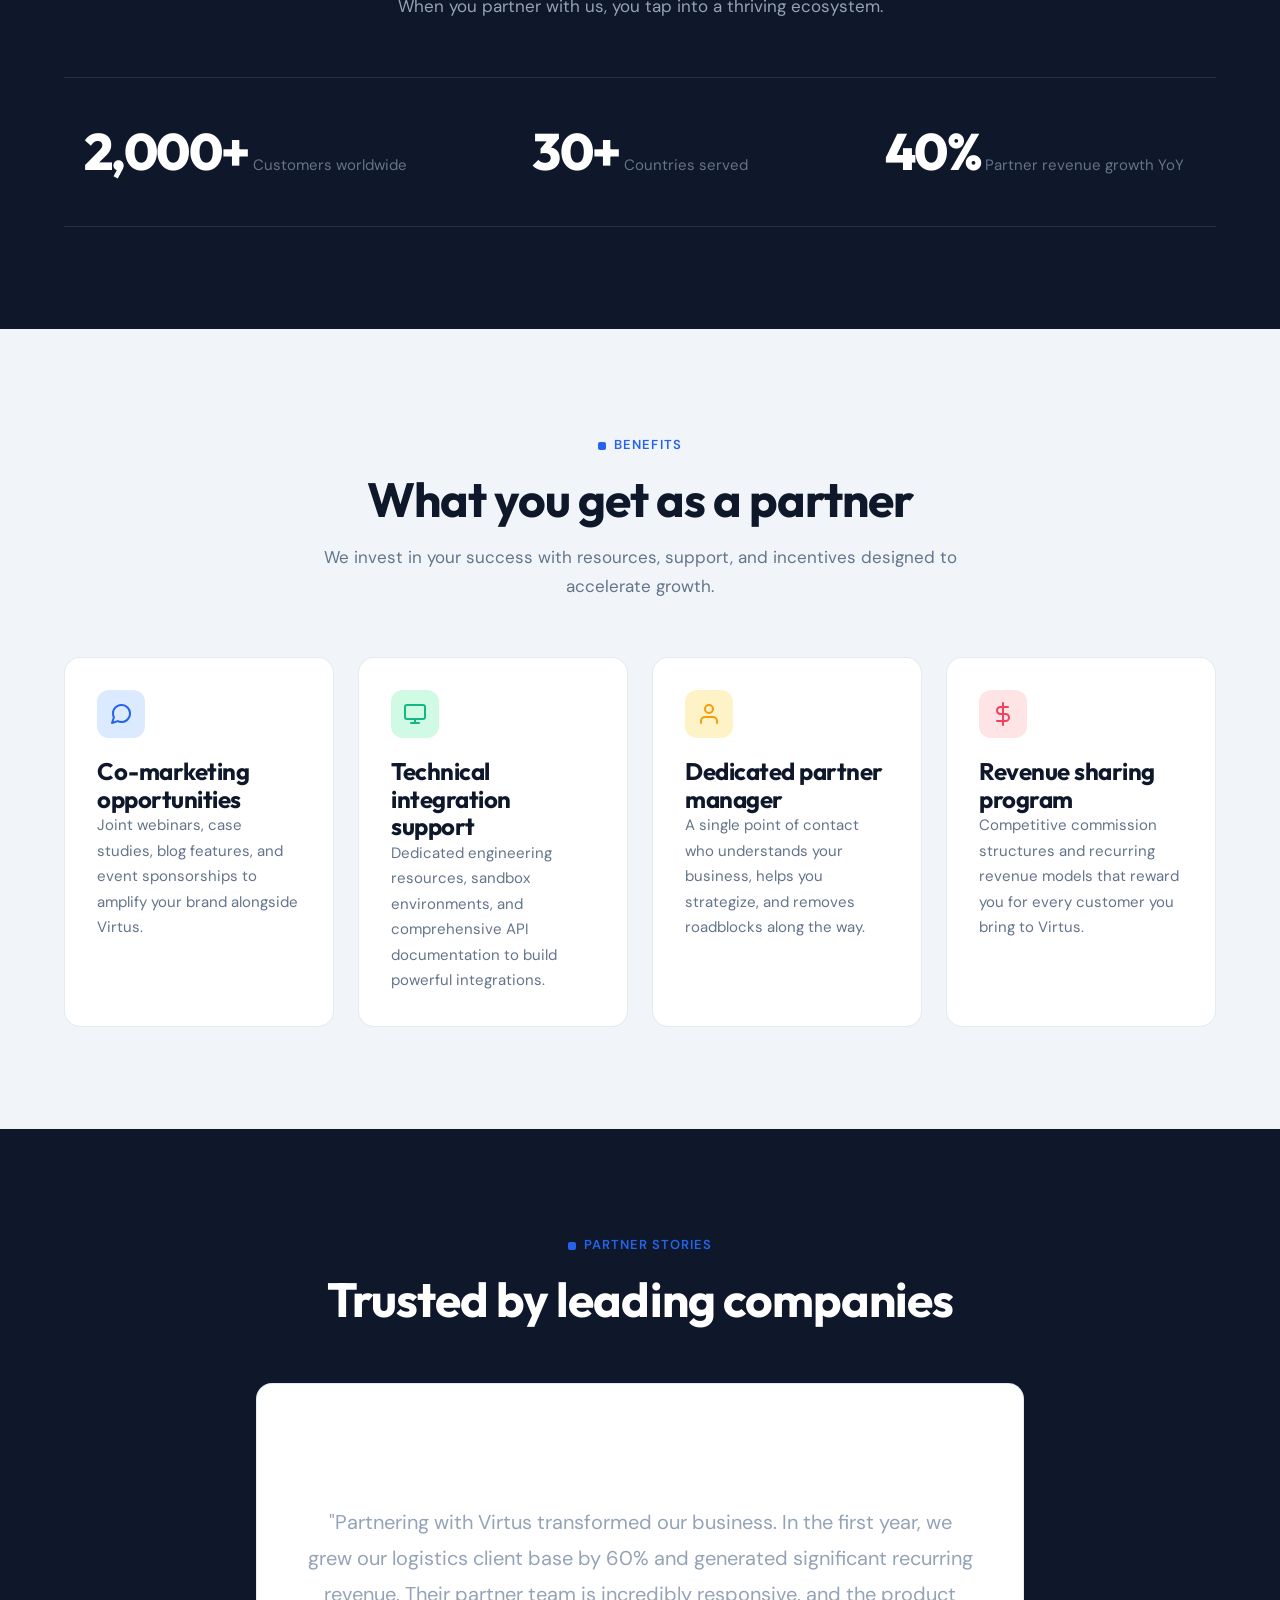
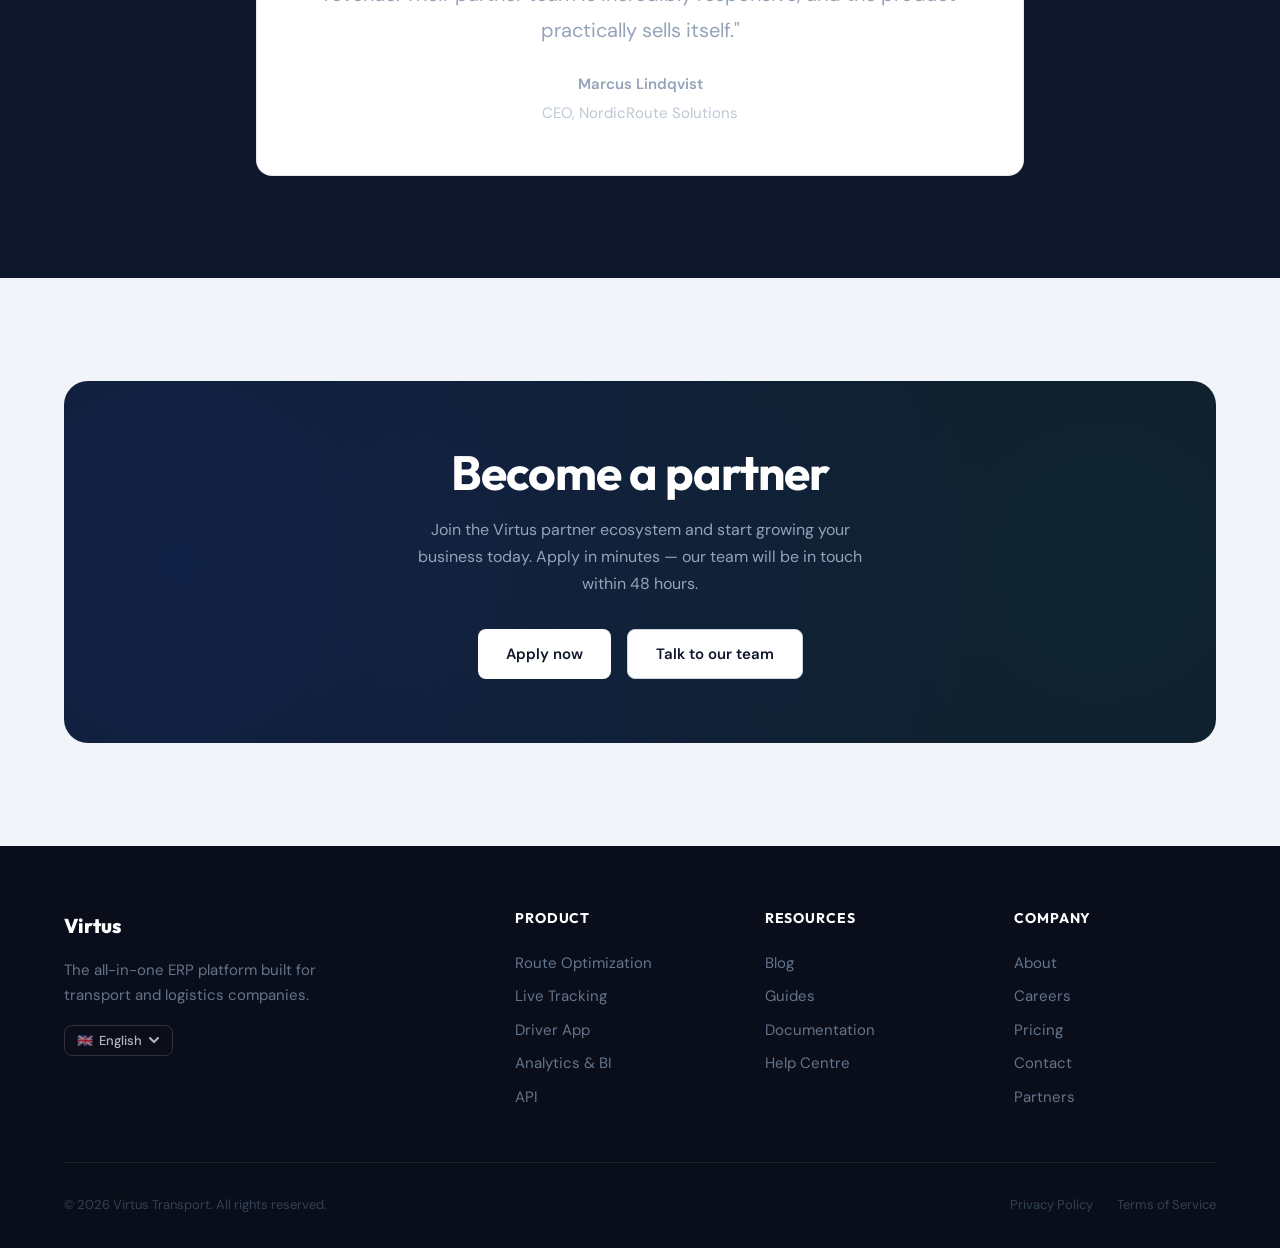
<file: partners.html>
<!DOCTYPE html>
<html lang="en">
<head>
  <meta charset="UTF-8">
  <meta name="viewport" content="width=device-width, initial-scale=1.0">
  <title>Partners — Virtus Transport</title>
  <link rel="preconnect" href="https://fonts.googleapis.com">
  <link rel="preconnect" href="https://fonts.gstatic.com" crossorigin>
  <link href="https://fonts.googleapis.com/css2?family=DM+Sans:ital,opsz,wght@0,9..40,400;0,9..40,500;0,9..40,600;0,9..40,700;1,9..40,400&family=Outfit:wght@400;500;600;700;800&family=JetBrains+Mono:wght@400;500&display=swap" rel="stylesheet">
  <link rel="stylesheet" href="assets/css/style.css">
</head>
<body>

  <!-- Nav -->
  <nav class="nav">
    <div class="container nav-inner">
      <a href="index.html" class="nav-logo">Virtus</a>
      <div class="nav-links">
        <a href="product.html" data-i18n="nav.product">Product</a>
        <a href="product.html#solutions" data-i18n="nav.solutions">Solutions</a>
        <a href="pricing.html" data-i18n="nav.pricing">Pricing</a>
        <a href="partners.html" data-i18n="nav.partners">Partners</a>
        <a href="about.html" data-i18n="nav.about">About</a>
      </div>
      <div class="nav-cta">
        <span id="lang-switch-nav"></span>
        <a href="login.html" class="btn btn-secondary" data-i18n="nav.login">Log in</a>
        <a href="signup.html" class="btn btn-primary" data-i18n="nav.trial">Start free trial</a>
      </div>
      <button class="nav-toggle" aria-label="Menu"><span></span><span></span><span></span></button>
    </div>
  </nav>

  <!-- Hero -->
  <section class="section section-dark" style="padding-top: 8rem;">
    <div class="container">
      <div class="section-header centered">
        <span class="section-label">Partners</span>
        <h1>Partner with Virtus</h1>
        <p>Join our growing partner ecosystem and unlock new revenue streams. Together, we help delivery and transport businesses operate smarter, faster, and more profitably.</p>
        <a href="#partner-types" class="btn btn-primary" style="margin-top: 1.5rem;">Explore partnership options</a>
      </div>
    </div>
  </section>

  <!-- Partner Types -->
  <section class="section section-light" id="partner-types">
    <div class="container">
      <div class="section-header centered reveal">
        <span class="section-label">Partnership Models</span>
        <h2>Choose your path</h2>
        <p>We offer three partnership tracks designed to match your business model and expertise.</p>
      </div>
      <div class="grid-3">

        <div class="card reveal">
          <div class="card-icon blue">
            <svg width="24" height="24" viewBox="0 0 24 24" fill="none" stroke="currentColor" stroke-width="2" stroke-linecap="round" stroke-linejoin="round">
              <path d="M12 2L2 7l10 5 10-5-10-5z"></path>
              <path d="M2 17l10 5 10-5"></path>
              <path d="M2 12l10 5 10-5"></path>
            </svg>
          </div>
          <h3>Technology Partners</h3>
          <p>Integrate your platform with Virtus to create seamless workflows for mutual customers. Access our robust API, developer resources, and joint go-to-market support.</p>
        </div>

        <div class="card reveal">
          <div class="card-icon emerald">
            <svg width="24" height="24" viewBox="0 0 24 24" fill="none" stroke="currentColor" stroke-width="2" stroke-linecap="round" stroke-linejoin="round">
              <circle cx="12" cy="12" r="10"></circle>
              <path d="M8 12l2 2 4-4"></path>
            </svg>
          </div>
          <h3>Reseller Partners</h3>
          <p>Sell Virtus to your customers and earn competitive commissions. We provide sales enablement materials, demo environments, and dedicated channel support.</p>
        </div>

        <div class="card reveal">
          <div class="card-icon amber">
            <svg width="24" height="24" viewBox="0 0 24 24" fill="none" stroke="currentColor" stroke-width="2" stroke-linecap="round" stroke-linejoin="round">
              <path d="M14.7 6.3a1 1 0 0 0 0 1.4l1.6 1.6a1 1 0 0 0 1.4 0l3.77-3.77a6 6 0 0 1-7.94 7.94l-6.91 6.91a2.12 2.12 0 0 1-3-3l6.91-6.91a6 6 0 0 1 7.94-7.94l-3.76 3.76z"></path>
            </svg>
          </div>
          <h3>Implementation Partners</h3>
          <p>Help customers deploy Virtus successfully. Leverage your logistics expertise to deliver onboarding, training, and custom configuration services.</p>
        </div>

      </div>
    </div>
  </section>

  <!-- Why Partner — Stats -->
  <section class="section section-dark">
    <div class="container">
      <div class="section-header centered reveal">
        <span class="section-label">Why Virtus</span>
        <h2>A partnership built on momentum</h2>
        <p>Virtus is one of the fastest-growing last-mile delivery platforms in the world. When you partner with us, you tap into a thriving ecosystem.</p>
      </div>
      <div class="stats-bar reveal">
        <div class="stat-item">
          <span class="stat-number">2,000+</span>
          <span class="stat-label">Customers worldwide</span>
        </div>
        <div class="stat-item">
          <span class="stat-number">30+</span>
          <span class="stat-label">Countries served</span>
        </div>
        <div class="stat-item">
          <span class="stat-number">40%</span>
          <span class="stat-label">Partner revenue growth YoY</span>
        </div>
      </div>
    </div>
  </section>

  <!-- Partner Benefits -->
  <section class="section section-light">
    <div class="container">
      <div class="section-header centered reveal">
        <span class="section-label">Benefits</span>
        <h2>What you get as a partner</h2>
        <p>We invest in your success with resources, support, and incentives designed to accelerate growth.</p>
      </div>
      <div class="grid-4">

        <div class="card reveal">
          <div class="card-icon blue">
            <svg width="24" height="24" viewBox="0 0 24 24" fill="none" stroke="currentColor" stroke-width="2" stroke-linecap="round" stroke-linejoin="round">
              <path d="M21 11.5a8.38 8.38 0 0 1-.9 3.8 8.5 8.5 0 0 1-7.6 4.7 8.38 8.38 0 0 1-3.8-.9L3 21l1.9-5.7a8.38 8.38 0 0 1-.9-3.8 8.5 8.5 0 0 1 4.7-7.6 8.38 8.38 0 0 1 3.8-.9h.5a8.48 8.48 0 0 1 8 8v.5z"></path>
            </svg>
          </div>
          <h3>Co-marketing opportunities</h3>
          <p>Joint webinars, case studies, blog features, and event sponsorships to amplify your brand alongside Virtus.</p>
        </div>

        <div class="card reveal">
          <div class="card-icon emerald">
            <svg width="24" height="24" viewBox="0 0 24 24" fill="none" stroke="currentColor" stroke-width="2" stroke-linecap="round" stroke-linejoin="round">
              <rect x="2" y="3" width="20" height="14" rx="2" ry="2"></rect>
              <line x1="8" y1="21" x2="16" y2="21"></line>
              <line x1="12" y1="17" x2="12" y2="21"></line>
            </svg>
          </div>
          <h3>Technical integration support</h3>
          <p>Dedicated engineering resources, sandbox environments, and comprehensive API documentation to build powerful integrations.</p>
        </div>

        <div class="card reveal">
          <div class="card-icon amber">
            <svg width="24" height="24" viewBox="0 0 24 24" fill="none" stroke="currentColor" stroke-width="2" stroke-linecap="round" stroke-linejoin="round">
              <path d="M20 21v-2a4 4 0 0 0-4-4H8a4 4 0 0 0-4 4v2"></path>
              <circle cx="12" cy="7" r="4"></circle>
            </svg>
          </div>
          <h3>Dedicated partner manager</h3>
          <p>A single point of contact who understands your business, helps you strategize, and removes roadblocks along the way.</p>
        </div>

        <div class="card reveal">
          <div class="card-icon rose">
            <svg width="24" height="24" viewBox="0 0 24 24" fill="none" stroke="currentColor" stroke-width="2" stroke-linecap="round" stroke-linejoin="round">
              <line x1="12" y1="1" x2="12" y2="23"></line>
              <path d="M17 5H9.5a3.5 3.5 0 0 0 0 7h5a3.5 3.5 0 0 1 0 7H6"></path>
            </svg>
          </div>
          <h3>Revenue sharing program</h3>
          <p>Competitive commission structures and recurring revenue models that reward you for every customer you bring to Virtus.</p>
        </div>

      </div>
    </div>
  </section>

  <!-- Partner Testimonial -->
  <section class="section section-dark">
    <div class="container">
      <div class="section-header centered reveal">
        <span class="section-label">Partner Stories</span>
        <h2>Trusted by leading companies</h2>
      </div>
      <div class="card reveal" style="max-width: 48rem; margin: 0 auto; text-align: center; padding: 3rem;">
        <svg width="40" height="40" viewBox="0 0 24 24" fill="none" stroke="currentColor" stroke-width="1.5" stroke-linecap="round" stroke-linejoin="round" style="opacity: 0.3; margin-bottom: 1.5rem;">
          <path d="M3 21c3 0 7-1 7-8V5c0-1.25-.756-2.017-2-2H4c-1.25 0-2 .75-2 1.972V11c0 1.25.75 2 2 2 1 0 1 0 1 1v1c0 1-1 2-2 2s-1 .008-1 1.031V21z"></path>
          <path d="M15 21c3 0 7-1 7-8V5c0-1.25-.757-2.017-2-2h-4c-1.25 0-2 .75-2 1.972V11c0 1.25.75 2 2 2h.75c0 2.25.25 4-2.75 4v3c0 1 0 1 1 1z"></path>
        </svg>
        <p style="font-size: 1.25rem; line-height: 1.8; margin-bottom: 1.5rem;">"Partnering with Virtus transformed our business. In the first year, we grew our logistics client base by 60% and generated significant recurring revenue. Their partner team is incredibly responsive, and the product practically sells itself."</p>
        <p style="font-weight: 600; margin-bottom: 0.25rem;">Marcus Lindqvist</p>
        <p style="opacity: 0.6;">CEO, NordicRoute Solutions</p>
      </div>
    </div>
  </section>

  <!-- CTA Banner -->
  <section class="section section-light">
    <div class="container">
      <div class="cta-banner reveal">
        <h2>Become a partner</h2>
        <p>Join the Virtus partner ecosystem and start growing your business today. Apply in minutes — our team will be in touch within 48 hours.</p>
        <div style="display: flex; gap: 1rem; justify-content: center; flex-wrap: wrap;">
          <a href="contact.html" class="btn btn-white">Apply now</a>
          <a href="contact.html" class="btn btn-secondary">Talk to our team</a>
        </div>
      </div>
    </div>
  </section>

  <!-- Footer -->
  <footer class="footer">
    <div class="container">
      <div class="footer-grid">
        <div class="footer-brand">
          <a href="index.html" class="nav-logo" style="color: var(--vtx-white);">
            Virtus
          </a>
          <p data-i18n="footer.tagline">The complete last-mile delivery management platform for modern transport companies.</p>
          <div style="margin-top: 1rem;" id="lang-switch-footer"></div>
        </div>
        <div class="footer-col">
          <h5 data-i18n="footer.product">Product</h5>
          <a href="product.html">Route Optimization</a>
          <a href="product.html">Live Tracking</a>
          <a href="product.html">Driver App</a>
          <a href="product.html" data-i18n="solution.analytics">Analytics</a>
          <a href="product.html">API</a>
        </div>
        <div class="footer-col">
          <h5 data-i18n="footer.resources">Resources</h5>
          <a href="resources.html" data-i18n="footer.blog">Blog</a>
          <a href="resources.html" data-i18n="footer.guides">Guides</a>
          <a href="docs.html" data-i18n="footer.docs">Documentation</a>
          <a href="help.html" data-i18n="footer.help">Help Centre</a>
        </div>
        <div class="footer-col">
          <h5 data-i18n="footer.company">Company</h5>
          <a href="about.html" data-i18n="footer.about">About</a>
          <a href="careers.html" data-i18n="footer.careers">Careers</a>
          <a href="pricing.html" data-i18n="footer.pricing">Pricing</a>
          <a href="contact.html" data-i18n="footer.contact">Contact</a>
          <a href="partners.html" data-i18n="footer.partners">Partners</a>
        </div>
      </div>
      <div class="footer-bottom">
        <span data-i18n="footer.copyright">&copy; 2026 Virtus Transport. All rights reserved.</span>
        <div class="footer-bottom-links">
          <a href="privacy.html" data-i18n="footer.privacy">Privacy Policy</a>
          <a href="terms.html" data-i18n="footer.terms">Terms of Service</a>
        </div>
      </div>
    </div>
  </footer>
  <script src="assets/js/i18n.js"></script>
  <script src="assets/js/main.js"></script>

</body>
</html>
</file>
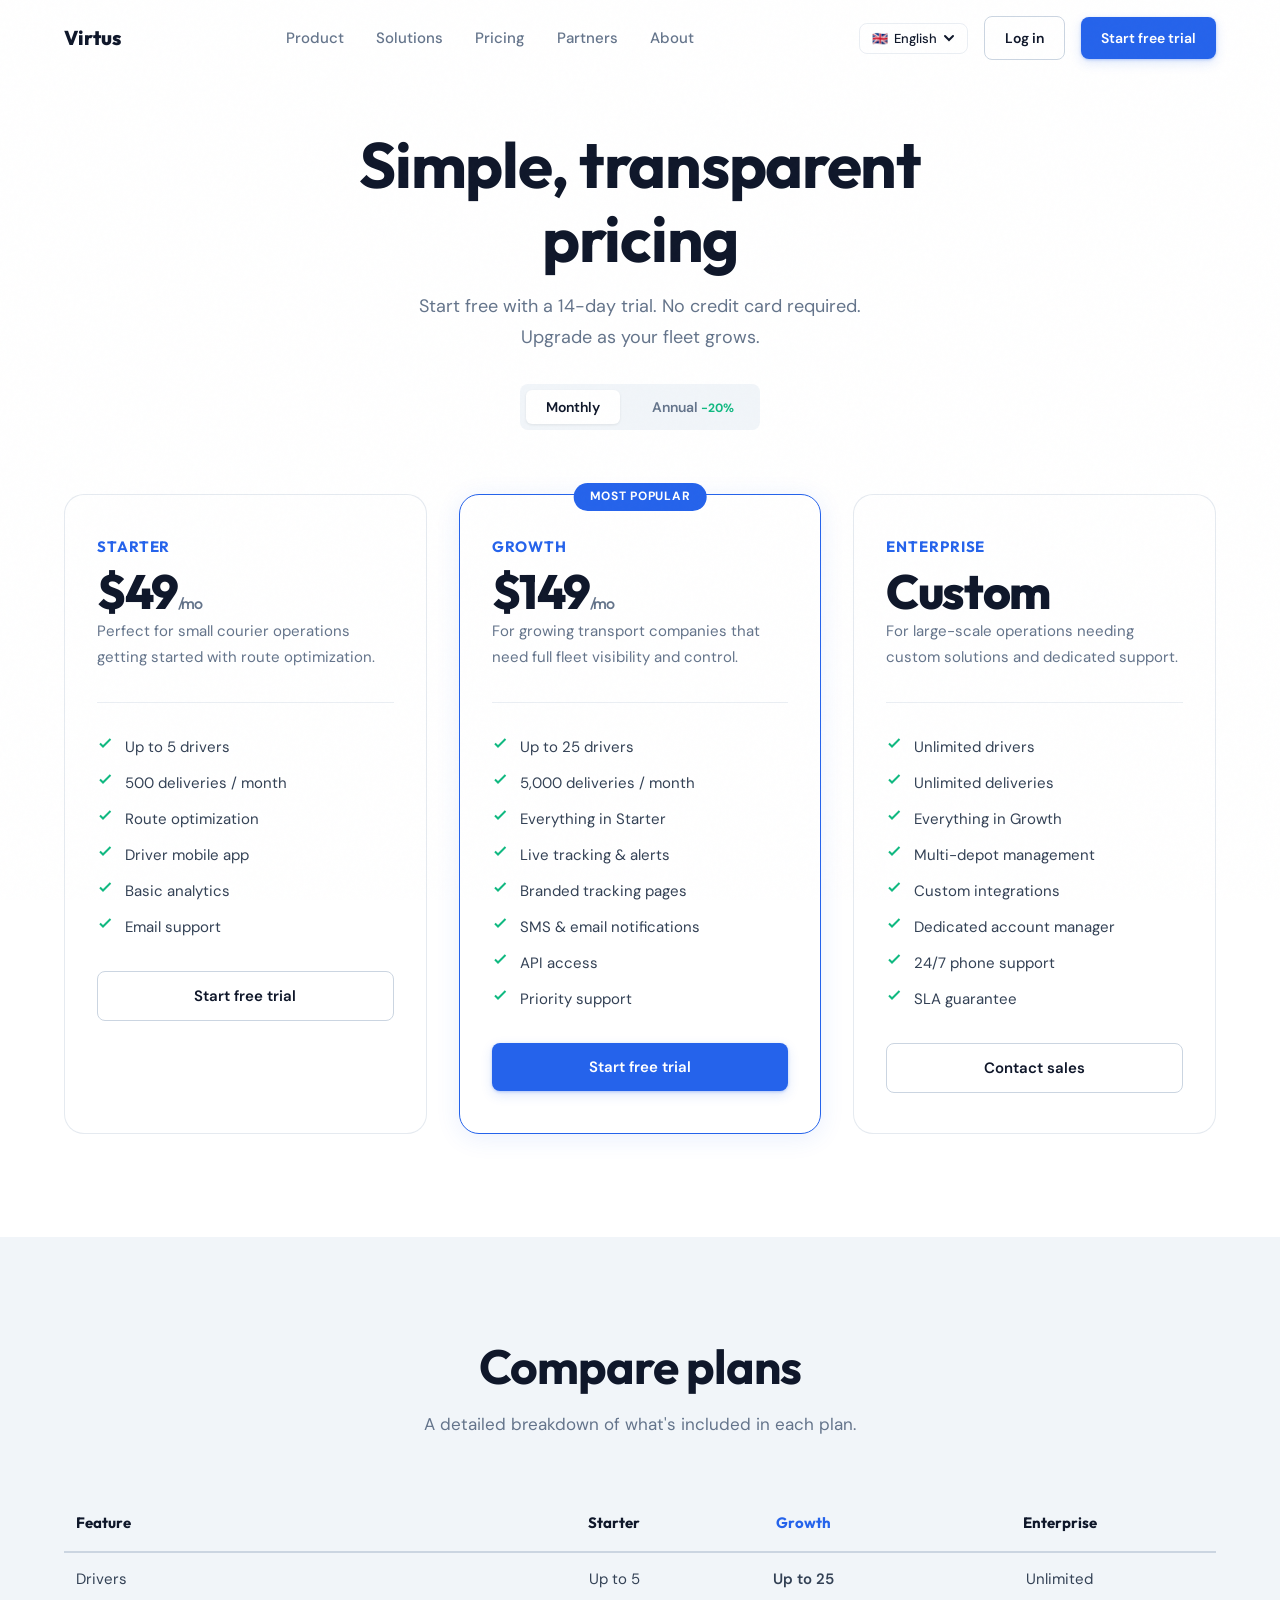
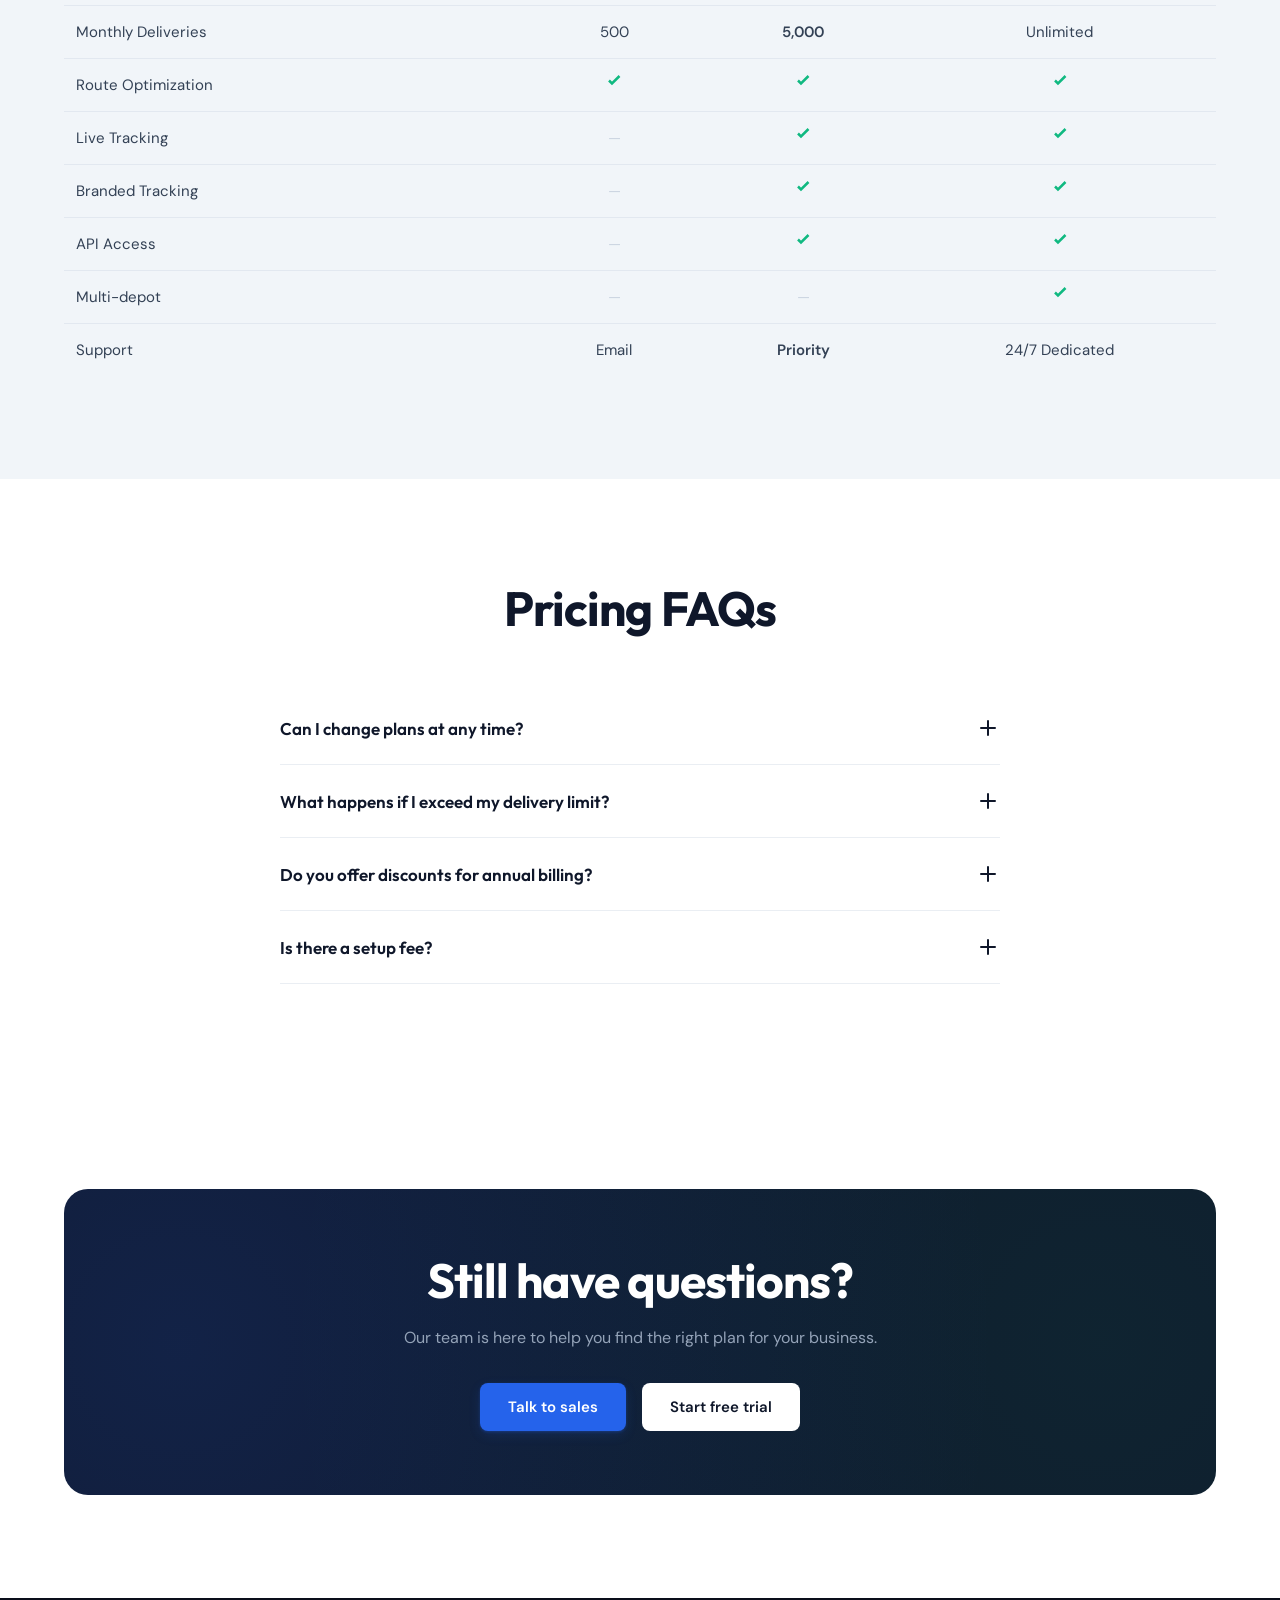
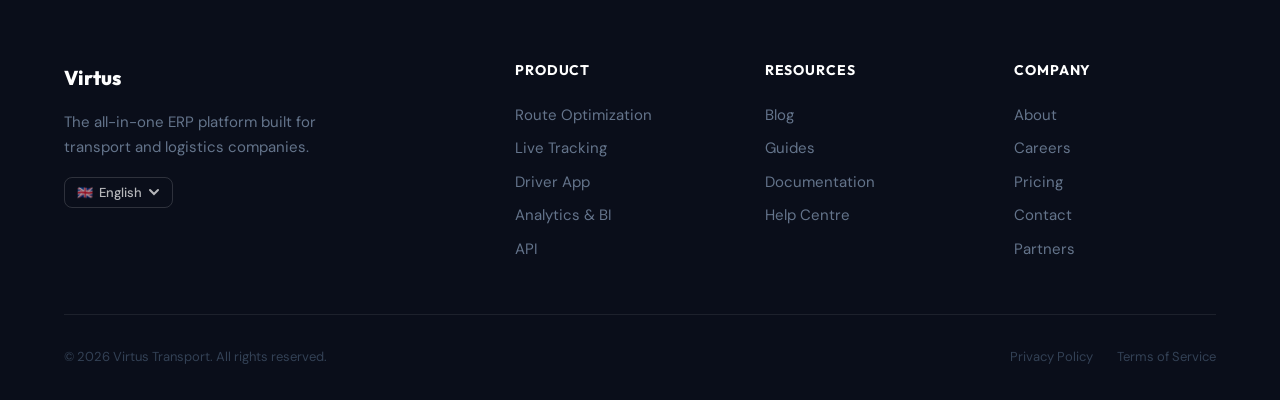
<file: pricing.html>
<!DOCTYPE html>
<html lang="en">
<head>
  <meta charset="UTF-8">
  <meta name="viewport" content="width=device-width, initial-scale=1.0">
  <title>Pricing — Virtus Transport</title>
  <meta name="description" content="Simple, transparent pricing for Virtus Transport. Start free and scale as you grow.">
  <link rel="preconnect" href="https://fonts.googleapis.com">
  <link rel="preconnect" href="https://fonts.gstatic.com" crossorigin>
  <link href="https://fonts.googleapis.com/css2?family=DM+Sans:ital,opsz,wght@0,9..40,400;0,9..40,500;0,9..40,600;0,9..40,700;1,9..40,400&family=Outfit:wght@400;500;600;700;800&family=JetBrains+Mono:wght@400;500&display=swap" rel="stylesheet">
  <link rel="stylesheet" href="assets/css/style.css">
</head>
<body>

  <!-- ===== NAVIGATION ===== -->
  <nav class="nav">
    <div class="container nav-inner">
      <a href="index.html" class="nav-logo">
        Virtus
      </a>
      <div class="nav-links">
        <a href="product.html" data-i18n="nav.product">Product</a>
        <a href="product.html#solutions" data-i18n="nav.solutions">Solutions</a>
        <a href="pricing.html" data-i18n="nav.pricing">Pricing</a>
        <a href="partners.html" data-i18n="nav.partners">Partners</a>
        <a href="about.html" data-i18n="nav.about">About</a>
      </div>
      <div class="nav-cta">
        <span id="lang-switch-nav"></span>
        <a href="login.html" class="btn btn-secondary" data-i18n="nav.login">Log in</a>
        <a href="signup.html" class="btn btn-primary" data-i18n="nav.trial">Start free trial</a>
      </div>
      <button class="nav-toggle" aria-label="Menu">
        <span></span><span></span><span></span>
      </button>
    </div>
  </nav>

  <!-- ===== HERO ===== -->
  <section style="padding-top: 8rem; padding-bottom: 3rem;">
    <div class="container" style="text-align: center;">
      <div class="reveal">
        <h1 style="max-width: 600px; margin: 0 auto 1rem;">Simple, transparent<br>pricing</h1>
        <p class="text-lg" style="max-width: 480px; margin: 0 auto 2rem;">
          Start free with a 14-day trial. No credit card required. Upgrade as your fleet grows.
        </p>
        <!-- Billing toggle -->
        <div style="display: inline-flex; align-items: center; gap: 0.75rem; background: var(--vtx-snow); padding: 0.375rem; border-radius: 0.5rem; margin-bottom: 1rem;">
          <button id="monthlyBtn" style="padding: 0.5rem 1.25rem; border-radius: 0.375rem; border: none; font-family: var(--font-body); font-size: 0.875rem; font-weight: 600; cursor: pointer; transition: all 0.2s; background: var(--vtx-white); color: var(--vtx-navy); box-shadow: 0 1px 3px rgba(0,0,0,0.08);">Monthly</button>
          <button id="annualBtn" style="padding: 0.5rem 1.25rem; border-radius: 0.375rem; border: none; font-family: var(--font-body); font-size: 0.875rem; font-weight: 600; cursor: pointer; transition: all 0.2s; background: transparent; color: var(--vtx-muted);">Annual <span style="font-size: 0.75rem; color: var(--vtx-emerald); font-weight: 700;">-20%</span></button>
        </div>
      </div>
    </div>
  </section>

  <!-- ===== PRICING CARDS ===== -->
  <section style="padding-bottom: var(--section-pad);">
    <div class="container">
      <div class="grid-3 reveal">
        <!-- Starter -->
        <div class="pricing-card">
          <div class="pricing-tier">Starter</div>
          <div class="pricing-price" data-monthly="49" data-annual="39">$49<span>/mo</span></div>
          <p class="pricing-desc">Perfect for small courier operations getting started with route optimization.</p>
          <ul class="pricing-features">
            <li>
              <svg width="16" height="16" fill="none" stroke="currentColor" stroke-width="2"><path d="M13.5 2l-7.5 7.5-3-3"/></svg>
              Up to 5 drivers
            </li>
            <li>
              <svg width="16" height="16" fill="none" stroke="currentColor" stroke-width="2"><path d="M13.5 2l-7.5 7.5-3-3"/></svg>
              500 deliveries / month
            </li>
            <li>
              <svg width="16" height="16" fill="none" stroke="currentColor" stroke-width="2"><path d="M13.5 2l-7.5 7.5-3-3"/></svg>
              Route optimization
            </li>
            <li>
              <svg width="16" height="16" fill="none" stroke="currentColor" stroke-width="2"><path d="M13.5 2l-7.5 7.5-3-3"/></svg>
              Driver mobile app
            </li>
            <li>
              <svg width="16" height="16" fill="none" stroke="currentColor" stroke-width="2"><path d="M13.5 2l-7.5 7.5-3-3"/></svg>
              Basic analytics
            </li>
            <li>
              <svg width="16" height="16" fill="none" stroke="currentColor" stroke-width="2"><path d="M13.5 2l-7.5 7.5-3-3"/></svg>
              Email support
            </li>
          </ul>
          <a href="signup.html" class="btn btn-secondary">Start free trial</a>
        </div>

        <!-- Growth (featured) -->
        <div class="pricing-card featured">
          <div class="pricing-badge">Most Popular</div>
          <div class="pricing-tier">Growth</div>
          <div class="pricing-price" data-monthly="149" data-annual="119">$149<span>/mo</span></div>
          <p class="pricing-desc">For growing transport companies that need full fleet visibility and control.</p>
          <ul class="pricing-features">
            <li>
              <svg width="16" height="16" fill="none" stroke="currentColor" stroke-width="2"><path d="M13.5 2l-7.5 7.5-3-3"/></svg>
              Up to 25 drivers
            </li>
            <li>
              <svg width="16" height="16" fill="none" stroke="currentColor" stroke-width="2"><path d="M13.5 2l-7.5 7.5-3-3"/></svg>
              5,000 deliveries / month
            </li>
            <li>
              <svg width="16" height="16" fill="none" stroke="currentColor" stroke-width="2"><path d="M13.5 2l-7.5 7.5-3-3"/></svg>
              Everything in Starter
            </li>
            <li>
              <svg width="16" height="16" fill="none" stroke="currentColor" stroke-width="2"><path d="M13.5 2l-7.5 7.5-3-3"/></svg>
              Live tracking & alerts
            </li>
            <li>
              <svg width="16" height="16" fill="none" stroke="currentColor" stroke-width="2"><path d="M13.5 2l-7.5 7.5-3-3"/></svg>
              Branded tracking pages
            </li>
            <li>
              <svg width="16" height="16" fill="none" stroke="currentColor" stroke-width="2"><path d="M13.5 2l-7.5 7.5-3-3"/></svg>
              SMS & email notifications
            </li>
            <li>
              <svg width="16" height="16" fill="none" stroke="currentColor" stroke-width="2"><path d="M13.5 2l-7.5 7.5-3-3"/></svg>
              API access
            </li>
            <li>
              <svg width="16" height="16" fill="none" stroke="currentColor" stroke-width="2"><path d="M13.5 2l-7.5 7.5-3-3"/></svg>
              Priority support
            </li>
          </ul>
          <a href="signup.html" class="btn btn-primary">Start free trial</a>
        </div>

        <!-- Enterprise -->
        <div class="pricing-card">
          <div class="pricing-tier">Enterprise</div>
          <div class="pricing-price">Custom</div>
          <p class="pricing-desc">For large-scale operations needing custom solutions and dedicated support.</p>
          <ul class="pricing-features">
            <li>
              <svg width="16" height="16" fill="none" stroke="currentColor" stroke-width="2"><path d="M13.5 2l-7.5 7.5-3-3"/></svg>
              Unlimited drivers
            </li>
            <li>
              <svg width="16" height="16" fill="none" stroke="currentColor" stroke-width="2"><path d="M13.5 2l-7.5 7.5-3-3"/></svg>
              Unlimited deliveries
            </li>
            <li>
              <svg width="16" height="16" fill="none" stroke="currentColor" stroke-width="2"><path d="M13.5 2l-7.5 7.5-3-3"/></svg>
              Everything in Growth
            </li>
            <li>
              <svg width="16" height="16" fill="none" stroke="currentColor" stroke-width="2"><path d="M13.5 2l-7.5 7.5-3-3"/></svg>
              Multi-depot management
            </li>
            <li>
              <svg width="16" height="16" fill="none" stroke="currentColor" stroke-width="2"><path d="M13.5 2l-7.5 7.5-3-3"/></svg>
              Custom integrations
            </li>
            <li>
              <svg width="16" height="16" fill="none" stroke="currentColor" stroke-width="2"><path d="M13.5 2l-7.5 7.5-3-3"/></svg>
              Dedicated account manager
            </li>
            <li>
              <svg width="16" height="16" fill="none" stroke="currentColor" stroke-width="2"><path d="M13.5 2l-7.5 7.5-3-3"/></svg>
              24/7 phone support
            </li>
            <li>
              <svg width="16" height="16" fill="none" stroke="currentColor" stroke-width="2"><path d="M13.5 2l-7.5 7.5-3-3"/></svg>
              SLA guarantee
            </li>
          </ul>
          <a href="contact.html" class="btn btn-secondary">Contact sales</a>
        </div>
      </div>
    </div>
  </section>

  <!-- ===== FEATURE COMPARISON ===== -->
  <section class="section section-light">
    <div class="container">
      <div class="section-header centered reveal">
        <h2>Compare plans</h2>
        <p>A detailed breakdown of what's included in each plan.</p>
      </div>

      <div class="reveal" style="overflow-x: auto;">
        <table style="width: 100%; border-collapse: collapse; font-size: 0.9375rem;">
          <thead>
            <tr style="border-bottom: 2px solid var(--vtx-cloud);">
              <th style="text-align: left; padding: 1rem 0.75rem; font-family: var(--font-display); font-weight: 700; color: var(--vtx-navy); width: 40%;">Feature</th>
              <th style="text-align: center; padding: 1rem 0.75rem; font-family: var(--font-display); font-weight: 700; color: var(--vtx-navy);">Starter</th>
              <th style="text-align: center; padding: 1rem 0.75rem; font-family: var(--font-display); font-weight: 700; color: var(--vtx-blue);">Growth</th>
              <th style="text-align: center; padding: 1rem 0.75rem; font-family: var(--font-display); font-weight: 700; color: var(--vtx-navy);">Enterprise</th>
            </tr>
          </thead>
          <tbody>
            <tr style="border-bottom: 1px solid rgba(203,213,225,0.4);">
              <td style="padding: 0.875rem 0.75rem; color: var(--vtx-steel);">Drivers</td>
              <td style="padding: 0.875rem 0.75rem; text-align: center; color: var(--vtx-steel);">Up to 5</td>
              <td style="padding: 0.875rem 0.75rem; text-align: center; color: var(--vtx-steel); font-weight: 600;">Up to 25</td>
              <td style="padding: 0.875rem 0.75rem; text-align: center; color: var(--vtx-steel);">Unlimited</td>
            </tr>
            <tr style="border-bottom: 1px solid rgba(203,213,225,0.4);">
              <td style="padding: 0.875rem 0.75rem; color: var(--vtx-steel);">Monthly Deliveries</td>
              <td style="padding: 0.875rem 0.75rem; text-align: center; color: var(--vtx-steel);">500</td>
              <td style="padding: 0.875rem 0.75rem; text-align: center; color: var(--vtx-steel); font-weight: 600;">5,000</td>
              <td style="padding: 0.875rem 0.75rem; text-align: center; color: var(--vtx-steel);">Unlimited</td>
            </tr>
            <tr style="border-bottom: 1px solid rgba(203,213,225,0.4);">
              <td style="padding: 0.875rem 0.75rem; color: var(--vtx-steel);">Route Optimization</td>
              <td style="padding: 0.875rem 0.75rem; text-align: center; color: var(--vtx-emerald);">
                <svg width="16" height="16" fill="none" stroke="currentColor" stroke-width="2.5"><path d="M13.5 2l-7.5 7.5-3-3"/></svg>
              </td>
              <td style="padding: 0.875rem 0.75rem; text-align: center; color: var(--vtx-emerald);">
                <svg width="16" height="16" fill="none" stroke="currentColor" stroke-width="2.5"><path d="M13.5 2l-7.5 7.5-3-3"/></svg>
              </td>
              <td style="padding: 0.875rem 0.75rem; text-align: center; color: var(--vtx-emerald);">
                <svg width="16" height="16" fill="none" stroke="currentColor" stroke-width="2.5"><path d="M13.5 2l-7.5 7.5-3-3"/></svg>
              </td>
            </tr>
            <tr style="border-bottom: 1px solid rgba(203,213,225,0.4);">
              <td style="padding: 0.875rem 0.75rem; color: var(--vtx-steel);">Live Tracking</td>
              <td style="padding: 0.875rem 0.75rem; text-align: center; color: var(--vtx-cloud);">—</td>
              <td style="padding: 0.875rem 0.75rem; text-align: center; color: var(--vtx-emerald);">
                <svg width="16" height="16" fill="none" stroke="currentColor" stroke-width="2.5"><path d="M13.5 2l-7.5 7.5-3-3"/></svg>
              </td>
              <td style="padding: 0.875rem 0.75rem; text-align: center; color: var(--vtx-emerald);">
                <svg width="16" height="16" fill="none" stroke="currentColor" stroke-width="2.5"><path d="M13.5 2l-7.5 7.5-3-3"/></svg>
              </td>
            </tr>
            <tr style="border-bottom: 1px solid rgba(203,213,225,0.4);">
              <td style="padding: 0.875rem 0.75rem; color: var(--vtx-steel);">Branded Tracking</td>
              <td style="padding: 0.875rem 0.75rem; text-align: center; color: var(--vtx-cloud);">—</td>
              <td style="padding: 0.875rem 0.75rem; text-align: center; color: var(--vtx-emerald);">
                <svg width="16" height="16" fill="none" stroke="currentColor" stroke-width="2.5"><path d="M13.5 2l-7.5 7.5-3-3"/></svg>
              </td>
              <td style="padding: 0.875rem 0.75rem; text-align: center; color: var(--vtx-emerald);">
                <svg width="16" height="16" fill="none" stroke="currentColor" stroke-width="2.5"><path d="M13.5 2l-7.5 7.5-3-3"/></svg>
              </td>
            </tr>
            <tr style="border-bottom: 1px solid rgba(203,213,225,0.4);">
              <td style="padding: 0.875rem 0.75rem; color: var(--vtx-steel);">API Access</td>
              <td style="padding: 0.875rem 0.75rem; text-align: center; color: var(--vtx-cloud);">—</td>
              <td style="padding: 0.875rem 0.75rem; text-align: center; color: var(--vtx-emerald);">
                <svg width="16" height="16" fill="none" stroke="currentColor" stroke-width="2.5"><path d="M13.5 2l-7.5 7.5-3-3"/></svg>
              </td>
              <td style="padding: 0.875rem 0.75rem; text-align: center; color: var(--vtx-emerald);">
                <svg width="16" height="16" fill="none" stroke="currentColor" stroke-width="2.5"><path d="M13.5 2l-7.5 7.5-3-3"/></svg>
              </td>
            </tr>
            <tr style="border-bottom: 1px solid rgba(203,213,225,0.4);">
              <td style="padding: 0.875rem 0.75rem; color: var(--vtx-steel);">Multi-depot</td>
              <td style="padding: 0.875rem 0.75rem; text-align: center; color: var(--vtx-cloud);">—</td>
              <td style="padding: 0.875rem 0.75rem; text-align: center; color: var(--vtx-cloud);">—</td>
              <td style="padding: 0.875rem 0.75rem; text-align: center; color: var(--vtx-emerald);">
                <svg width="16" height="16" fill="none" stroke="currentColor" stroke-width="2.5"><path d="M13.5 2l-7.5 7.5-3-3"/></svg>
              </td>
            </tr>
            <tr>
              <td style="padding: 0.875rem 0.75rem; color: var(--vtx-steel);">Support</td>
              <td style="padding: 0.875rem 0.75rem; text-align: center; color: var(--vtx-steel);">Email</td>
              <td style="padding: 0.875rem 0.75rem; text-align: center; color: var(--vtx-steel); font-weight: 600;">Priority</td>
              <td style="padding: 0.875rem 0.75rem; text-align: center; color: var(--vtx-steel);">24/7 Dedicated</td>
            </tr>
          </tbody>
        </table>
      </div>
    </div>
  </section>

  <!-- ===== FAQ ===== -->
  <section class="section" id="faq">
    <div class="container">
      <div class="section-header centered reveal">
        <h2>Pricing FAQs</h2>
      </div>

      <div class="faq-list reveal">
        <div class="faq-item">
          <button class="faq-question">
            Can I change plans at any time?
            <svg class="faq-icon" width="24" height="24" fill="none" stroke="currentColor" stroke-width="2" stroke-linecap="round"><path d="M12 5v14M5 12h14"/></svg>
          </button>
          <div class="faq-answer">
            <p>Yes, you can upgrade or downgrade your plan at any time. Changes take effect at the start of your next billing cycle. If you upgrade mid-cycle, we'll prorate the difference.</p>
          </div>
        </div>
        <div class="faq-item">
          <button class="faq-question">
            What happens if I exceed my delivery limit?
            <svg class="faq-icon" width="24" height="24" fill="none" stroke="currentColor" stroke-width="2" stroke-linecap="round"><path d="M12 5v14M5 12h14"/></svg>
          </button>
          <div class="faq-answer">
            <p>We won't cut you off. If you consistently exceed your plan limits, we'll reach out to help you find the right plan for your volume. Occasional overages are handled flexibly.</p>
          </div>
        </div>
        <div class="faq-item">
          <button class="faq-question">
            Do you offer discounts for annual billing?
            <svg class="faq-icon" width="24" height="24" fill="none" stroke="currentColor" stroke-width="2" stroke-linecap="round"><path d="M12 5v14M5 12h14"/></svg>
          </button>
          <div class="faq-answer">
            <p>Yes! Annual billing saves you 20% compared to monthly billing. Toggle the billing switch above to see annual prices.</p>
          </div>
        </div>
        <div class="faq-item">
          <button class="faq-question">
            Is there a setup fee?
            <svg class="faq-icon" width="24" height="24" fill="none" stroke="currentColor" stroke-width="2" stroke-linecap="round"><path d="M12 5v14M5 12h14"/></svg>
          </button>
          <div class="faq-answer">
            <p>No setup fees for Starter and Growth plans. Enterprise plans may include onboarding and integration services which are quoted separately based on your requirements.</p>
          </div>
        </div>
      </div>
    </div>
  </section>

  <!-- ===== CTA ===== -->
  <section class="section">
    <div class="container reveal">
      <div class="cta-banner">
        <h2>Still have questions?</h2>
        <p>Our team is here to help you find the right plan for your business.</p>
        <div class="btn-group">
          <a href="contact.html" class="btn btn-primary">Talk to sales</a>
          <a href="signup.html" class="btn btn-white">Start free trial</a>
        </div>
      </div>
    </div>
  </section>

  <!-- ===== FOOTER ===== -->
  <footer class="footer">
    <div class="container">
      <div class="footer-grid">
        <div class="footer-brand">
          <a href="index.html" class="nav-logo" style="color: var(--vtx-white);">
            Virtus
          </a>
          <p data-i18n="footer.tagline">The complete last-mile delivery management platform for modern transport companies.</p>
          <div style="margin-top: 1rem;" id="lang-switch-footer"></div>
        </div>
        <div class="footer-col">
          <h5 data-i18n="footer.product">Product</h5>
          <a href="product.html">Route Optimization</a>
          <a href="product.html">Live Tracking</a>
          <a href="product.html">Driver App</a>
          <a href="product.html" data-i18n="solution.analytics">Analytics</a>
          <a href="product.html">API</a>
        </div>
        <div class="footer-col">
          <h5 data-i18n="footer.resources">Resources</h5>
          <a href="resources.html" data-i18n="footer.blog">Blog</a>
          <a href="resources.html" data-i18n="footer.guides">Guides</a>
          <a href="docs.html" data-i18n="footer.docs">Documentation</a>
          <a href="help.html" data-i18n="footer.help">Help Centre</a>
        </div>
        <div class="footer-col">
          <h5 data-i18n="footer.company">Company</h5>
          <a href="about.html" data-i18n="footer.about">About</a>
          <a href="careers.html" data-i18n="footer.careers">Careers</a>
          <a href="pricing.html" data-i18n="footer.pricing">Pricing</a>
          <a href="contact.html" data-i18n="footer.contact">Contact</a>
          <a href="partners.html" data-i18n="footer.partners">Partners</a>
        </div>
      </div>
      <div class="footer-bottom">
        <span data-i18n="footer.copyright">&copy; 2026 Virtus Transport. All rights reserved.</span>
        <div class="footer-bottom-links">
          <a href="privacy.html" data-i18n="footer.privacy">Privacy Policy</a>
          <a href="terms.html" data-i18n="footer.terms">Terms of Service</a>
        </div>
      </div>
    </div>
  </footer>

  <script src="assets/js/i18n.js"></script>
  <script src="assets/js/main.js"></script>
  <script>
    // Billing toggle
    const monthlyBtn = document.getElementById('monthlyBtn');
    const annualBtn = document.getElementById('annualBtn');
    const prices = document.querySelectorAll('.pricing-price[data-monthly]');

    function setBilling(annual) {
      prices.forEach(el => {
        const val = annual ? el.dataset.annual : el.dataset.monthly;
        el.innerHTML = `$${val}<span>/mo</span>`;
      });
      if (annual) {
        annualBtn.style.background = 'var(--vtx-white)';
        annualBtn.style.color = 'var(--vtx-navy)';
        annualBtn.style.boxShadow = '0 1px 3px rgba(0,0,0,0.08)';
        monthlyBtn.style.background = 'transparent';
        monthlyBtn.style.color = 'var(--vtx-muted)';
        monthlyBtn.style.boxShadow = 'none';
      } else {
        monthlyBtn.style.background = 'var(--vtx-white)';
        monthlyBtn.style.color = 'var(--vtx-navy)';
        monthlyBtn.style.boxShadow = '0 1px 3px rgba(0,0,0,0.08)';
        annualBtn.style.background = 'transparent';
        annualBtn.style.color = 'var(--vtx-muted)';
        annualBtn.style.boxShadow = 'none';
      }
    }

    monthlyBtn.addEventListener('click', () => setBilling(false));
    annualBtn.addEventListener('click', () => setBilling(true));
  </script>
</body>
</html>
</file>
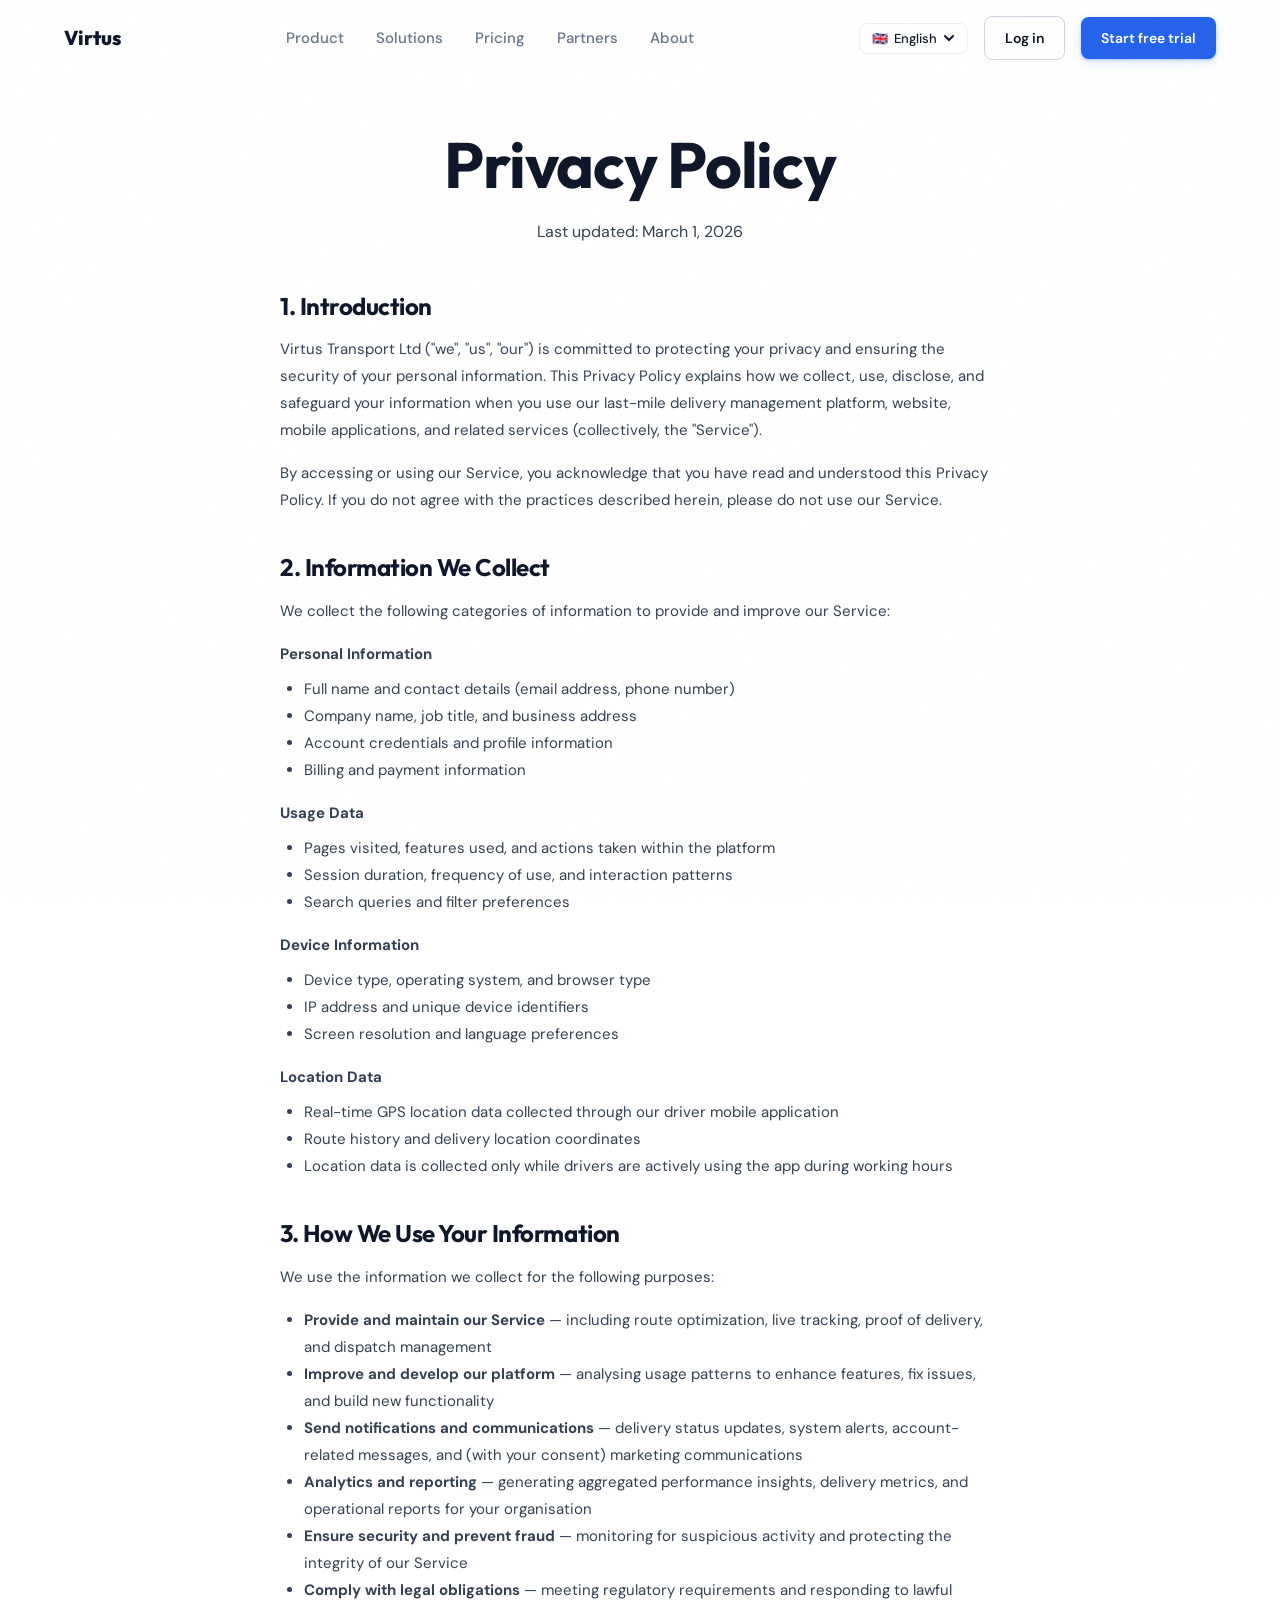
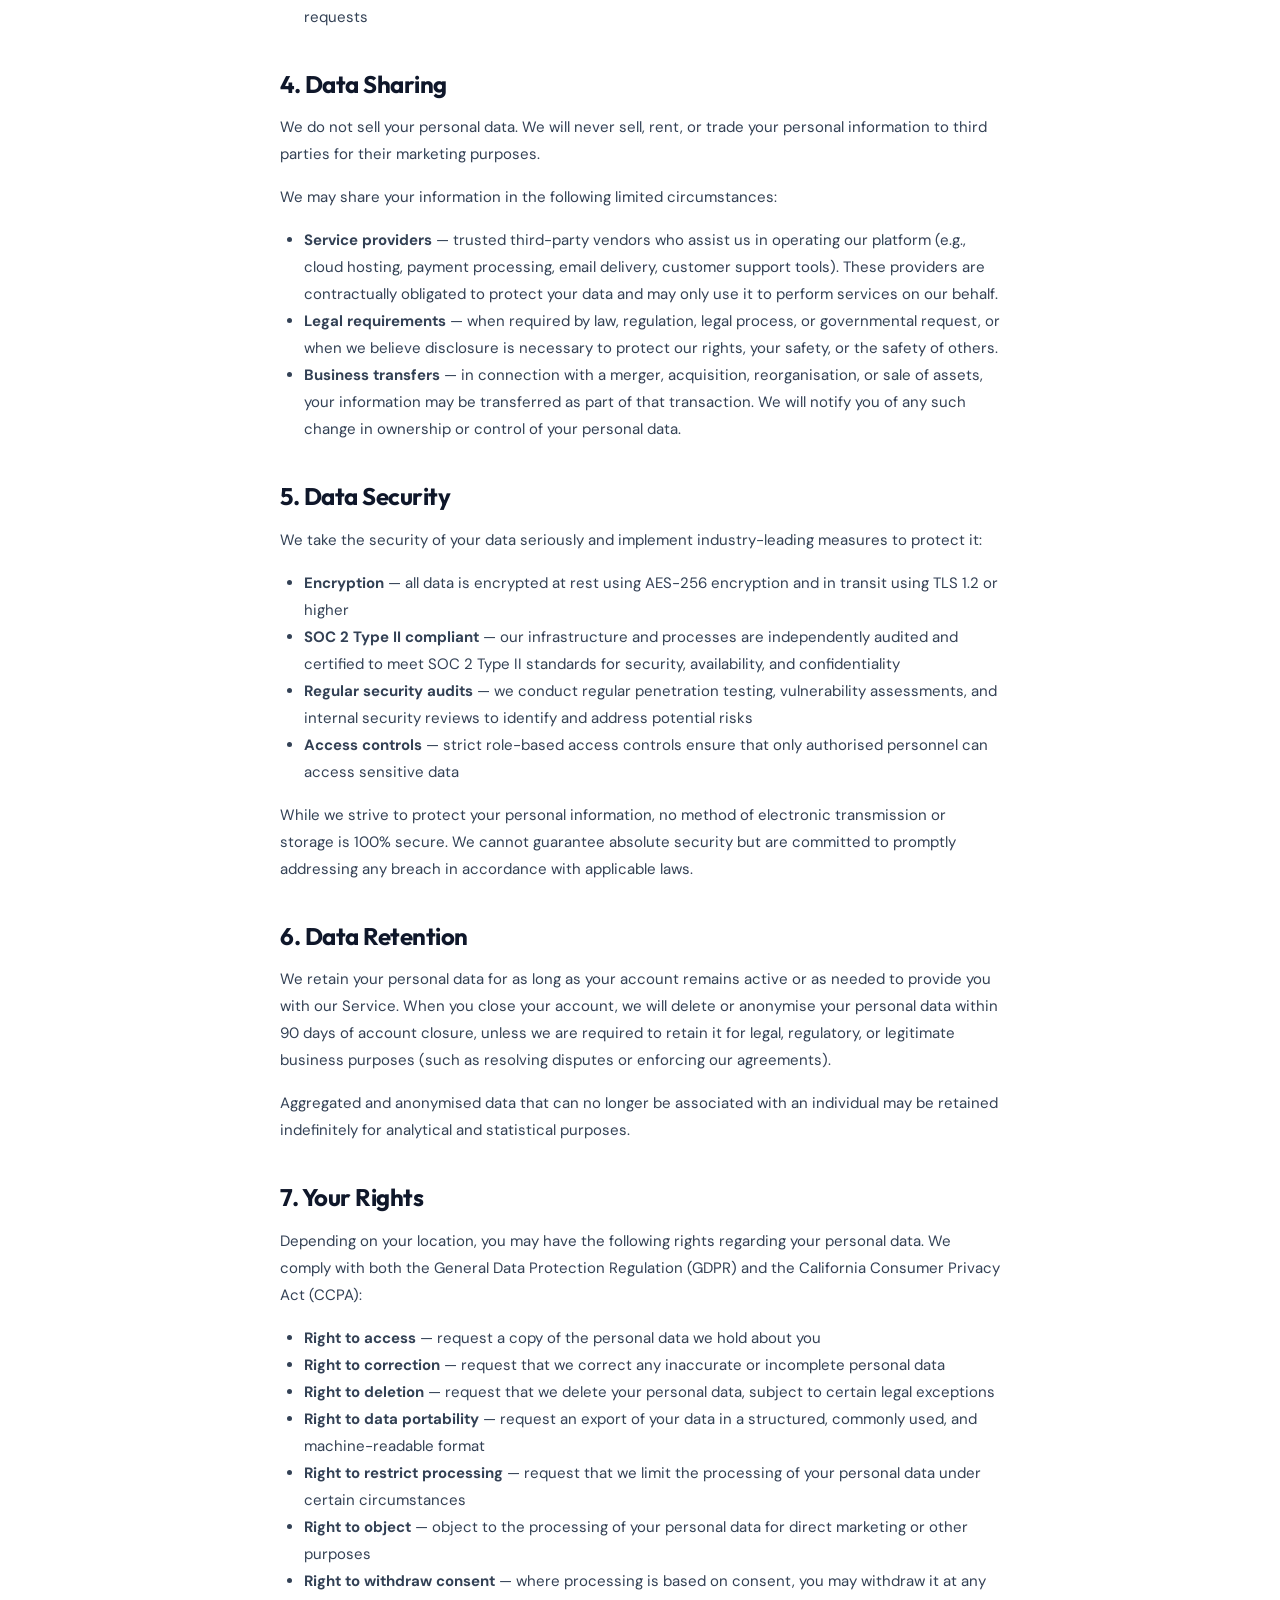
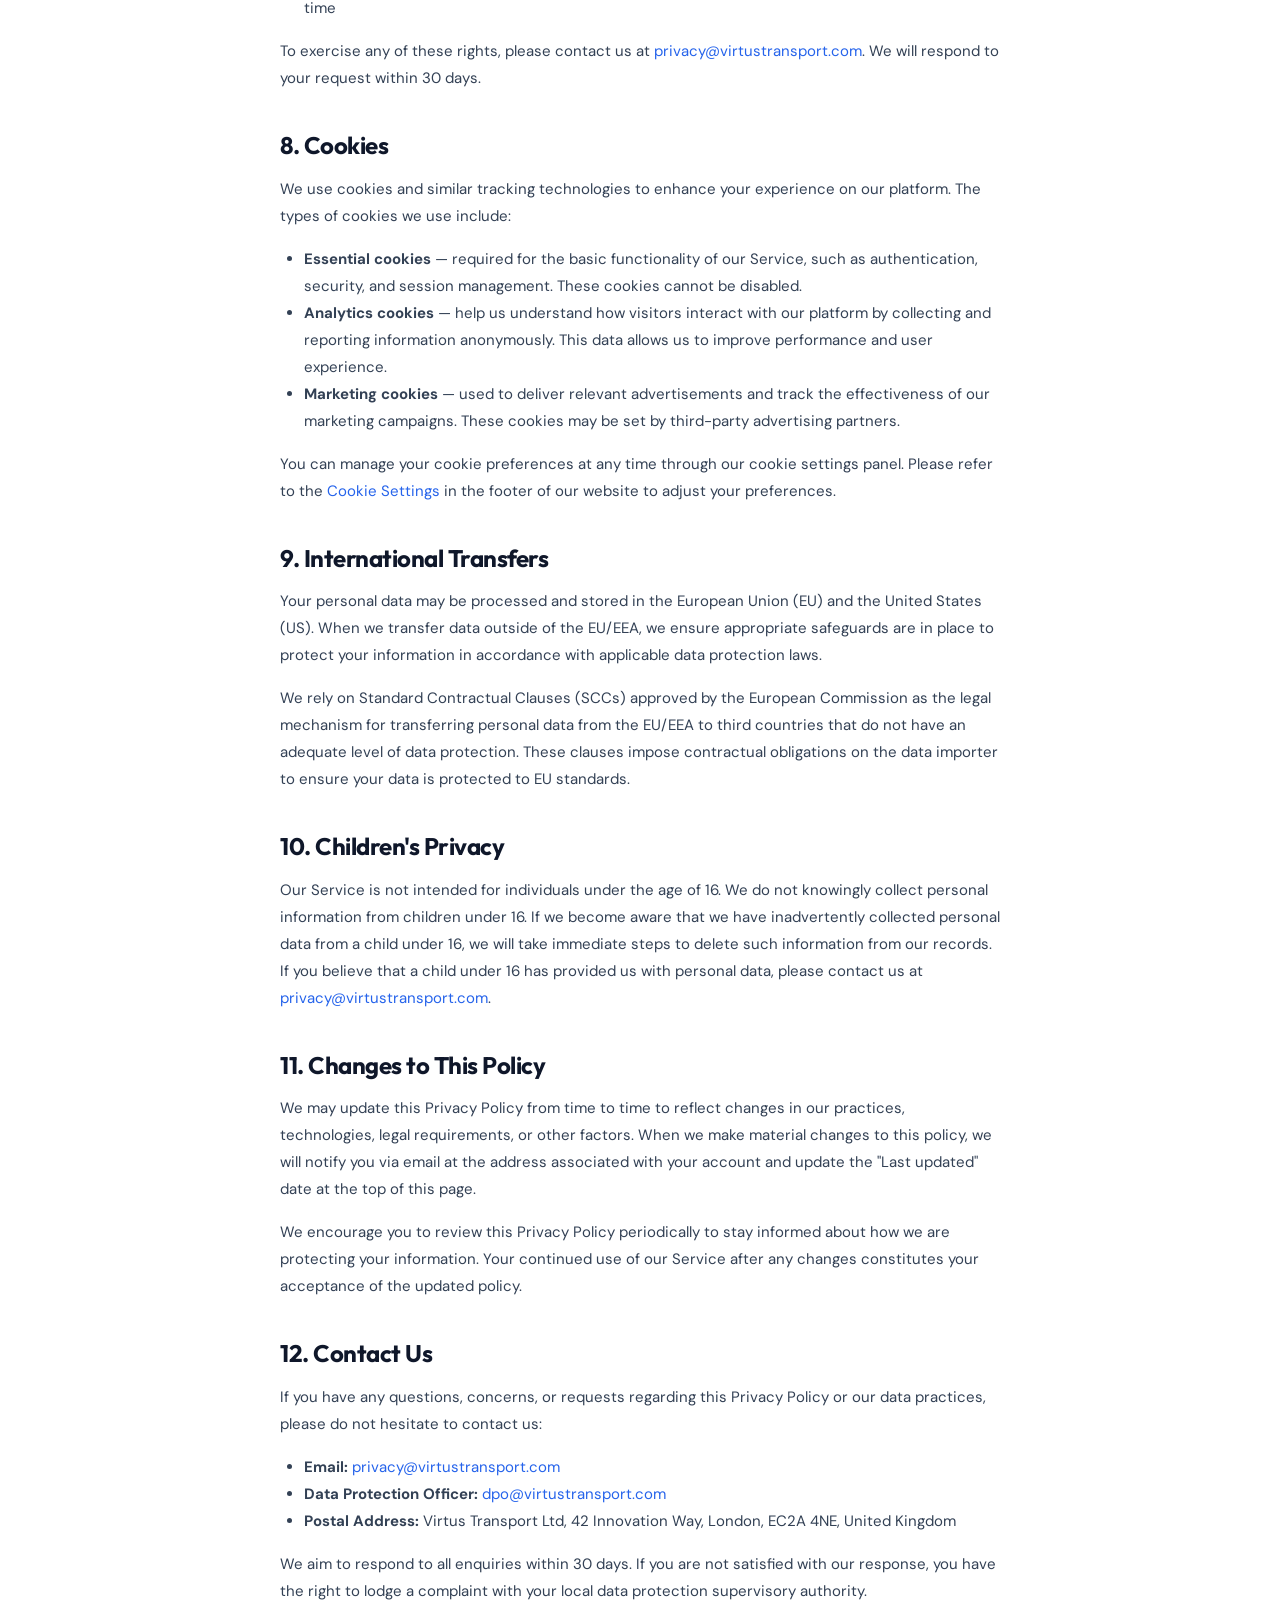
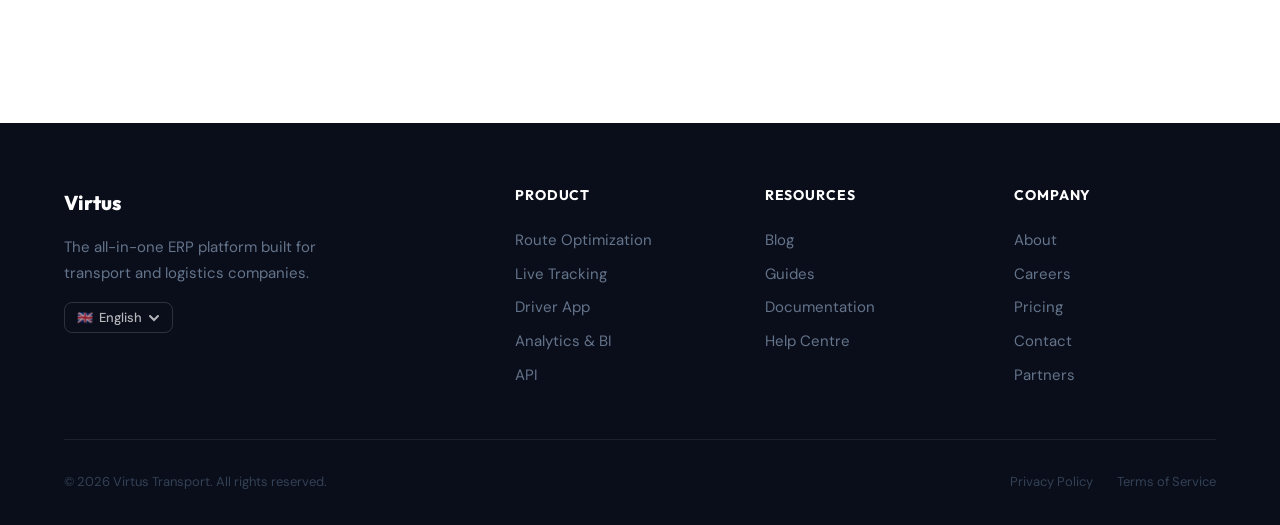
<file: privacy.html>
<!DOCTYPE html>
<html lang="en">
<head>
  <meta charset="UTF-8">
  <meta name="viewport" content="width=device-width, initial-scale=1.0">
  <title>Privacy Policy — Virtus Transport</title>
  <link rel="preconnect" href="https://fonts.googleapis.com">
  <link rel="preconnect" href="https://fonts.gstatic.com" crossorigin>
  <link href="https://fonts.googleapis.com/css2?family=DM+Sans:ital,opsz,wght@0,9..40,400;0,9..40,500;0,9..40,600;0,9..40,700;1,9..40,400&family=Outfit:wght@400;500;600;700;800&family=JetBrains+Mono:wght@400;500&display=swap" rel="stylesheet">
  <link rel="stylesheet" href="assets/css/style.css">
</head>
<body>

<nav class="nav">
  <div class="container nav-inner">
    <a href="index.html" class="nav-logo">Virtus</a>
    <div class="nav-links">
      <a href="product.html" data-i18n="nav.product">Product</a>
      <a href="product.html#solutions" data-i18n="nav.solutions">Solutions</a>
      <a href="pricing.html" data-i18n="nav.pricing">Pricing</a>
      <a href="partners.html" data-i18n="nav.partners">Partners</a>
      <a href="about.html" data-i18n="nav.about">About</a>
    </div>
    <div class="nav-cta">
      <span id="lang-switch-nav"></span>
      <a href="login.html" class="btn btn-secondary" data-i18n="nav.login">Log in</a>
      <a href="signup.html" class="btn btn-primary" data-i18n="nav.trial">Start free trial</a>
    </div>
    <button class="nav-toggle" aria-label="Menu"><span></span><span></span><span></span></button>
  </div>
</nav>

<!-- Hero -->
<section class="section" style="padding-top: 8rem;">
  <div class="container">
    <div style="text-align: center; margin-bottom: 3rem;">
      <h1>Privacy Policy</h1>
      <p style="font-size: 1rem; color: var(--vtx-steel); margin-top: 1rem;">Last updated: March 1, 2026</p>
    </div>

    <div class="reveal" style="max-width: 720px; margin: 0 auto;">

      <!-- 1. Introduction -->
      <h3 style="font-family: var(--font-display); margin: 2.5rem 0 1rem; color: var(--vtx-navy);">1. Introduction</h3>
      <p style="font-size: 0.9375rem; line-height: 1.8; color: var(--vtx-steel); margin-bottom: 1rem;">Virtus Transport Ltd ("we", "us", "our") is committed to protecting your privacy and ensuring the security of your personal information. This Privacy Policy explains how we collect, use, disclose, and safeguard your information when you use our last-mile delivery management platform, website, mobile applications, and related services (collectively, the "Service").</p>
      <p style="font-size: 0.9375rem; line-height: 1.8; color: var(--vtx-steel); margin-bottom: 1rem;">By accessing or using our Service, you acknowledge that you have read and understood this Privacy Policy. If you do not agree with the practices described herein, please do not use our Service.</p>

      <!-- 2. Information We Collect -->
      <h3 style="font-family: var(--font-display); margin: 2.5rem 0 1rem; color: var(--vtx-navy);">2. Information We Collect</h3>
      <p style="font-size: 0.9375rem; line-height: 1.8; color: var(--vtx-steel); margin-bottom: 1rem;">We collect the following categories of information to provide and improve our Service:</p>
      <p style="font-size: 0.9375rem; line-height: 1.8; color: var(--vtx-steel); margin-bottom: 0.5rem;"><strong>Personal Information</strong></p>
      <ul style="font-size: 0.9375rem; line-height: 1.8; color: var(--vtx-steel); margin-bottom: 1rem; padding-left: 1.5rem; list-style-type: disc;">
        <li>Full name and contact details (email address, phone number)</li>
        <li>Company name, job title, and business address</li>
        <li>Account credentials and profile information</li>
        <li>Billing and payment information</li>
      </ul>
      <p style="font-size: 0.9375rem; line-height: 1.8; color: var(--vtx-steel); margin-bottom: 0.5rem;"><strong>Usage Data</strong></p>
      <ul style="font-size: 0.9375rem; line-height: 1.8; color: var(--vtx-steel); margin-bottom: 1rem; padding-left: 1.5rem; list-style-type: disc;">
        <li>Pages visited, features used, and actions taken within the platform</li>
        <li>Session duration, frequency of use, and interaction patterns</li>
        <li>Search queries and filter preferences</li>
      </ul>
      <p style="font-size: 0.9375rem; line-height: 1.8; color: var(--vtx-steel); margin-bottom: 0.5rem;"><strong>Device Information</strong></p>
      <ul style="font-size: 0.9375rem; line-height: 1.8; color: var(--vtx-steel); margin-bottom: 1rem; padding-left: 1.5rem; list-style-type: disc;">
        <li>Device type, operating system, and browser type</li>
        <li>IP address and unique device identifiers</li>
        <li>Screen resolution and language preferences</li>
      </ul>
      <p style="font-size: 0.9375rem; line-height: 1.8; color: var(--vtx-steel); margin-bottom: 0.5rem;"><strong>Location Data</strong></p>
      <ul style="font-size: 0.9375rem; line-height: 1.8; color: var(--vtx-steel); margin-bottom: 1rem; padding-left: 1.5rem; list-style-type: disc;">
        <li>Real-time GPS location data collected through our driver mobile application</li>
        <li>Route history and delivery location coordinates</li>
        <li>Location data is collected only while drivers are actively using the app during working hours</li>
      </ul>

      <!-- 3. How We Use Your Information -->
      <h3 style="font-family: var(--font-display); margin: 2.5rem 0 1rem; color: var(--vtx-navy);">3. How We Use Your Information</h3>
      <p style="font-size: 0.9375rem; line-height: 1.8; color: var(--vtx-steel); margin-bottom: 1rem;">We use the information we collect for the following purposes:</p>
      <ul style="font-size: 0.9375rem; line-height: 1.8; color: var(--vtx-steel); margin-bottom: 1rem; padding-left: 1.5rem; list-style-type: disc;">
        <li><strong>Provide and maintain our Service</strong> — including route optimization, live tracking, proof of delivery, and dispatch management</li>
        <li><strong>Improve and develop our platform</strong> — analysing usage patterns to enhance features, fix issues, and build new functionality</li>
        <li><strong>Send notifications and communications</strong> — delivery status updates, system alerts, account-related messages, and (with your consent) marketing communications</li>
        <li><strong>Analytics and reporting</strong> — generating aggregated performance insights, delivery metrics, and operational reports for your organisation</li>
        <li><strong>Ensure security and prevent fraud</strong> — monitoring for suspicious activity and protecting the integrity of our Service</li>
        <li><strong>Comply with legal obligations</strong> — meeting regulatory requirements and responding to lawful requests</li>
      </ul>

      <!-- 4. Data Sharing -->
      <h3 style="font-family: var(--font-display); margin: 2.5rem 0 1rem; color: var(--vtx-navy);">4. Data Sharing</h3>
      <p style="font-size: 0.9375rem; line-height: 1.8; color: var(--vtx-steel); margin-bottom: 1rem;">We do not sell your personal data. We will never sell, rent, or trade your personal information to third parties for their marketing purposes.</p>
      <p style="font-size: 0.9375rem; line-height: 1.8; color: var(--vtx-steel); margin-bottom: 1rem;">We may share your information in the following limited circumstances:</p>
      <ul style="font-size: 0.9375rem; line-height: 1.8; color: var(--vtx-steel); margin-bottom: 1rem; padding-left: 1.5rem; list-style-type: disc;">
        <li><strong>Service providers</strong> — trusted third-party vendors who assist us in operating our platform (e.g., cloud hosting, payment processing, email delivery, customer support tools). These providers are contractually obligated to protect your data and may only use it to perform services on our behalf.</li>
        <li><strong>Legal requirements</strong> — when required by law, regulation, legal process, or governmental request, or when we believe disclosure is necessary to protect our rights, your safety, or the safety of others.</li>
        <li><strong>Business transfers</strong> — in connection with a merger, acquisition, reorganisation, or sale of assets, your information may be transferred as part of that transaction. We will notify you of any such change in ownership or control of your personal data.</li>
      </ul>

      <!-- 5. Data Security -->
      <h3 style="font-family: var(--font-display); margin: 2.5rem 0 1rem; color: var(--vtx-navy);">5. Data Security</h3>
      <p style="font-size: 0.9375rem; line-height: 1.8; color: var(--vtx-steel); margin-bottom: 1rem;">We take the security of your data seriously and implement industry-leading measures to protect it:</p>
      <ul style="font-size: 0.9375rem; line-height: 1.8; color: var(--vtx-steel); margin-bottom: 1rem; padding-left: 1.5rem; list-style-type: disc;">
        <li><strong>Encryption</strong> — all data is encrypted at rest using AES-256 encryption and in transit using TLS 1.2 or higher</li>
        <li><strong>SOC 2 Type II compliant</strong> — our infrastructure and processes are independently audited and certified to meet SOC 2 Type II standards for security, availability, and confidentiality</li>
        <li><strong>Regular security audits</strong> — we conduct regular penetration testing, vulnerability assessments, and internal security reviews to identify and address potential risks</li>
        <li><strong>Access controls</strong> — strict role-based access controls ensure that only authorised personnel can access sensitive data</li>
      </ul>
      <p style="font-size: 0.9375rem; line-height: 1.8; color: var(--vtx-steel); margin-bottom: 1rem;">While we strive to protect your personal information, no method of electronic transmission or storage is 100% secure. We cannot guarantee absolute security but are committed to promptly addressing any breach in accordance with applicable laws.</p>

      <!-- 6. Data Retention -->
      <h3 style="font-family: var(--font-display); margin: 2.5rem 0 1rem; color: var(--vtx-navy);">6. Data Retention</h3>
      <p style="font-size: 0.9375rem; line-height: 1.8; color: var(--vtx-steel); margin-bottom: 1rem;">We retain your personal data for as long as your account remains active or as needed to provide you with our Service. When you close your account, we will delete or anonymise your personal data within 90 days of account closure, unless we are required to retain it for legal, regulatory, or legitimate business purposes (such as resolving disputes or enforcing our agreements).</p>
      <p style="font-size: 0.9375rem; line-height: 1.8; color: var(--vtx-steel); margin-bottom: 1rem;">Aggregated and anonymised data that can no longer be associated with an individual may be retained indefinitely for analytical and statistical purposes.</p>

      <!-- 7. Your Rights -->
      <h3 style="font-family: var(--font-display); margin: 2.5rem 0 1rem; color: var(--vtx-navy);">7. Your Rights</h3>
      <p style="font-size: 0.9375rem; line-height: 1.8; color: var(--vtx-steel); margin-bottom: 1rem;">Depending on your location, you may have the following rights regarding your personal data. We comply with both the General Data Protection Regulation (GDPR) and the California Consumer Privacy Act (CCPA):</p>
      <ul style="font-size: 0.9375rem; line-height: 1.8; color: var(--vtx-steel); margin-bottom: 1rem; padding-left: 1.5rem; list-style-type: disc;">
        <li><strong>Right to access</strong> — request a copy of the personal data we hold about you</li>
        <li><strong>Right to correction</strong> — request that we correct any inaccurate or incomplete personal data</li>
        <li><strong>Right to deletion</strong> — request that we delete your personal data, subject to certain legal exceptions</li>
        <li><strong>Right to data portability</strong> — request an export of your data in a structured, commonly used, and machine-readable format</li>
        <li><strong>Right to restrict processing</strong> — request that we limit the processing of your personal data under certain circumstances</li>
        <li><strong>Right to object</strong> — object to the processing of your personal data for direct marketing or other purposes</li>
        <li><strong>Right to withdraw consent</strong> — where processing is based on consent, you may withdraw it at any time</li>
      </ul>
      <p style="font-size: 0.9375rem; line-height: 1.8; color: var(--vtx-steel); margin-bottom: 1rem;">To exercise any of these rights, please contact us at <a href="mailto:privacy@virtustransport.com" style="color: var(--vtx-blue);">privacy@virtustransport.com</a>. We will respond to your request within 30 days.</p>

      <!-- 8. Cookies -->
      <h3 style="font-family: var(--font-display); margin: 2.5rem 0 1rem; color: var(--vtx-navy);">8. Cookies</h3>
      <p style="font-size: 0.9375rem; line-height: 1.8; color: var(--vtx-steel); margin-bottom: 1rem;">We use cookies and similar tracking technologies to enhance your experience on our platform. The types of cookies we use include:</p>
      <ul style="font-size: 0.9375rem; line-height: 1.8; color: var(--vtx-steel); margin-bottom: 1rem; padding-left: 1.5rem; list-style-type: disc;">
        <li><strong>Essential cookies</strong> — required for the basic functionality of our Service, such as authentication, security, and session management. These cookies cannot be disabled.</li>
        <li><strong>Analytics cookies</strong> — help us understand how visitors interact with our platform by collecting and reporting information anonymously. This data allows us to improve performance and user experience.</li>
        <li><strong>Marketing cookies</strong> — used to deliver relevant advertisements and track the effectiveness of our marketing campaigns. These cookies may be set by third-party advertising partners.</li>
      </ul>
      <p style="font-size: 0.9375rem; line-height: 1.8; color: var(--vtx-steel); margin-bottom: 1rem;">You can manage your cookie preferences at any time through our cookie settings panel. Please refer to the <a href="#" style="color: var(--vtx-blue);">Cookie Settings</a> in the footer of our website to adjust your preferences.</p>

      <!-- 9. International Transfers -->
      <h3 style="font-family: var(--font-display); margin: 2.5rem 0 1rem; color: var(--vtx-navy);">9. International Transfers</h3>
      <p style="font-size: 0.9375rem; line-height: 1.8; color: var(--vtx-steel); margin-bottom: 1rem;">Your personal data may be processed and stored in the European Union (EU) and the United States (US). When we transfer data outside of the EU/EEA, we ensure appropriate safeguards are in place to protect your information in accordance with applicable data protection laws.</p>
      <p style="font-size: 0.9375rem; line-height: 1.8; color: var(--vtx-steel); margin-bottom: 1rem;">We rely on Standard Contractual Clauses (SCCs) approved by the European Commission as the legal mechanism for transferring personal data from the EU/EEA to third countries that do not have an adequate level of data protection. These clauses impose contractual obligations on the data importer to ensure your data is protected to EU standards.</p>

      <!-- 10. Children's Privacy -->
      <h3 style="font-family: var(--font-display); margin: 2.5rem 0 1rem; color: var(--vtx-navy);">10. Children's Privacy</h3>
      <p style="font-size: 0.9375rem; line-height: 1.8; color: var(--vtx-steel); margin-bottom: 1rem;">Our Service is not intended for individuals under the age of 16. We do not knowingly collect personal information from children under 16. If we become aware that we have inadvertently collected personal data from a child under 16, we will take immediate steps to delete such information from our records. If you believe that a child under 16 has provided us with personal data, please contact us at <a href="mailto:privacy@virtustransport.com" style="color: var(--vtx-blue);">privacy@virtustransport.com</a>.</p>

      <!-- 11. Changes to This Policy -->
      <h3 style="font-family: var(--font-display); margin: 2.5rem 0 1rem; color: var(--vtx-navy);">11. Changes to This Policy</h3>
      <p style="font-size: 0.9375rem; line-height: 1.8; color: var(--vtx-steel); margin-bottom: 1rem;">We may update this Privacy Policy from time to time to reflect changes in our practices, technologies, legal requirements, or other factors. When we make material changes to this policy, we will notify you via email at the address associated with your account and update the "Last updated" date at the top of this page.</p>
      <p style="font-size: 0.9375rem; line-height: 1.8; color: var(--vtx-steel); margin-bottom: 1rem;">We encourage you to review this Privacy Policy periodically to stay informed about how we are protecting your information. Your continued use of our Service after any changes constitutes your acceptance of the updated policy.</p>

      <!-- 12. Contact Us -->
      <h3 style="font-family: var(--font-display); margin: 2.5rem 0 1rem; color: var(--vtx-navy);">12. Contact Us</h3>
      <p style="font-size: 0.9375rem; line-height: 1.8; color: var(--vtx-steel); margin-bottom: 1rem;">If you have any questions, concerns, or requests regarding this Privacy Policy or our data practices, please do not hesitate to contact us:</p>
      <ul style="font-size: 0.9375rem; line-height: 1.8; color: var(--vtx-steel); margin-bottom: 1rem; padding-left: 1.5rem; list-style-type: disc;">
        <li><strong>Email:</strong> <a href="mailto:privacy@virtustransport.com" style="color: var(--vtx-blue);">privacy@virtustransport.com</a></li>
        <li><strong>Data Protection Officer:</strong> <a href="mailto:dpo@virtustransport.com" style="color: var(--vtx-blue);">dpo@virtustransport.com</a></li>
        <li><strong>Postal Address:</strong> Virtus Transport Ltd, 42 Innovation Way, London, EC2A 4NE, United Kingdom</li>
      </ul>
      <p style="font-size: 0.9375rem; line-height: 1.8; color: var(--vtx-steel); margin-bottom: 1rem;">We aim to respond to all enquiries within 30 days. If you are not satisfied with our response, you have the right to lodge a complaint with your local data protection supervisory authority.</p>

    </div>
  </div>
</section>

<footer class="footer">
    <div class="container">
      <div class="footer-grid">
        <div class="footer-brand">
          <a href="index.html" class="nav-logo" style="color: var(--vtx-white);">
            Virtus
          </a>
          <p data-i18n="footer.tagline">The complete last-mile delivery management platform for modern transport companies.</p>
          <div style="margin-top: 1rem;" id="lang-switch-footer"></div>
        </div>
        <div class="footer-col">
          <h5 data-i18n="footer.product">Product</h5>
          <a href="product.html">Route Optimization</a>
          <a href="product.html">Live Tracking</a>
          <a href="product.html">Driver App</a>
          <a href="product.html" data-i18n="solution.analytics">Analytics</a>
          <a href="product.html">API</a>
        </div>
        <div class="footer-col">
          <h5 data-i18n="footer.resources">Resources</h5>
          <a href="resources.html" data-i18n="footer.blog">Blog</a>
          <a href="resources.html" data-i18n="footer.guides">Guides</a>
          <a href="docs.html" data-i18n="footer.docs">Documentation</a>
          <a href="help.html" data-i18n="footer.help">Help Centre</a>
        </div>
        <div class="footer-col">
          <h5 data-i18n="footer.company">Company</h5>
          <a href="about.html" data-i18n="footer.about">About</a>
          <a href="careers.html" data-i18n="footer.careers">Careers</a>
          <a href="pricing.html" data-i18n="footer.pricing">Pricing</a>
          <a href="contact.html" data-i18n="footer.contact">Contact</a>
          <a href="partners.html" data-i18n="footer.partners">Partners</a>
        </div>
      </div>
      <div class="footer-bottom">
        <span data-i18n="footer.copyright">&copy; 2026 Virtus Transport. All rights reserved.</span>
        <div class="footer-bottom-links">
          <a href="privacy.html" data-i18n="footer.privacy">Privacy Policy</a>
          <a href="terms.html" data-i18n="footer.terms">Terms of Service</a>
        </div>
      </div>
    </div>
  </footer>
<script src="assets/js/i18n.js"></script>
<script src="assets/js/main.js"></script>

</body>
</html>
</file>
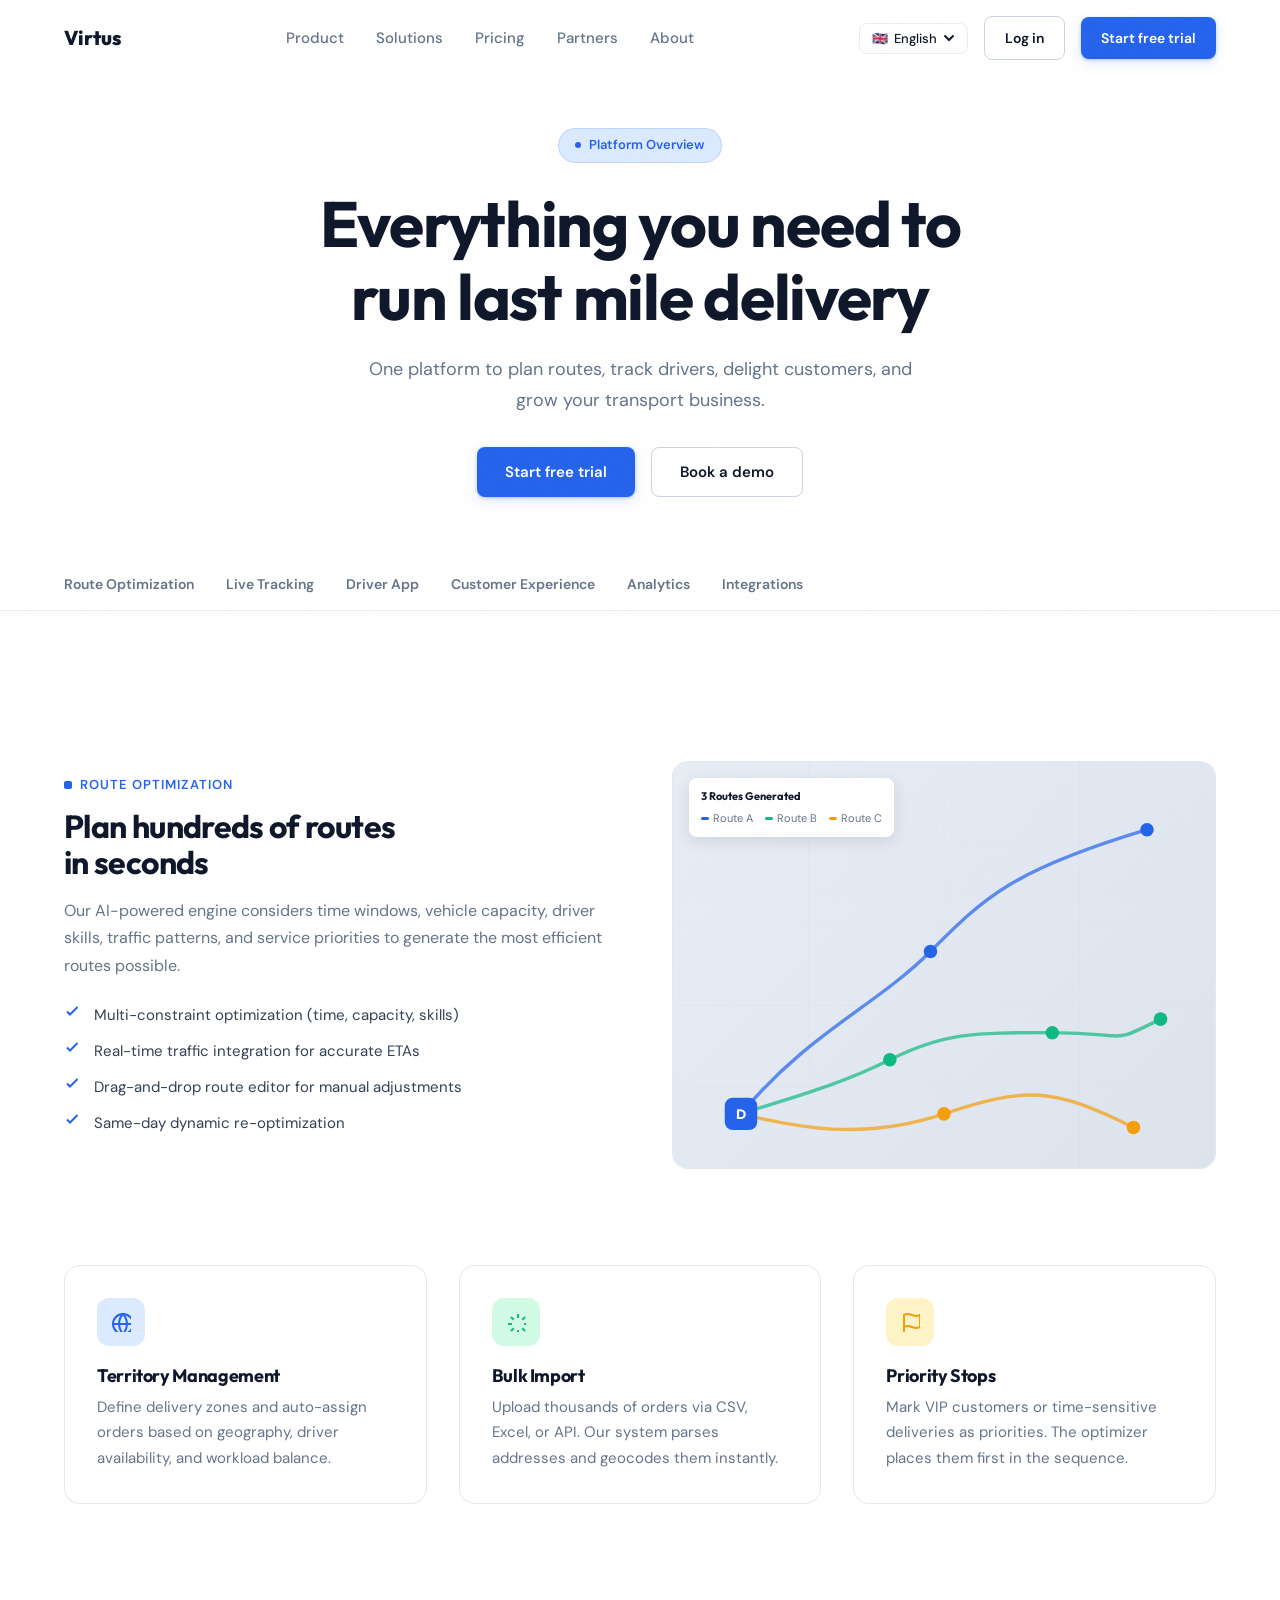
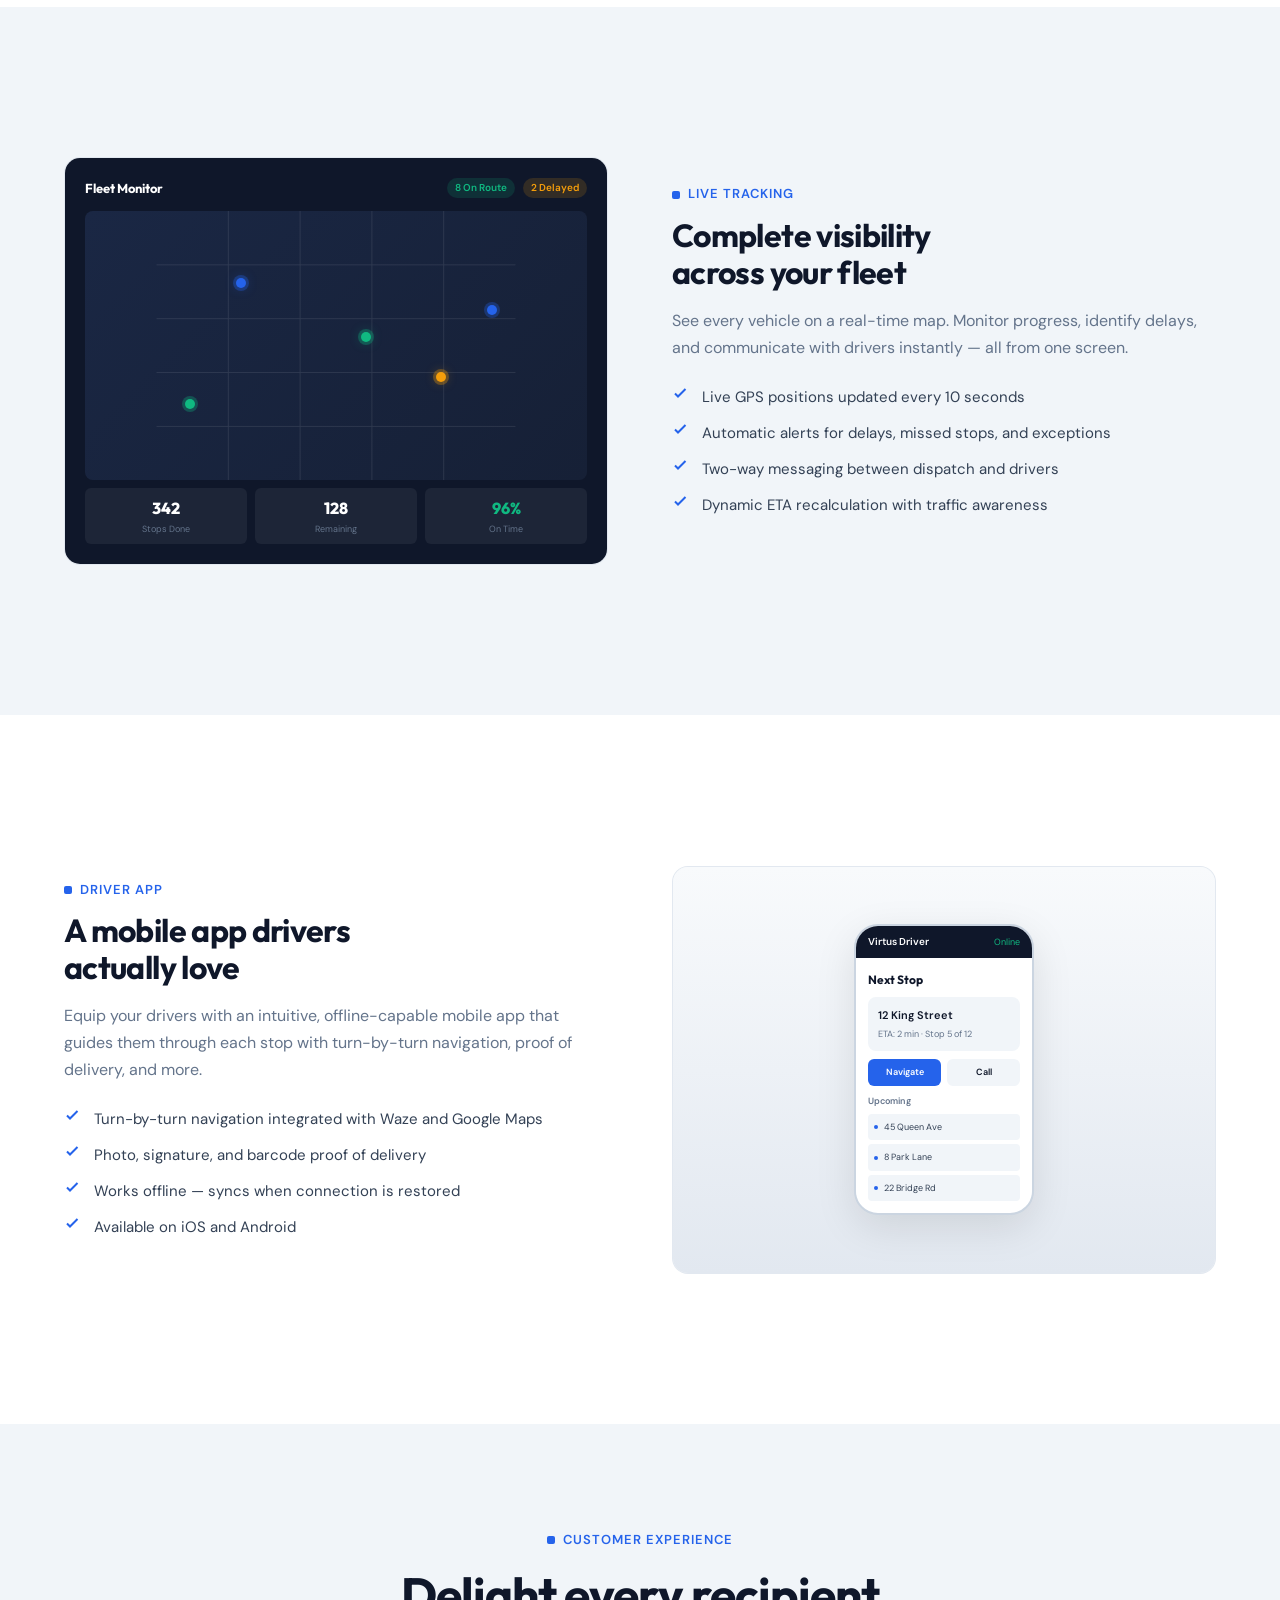
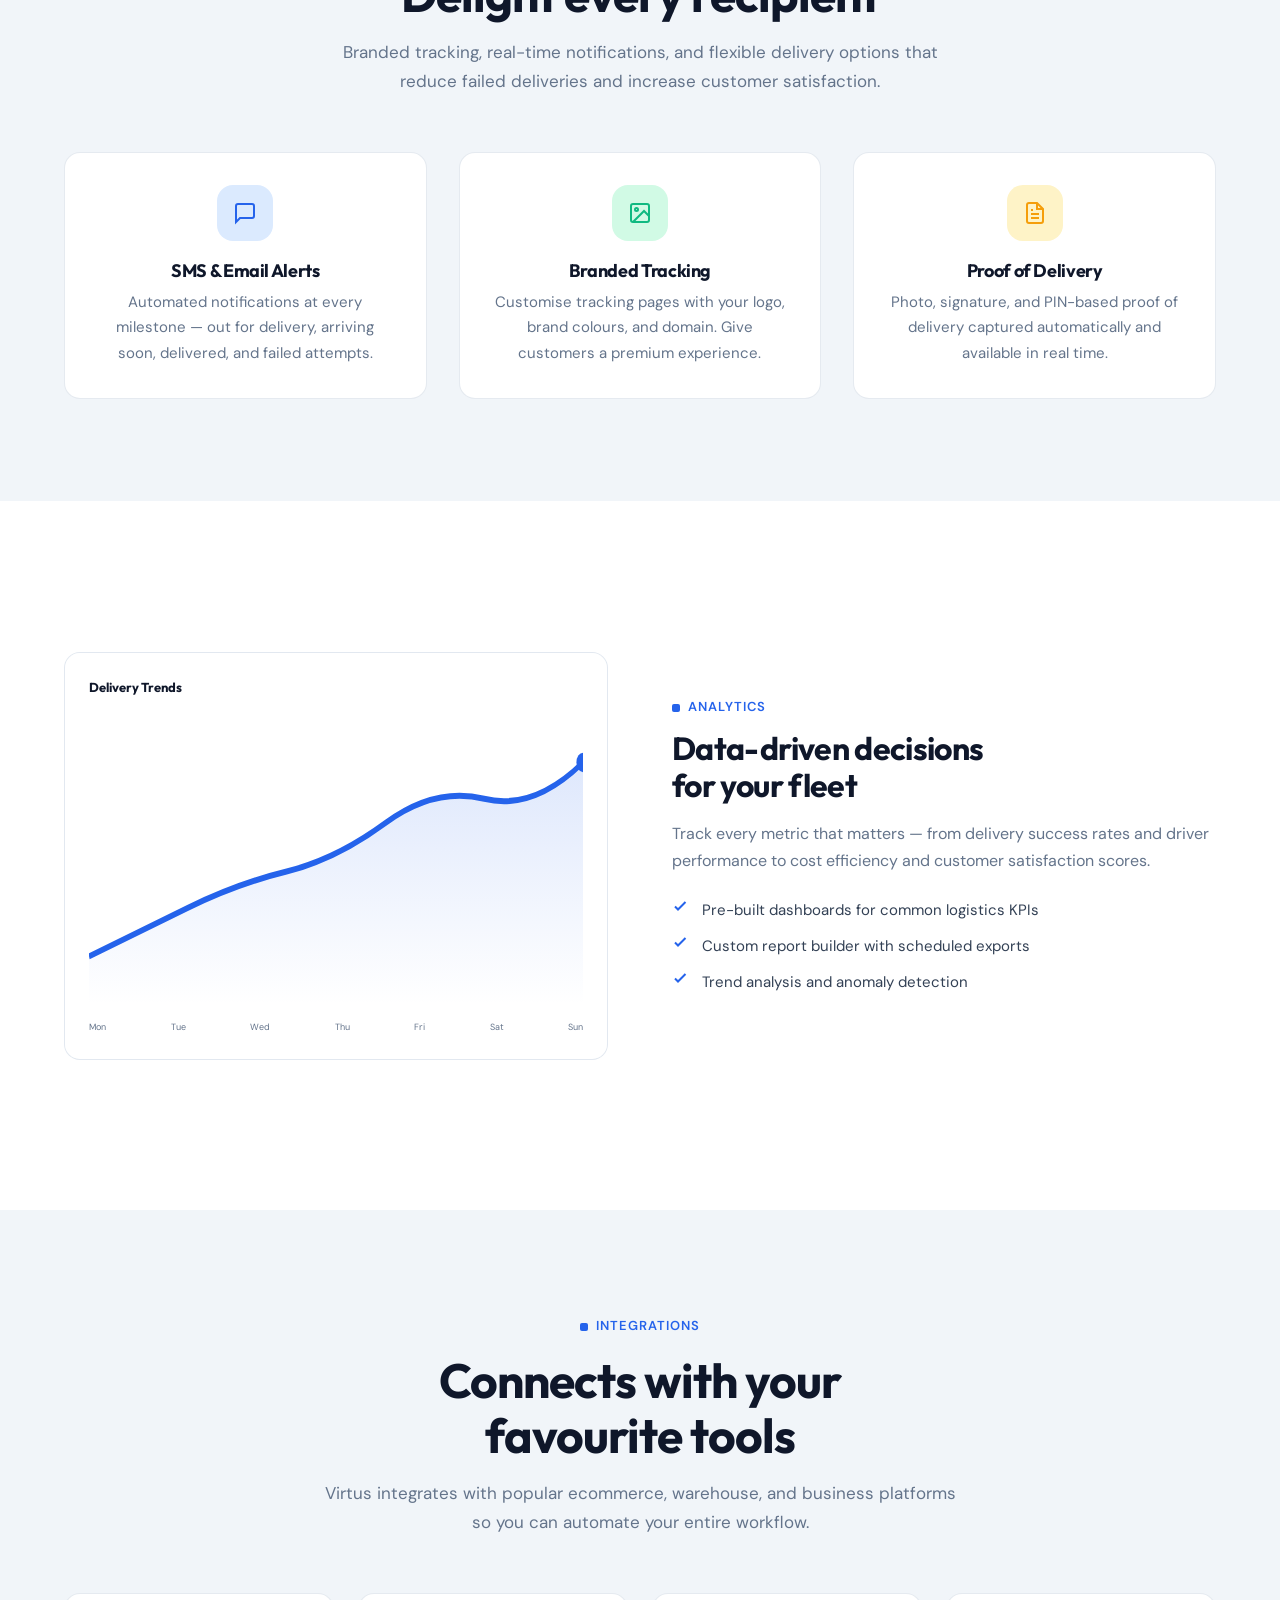
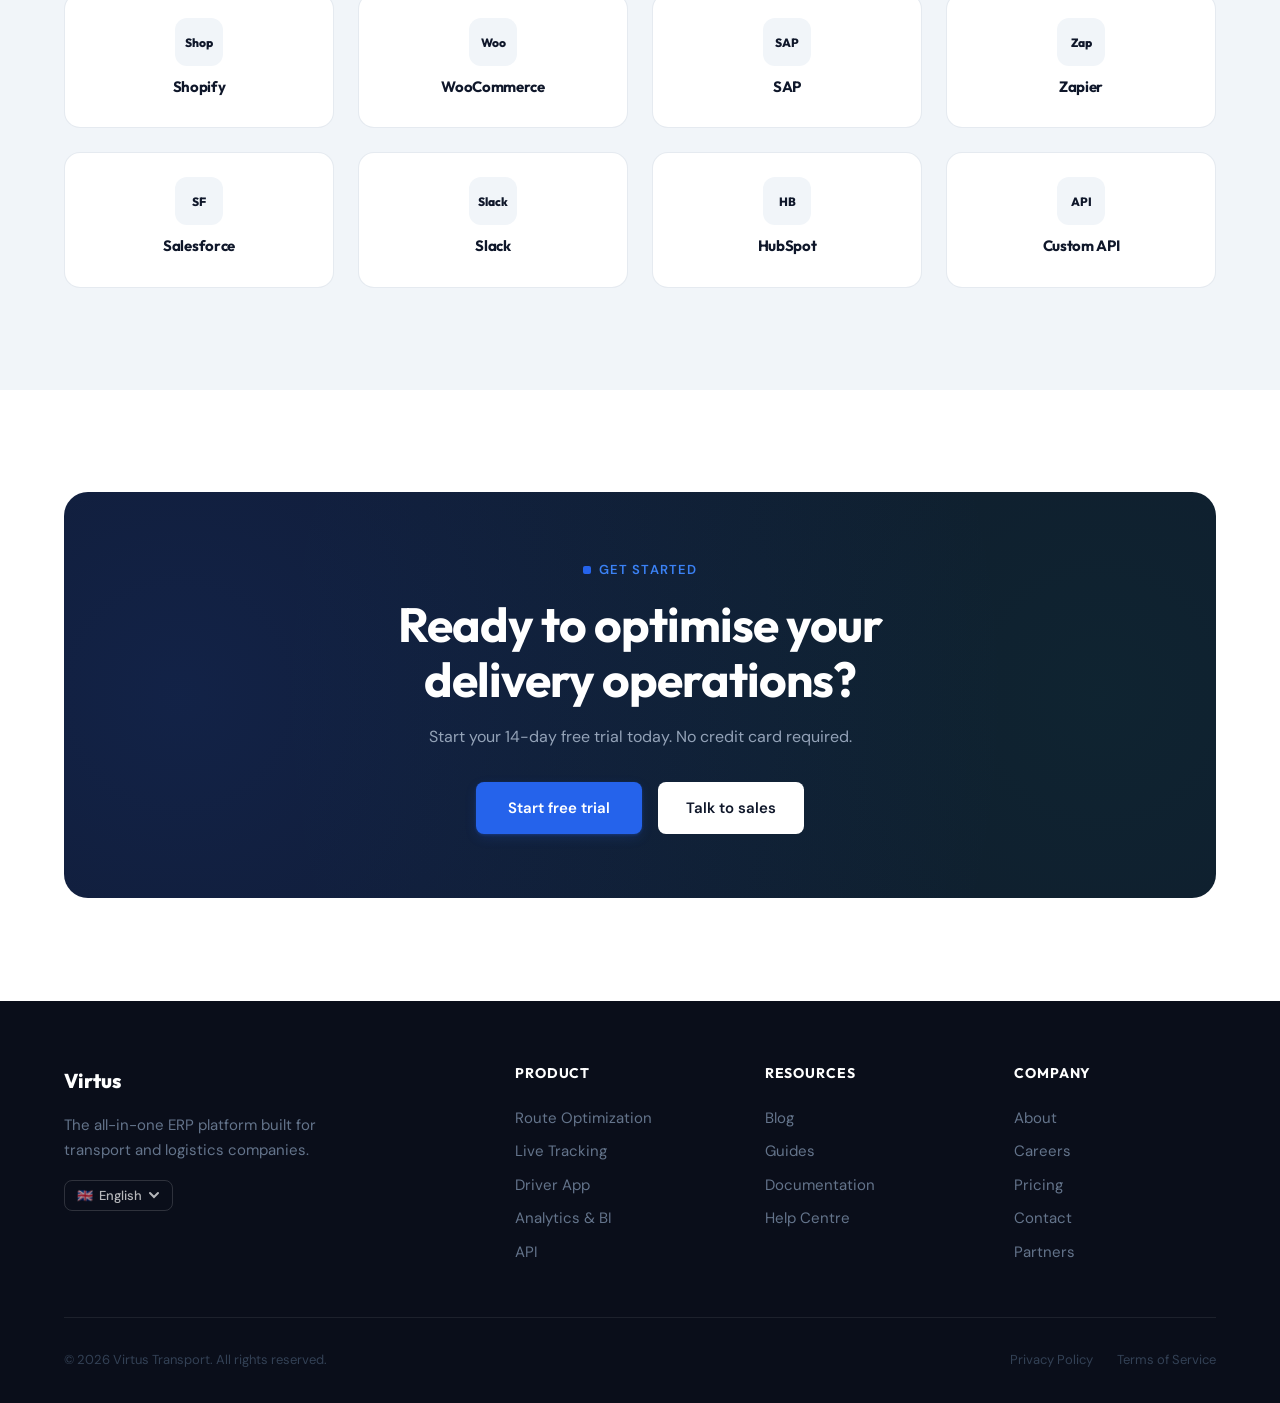
<file: product.html>
<!DOCTYPE html>
<html lang="en">
<head>
  <meta charset="UTF-8">
  <meta name="viewport" content="width=device-width, initial-scale=1.0">
  <title>Product — Virtus Transport</title>
  <meta name="description" content="Explore the Virtus Transport platform: route optimization, live tracking, driver management, analytics, and API integrations.">
  <link rel="preconnect" href="https://fonts.googleapis.com">
  <link rel="preconnect" href="https://fonts.gstatic.com" crossorigin>
  <link href="https://fonts.googleapis.com/css2?family=DM+Sans:ital,opsz,wght@0,9..40,400;0,9..40,500;0,9..40,600;0,9..40,700;1,9..40,400&family=Outfit:wght@400;500;600;700;800&family=JetBrains+Mono:wght@400;500&display=swap" rel="stylesheet">
  <link rel="stylesheet" href="assets/css/style.css">
</head>
<body>

  <!-- ===== NAVIGATION ===== -->
  <nav class="nav">
    <div class="container nav-inner">
      <a href="index.html" class="nav-logo">
        Virtus
      </a>
      <div class="nav-links">
        <a href="product.html" data-i18n="nav.product">Product</a>
        <a href="product.html#solutions" data-i18n="nav.solutions">Solutions</a>
        <a href="pricing.html" data-i18n="nav.pricing">Pricing</a>
        <a href="partners.html" data-i18n="nav.partners">Partners</a>
        <a href="about.html" data-i18n="nav.about">About</a>
      </div>
      <div class="nav-cta">
        <span id="lang-switch-nav"></span>
        <a href="login.html" class="btn btn-secondary" data-i18n="nav.login">Log in</a>
        <a href="signup.html" class="btn btn-primary" data-i18n="nav.trial">Start free trial</a>
      </div>
      <button class="nav-toggle" aria-label="Menu">
        <span></span><span></span><span></span>
      </button>
    </div>
  </nav>

  <!-- ===== HERO ===== -->
  <section style="padding-top: 8rem; padding-bottom: 3rem;">
    <div class="container" style="text-align: center;">
      <div class="reveal">
        <div class="hero-badge" style="margin: 0 auto 1.5rem;">
          <span class="hero-badge-dot"></span>
          Platform Overview
        </div>
        <h1 style="max-width: 700px; margin: 0 auto 1.25rem;">Everything you need to<br>run last mile delivery</h1>
        <p class="text-lg" style="max-width: 560px; margin: 0 auto 2rem;">
          One platform to plan routes, track drivers, delight customers, and grow your transport business.
        </p>
        <div style="display: flex; gap: 1rem; justify-content: center; flex-wrap: wrap;">
          <a href="signup.html" class="btn btn-primary">Start free trial</a>
          <a href="demo.html" class="btn btn-secondary">Book a demo</a>
        </div>
      </div>
    </div>
  </section>

  <!-- ===== PRODUCT NAV TABS ===== -->
  <section style="padding: 1rem 0 0; border-bottom: 1px solid rgba(203,213,225,0.4); position: sticky; top: 64px; background: rgba(255,255,255,0.95); backdrop-filter: blur(12px); z-index: 100;">
    <div class="container">
      <div style="display: flex; gap: 2rem; overflow-x: auto; padding-bottom: 0;">
        <a href="#route-optimization" style="padding: 0.75rem 0; font-size: 0.875rem; font-weight: 600; color: var(--vtx-muted); border-bottom: 2px solid transparent; transition: all 0.2s; white-space: nowrap;">Route Optimization</a>
        <a href="#live-tracking" style="padding: 0.75rem 0; font-size: 0.875rem; font-weight: 600; color: var(--vtx-muted); border-bottom: 2px solid transparent; transition: all 0.2s; white-space: nowrap;">Live Tracking</a>
        <a href="#driver-app" style="padding: 0.75rem 0; font-size: 0.875rem; font-weight: 600; color: var(--vtx-muted); border-bottom: 2px solid transparent; transition: all 0.2s; white-space: nowrap;">Driver App</a>
        <a href="#customer-experience" style="padding: 0.75rem 0; font-size: 0.875rem; font-weight: 600; color: var(--vtx-muted); border-bottom: 2px solid transparent; transition: all 0.2s; white-space: nowrap;">Customer Experience</a>
        <a href="#analytics-section" style="padding: 0.75rem 0; font-size: 0.875rem; font-weight: 600; color: var(--vtx-muted); border-bottom: 2px solid transparent; transition: all 0.2s; white-space: nowrap;">Analytics</a>
        <a href="#integrations" style="padding: 0.75rem 0; font-size: 0.875rem; font-weight: 600; color: var(--vtx-muted); border-bottom: 2px solid transparent; transition: all 0.2s; white-space: nowrap;">Integrations</a>
      </div>
    </div>
  </section>

  <!-- ===== ROUTE OPTIMIZATION ===== -->
  <section class="section" id="route-optimization">
    <div class="container">
      <div class="feature-row">
        <div class="feature-content reveal">
          <span class="section-label">Route Optimization</span>
          <h3>Plan hundreds of routes<br>in seconds</h3>
          <p>Our AI-powered engine considers time windows, vehicle capacity, driver skills, traffic patterns, and service priorities to generate the most efficient routes possible.</p>
          <ul class="feature-bullets">
            <li>
              <svg width="18" height="18" fill="none" stroke="currentColor" stroke-width="2"><path d="M13.5 2l-7.5 7.5-3-3"/></svg>
              Multi-constraint optimization (time, capacity, skills)
            </li>
            <li>
              <svg width="18" height="18" fill="none" stroke="currentColor" stroke-width="2"><path d="M13.5 2l-7.5 7.5-3-3"/></svg>
              Real-time traffic integration for accurate ETAs
            </li>
            <li>
              <svg width="18" height="18" fill="none" stroke="currentColor" stroke-width="2"><path d="M13.5 2l-7.5 7.5-3-3"/></svg>
              Drag-and-drop route editor for manual adjustments
            </li>
            <li>
              <svg width="18" height="18" fill="none" stroke="currentColor" stroke-width="2"><path d="M13.5 2l-7.5 7.5-3-3"/></svg>
              Same-day dynamic re-optimization
            </li>
          </ul>
        </div>
        <div class="feature-visual reveal reveal-delay-1">
          <div class="feature-visual-inner map-visual">
            <svg width="100%" height="100%" viewBox="0 0 400 300" fill="none" xmlns="http://www.w3.org/2000/svg" style="position: absolute; inset: 0;">
              <line x1="0" y1="60" x2="400" y2="60" stroke="#cbd5e1" stroke-width="0.5" opacity="0.3"/>
              <line x1="0" y1="120" x2="400" y2="120" stroke="#cbd5e1" stroke-width="0.5" opacity="0.3"/>
              <line x1="0" y1="180" x2="400" y2="180" stroke="#cbd5e1" stroke-width="0.5" opacity="0.3"/>
              <line x1="0" y1="240" x2="400" y2="240" stroke="#cbd5e1" stroke-width="0.5" opacity="0.3"/>
              <line x1="100" y1="0" x2="100" y2="300" stroke="#cbd5e1" stroke-width="0.5" opacity="0.3"/>
              <line x1="200" y1="0" x2="200" y2="300" stroke="#cbd5e1" stroke-width="0.5" opacity="0.3"/>
              <line x1="300" y1="0" x2="300" y2="300" stroke="#cbd5e1" stroke-width="0.5" opacity="0.3"/>
              <!-- Route A -->
              <path d="M50 260 C100 200, 150 180, 190 140 S250 80, 350 50" stroke="#2563eb" stroke-width="2.5" fill="none" opacity="0.7"/>
              <!-- Route B -->
              <path d="M50 260 C80 250, 120 240, 160 220 S220 200, 280 200 S320 210, 360 190" stroke="#10b981" stroke-width="2.5" fill="none" opacity="0.7"/>
              <!-- Route C -->
              <path d="M50 260 C90 270, 140 280, 200 260 S280 240, 340 270" stroke="#f59e0b" stroke-width="2.5" fill="none" opacity="0.7"/>
              <!-- Depot -->
              <rect x="38" y="248" width="24" height="24" rx="6" fill="#2563eb"/>
              <text x="50" y="264" fill="white" font-size="10" text-anchor="middle" font-weight="700" font-family="Outfit">D</text>
              <!-- Stops -->
              <circle cx="190" cy="140" r="5" fill="#2563eb"/><circle cx="350" cy="50" r="5" fill="#2563eb"/>
              <circle cx="160" cy="220" r="5" fill="#10b981"/><circle cx="280" cy="200" r="5" fill="#10b981"/><circle cx="360" cy="190" r="5" fill="#10b981"/>
              <circle cx="200" cy="260" r="5" fill="#f59e0b"/><circle cx="340" cy="270" r="5" fill="#f59e0b"/>
            </svg>
            <div style="position: absolute; top: 16px; left: 16px; background: white; border-radius: 0.5rem; padding: 0.625rem 0.75rem; box-shadow: 0 4px 16px rgba(0,0,0,0.1); font-size: 0.6875rem;">
              <div style="font-weight: 700; color: var(--vtx-navy); font-family: var(--font-display); margin-bottom: 0.25rem;">3 Routes Generated</div>
              <div style="color: var(--vtx-muted); display: flex; gap: 0.75rem;">
                <span style="display: flex; align-items: center; gap: 4px;"><span style="width: 8px; height: 3px; background: #2563eb; border-radius: 2px; display: inline-block;"></span> Route A</span>
                <span style="display: flex; align-items: center; gap: 4px;"><span style="width: 8px; height: 3px; background: #10b981; border-radius: 2px; display: inline-block;"></span> Route B</span>
                <span style="display: flex; align-items: center; gap: 4px;"><span style="width: 8px; height: 3px; background: #f59e0b; border-radius: 2px; display: inline-block;"></span> Route C</span>
              </div>
            </div>
          </div>
        </div>
      </div>

      <!-- Sub-features grid -->
      <div class="grid-3 reveal" style="margin-top: 3rem;">
        <div class="card">
          <div class="card-icon blue">
            <svg width="20" height="20" fill="none" stroke="currentColor" stroke-width="2"><circle cx="12" cy="12" r="10"/><path d="M2 12h20M12 2a15.3 15.3 0 0 1 4 10 15.3 15.3 0 0 1-4 10 15.3 15.3 0 0 1-4-10 15.3 15.3 0 0 1 4-10z"/></svg>
          </div>
          <h4>Territory Management</h4>
          <p>Define delivery zones and auto-assign orders based on geography, driver availability, and workload balance.</p>
        </div>
        <div class="card">
          <div class="card-icon emerald">
            <svg width="20" height="20" fill="none" stroke="currentColor" stroke-width="2"><path d="M12 2v4M12 18v4M4.93 4.93l2.83 2.83M16.24 16.24l2.83 2.83M2 12h4M18 12h4M4.93 19.07l2.83-2.83M16.24 7.76l2.83-2.83"/></svg>
          </div>
          <h4>Bulk Import</h4>
          <p>Upload thousands of orders via CSV, Excel, or API. Our system parses addresses and geocodes them instantly.</p>
        </div>
        <div class="card">
          <div class="card-icon amber">
            <svg width="20" height="20" fill="none" stroke="currentColor" stroke-width="2"><path d="M4 15s1-1 4-1 5 2 8 2 4-1 4-1V3s-1 1-4 1-5-2-8-2-4 1-4 1z"/><line x1="4" y1="22" x2="4" y2="15"/></svg>
          </div>
          <h4>Priority Stops</h4>
          <p>Mark VIP customers or time-sensitive deliveries as priorities. The optimizer places them first in the sequence.</p>
        </div>
      </div>
    </div>
  </section>

  <!-- ===== LIVE TRACKING ===== -->
  <section class="section section-light" id="live-tracking">
    <div class="container">
      <div class="feature-row reverse">
        <div class="feature-content reveal">
          <span class="section-label">Live Tracking</span>
          <h3>Complete visibility<br>across your fleet</h3>
          <p>See every vehicle on a real-time map. Monitor progress, identify delays, and communicate with drivers instantly — all from one screen.</p>
          <ul class="feature-bullets">
            <li>
              <svg width="18" height="18" fill="none" stroke="currentColor" stroke-width="2"><path d="M13.5 2l-7.5 7.5-3-3"/></svg>
              Live GPS positions updated every 10 seconds
            </li>
            <li>
              <svg width="18" height="18" fill="none" stroke="currentColor" stroke-width="2"><path d="M13.5 2l-7.5 7.5-3-3"/></svg>
              Automatic alerts for delays, missed stops, and exceptions
            </li>
            <li>
              <svg width="18" height="18" fill="none" stroke="currentColor" stroke-width="2"><path d="M13.5 2l-7.5 7.5-3-3"/></svg>
              Two-way messaging between dispatch and drivers
            </li>
            <li>
              <svg width="18" height="18" fill="none" stroke="currentColor" stroke-width="2"><path d="M13.5 2l-7.5 7.5-3-3"/></svg>
              Dynamic ETA recalculation with traffic awareness
            </li>
          </ul>
        </div>
        <div class="feature-visual reveal reveal-delay-1">
          <div class="feature-visual-inner" style="background: var(--vtx-navy); padding: 1.25rem;">
            <div style="display: flex; flex-direction: column; gap: 0.5rem; height: 100%;">
              <div style="display: flex; justify-content: space-between; align-items: center; margin-bottom: 0.25rem;">
                <span style="font-family: var(--font-display); font-weight: 700; color: white; font-size: 0.8125rem;">Fleet Monitor</span>
                <div style="display: flex; gap: 0.5rem;">
                  <span style="font-size: 0.625rem; padding: 2px 8px; background: rgba(16,185,129,0.15); color: var(--vtx-emerald); border-radius: 2rem; font-weight: 600;">8 On Route</span>
                  <span style="font-size: 0.625rem; padding: 2px 8px; background: rgba(245,158,11,0.15); color: var(--vtx-amber); border-radius: 2rem; font-weight: 600;">2 Delayed</span>
                </div>
              </div>
              <!-- Map area -->
              <div style="flex: 1; background: linear-gradient(135deg, #1a2744, #162036); border-radius: 0.5rem; position: relative; overflow: hidden; min-height: 160px;">
                <div style="position: absolute; inset: 0; opacity: 0.1;">
                  <svg width="100%" height="100%" viewBox="0 0 200 150"><line x1="0" y1="30" x2="200" y2="30" stroke="white" stroke-width="0.5"/><line x1="0" y1="60" x2="200" y2="60" stroke="white" stroke-width="0.5"/><line x1="0" y1="90" x2="200" y2="90" stroke="white" stroke-width="0.5"/><line x1="0" y1="120" x2="200" y2="120" stroke="white" stroke-width="0.5"/><line x1="40" y1="0" x2="40" y2="150" stroke="white" stroke-width="0.5"/><line x1="80" y1="0" x2="80" y2="150" stroke="white" stroke-width="0.5"/><line x1="120" y1="0" x2="120" y2="150" stroke="white" stroke-width="0.5"/><line x1="160" y1="0" x2="160" y2="150" stroke="white" stroke-width="0.5"/></svg>
                </div>
                <!-- Vehicle markers -->
                <div style="position: absolute; width: 10px; height: 10px; background: var(--vtx-blue); border-radius: 50%; top: 25%; left: 30%; box-shadow: 0 0 0 3px rgba(37,99,235,0.3), 0 0 12px rgba(37,99,235,0.4);"></div>
                <div style="position: absolute; width: 10px; height: 10px; background: var(--vtx-emerald); border-radius: 50%; top: 45%; left: 55%; box-shadow: 0 0 0 3px rgba(16,185,129,0.3), 0 0 12px rgba(16,185,129,0.4);"></div>
                <div style="position: absolute; width: 10px; height: 10px; background: var(--vtx-amber); border-radius: 50%; top: 60%; left: 70%; box-shadow: 0 0 0 3px rgba(245,158,11,0.3), 0 0 12px rgba(245,158,11,0.4);"></div>
                <div style="position: absolute; width: 10px; height: 10px; background: var(--vtx-blue); border-radius: 50%; top: 35%; left: 80%; box-shadow: 0 0 0 3px rgba(37,99,235,0.3);"></div>
                <div style="position: absolute; width: 10px; height: 10px; background: var(--vtx-emerald); border-radius: 50%; top: 70%; left: 20%; box-shadow: 0 0 0 3px rgba(16,185,129,0.3);"></div>
              </div>
              <!-- Status bar -->
              <div style="display: grid; grid-template-columns: repeat(3, 1fr); gap: 0.5rem;">
                <div style="background: rgba(255,255,255,0.06); padding: 0.5rem; border-radius: 0.375rem; text-align: center;">
                  <div style="font-family: var(--font-display); font-weight: 800; color: white; font-size: 1rem;">342</div>
                  <div style="font-size: 0.5625rem; color: var(--vtx-muted);">Stops Done</div>
                </div>
                <div style="background: rgba(255,255,255,0.06); padding: 0.5rem; border-radius: 0.375rem; text-align: center;">
                  <div style="font-family: var(--font-display); font-weight: 800; color: white; font-size: 1rem;">128</div>
                  <div style="font-size: 0.5625rem; color: var(--vtx-muted);">Remaining</div>
                </div>
                <div style="background: rgba(255,255,255,0.06); padding: 0.5rem; border-radius: 0.375rem; text-align: center;">
                  <div style="font-family: var(--font-display); font-weight: 800; color: var(--vtx-emerald); font-size: 1rem;">96%</div>
                  <div style="font-size: 0.5625rem; color: var(--vtx-muted);">On Time</div>
                </div>
              </div>
            </div>
          </div>
        </div>
      </div>
    </div>
  </section>

  <!-- ===== DRIVER APP ===== -->
  <section class="section" id="driver-app">
    <div class="container">
      <div class="feature-row">
        <div class="feature-content reveal">
          <span class="section-label">Driver App</span>
          <h3>A mobile app drivers<br>actually love</h3>
          <p>Equip your drivers with an intuitive, offline-capable mobile app that guides them through each stop with turn-by-turn navigation, proof of delivery, and more.</p>
          <ul class="feature-bullets">
            <li>
              <svg width="18" height="18" fill="none" stroke="currentColor" stroke-width="2"><path d="M13.5 2l-7.5 7.5-3-3"/></svg>
              Turn-by-turn navigation integrated with Waze and Google Maps
            </li>
            <li>
              <svg width="18" height="18" fill="none" stroke="currentColor" stroke-width="2"><path d="M13.5 2l-7.5 7.5-3-3"/></svg>
              Photo, signature, and barcode proof of delivery
            </li>
            <li>
              <svg width="18" height="18" fill="none" stroke="currentColor" stroke-width="2"><path d="M13.5 2l-7.5 7.5-3-3"/></svg>
              Works offline — syncs when connection is restored
            </li>
            <li>
              <svg width="18" height="18" fill="none" stroke="currentColor" stroke-width="2"><path d="M13.5 2l-7.5 7.5-3-3"/></svg>
              Available on iOS and Android
            </li>
          </ul>
        </div>
        <div class="feature-visual reveal reveal-delay-1">
          <div class="feature-visual-inner" style="background: linear-gradient(180deg, #f8fafc, #e2e8f0); display: flex; align-items: center; justify-content: center; padding: 2rem;">
            <!-- Phone mockup -->
            <div style="width: 180px; background: white; border-radius: 1.5rem; border: 2px solid var(--vtx-cloud); overflow: hidden; box-shadow: 0 12px 40px rgba(0,0,0,0.1);">
              <div style="padding: 0.5rem 0.75rem; background: var(--vtx-navy); display: flex; justify-content: space-between; align-items: center;">
                <span style="font-size: 0.625rem; color: white; font-weight: 600;">Virtus Driver</span>
                <span style="font-size: 0.5625rem; color: var(--vtx-emerald);">Online</span>
              </div>
              <div style="padding: 0.75rem;">
                <div style="font-family: var(--font-display); font-weight: 700; font-size: 0.75rem; color: var(--vtx-navy); margin-bottom: 0.5rem;">Next Stop</div>
                <div style="background: var(--vtx-snow); border-radius: 0.5rem; padding: 0.625rem; margin-bottom: 0.5rem;">
                  <div style="font-size: 0.6875rem; font-weight: 600; color: var(--vtx-navy);">12 King Street</div>
                  <div style="font-size: 0.5625rem; color: var(--vtx-muted); margin-top: 2px;">ETA: 2 min &middot; Stop 5 of 12</div>
                </div>
                <div style="display: flex; gap: 0.375rem; margin-bottom: 0.5rem;">
                  <div style="flex: 1; background: var(--vtx-blue); color: white; font-size: 0.5625rem; font-weight: 600; padding: 0.375rem; border-radius: 0.375rem; text-align: center;">Navigate</div>
                  <div style="flex: 1; background: var(--vtx-snow); color: var(--vtx-navy); font-size: 0.5625rem; font-weight: 600; padding: 0.375rem; border-radius: 0.375rem; text-align: center;">Call</div>
                </div>
                <div style="font-size: 0.5625rem; color: var(--vtx-muted); margin-bottom: 0.375rem; font-weight: 600;">Upcoming</div>
                <div style="display: flex; flex-direction: column; gap: 0.25rem;">
                  <div style="display: flex; align-items: center; gap: 0.375rem; padding: 0.375rem; background: var(--vtx-snow); border-radius: 0.25rem;">
                    <div style="width: 4px; height: 4px; background: var(--vtx-blue); border-radius: 50%;"></div>
                    <span style="font-size: 0.5625rem; color: var(--vtx-steel);">45 Queen Ave</span>
                  </div>
                  <div style="display: flex; align-items: center; gap: 0.375rem; padding: 0.375rem; background: var(--vtx-snow); border-radius: 0.25rem;">
                    <div style="width: 4px; height: 4px; background: var(--vtx-blue); border-radius: 50%;"></div>
                    <span style="font-size: 0.5625rem; color: var(--vtx-steel);">8 Park Lane</span>
                  </div>
                  <div style="display: flex; align-items: center; gap: 0.375rem; padding: 0.375rem; background: var(--vtx-snow); border-radius: 0.25rem;">
                    <div style="width: 4px; height: 4px; background: var(--vtx-blue); border-radius: 50%;"></div>
                    <span style="font-size: 0.5625rem; color: var(--vtx-steel);">22 Bridge Rd</span>
                  </div>
                </div>
              </div>
            </div>
          </div>
        </div>
      </div>
    </div>
  </section>

  <!-- ===== CUSTOMER EXPERIENCE ===== -->
  <section class="section section-light" id="customer-experience">
    <div class="container">
      <div class="section-header centered reveal">
        <span class="section-label">Customer Experience</span>
        <h2>Delight every recipient</h2>
        <p>Branded tracking, real-time notifications, and flexible delivery options that reduce failed deliveries and increase customer satisfaction.</p>
      </div>

      <div class="grid-3 reveal">
        <div class="card" style="text-align: center; padding: 2rem;">
          <div style="width: 56px; height: 56px; background: var(--vtx-blue-pale); border-radius: 1rem; display: flex; align-items: center; justify-content: center; margin: 0 auto 1.25rem;">
            <svg width="24" height="24" fill="none" stroke="var(--vtx-blue)" stroke-width="2"><path d="M21 15a2 2 0 0 1-2 2H7l-4 4V5a2 2 0 0 1 2-2h14a2 2 0 0 1 2 2z"/></svg>
          </div>
          <h4>SMS & Email Alerts</h4>
          <p>Automated notifications at every milestone — out for delivery, arriving soon, delivered, and failed attempts.</p>
        </div>
        <div class="card" style="text-align: center; padding: 2rem;">
          <div style="width: 56px; height: 56px; background: #d1fae5; border-radius: 1rem; display: flex; align-items: center; justify-content: center; margin: 0 auto 1.25rem;">
            <svg width="24" height="24" fill="none" stroke="var(--vtx-emerald)" stroke-width="2"><rect x="3" y="3" width="18" height="18" rx="2" ry="2"/><circle cx="8.5" cy="8.5" r="1.5"/><path d="M21 15l-5-5L5 21"/></svg>
          </div>
          <h4>Branded Tracking</h4>
          <p>Customise tracking pages with your logo, brand colours, and domain. Give customers a premium experience.</p>
        </div>
        <div class="card" style="text-align: center; padding: 2rem;">
          <div style="width: 56px; height: 56px; background: #fef3c7; border-radius: 1rem; display: flex; align-items: center; justify-content: center; margin: 0 auto 1.25rem;">
            <svg width="24" height="24" fill="none" stroke="var(--vtx-amber)" stroke-width="2"><path d="M14 2H6a2 2 0 0 0-2 2v16a2 2 0 0 0 2 2h12a2 2 0 0 0 2-2V8z"/><path d="M14 2v6h6M16 13H8M16 17H8M10 9H8"/></svg>
          </div>
          <h4>Proof of Delivery</h4>
          <p>Photo, signature, and PIN-based proof of delivery captured automatically and available in real time.</p>
        </div>
      </div>
    </div>
  </section>

  <!-- ===== ANALYTICS ===== -->
  <section class="section" id="analytics-section">
    <div class="container">
      <div class="feature-row reverse">
        <div class="feature-content reveal">
          <span class="section-label">Analytics</span>
          <h3>Data-driven decisions<br>for your fleet</h3>
          <p>Track every metric that matters — from delivery success rates and driver performance to cost efficiency and customer satisfaction scores.</p>
          <ul class="feature-bullets">
            <li>
              <svg width="18" height="18" fill="none" stroke="currentColor" stroke-width="2"><path d="M13.5 2l-7.5 7.5-3-3"/></svg>
              Pre-built dashboards for common logistics KPIs
            </li>
            <li>
              <svg width="18" height="18" fill="none" stroke="currentColor" stroke-width="2"><path d="M13.5 2l-7.5 7.5-3-3"/></svg>
              Custom report builder with scheduled exports
            </li>
            <li>
              <svg width="18" height="18" fill="none" stroke="currentColor" stroke-width="2"><path d="M13.5 2l-7.5 7.5-3-3"/></svg>
              Trend analysis and anomaly detection
            </li>
          </ul>
        </div>
        <div class="feature-visual reveal reveal-delay-1">
          <div class="feature-visual-inner" style="background: white; padding: 1.5rem;">
            <div style="display: flex; flex-direction: column; gap: 1rem; height: 100%;">
              <div style="font-family: var(--font-display); font-weight: 700; font-size: 0.8125rem; color: var(--vtx-navy);">Delivery Trends</div>
              <div style="flex: 1; position: relative; min-height: 120px;">
                <svg width="100%" height="100%" viewBox="0 0 300 120" preserveAspectRatio="none">
                  <defs>
                    <linearGradient id="chartGrad" x1="0" y1="0" x2="0" y2="1">
                      <stop offset="0%" stop-color="#2563eb" stop-opacity="0.15"/>
                      <stop offset="100%" stop-color="#2563eb" stop-opacity="0"/>
                    </linearGradient>
                  </defs>
                  <path d="M0 100 Q30 90, 60 80 T120 65 T180 45 T240 35 T300 20 V120 H0Z" fill="url(#chartGrad)"/>
                  <path d="M0 100 Q30 90, 60 80 T120 65 T180 45 T240 35 T300 20" stroke="#2563eb" stroke-width="2.5" fill="none"/>
                  <circle cx="300" cy="20" r="4" fill="#2563eb"/>
                </svg>
              </div>
              <div style="display: flex; justify-content: space-between; font-size: 0.5625rem; color: var(--vtx-muted);">
                <span>Mon</span><span>Tue</span><span>Wed</span><span>Thu</span><span>Fri</span><span>Sat</span><span>Sun</span>
              </div>
            </div>
          </div>
        </div>
      </div>
    </div>
  </section>

  <!-- ===== INTEGRATIONS ===== -->
  <section class="section section-light" id="integrations">
    <div class="container">
      <div class="section-header centered reveal">
        <span class="section-label">Integrations</span>
        <h2>Connects with your<br>favourite tools</h2>
        <p>Virtus integrates with popular ecommerce, warehouse, and business platforms so you can automate your entire workflow.</p>
      </div>

      <div class="grid-4 reveal">
        <div class="card" style="text-align: center; padding: 1.5rem;">
          <div style="width: 48px; height: 48px; background: var(--vtx-snow); border-radius: 0.75rem; display: flex; align-items: center; justify-content: center; margin: 0 auto 0.75rem; font-family: var(--font-display); font-weight: 800; font-size: 0.75rem; color: var(--vtx-navy);">Shop</div>
          <h4 style="font-size: 0.9375rem;">Shopify</h4>
        </div>
        <div class="card" style="text-align: center; padding: 1.5rem;">
          <div style="width: 48px; height: 48px; background: var(--vtx-snow); border-radius: 0.75rem; display: flex; align-items: center; justify-content: center; margin: 0 auto 0.75rem; font-family: var(--font-display); font-weight: 800; font-size: 0.75rem; color: var(--vtx-navy);">Woo</div>
          <h4 style="font-size: 0.9375rem;">WooCommerce</h4>
        </div>
        <div class="card" style="text-align: center; padding: 1.5rem;">
          <div style="width: 48px; height: 48px; background: var(--vtx-snow); border-radius: 0.75rem; display: flex; align-items: center; justify-content: center; margin: 0 auto 0.75rem; font-family: var(--font-display); font-weight: 800; font-size: 0.75rem; color: var(--vtx-navy);">SAP</div>
          <h4 style="font-size: 0.9375rem;">SAP</h4>
        </div>
        <div class="card" style="text-align: center; padding: 1.5rem;">
          <div style="width: 48px; height: 48px; background: var(--vtx-snow); border-radius: 0.75rem; display: flex; align-items: center; justify-content: center; margin: 0 auto 0.75rem; font-family: var(--font-display); font-weight: 800; font-size: 0.75rem; color: var(--vtx-navy);">Zap</div>
          <h4 style="font-size: 0.9375rem;">Zapier</h4>
        </div>
        <div class="card" style="text-align: center; padding: 1.5rem;">
          <div style="width: 48px; height: 48px; background: var(--vtx-snow); border-radius: 0.75rem; display: flex; align-items: center; justify-content: center; margin: 0 auto 0.75rem; font-family: var(--font-display); font-weight: 800; font-size: 0.75rem; color: var(--vtx-navy);">SF</div>
          <h4 style="font-size: 0.9375rem;">Salesforce</h4>
        </div>
        <div class="card" style="text-align: center; padding: 1.5rem;">
          <div style="width: 48px; height: 48px; background: var(--vtx-snow); border-radius: 0.75rem; display: flex; align-items: center; justify-content: center; margin: 0 auto 0.75rem; font-family: var(--font-display); font-weight: 800; font-size: 0.75rem; color: var(--vtx-navy);">Slack</div>
          <h4 style="font-size: 0.9375rem;">Slack</h4>
        </div>
        <div class="card" style="text-align: center; padding: 1.5rem;">
          <div style="width: 48px; height: 48px; background: var(--vtx-snow); border-radius: 0.75rem; display: flex; align-items: center; justify-content: center; margin: 0 auto 0.75rem; font-family: var(--font-display); font-weight: 800; font-size: 0.75rem; color: var(--vtx-navy);">HB</div>
          <h4 style="font-size: 0.9375rem;">HubSpot</h4>
        </div>
        <div class="card" style="text-align: center; padding: 1.5rem;">
          <div style="width: 48px; height: 48px; background: var(--vtx-snow); border-radius: 0.75rem; display: flex; align-items: center; justify-content: center; margin: 0 auto 0.75rem; font-family: var(--font-display); font-weight: 800; font-size: 0.75rem; color: var(--vtx-navy);">API</div>
          <h4 style="font-size: 0.9375rem;">Custom API</h4>
        </div>
      </div>
    </div>
  </section>

  <!-- ===== CTA ===== -->
  <section class="section">
    <div class="container reveal">
      <div class="cta-banner">
        <span class="section-label" style="color: var(--vtx-blue-light);">Get Started</span>
        <h2>Ready to optimise your<br>delivery operations?</h2>
        <p>Start your 14-day free trial today. No credit card required.</p>
        <div class="btn-group">
          <a href="signup.html" class="btn btn-primary" style="padding: 0.875rem 2rem;">Start free trial</a>
          <a href="contact.html" class="btn btn-white">Talk to sales</a>
        </div>
      </div>
    </div>
  </section>

  <!-- ===== FOOTER ===== -->
  <footer class="footer">
    <div class="container">
      <div class="footer-grid">
        <div class="footer-brand">
          <a href="index.html" class="nav-logo" style="color: var(--vtx-white);">
            Virtus
          </a>
          <p data-i18n="footer.tagline">The complete last-mile delivery management platform for modern transport companies.</p>
          <div style="margin-top: 1rem;" id="lang-switch-footer"></div>
        </div>
        <div class="footer-col">
          <h5 data-i18n="footer.product">Product</h5>
          <a href="product.html">Route Optimization</a>
          <a href="product.html">Live Tracking</a>
          <a href="product.html">Driver App</a>
          <a href="product.html" data-i18n="solution.analytics">Analytics</a>
          <a href="product.html">API</a>
        </div>
        <div class="footer-col">
          <h5 data-i18n="footer.resources">Resources</h5>
          <a href="resources.html" data-i18n="footer.blog">Blog</a>
          <a href="resources.html" data-i18n="footer.guides">Guides</a>
          <a href="docs.html" data-i18n="footer.docs">Documentation</a>
          <a href="help.html" data-i18n="footer.help">Help Centre</a>
        </div>
        <div class="footer-col">
          <h5 data-i18n="footer.company">Company</h5>
          <a href="about.html" data-i18n="footer.about">About</a>
          <a href="careers.html" data-i18n="footer.careers">Careers</a>
          <a href="pricing.html" data-i18n="footer.pricing">Pricing</a>
          <a href="contact.html" data-i18n="footer.contact">Contact</a>
          <a href="partners.html" data-i18n="footer.partners">Partners</a>
        </div>
      </div>
      <div class="footer-bottom">
        <span data-i18n="footer.copyright">&copy; 2026 Virtus Transport. All rights reserved.</span>
        <div class="footer-bottom-links">
          <a href="privacy.html" data-i18n="footer.privacy">Privacy Policy</a>
          <a href="terms.html" data-i18n="footer.terms">Terms of Service</a>
        </div>
      </div>
    </div>
  </footer>

  <script src="assets/js/i18n.js"></script>
  <script src="assets/js/main.js"></script>
</body>
</html>
</file>
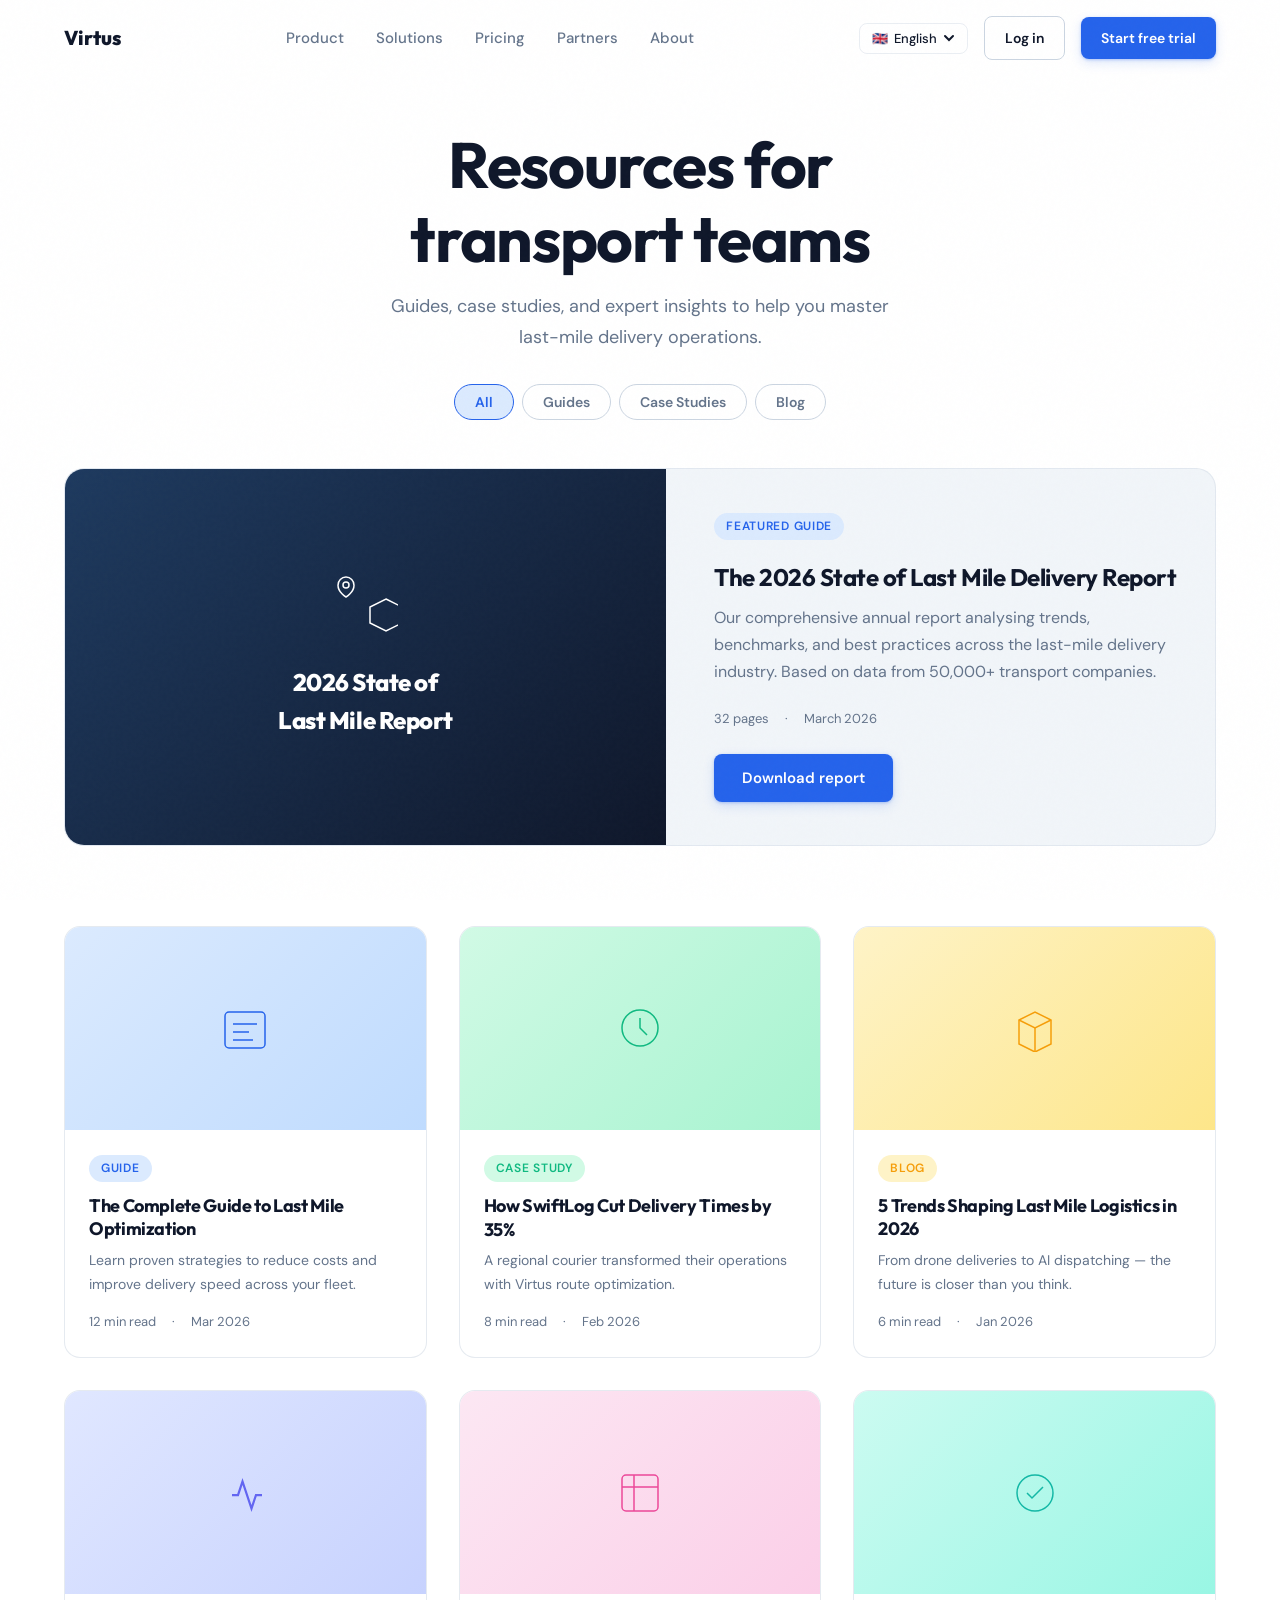
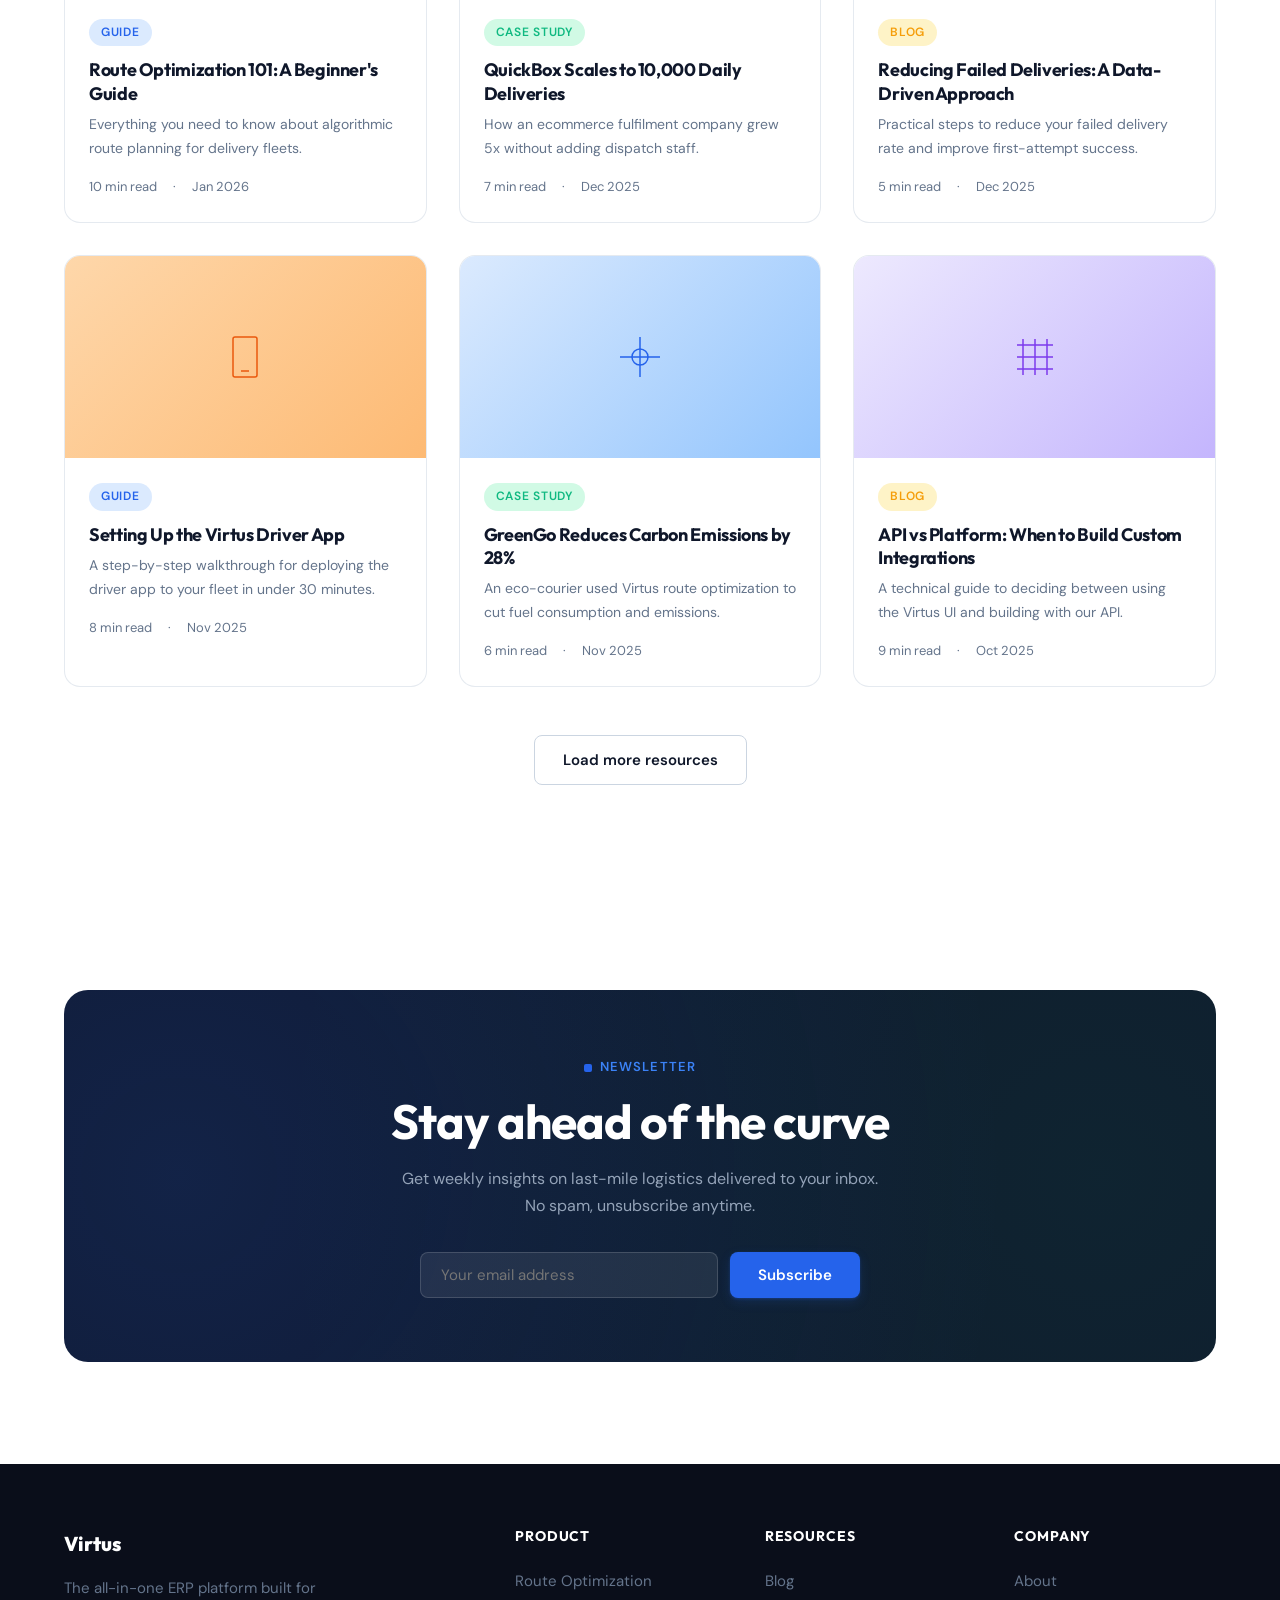
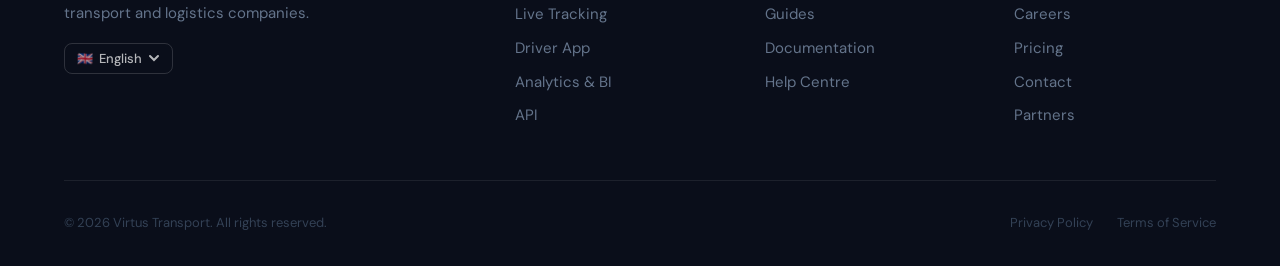
<file: resources.html>
<!DOCTYPE html>
<html lang="en">
<head>
  <meta charset="UTF-8">
  <meta name="viewport" content="width=device-width, initial-scale=1.0">
  <title>Resources — Virtus Transport</title>
  <meta name="description" content="Guides, case studies, and insights to help you optimise your last-mile delivery operations.">
  <link rel="preconnect" href="https://fonts.googleapis.com">
  <link rel="preconnect" href="https://fonts.gstatic.com" crossorigin>
  <link href="https://fonts.googleapis.com/css2?family=DM+Sans:ital,opsz,wght@0,9..40,400;0,9..40,500;0,9..40,600;0,9..40,700;1,9..40,400&family=Outfit:wght@400;500;600;700;800&family=JetBrains+Mono:wght@400;500&display=swap" rel="stylesheet">
  <link rel="stylesheet" href="assets/css/style.css">
</head>
<body>

  <!-- ===== NAVIGATION ===== -->
  <nav class="nav">
    <div class="container nav-inner">
      <a href="index.html" class="nav-logo">
        Virtus
      </a>
      <div class="nav-links">
        <a href="product.html" data-i18n="nav.product">Product</a>
        <a href="product.html#solutions" data-i18n="nav.solutions">Solutions</a>
        <a href="pricing.html" data-i18n="nav.pricing">Pricing</a>
        <a href="partners.html" data-i18n="nav.partners">Partners</a>
        <a href="about.html" data-i18n="nav.about">About</a>
      </div>
      <div class="nav-cta">
        <span id="lang-switch-nav"></span>
        <a href="login.html" class="btn btn-secondary" data-i18n="nav.login">Log in</a>
        <a href="signup.html" class="btn btn-primary" data-i18n="nav.trial">Start free trial</a>
      </div>
      <button class="nav-toggle" aria-label="Menu">
        <span></span><span></span><span></span>
      </button>
    </div>
  </nav>

  <!-- ===== HERO ===== -->
  <section style="padding-top: 8rem; padding-bottom: 3rem;">
    <div class="container" style="text-align: center;">
      <div class="reveal">
        <h1 style="max-width: 600px; margin: 0 auto 1rem;">Resources for<br>transport teams</h1>
        <p class="text-lg" style="max-width: 500px; margin: 0 auto 2rem;">
          Guides, case studies, and expert insights to help you master last-mile delivery operations.
        </p>
        <!-- Filter tabs -->
        <div style="display: flex; gap: 0.5rem; justify-content: center; flex-wrap: wrap;">
          <button class="filter-btn active" data-filter="all" style="padding: 0.5rem 1.25rem; border-radius: 2rem; border: 1.5px solid var(--vtx-blue); background: var(--vtx-blue-pale); color: var(--vtx-blue); font-family: var(--font-body); font-size: 0.875rem; font-weight: 600; cursor: pointer; transition: all 0.2s;">All</button>
          <button class="filter-btn" data-filter="guide" style="padding: 0.5rem 1.25rem; border-radius: 2rem; border: 1.5px solid var(--vtx-cloud); background: var(--vtx-white); color: var(--vtx-muted); font-family: var(--font-body); font-size: 0.875rem; font-weight: 600; cursor: pointer; transition: all 0.2s;">Guides</button>
          <button class="filter-btn" data-filter="case-study" style="padding: 0.5rem 1.25rem; border-radius: 2rem; border: 1.5px solid var(--vtx-cloud); background: var(--vtx-white); color: var(--vtx-muted); font-family: var(--font-body); font-size: 0.875rem; font-weight: 600; cursor: pointer; transition: all 0.2s;">Case Studies</button>
          <button class="filter-btn" data-filter="blog" style="padding: 0.5rem 1.25rem; border-radius: 2rem; border: 1.5px solid var(--vtx-cloud); background: var(--vtx-white); color: var(--vtx-muted); font-family: var(--font-body); font-size: 0.875rem; font-weight: 600; cursor: pointer; transition: all 0.2s;">Blog</button>
        </div>
      </div>
    </div>
  </section>

  <!-- ===== FEATURED POST ===== -->
  <section style="padding-bottom: 3rem;">
    <div class="container reveal">
      <div style="display: grid; grid-template-columns: 1.2fr 1fr; gap: 3rem; align-items: center; background: var(--vtx-snow); border-radius: 1.25rem; overflow: hidden; border: 1px solid rgba(203,213,225,0.4);">
        <div style="aspect-ratio: 16/10; background: linear-gradient(135deg, #1e3a5f 0%, #0f172a 100%); display: flex; align-items: center; justify-content: center; padding: 3rem;">
          <div style="text-align: center; color: white;">
            <svg width="64" height="64" fill="none" stroke="white" stroke-width="1.5" style="margin: 0 auto 1rem;">
              <path d="M12 22s-8-4.5-8-11.8A8 8 0 0 1 12 2a8 8 0 0 1 8 8.2c0 7.3-8 11.8-8 11.8z"/>
              <circle cx="12" cy="10" r="3"/>
              <path d="M32 8l16 8v16l-16 8-16-8V16l16-8z" transform="translate(20, 16)"/>
            </svg>
            <div style="font-family: var(--font-display); font-weight: 800; font-size: 1.5rem; letter-spacing: -0.02em;">2026 State of<br>Last Mile Report</div>
          </div>
        </div>
        <div style="padding: 2rem 2rem 2rem 0;">
          <span class="resource-tag">Featured Guide</span>
          <h3 style="font-size: 1.5rem; margin-bottom: 0.75rem; margin-top: 0.75rem;">The 2026 State of Last Mile Delivery Report</h3>
          <p style="margin-bottom: 1.5rem;">Our comprehensive annual report analysing trends, benchmarks, and best practices across the last-mile delivery industry. Based on data from 50,000+ transport companies.</p>
          <div class="resource-meta" style="margin-bottom: 1.5rem;">
            <span>32 pages</span>
            <span>&middot;</span>
            <span>March 2026</span>
          </div>
          <a href="resources.html" class="btn btn-primary">Download report</a>
        </div>
      </div>
    </div>
  </section>

  <!-- ===== RESOURCE GRID ===== -->
  <section class="section" style="padding-top: 2rem;">
    <div class="container">
      <div class="grid-3 reveal" id="resourceGrid">

        <!-- Guide 1 -->
        <div class="resource-card" data-category="guide">
          <div class="resource-thumb">
            <div class="resource-thumb-bg" style="background: linear-gradient(135deg, #dbeafe, #bfdbfe);">
              <svg width="48" height="48" fill="none" stroke="#2563eb" stroke-width="1.5"><path d="M12 20h24M12 28h16M12 36h20"/><rect x="4" y="8" width="40" height="36" rx="4"/></svg>
            </div>
          </div>
          <div class="resource-body">
            <span class="resource-tag">Guide</span>
            <h4>The Complete Guide to Last Mile Optimization</h4>
            <p>Learn proven strategies to reduce costs and improve delivery speed across your fleet.</p>
            <div class="resource-meta">
              <span>12 min read</span>
              <span>&middot;</span>
              <span>Mar 2026</span>
            </div>
          </div>
        </div>

        <!-- Case Study 1 -->
        <div class="resource-card" data-category="case-study">
          <div class="resource-thumb">
            <div class="resource-thumb-bg" style="background: linear-gradient(135deg, #d1fae5, #a7f3d0);">
              <svg width="48" height="48" fill="none" stroke="#10b981" stroke-width="1.5"><circle cx="24" cy="24" r="18"/><path d="M24 14v10l7 7"/></svg>
            </div>
          </div>
          <div class="resource-body">
            <span class="resource-tag" style="background: #d1fae5; color: var(--vtx-emerald);">Case Study</span>
            <h4>How SwiftLog Cut Delivery Times by 35%</h4>
            <p>A regional courier transformed their operations with Virtus route optimization.</p>
            <div class="resource-meta">
              <span>8 min read</span>
              <span>&middot;</span>
              <span>Feb 2026</span>
            </div>
          </div>
        </div>

        <!-- Blog 1 -->
        <div class="resource-card" data-category="blog">
          <div class="resource-thumb">
            <div class="resource-thumb-bg" style="background: linear-gradient(135deg, #fef3c7, #fde68a);">
              <svg width="48" height="48" fill="none" stroke="#f59e0b" stroke-width="1.5"><path d="M8 40V16l16-8 16 8v24l-16 8-16-8z"/><path d="M8 16l16 8 16-8"/><path d="M24 24v24"/></svg>
            </div>
          </div>
          <div class="resource-body">
            <span class="resource-tag" style="background: #fef3c7; color: var(--vtx-amber);">Blog</span>
            <h4>5 Trends Shaping Last Mile Logistics in 2026</h4>
            <p>From drone deliveries to AI dispatching — the future is closer than you think.</p>
            <div class="resource-meta">
              <span>6 min read</span>
              <span>&middot;</span>
              <span>Jan 2026</span>
            </div>
          </div>
        </div>

        <!-- Guide 2 -->
        <div class="resource-card" data-category="guide">
          <div class="resource-thumb">
            <div class="resource-thumb-bg" style="background: linear-gradient(135deg, #e0e7ff, #c7d2fe);">
              <svg width="48" height="48" fill="none" stroke="#6366f1" stroke-width="1.5"><path d="M22 12h-4l-3 9L9 3l-3 9H2" transform="translate(8, 8) scale(1.5)"/></svg>
            </div>
          </div>
          <div class="resource-body">
            <span class="resource-tag">Guide</span>
            <h4>Route Optimization 101: A Beginner's Guide</h4>
            <p>Everything you need to know about algorithmic route planning for delivery fleets.</p>
            <div class="resource-meta">
              <span>10 min read</span>
              <span>&middot;</span>
              <span>Jan 2026</span>
            </div>
          </div>
        </div>

        <!-- Case Study 2 -->
        <div class="resource-card" data-category="case-study">
          <div class="resource-thumb">
            <div class="resource-thumb-bg" style="background: linear-gradient(135deg, #fce7f3, #fbcfe8);">
              <svg width="48" height="48" fill="none" stroke="#ec4899" stroke-width="1.5"><rect x="6" y="6" width="36" height="36" rx="4"/><path d="M6 18h36M18 6v36"/></svg>
            </div>
          </div>
          <div class="resource-body">
            <span class="resource-tag" style="background: #d1fae5; color: var(--vtx-emerald);">Case Study</span>
            <h4>QuickBox Scales to 10,000 Daily Deliveries</h4>
            <p>How an ecommerce fulfilment company grew 5x without adding dispatch staff.</p>
            <div class="resource-meta">
              <span>7 min read</span>
              <span>&middot;</span>
              <span>Dec 2025</span>
            </div>
          </div>
        </div>

        <!-- Blog 2 -->
        <div class="resource-card" data-category="blog">
          <div class="resource-thumb">
            <div class="resource-thumb-bg" style="background: linear-gradient(135deg, #ccfbf1, #99f6e4);">
              <svg width="48" height="48" fill="none" stroke="#14b8a6" stroke-width="1.5"><circle cx="24" cy="24" r="18"/><path d="M16 24l5 5 11-11"/></svg>
            </div>
          </div>
          <div class="resource-body">
            <span class="resource-tag" style="background: #fef3c7; color: var(--vtx-amber);">Blog</span>
            <h4>Reducing Failed Deliveries: A Data-Driven Approach</h4>
            <p>Practical steps to reduce your failed delivery rate and improve first-attempt success.</p>
            <div class="resource-meta">
              <span>5 min read</span>
              <span>&middot;</span>
              <span>Dec 2025</span>
            </div>
          </div>
        </div>

        <!-- Guide 3 -->
        <div class="resource-card" data-category="guide">
          <div class="resource-thumb">
            <div class="resource-thumb-bg" style="background: linear-gradient(135deg, #fed7aa, #fdba74);">
              <svg width="48" height="48" fill="none" stroke="#ea580c" stroke-width="1.5"><path d="M14 4h20a2 2 0 0 1 2 2v36a2 2 0 0 1-2 2H14a2 2 0 0 1-2-2V6a2 2 0 0 1 2-2z"/><path d="M20 38h8"/></svg>
            </div>
          </div>
          <div class="resource-body">
            <span class="resource-tag">Guide</span>
            <h4>Setting Up the Virtus Driver App</h4>
            <p>A step-by-step walkthrough for deploying the driver app to your fleet in under 30 minutes.</p>
            <div class="resource-meta">
              <span>8 min read</span>
              <span>&middot;</span>
              <span>Nov 2025</span>
            </div>
          </div>
        </div>

        <!-- Case Study 3 -->
        <div class="resource-card" data-category="case-study">
          <div class="resource-thumb">
            <div class="resource-thumb-bg" style="background: linear-gradient(135deg, #dbeafe, #93c5fd);">
              <svg width="48" height="48" fill="none" stroke="#2563eb" stroke-width="1.5"><path d="M4 24h40M24 4v40"/><circle cx="24" cy="24" r="8"/></svg>
            </div>
          </div>
          <div class="resource-body">
            <span class="resource-tag" style="background: #d1fae5; color: var(--vtx-emerald);">Case Study</span>
            <h4>GreenGo Reduces Carbon Emissions by 28%</h4>
            <p>An eco-courier used Virtus route optimization to cut fuel consumption and emissions.</p>
            <div class="resource-meta">
              <span>6 min read</span>
              <span>&middot;</span>
              <span>Nov 2025</span>
            </div>
          </div>
        </div>

        <!-- Blog 3 -->
        <div class="resource-card" data-category="blog">
          <div class="resource-thumb">
            <div class="resource-thumb-bg" style="background: linear-gradient(135deg, #ede9fe, #c4b5fd);">
              <svg width="48" height="48" fill="none" stroke="#7c3aed" stroke-width="1.5"><path d="M12 6v36M24 6v36M36 6v36M6 12h36M6 24h36M6 36h36"/></svg>
            </div>
          </div>
          <div class="resource-body">
            <span class="resource-tag" style="background: #fef3c7; color: var(--vtx-amber);">Blog</span>
            <h4>API vs Platform: When to Build Custom Integrations</h4>
            <p>A technical guide to deciding between using the Virtus UI and building with our API.</p>
            <div class="resource-meta">
              <span>9 min read</span>
              <span>&middot;</span>
              <span>Oct 2025</span>
            </div>
          </div>
        </div>

      </div>

      <div style="text-align: center; margin-top: 3rem;" class="reveal">
        <a href="resources.html" class="btn btn-secondary">Load more resources</a>
      </div>
    </div>
  </section>

  <!-- ===== NEWSLETTER ===== -->
  <section class="section">
    <div class="container reveal">
      <div class="cta-banner">
        <span class="section-label" style="color: var(--vtx-blue-light);">Newsletter</span>
        <h2>Stay ahead of the curve</h2>
        <p>Get weekly insights on last-mile logistics delivered to your inbox. No spam, unsubscribe anytime.</p>
        <div style="display: flex; gap: 0.75rem; max-width: 440px; margin: 0 auto; flex-wrap: wrap;">
          <input type="email" placeholder="Your email address" style="flex: 1; min-width: 200px; padding: 0.75rem 1.25rem; border-radius: 0.5rem; border: 1.5px solid rgba(255,255,255,0.15); background: rgba(255,255,255,0.08); color: white; font-family: var(--font-body); font-size: 0.9375rem; outline: none; transition: border-color 0.2s;" onfocus="this.style.borderColor='var(--vtx-blue)'" onblur="this.style.borderColor='rgba(255,255,255,0.15)'">
          <button class="btn btn-primary">Subscribe</button>
        </div>
      </div>
    </div>
  </section>

  <!-- ===== FOOTER ===== -->
  <footer class="footer">
    <div class="container">
      <div class="footer-grid">
        <div class="footer-brand">
          <a href="index.html" class="nav-logo" style="color: var(--vtx-white);">
            Virtus
          </a>
          <p data-i18n="footer.tagline">The complete last-mile delivery management platform for modern transport companies.</p>
          <div style="margin-top: 1rem;" id="lang-switch-footer"></div>
        </div>
        <div class="footer-col">
          <h5 data-i18n="footer.product">Product</h5>
          <a href="product.html">Route Optimization</a>
          <a href="product.html">Live Tracking</a>
          <a href="product.html">Driver App</a>
          <a href="product.html" data-i18n="solution.analytics">Analytics</a>
          <a href="product.html">API</a>
        </div>
        <div class="footer-col">
          <h5 data-i18n="footer.resources">Resources</h5>
          <a href="resources.html" data-i18n="footer.blog">Blog</a>
          <a href="resources.html" data-i18n="footer.guides">Guides</a>
          <a href="docs.html" data-i18n="footer.docs">Documentation</a>
          <a href="help.html" data-i18n="footer.help">Help Centre</a>
        </div>
        <div class="footer-col">
          <h5 data-i18n="footer.company">Company</h5>
          <a href="about.html" data-i18n="footer.about">About</a>
          <a href="careers.html" data-i18n="footer.careers">Careers</a>
          <a href="pricing.html" data-i18n="footer.pricing">Pricing</a>
          <a href="contact.html" data-i18n="footer.contact">Contact</a>
          <a href="partners.html" data-i18n="footer.partners">Partners</a>
        </div>
      </div>
      <div class="footer-bottom">
        <span data-i18n="footer.copyright">&copy; 2026 Virtus Transport. All rights reserved.</span>
        <div class="footer-bottom-links">
          <a href="privacy.html" data-i18n="footer.privacy">Privacy Policy</a>
          <a href="terms.html" data-i18n="footer.terms">Terms of Service</a>
        </div>
      </div>
    </div>
  </footer>

  <script src="assets/js/i18n.js"></script>
  <script src="assets/js/main.js"></script>
  <script>
    // Resource filter
    document.querySelectorAll('.filter-btn').forEach(btn => {
      btn.addEventListener('click', () => {
        // Update active state
        document.querySelectorAll('.filter-btn').forEach(b => {
          b.style.background = 'var(--vtx-white)';
          b.style.color = 'var(--vtx-muted)';
          b.style.borderColor = 'var(--vtx-cloud)';
        });
        btn.style.background = 'var(--vtx-blue-pale)';
        btn.style.color = 'var(--vtx-blue)';
        btn.style.borderColor = 'var(--vtx-blue)';

        const filter = btn.dataset.filter;
        document.querySelectorAll('.resource-card').forEach(card => {
          if (filter === 'all' || card.dataset.category === filter) {
            card.style.display = '';
          } else {
            card.style.display = 'none';
          }
        });
      });
    });
  </script>
</body>
</html>
</file>
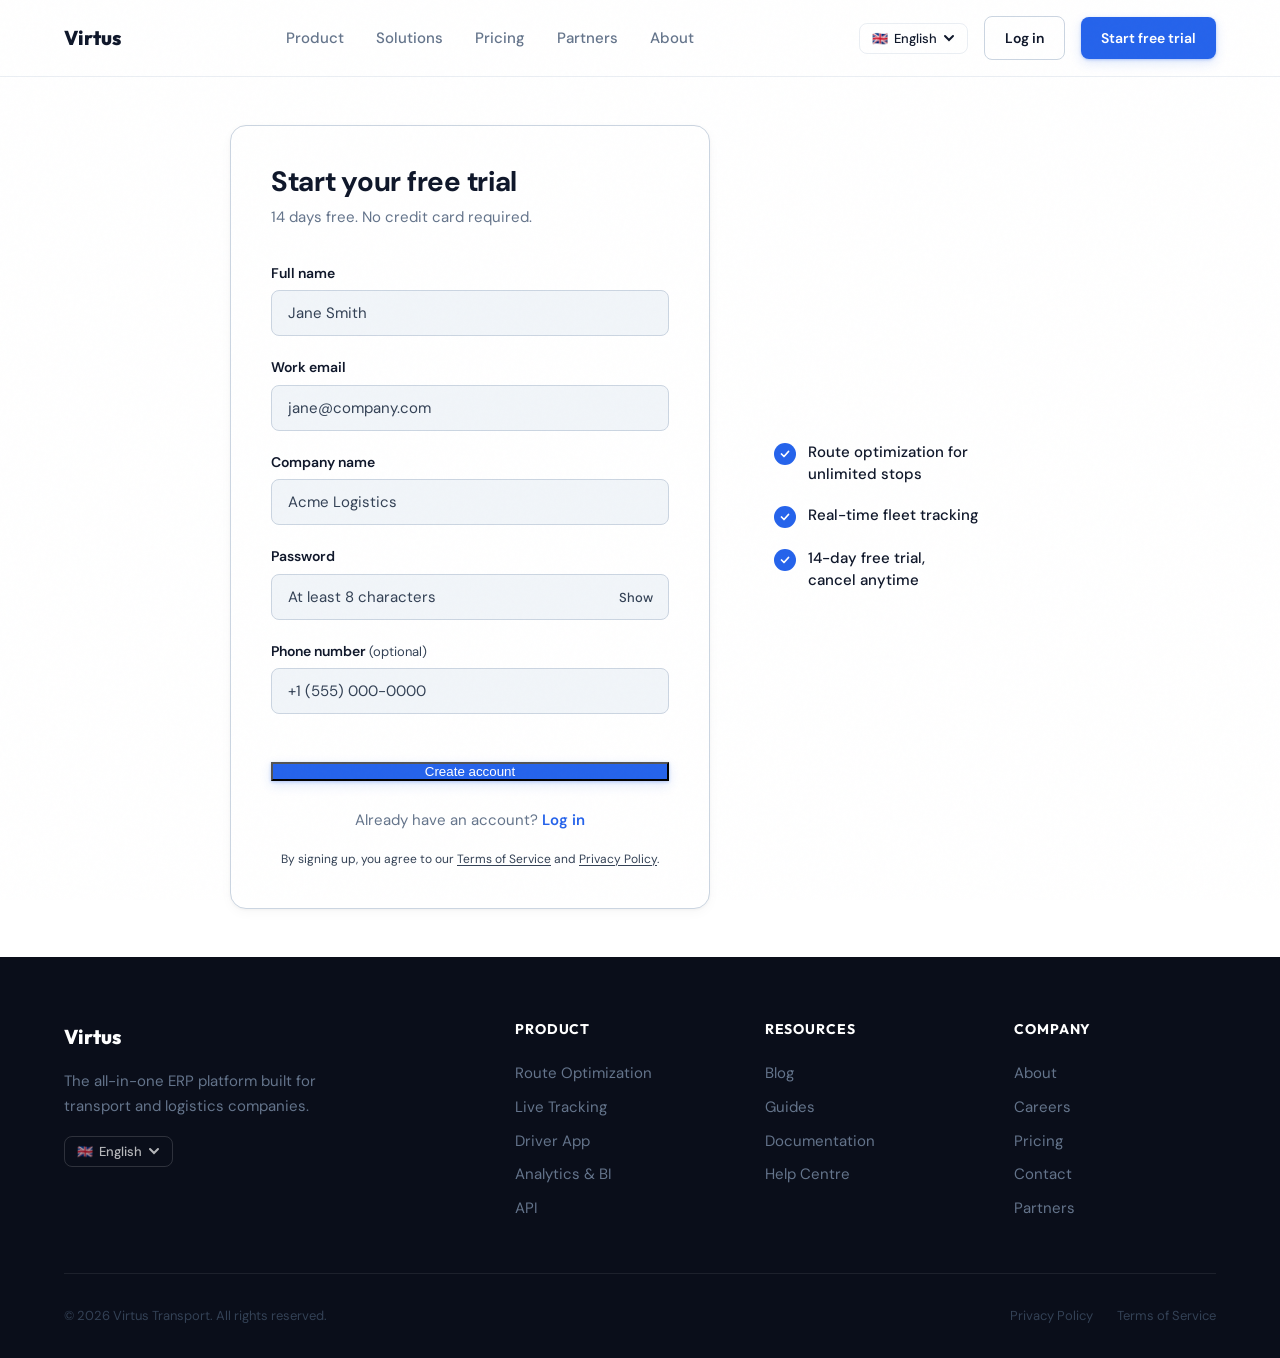
<file: signup.html>
<!DOCTYPE html>
<html lang="en">
<head>
  <meta charset="UTF-8">
  <meta name="viewport" content="width=device-width, initial-scale=1.0">
  <title>Start Free Trial — Virtus Transport</title>
  <link rel="preconnect" href="https://fonts.googleapis.com">
  <link rel="preconnect" href="https://fonts.gstatic.com" crossorigin>
  <link href="https://fonts.googleapis.com/css2?family=DM+Sans:ital,opsz,wght@0,9..40,400;0,9..40,500;0,9..40,600;0,9..40,700;1,9..40,400&family=Outfit:wght@400;500;600;700;800&family=JetBrains+Mono:wght@400;500&display=swap" rel="stylesheet">
  <link rel="stylesheet" href="assets/css/style.css">
  <style>
    .signup-wrapper {
      min-height: calc(100vh - 130px);
      display: flex;
      align-items: center;
      justify-content: center;
      padding: 3rem 1.5rem;
    }

    .signup-container {
      display: flex;
      gap: 4rem;
      align-items: center;
      max-width: 820px;
      width: 100%;
    }

    .signup-card {
      background: #fff;
      border: 1.5px solid var(--vtx-cloud);
      border-radius: 1rem;
      padding: 2.5rem;
      max-width: 480px;
      width: 100%;
      box-shadow: 0 1px 3px rgba(0,0,0,0.04), 0 4px 12px rgba(0,0,0,0.03);
    }

    .signup-card h1 {
      font-family: var(--font-heading);
      font-size: 1.75rem;
      font-weight: 700;
      color: var(--vtx-navy);
      margin: 0 0 0.375rem 0;
      letter-spacing: -0.01em;
    }

    .signup-card .subtitle {
      font-size: 0.9375rem;
      color: var(--vtx-muted);
      margin: 0 0 2rem 0;
    }

    .form-group {
      margin-bottom: 1.25rem;
    }

    .form-label {
      font-size: 0.875rem;
      font-weight: 600;
      color: var(--vtx-navy);
      margin-bottom: 0.375rem;
      display: block;
    }

    .form-label .optional-tag {
      font-weight: 400;
      color: var(--vtx-steel);
      font-size: 0.8125rem;
    }

    .form-input {
      background: var(--vtx-snow);
      border: 1.5px solid var(--vtx-cloud);
      border-radius: 0.5rem;
      padding: 0.75rem 1rem;
      font-family: var(--font-body);
      font-size: 0.9375rem;
      width: 100%;
      transition: border-color 0.2s;
      outline: none;
      color: var(--vtx-navy);
      box-sizing: border-box;
    }

    .form-input::placeholder {
      color: var(--vtx-steel);
    }

    .form-input:focus {
      border-color: var(--vtx-blue);
    }

    .password-wrapper {
      position: relative;
    }

    .password-wrapper .form-input {
      padding-right: 3.25rem;
    }

    .password-toggle {
      position: absolute;
      right: 0.75rem;
      top: 50%;
      transform: translateY(-50%);
      background: none;
      border: none;
      cursor: pointer;
      color: var(--vtx-steel);
      font-size: 0.8125rem;
      font-family: var(--font-body);
      font-weight: 500;
      padding: 0.25rem;
      transition: color 0.2s;
    }

    .password-toggle:hover {
      color: var(--vtx-navy);
    }

    .signup-submit {
      margin-top: 1.75rem;
      width: 100%;
    }

    .signup-footer-text {
      text-align: center;
      margin-top: 1.5rem;
      font-size: 0.9375rem;
      color: var(--vtx-muted);
    }

    .signup-footer-text a {
      color: var(--vtx-blue);
      font-weight: 600;
      text-decoration: none;
    }

    .signup-footer-text a:hover {
      text-decoration: underline;
    }

    .signup-legal {
      text-align: center;
      margin-top: 1rem;
      font-size: 0.75rem;
      color: var(--vtx-steel);
      line-height: 1.5;
    }

    .signup-legal a {
      color: var(--vtx-steel);
      text-decoration: underline;
      text-underline-offset: 2px;
    }

    .signup-legal a:hover {
      color: var(--vtx-navy);
    }

    .signup-benefits {
      display: flex;
      flex-direction: column;
      gap: 1.25rem;
      flex-shrink: 0;
    }

    .benefit-item {
      display: flex;
      align-items: flex-start;
      gap: 0.75rem;
    }

    .benefit-check {
      width: 22px;
      height: 22px;
      min-width: 22px;
      border-radius: 50%;
      background: var(--vtx-blue);
      display: flex;
      align-items: center;
      justify-content: center;
      margin-top: 1px;
    }

    .benefit-check svg {
      width: 12px;
      height: 12px;
    }

    .benefit-text {
      font-size: 0.9375rem;
      color: var(--vtx-navy);
      font-weight: 500;
      line-height: 1.45;
    }

    @media (max-width: 768px) {
      .signup-container {
        flex-direction: column;
        gap: 2.5rem;
      }

      .signup-benefits {
        flex-direction: row;
        flex-wrap: wrap;
        gap: 1rem;
        justify-content: center;
      }

      .benefit-item {
        flex: 0 1 auto;
      }

      .signup-card {
        padding: 2rem 1.5rem;
      }
    }
  </style>
</head>
<body>

  <!-- Nav -->
  <nav class="nav" style="position: relative; background: white; border-bottom: 1px solid rgba(203,213,225,0.4);">
    <div class="container nav-inner">
      <a href="index.html" class="nav-logo">Virtus</a>
      <div class="nav-links">
      <a href="product.html" data-i18n="nav.product">Product</a>
      <a href="product.html#solutions" data-i18n="nav.solutions">Solutions</a>
      <a href="pricing.html" data-i18n="nav.pricing">Pricing</a>
      <a href="partners.html" data-i18n="nav.partners">Partners</a>
      <a href="about.html" data-i18n="nav.about">About</a>
    </div>
<div class="nav-cta">
  <span id="lang-switch-nav"></span>
  <a href="login.html" class="btn btn-secondary" data-i18n="nav.login">Log in</a>
  <a href="signup.html" class="btn btn-primary" data-i18n="nav.trial">Start free trial</a>
</div>
      <button class="nav-toggle" aria-label="Menu"><span></span><span></span><span></span></button>
    </div>
  </nav>

  <!-- Signup Content -->
  <div class="signup-wrapper">
    <div class="signup-container">

      <!-- Form Card -->
      <div class="signup-card">
        <h1>Start your free trial</h1>
        <p class="subtitle">14 days free. No credit card required.</p>

        <form action="#" method="POST" autocomplete="off">

          <div class="form-group">
            <label class="form-label" for="full-name">Full name</label>
            <input class="form-input" type="text" id="full-name" name="full_name" placeholder="Jane Smith" required>
          </div>

          <div class="form-group">
            <label class="form-label" for="work-email">Work email</label>
            <input class="form-input" type="email" id="work-email" name="work_email" placeholder="jane@company.com" required>
          </div>

          <div class="form-group">
            <label class="form-label" for="company-name">Company name</label>
            <input class="form-input" type="text" id="company-name" name="company_name" placeholder="Acme Logistics" required>
          </div>

          <div class="form-group">
            <label class="form-label" for="password">Password</label>
            <div class="password-wrapper">
              <input class="form-input" type="password" id="password" name="password" placeholder="At least 8 characters" required minlength="8">
              <button type="button" class="password-toggle" onclick="togglePassword()" id="pw-toggle">Show</button>
            </div>
          </div>

          <div class="form-group">
            <label class="form-label" for="phone">Phone number <span class="optional-tag">(optional)</span></label>
            <input class="form-input" type="tel" id="phone" name="phone" placeholder="+1 (555) 000-0000">
          </div>

          <button type="submit" class="btn-primary signup-submit">Create account</button>

        </form>

        <p class="signup-footer-text">Already have an account? <a href="login.html">Log in</a></p>
        <p class="signup-legal">By signing up, you agree to our <a href="terms.html">Terms of Service</a> and <a href="privacy.html">Privacy Policy</a>.</p>
      </div>

      <!-- Benefits -->
      <div class="signup-benefits">

        <div class="benefit-item">
          <div class="benefit-check">
            <svg viewBox="0 0 12 12" fill="none" xmlns="http://www.w3.org/2000/svg">
              <path d="M2.5 6L5 8.5L9.5 3.5" stroke="#fff" stroke-width="1.75" stroke-linecap="round" stroke-linejoin="round"/>
            </svg>
          </div>
          <span class="benefit-text">Route optimization for<br>unlimited stops</span>
        </div>

        <div class="benefit-item">
          <div class="benefit-check">
            <svg viewBox="0 0 12 12" fill="none" xmlns="http://www.w3.org/2000/svg">
              <path d="M2.5 6L5 8.5L9.5 3.5" stroke="#fff" stroke-width="1.75" stroke-linecap="round" stroke-linejoin="round"/>
            </svg>
          </div>
          <span class="benefit-text">Real-time fleet tracking</span>
        </div>

        <div class="benefit-item">
          <div class="benefit-check">
            <svg viewBox="0 0 12 12" fill="none" xmlns="http://www.w3.org/2000/svg">
              <path d="M2.5 6L5 8.5L9.5 3.5" stroke="#fff" stroke-width="1.75" stroke-linecap="round" stroke-linejoin="round"/>
            </svg>
          </div>
          <span class="benefit-text">14-day free trial,<br>cancel anytime</span>
        </div>

      </div>

    </div>
  </div>

  <footer class="footer">
    <div class="container">
      <div class="footer-grid">
        <div class="footer-brand">
          <a href="index.html" class="nav-logo" style="color: var(--vtx-white);">
            Virtus
          </a>
          <p data-i18n="footer.tagline">The complete last-mile delivery management platform for modern transport companies.</p>
          <div style="margin-top: 1rem;" id="lang-switch-footer"></div>
        </div>
        <div class="footer-col">
          <h5 data-i18n="footer.product">Product</h5>
          <a href="product.html">Route Optimization</a>
          <a href="product.html">Live Tracking</a>
          <a href="product.html">Driver App</a>
          <a href="product.html" data-i18n="solution.analytics">Analytics</a>
          <a href="product.html">API</a>
        </div>
        <div class="footer-col">
          <h5 data-i18n="footer.resources">Resources</h5>
          <a href="resources.html" data-i18n="footer.blog">Blog</a>
          <a href="resources.html" data-i18n="footer.guides">Guides</a>
          <a href="docs.html" data-i18n="footer.docs">Documentation</a>
          <a href="help.html" data-i18n="footer.help">Help Centre</a>
        </div>
        <div class="footer-col">
          <h5 data-i18n="footer.company">Company</h5>
          <a href="about.html" data-i18n="footer.about">About</a>
          <a href="careers.html" data-i18n="footer.careers">Careers</a>
          <a href="pricing.html" data-i18n="footer.pricing">Pricing</a>
          <a href="contact.html" data-i18n="footer.contact">Contact</a>
          <a href="partners.html" data-i18n="footer.partners">Partners</a>
        </div>
      </div>
      <div class="footer-bottom">
        <span data-i18n="footer.copyright">&copy; 2026 Virtus Transport. All rights reserved.</span>
        <div class="footer-bottom-links">
          <a href="privacy.html" data-i18n="footer.privacy">Privacy Policy</a>
          <a href="terms.html" data-i18n="footer.terms">Terms of Service</a>
        </div>
      </div>
    </div>
  </footer>

  <!-- Password toggle script -->
  <script>
    function togglePassword() {
      const input = document.getElementById('password');
      const toggle = document.getElementById('pw-toggle');
      if (input.type === 'password') {
        input.type = 'text';
        toggle.textContent = 'Hide';
      } else {
        input.type = 'password';
        toggle.textContent = 'Show';
      }
    }
  </script>
  <script src="assets/js/i18n.js"></script>
  <script src="assets/js/main.js"></script>

</body>
</html>
</file>
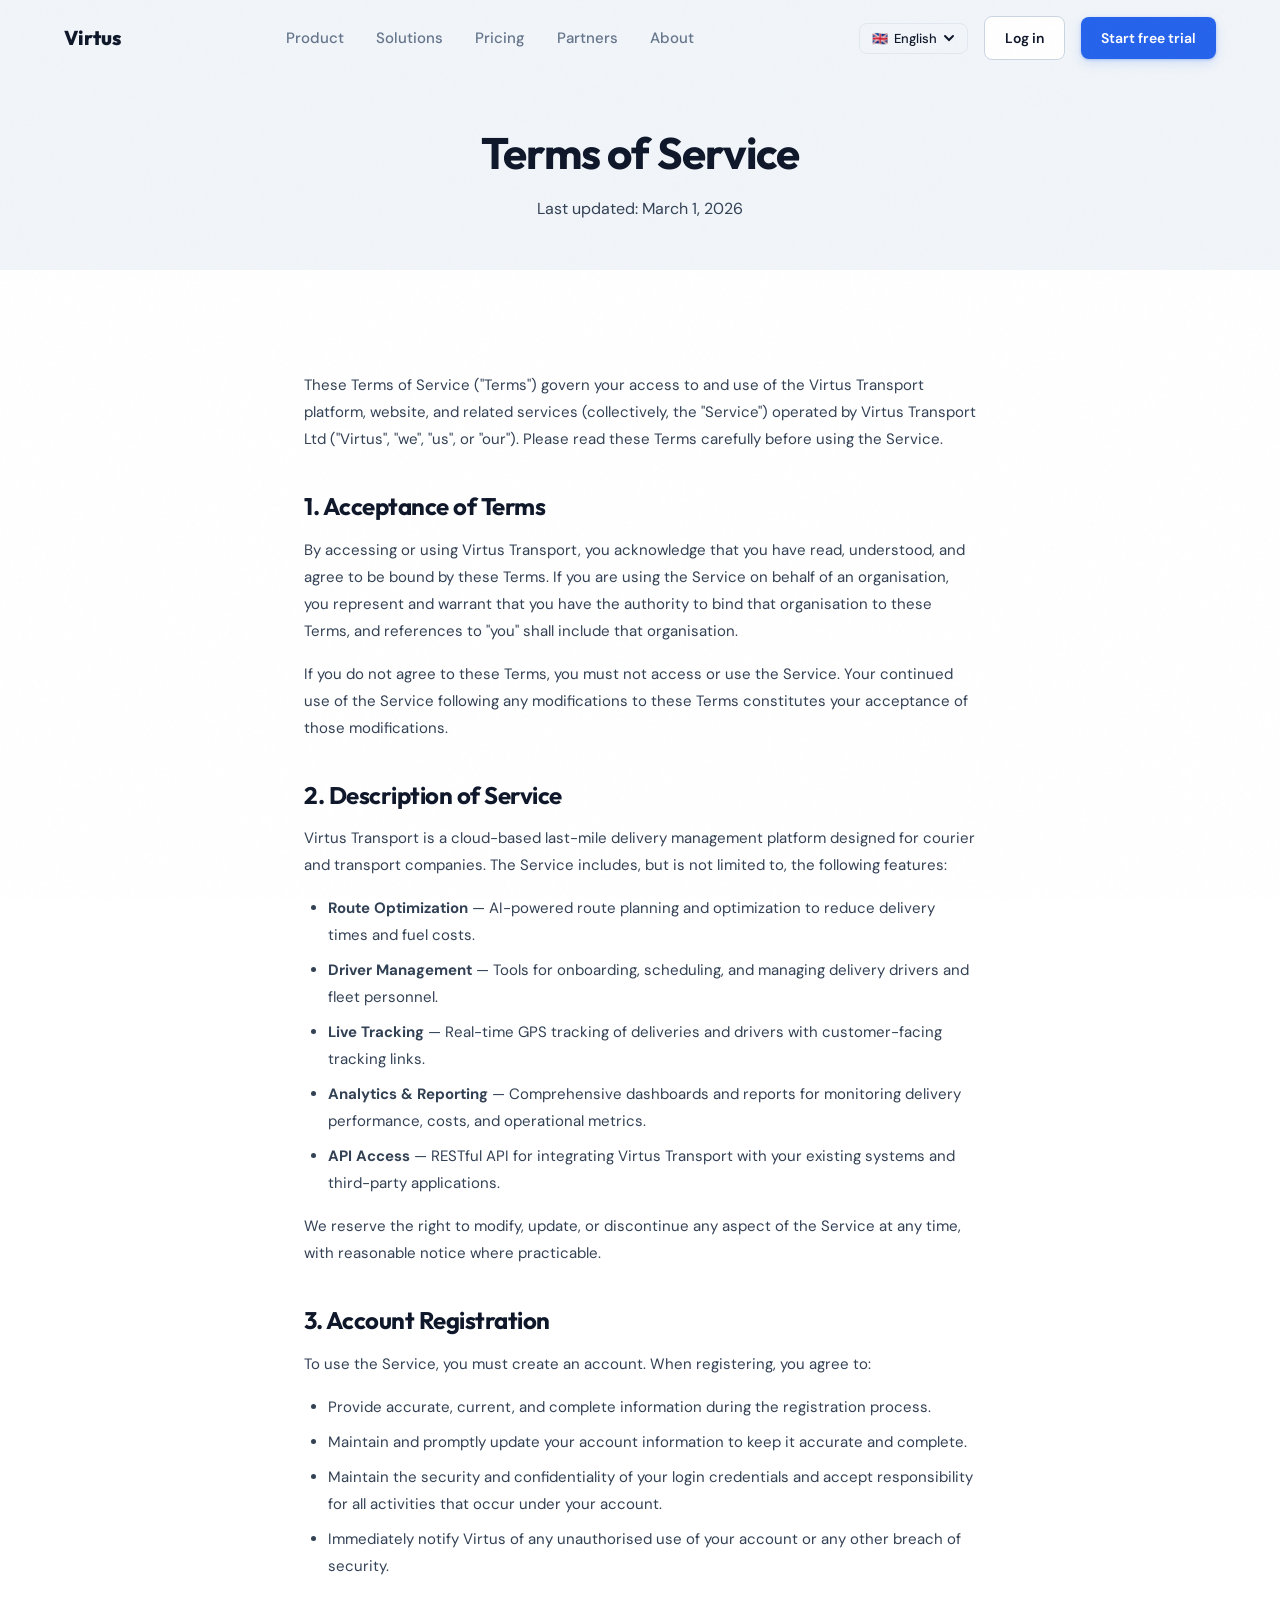
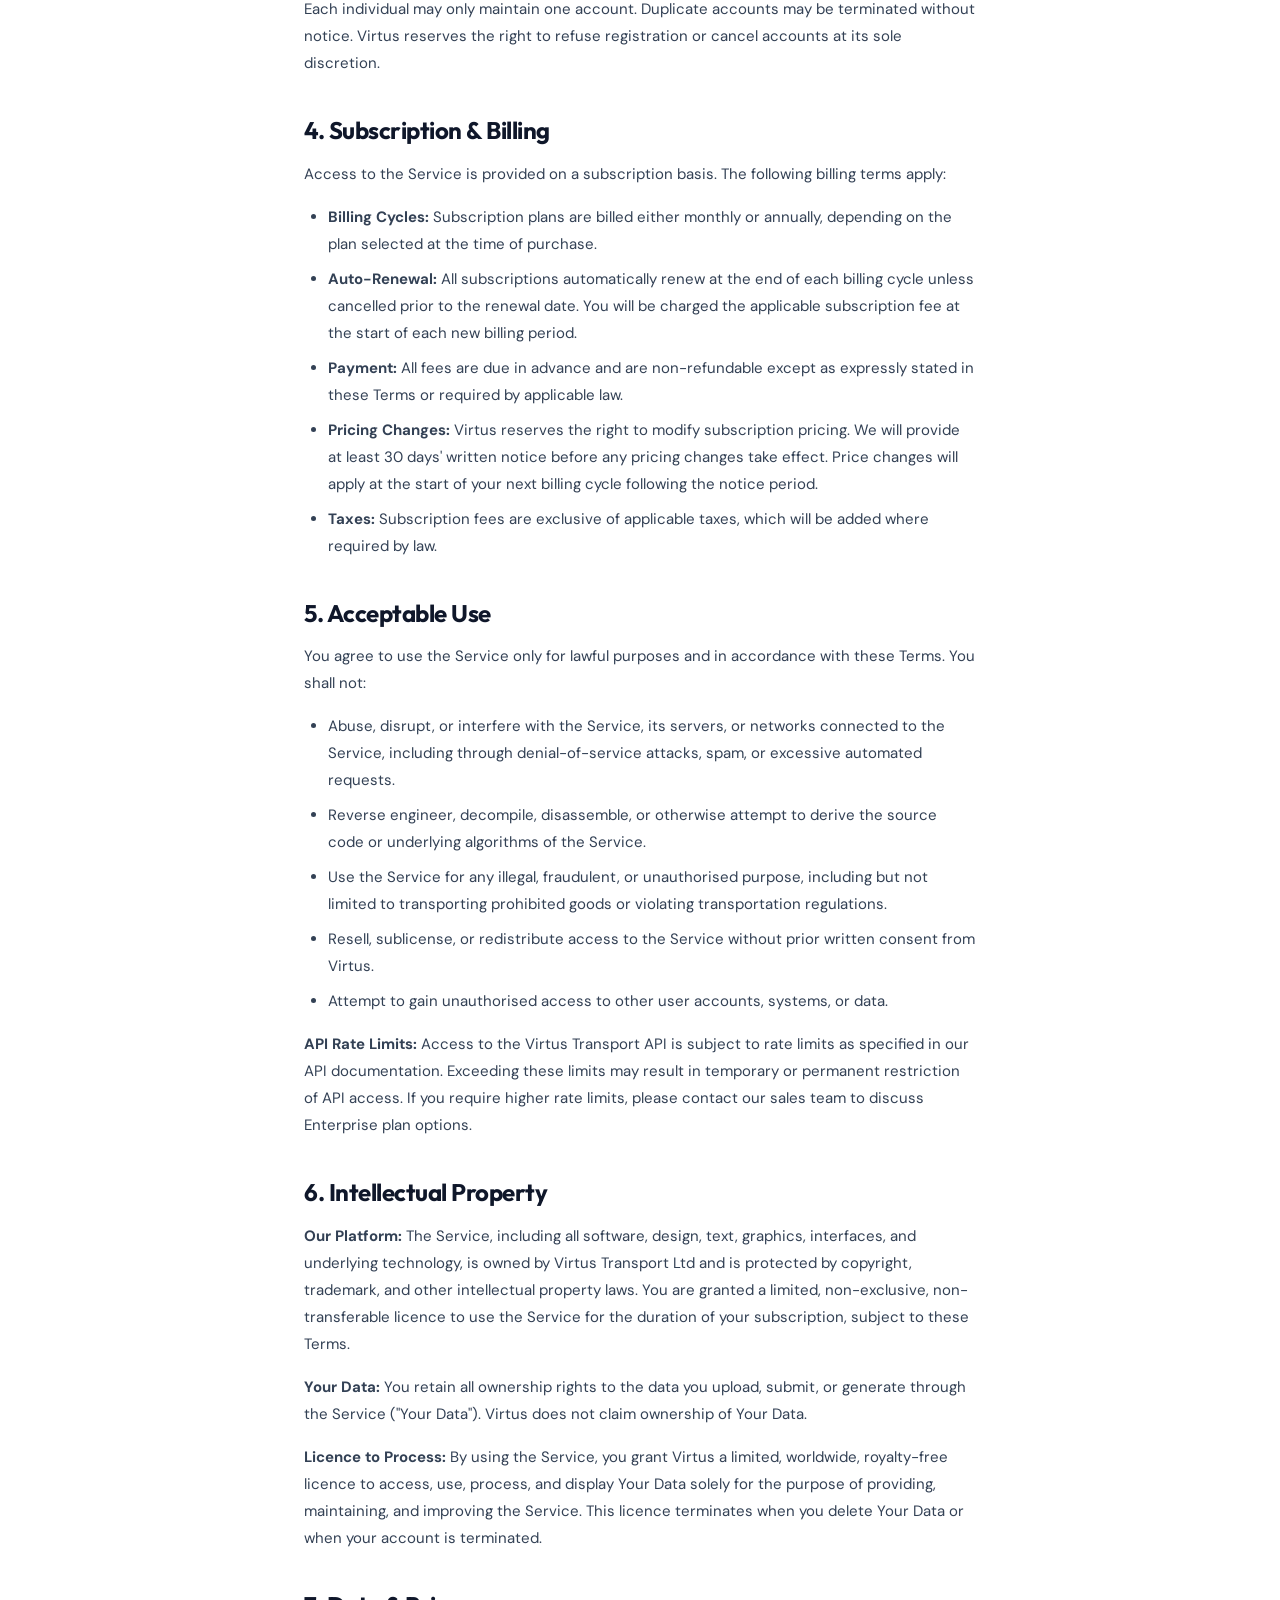
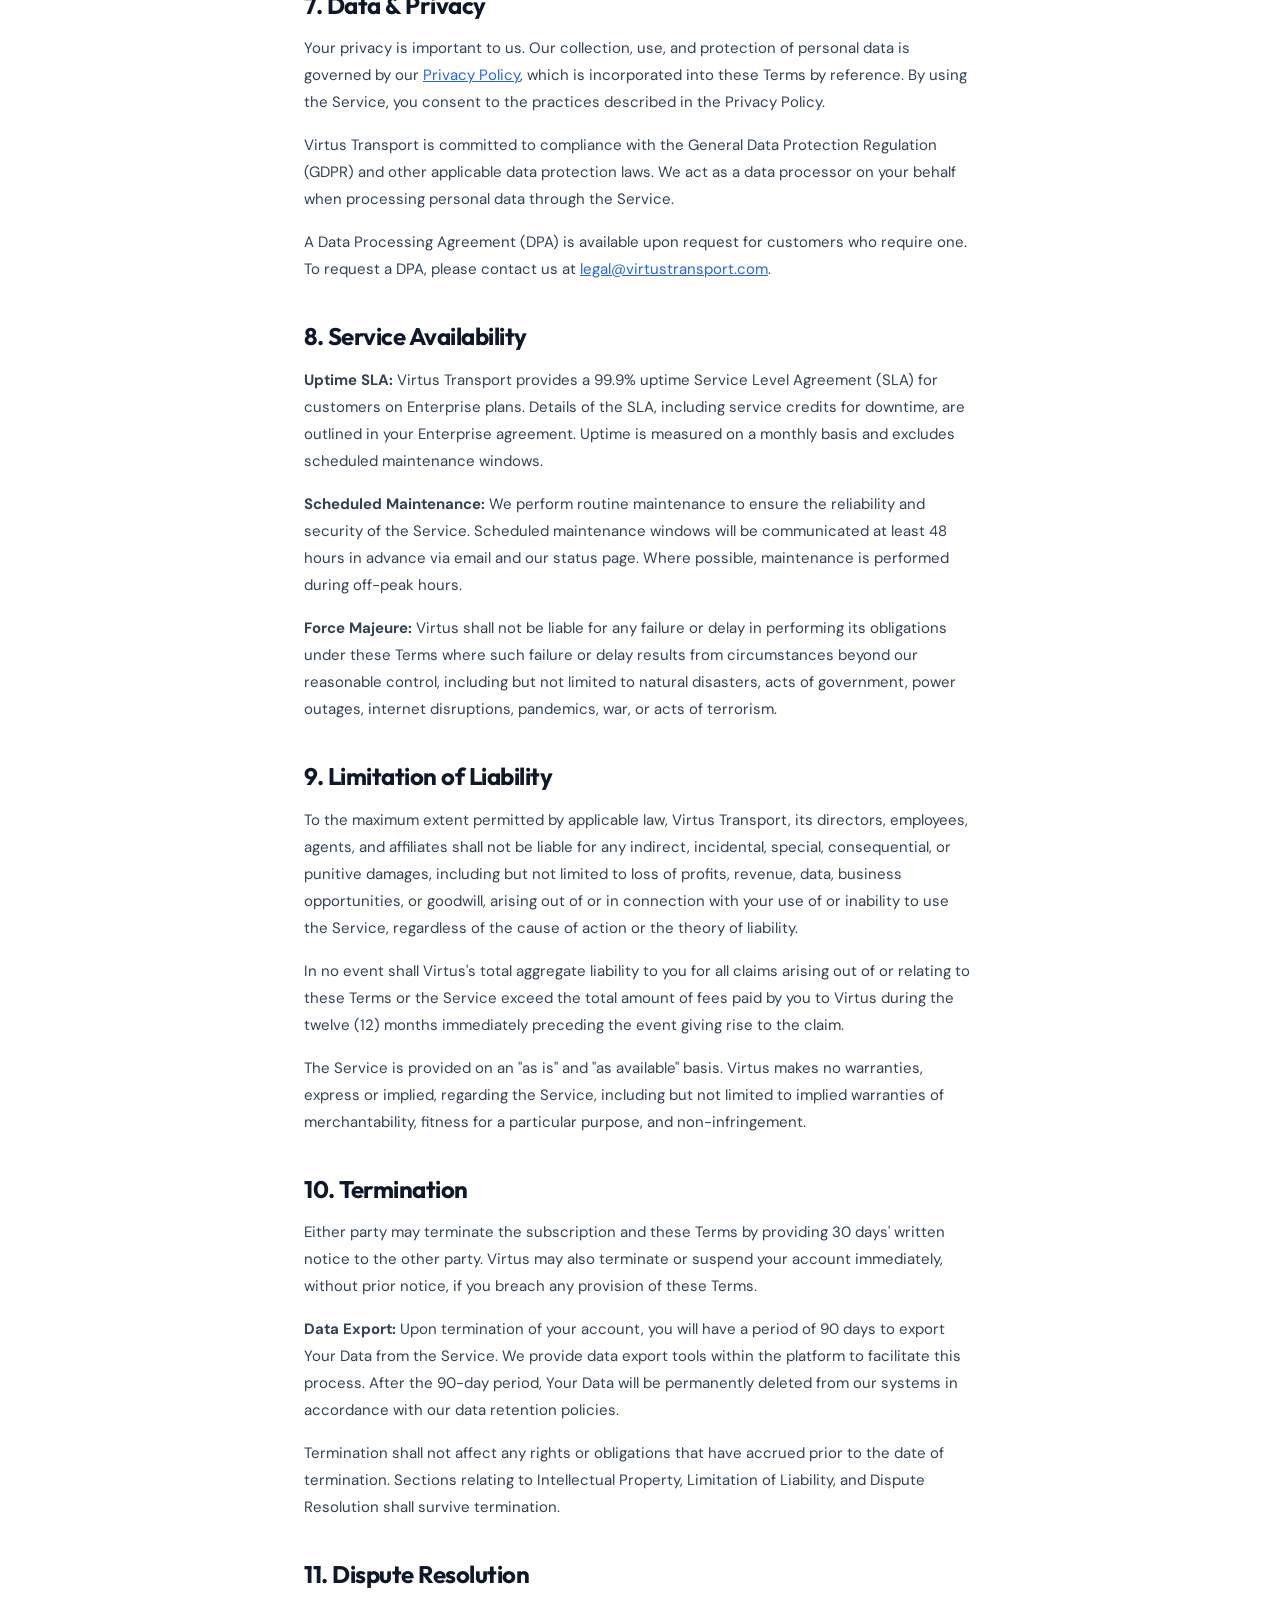
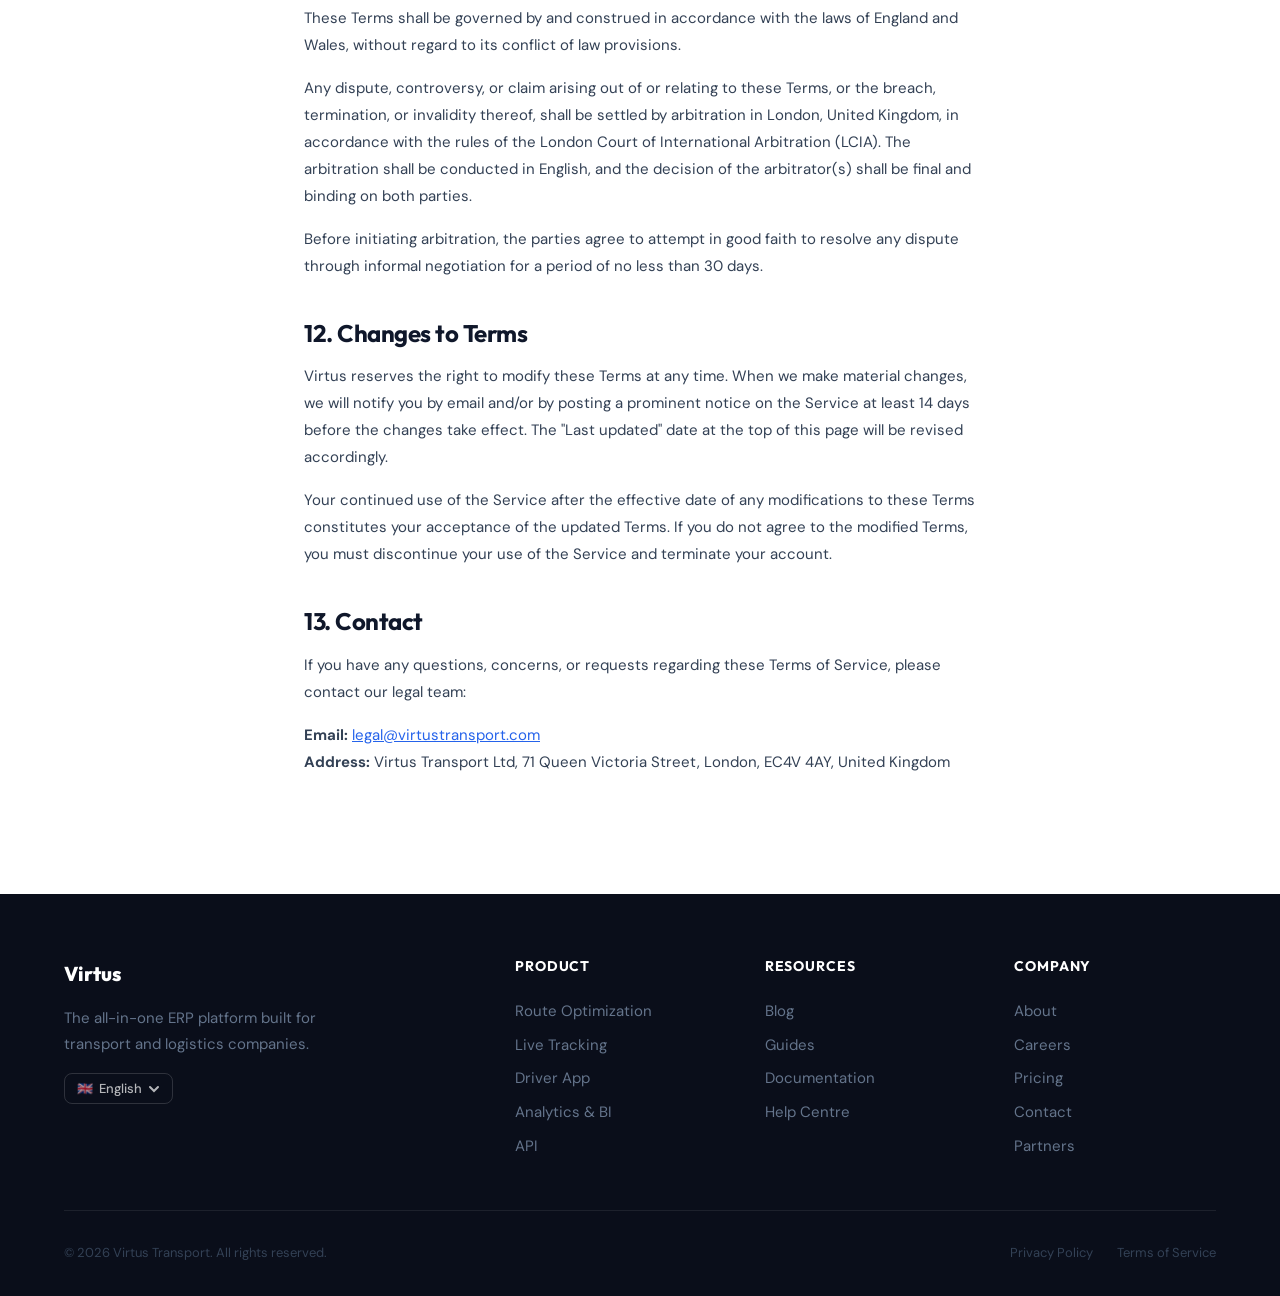
<file: terms.html>
<!DOCTYPE html>
<html lang="en">
<head>
  <meta charset="UTF-8">
  <meta name="viewport" content="width=device-width, initial-scale=1.0">
  <title>Terms of Service — Virtus Transport</title>
  <link rel="preconnect" href="https://fonts.googleapis.com">
  <link rel="preconnect" href="https://fonts.gstatic.com" crossorigin>
  <link href="https://fonts.googleapis.com/css2?family=DM+Sans:ital,opsz,wght@0,9..40,400;0,9..40,500;0,9..40,600;0,9..40,700;1,9..40,400&family=Outfit:wght@400;500;600;700;800&family=JetBrains+Mono:wght@400;500&display=swap" rel="stylesheet">
  <link rel="stylesheet" href="assets/css/style.css">
</head>
<body>

<nav class="nav">
  <div class="container nav-inner">
    <a href="index.html" class="nav-logo">Virtus</a>
    <div class="nav-links">
      <a href="product.html" data-i18n="nav.product">Product</a>
      <a href="product.html#solutions" data-i18n="nav.solutions">Solutions</a>
      <a href="pricing.html" data-i18n="nav.pricing">Pricing</a>
      <a href="partners.html" data-i18n="nav.partners">Partners</a>
      <a href="about.html" data-i18n="nav.about">About</a>
    </div>
    <div class="nav-cta">
      <span id="lang-switch-nav"></span>
      <a href="login.html" class="btn btn-secondary" data-i18n="nav.login">Log in</a>
      <a href="signup.html" class="btn btn-primary" data-i18n="nav.trial">Start free trial</a>
    </div>
    <button class="nav-toggle" aria-label="Menu"><span></span><span></span><span></span></button>
  </div>
</nav>

<!-- Hero -->
<section class="section" style="padding-top: 8rem; padding-bottom: 3rem; background: var(--vtx-snow);">
  <div class="container" style="max-width: 720px; margin: 0 auto; text-align: center;">
    <h1 style="font-family: var(--font-display); color: var(--vtx-navy); font-size: 2.75rem; font-weight: 700; margin-bottom: 1rem;">Terms of Service</h1>
    <p style="font-size: 1rem; color: var(--vtx-steel);">Last updated: March 1, 2026</p>
  </div>
</section>

<!-- Terms Content -->
<section class="section">
  <div class="container reveal" style="max-width: 720px; margin: 0 auto;">

    <p style="font-size: 0.9375rem; line-height: 1.8; color: var(--vtx-steel); margin-bottom: 1rem;">
      These Terms of Service ("Terms") govern your access to and use of the Virtus Transport platform, website, and related services (collectively, the "Service") operated by Virtus Transport Ltd ("Virtus", "we", "us", or "our"). Please read these Terms carefully before using the Service.
    </p>

    <!-- 1. Acceptance of Terms -->
    <h3 style="font-family: var(--font-display); margin: 2.5rem 0 1rem; color: var(--vtx-navy);">1. Acceptance of Terms</h3>
    <p style="font-size: 0.9375rem; line-height: 1.8; color: var(--vtx-steel); margin-bottom: 1rem;">
      By accessing or using Virtus Transport, you acknowledge that you have read, understood, and agree to be bound by these Terms. If you are using the Service on behalf of an organisation, you represent and warrant that you have the authority to bind that organisation to these Terms, and references to "you" shall include that organisation.
    </p>
    <p style="font-size: 0.9375rem; line-height: 1.8; color: var(--vtx-steel); margin-bottom: 1rem;">
      If you do not agree to these Terms, you must not access or use the Service. Your continued use of the Service following any modifications to these Terms constitutes your acceptance of those modifications.
    </p>

    <!-- 2. Description of Service -->
    <h3 style="font-family: var(--font-display); margin: 2.5rem 0 1rem; color: var(--vtx-navy);">2. Description of Service</h3>
    <p style="font-size: 0.9375rem; line-height: 1.8; color: var(--vtx-steel); margin-bottom: 1rem;">
      Virtus Transport is a cloud-based last-mile delivery management platform designed for courier and transport companies. The Service includes, but is not limited to, the following features:
    </p>
    <ul style="font-size: 0.9375rem; line-height: 1.8; color: var(--vtx-steel); margin-bottom: 1rem; padding-left: 1.5rem; list-style-type: disc;">
      <li style="margin-bottom: 0.5rem;"><strong>Route Optimization</strong> — AI-powered route planning and optimization to reduce delivery times and fuel costs.</li>
      <li style="margin-bottom: 0.5rem;"><strong>Driver Management</strong> — Tools for onboarding, scheduling, and managing delivery drivers and fleet personnel.</li>
      <li style="margin-bottom: 0.5rem;"><strong>Live Tracking</strong> — Real-time GPS tracking of deliveries and drivers with customer-facing tracking links.</li>
      <li style="margin-bottom: 0.5rem;"><strong>Analytics &amp; Reporting</strong> — Comprehensive dashboards and reports for monitoring delivery performance, costs, and operational metrics.</li>
      <li style="margin-bottom: 0.5rem;"><strong>API Access</strong> — RESTful API for integrating Virtus Transport with your existing systems and third-party applications.</li>
    </ul>
    <p style="font-size: 0.9375rem; line-height: 1.8; color: var(--vtx-steel); margin-bottom: 1rem;">
      We reserve the right to modify, update, or discontinue any aspect of the Service at any time, with reasonable notice where practicable.
    </p>

    <!-- 3. Account Registration -->
    <h3 style="font-family: var(--font-display); margin: 2.5rem 0 1rem; color: var(--vtx-navy);">3. Account Registration</h3>
    <p style="font-size: 0.9375rem; line-height: 1.8; color: var(--vtx-steel); margin-bottom: 1rem;">
      To use the Service, you must create an account. When registering, you agree to:
    </p>
    <ul style="font-size: 0.9375rem; line-height: 1.8; color: var(--vtx-steel); margin-bottom: 1rem; padding-left: 1.5rem; list-style-type: disc;">
      <li style="margin-bottom: 0.5rem;">Provide accurate, current, and complete information during the registration process.</li>
      <li style="margin-bottom: 0.5rem;">Maintain and promptly update your account information to keep it accurate and complete.</li>
      <li style="margin-bottom: 0.5rem;">Maintain the security and confidentiality of your login credentials and accept responsibility for all activities that occur under your account.</li>
      <li style="margin-bottom: 0.5rem;">Immediately notify Virtus of any unauthorised use of your account or any other breach of security.</li>
    </ul>
    <p style="font-size: 0.9375rem; line-height: 1.8; color: var(--vtx-steel); margin-bottom: 1rem;">
      Each individual may only maintain one account. Duplicate accounts may be terminated without notice. Virtus reserves the right to refuse registration or cancel accounts at its sole discretion.
    </p>

    <!-- 4. Subscription & Billing -->
    <h3 style="font-family: var(--font-display); margin: 2.5rem 0 1rem; color: var(--vtx-navy);">4. Subscription &amp; Billing</h3>
    <p style="font-size: 0.9375rem; line-height: 1.8; color: var(--vtx-steel); margin-bottom: 1rem;">
      Access to the Service is provided on a subscription basis. The following billing terms apply:
    </p>
    <ul style="font-size: 0.9375rem; line-height: 1.8; color: var(--vtx-steel); margin-bottom: 1rem; padding-left: 1.5rem; list-style-type: disc;">
      <li style="margin-bottom: 0.5rem;"><strong>Billing Cycles:</strong> Subscription plans are billed either monthly or annually, depending on the plan selected at the time of purchase.</li>
      <li style="margin-bottom: 0.5rem;"><strong>Auto-Renewal:</strong> All subscriptions automatically renew at the end of each billing cycle unless cancelled prior to the renewal date. You will be charged the applicable subscription fee at the start of each new billing period.</li>
      <li style="margin-bottom: 0.5rem;"><strong>Payment:</strong> All fees are due in advance and are non-refundable except as expressly stated in these Terms or required by applicable law.</li>
      <li style="margin-bottom: 0.5rem;"><strong>Pricing Changes:</strong> Virtus reserves the right to modify subscription pricing. We will provide at least 30 days' written notice before any pricing changes take effect. Price changes will apply at the start of your next billing cycle following the notice period.</li>
      <li style="margin-bottom: 0.5rem;"><strong>Taxes:</strong> Subscription fees are exclusive of applicable taxes, which will be added where required by law.</li>
    </ul>

    <!-- 5. Acceptable Use -->
    <h3 style="font-family: var(--font-display); margin: 2.5rem 0 1rem; color: var(--vtx-navy);">5. Acceptable Use</h3>
    <p style="font-size: 0.9375rem; line-height: 1.8; color: var(--vtx-steel); margin-bottom: 1rem;">
      You agree to use the Service only for lawful purposes and in accordance with these Terms. You shall not:
    </p>
    <ul style="font-size: 0.9375rem; line-height: 1.8; color: var(--vtx-steel); margin-bottom: 1rem; padding-left: 1.5rem; list-style-type: disc;">
      <li style="margin-bottom: 0.5rem;">Abuse, disrupt, or interfere with the Service, its servers, or networks connected to the Service, including through denial-of-service attacks, spam, or excessive automated requests.</li>
      <li style="margin-bottom: 0.5rem;">Reverse engineer, decompile, disassemble, or otherwise attempt to derive the source code or underlying algorithms of the Service.</li>
      <li style="margin-bottom: 0.5rem;">Use the Service for any illegal, fraudulent, or unauthorised purpose, including but not limited to transporting prohibited goods or violating transportation regulations.</li>
      <li style="margin-bottom: 0.5rem;">Resell, sublicense, or redistribute access to the Service without prior written consent from Virtus.</li>
      <li style="margin-bottom: 0.5rem;">Attempt to gain unauthorised access to other user accounts, systems, or data.</li>
    </ul>
    <p style="font-size: 0.9375rem; line-height: 1.8; color: var(--vtx-steel); margin-bottom: 1rem;">
      <strong>API Rate Limits:</strong> Access to the Virtus Transport API is subject to rate limits as specified in our API documentation. Exceeding these limits may result in temporary or permanent restriction of API access. If you require higher rate limits, please contact our sales team to discuss Enterprise plan options.
    </p>

    <!-- 6. Intellectual Property -->
    <h3 style="font-family: var(--font-display); margin: 2.5rem 0 1rem; color: var(--vtx-navy);">6. Intellectual Property</h3>
    <p style="font-size: 0.9375rem; line-height: 1.8; color: var(--vtx-steel); margin-bottom: 1rem;">
      <strong>Our Platform:</strong> The Service, including all software, design, text, graphics, interfaces, and underlying technology, is owned by Virtus Transport Ltd and is protected by copyright, trademark, and other intellectual property laws. You are granted a limited, non-exclusive, non-transferable licence to use the Service for the duration of your subscription, subject to these Terms.
    </p>
    <p style="font-size: 0.9375rem; line-height: 1.8; color: var(--vtx-steel); margin-bottom: 1rem;">
      <strong>Your Data:</strong> You retain all ownership rights to the data you upload, submit, or generate through the Service ("Your Data"). Virtus does not claim ownership of Your Data.
    </p>
    <p style="font-size: 0.9375rem; line-height: 1.8; color: var(--vtx-steel); margin-bottom: 1rem;">
      <strong>Licence to Process:</strong> By using the Service, you grant Virtus a limited, worldwide, royalty-free licence to access, use, process, and display Your Data solely for the purpose of providing, maintaining, and improving the Service. This licence terminates when you delete Your Data or when your account is terminated.
    </p>

    <!-- 7. Data & Privacy -->
    <h3 style="font-family: var(--font-display); margin: 2.5rem 0 1rem; color: var(--vtx-navy);">7. Data &amp; Privacy</h3>
    <p style="font-size: 0.9375rem; line-height: 1.8; color: var(--vtx-steel); margin-bottom: 1rem;">
      Your privacy is important to us. Our collection, use, and protection of personal data is governed by our <a href="privacy.html" style="color: var(--vtx-blue); text-decoration: underline;">Privacy Policy</a>, which is incorporated into these Terms by reference. By using the Service, you consent to the practices described in the Privacy Policy.
    </p>
    <p style="font-size: 0.9375rem; line-height: 1.8; color: var(--vtx-steel); margin-bottom: 1rem;">
      Virtus Transport is committed to compliance with the General Data Protection Regulation (GDPR) and other applicable data protection laws. We act as a data processor on your behalf when processing personal data through the Service.
    </p>
    <p style="font-size: 0.9375rem; line-height: 1.8; color: var(--vtx-steel); margin-bottom: 1rem;">
      A Data Processing Agreement (DPA) is available upon request for customers who require one. To request a DPA, please contact us at <a href="mailto:legal@virtustransport.com" style="color: var(--vtx-blue); text-decoration: underline;">legal@virtustransport.com</a>.
    </p>

    <!-- 8. Service Availability -->
    <h3 style="font-family: var(--font-display); margin: 2.5rem 0 1rem; color: var(--vtx-navy);">8. Service Availability</h3>
    <p style="font-size: 0.9375rem; line-height: 1.8; color: var(--vtx-steel); margin-bottom: 1rem;">
      <strong>Uptime SLA:</strong> Virtus Transport provides a 99.9% uptime Service Level Agreement (SLA) for customers on Enterprise plans. Details of the SLA, including service credits for downtime, are outlined in your Enterprise agreement. Uptime is measured on a monthly basis and excludes scheduled maintenance windows.
    </p>
    <p style="font-size: 0.9375rem; line-height: 1.8; color: var(--vtx-steel); margin-bottom: 1rem;">
      <strong>Scheduled Maintenance:</strong> We perform routine maintenance to ensure the reliability and security of the Service. Scheduled maintenance windows will be communicated at least 48 hours in advance via email and our status page. Where possible, maintenance is performed during off-peak hours.
    </p>
    <p style="font-size: 0.9375rem; line-height: 1.8; color: var(--vtx-steel); margin-bottom: 1rem;">
      <strong>Force Majeure:</strong> Virtus shall not be liable for any failure or delay in performing its obligations under these Terms where such failure or delay results from circumstances beyond our reasonable control, including but not limited to natural disasters, acts of government, power outages, internet disruptions, pandemics, war, or acts of terrorism.
    </p>

    <!-- 9. Limitation of Liability -->
    <h3 style="font-family: var(--font-display); margin: 2.5rem 0 1rem; color: var(--vtx-navy);">9. Limitation of Liability</h3>
    <p style="font-size: 0.9375rem; line-height: 1.8; color: var(--vtx-steel); margin-bottom: 1rem;">
      To the maximum extent permitted by applicable law, Virtus Transport, its directors, employees, agents, and affiliates shall not be liable for any indirect, incidental, special, consequential, or punitive damages, including but not limited to loss of profits, revenue, data, business opportunities, or goodwill, arising out of or in connection with your use of or inability to use the Service, regardless of the cause of action or the theory of liability.
    </p>
    <p style="font-size: 0.9375rem; line-height: 1.8; color: var(--vtx-steel); margin-bottom: 1rem;">
      In no event shall Virtus's total aggregate liability to you for all claims arising out of or relating to these Terms or the Service exceed the total amount of fees paid by you to Virtus during the twelve (12) months immediately preceding the event giving rise to the claim.
    </p>
    <p style="font-size: 0.9375rem; line-height: 1.8; color: var(--vtx-steel); margin-bottom: 1rem;">
      The Service is provided on an "as is" and "as available" basis. Virtus makes no warranties, express or implied, regarding the Service, including but not limited to implied warranties of merchantability, fitness for a particular purpose, and non-infringement.
    </p>

    <!-- 10. Termination -->
    <h3 style="font-family: var(--font-display); margin: 2.5rem 0 1rem; color: var(--vtx-navy);">10. Termination</h3>
    <p style="font-size: 0.9375rem; line-height: 1.8; color: var(--vtx-steel); margin-bottom: 1rem;">
      Either party may terminate the subscription and these Terms by providing 30 days' written notice to the other party. Virtus may also terminate or suspend your account immediately, without prior notice, if you breach any provision of these Terms.
    </p>
    <p style="font-size: 0.9375rem; line-height: 1.8; color: var(--vtx-steel); margin-bottom: 1rem;">
      <strong>Data Export:</strong> Upon termination of your account, you will have a period of 90 days to export Your Data from the Service. We provide data export tools within the platform to facilitate this process. After the 90-day period, Your Data will be permanently deleted from our systems in accordance with our data retention policies.
    </p>
    <p style="font-size: 0.9375rem; line-height: 1.8; color: var(--vtx-steel); margin-bottom: 1rem;">
      Termination shall not affect any rights or obligations that have accrued prior to the date of termination. Sections relating to Intellectual Property, Limitation of Liability, and Dispute Resolution shall survive termination.
    </p>

    <!-- 11. Dispute Resolution -->
    <h3 style="font-family: var(--font-display); margin: 2.5rem 0 1rem; color: var(--vtx-navy);">11. Dispute Resolution</h3>
    <p style="font-size: 0.9375rem; line-height: 1.8; color: var(--vtx-steel); margin-bottom: 1rem;">
      These Terms shall be governed by and construed in accordance with the laws of England and Wales, without regard to its conflict of law provisions.
    </p>
    <p style="font-size: 0.9375rem; line-height: 1.8; color: var(--vtx-steel); margin-bottom: 1rem;">
      Any dispute, controversy, or claim arising out of or relating to these Terms, or the breach, termination, or invalidity thereof, shall be settled by arbitration in London, United Kingdom, in accordance with the rules of the London Court of International Arbitration (LCIA). The arbitration shall be conducted in English, and the decision of the arbitrator(s) shall be final and binding on both parties.
    </p>
    <p style="font-size: 0.9375rem; line-height: 1.8; color: var(--vtx-steel); margin-bottom: 1rem;">
      Before initiating arbitration, the parties agree to attempt in good faith to resolve any dispute through informal negotiation for a period of no less than 30 days.
    </p>

    <!-- 12. Changes to Terms -->
    <h3 style="font-family: var(--font-display); margin: 2.5rem 0 1rem; color: var(--vtx-navy);">12. Changes to Terms</h3>
    <p style="font-size: 0.9375rem; line-height: 1.8; color: var(--vtx-steel); margin-bottom: 1rem;">
      Virtus reserves the right to modify these Terms at any time. When we make material changes, we will notify you by email and/or by posting a prominent notice on the Service at least 14 days before the changes take effect. The "Last updated" date at the top of this page will be revised accordingly.
    </p>
    <p style="font-size: 0.9375rem; line-height: 1.8; color: var(--vtx-steel); margin-bottom: 1rem;">
      Your continued use of the Service after the effective date of any modifications to these Terms constitutes your acceptance of the updated Terms. If you do not agree to the modified Terms, you must discontinue your use of the Service and terminate your account.
    </p>

    <!-- 13. Contact -->
    <h3 style="font-family: var(--font-display); margin: 2.5rem 0 1rem; color: var(--vtx-navy);">13. Contact</h3>
    <p style="font-size: 0.9375rem; line-height: 1.8; color: var(--vtx-steel); margin-bottom: 1rem;">
      If you have any questions, concerns, or requests regarding these Terms of Service, please contact our legal team:
    </p>
    <p style="font-size: 0.9375rem; line-height: 1.8; color: var(--vtx-steel); margin-bottom: 1rem;">
      <strong>Email:</strong> <a href="mailto:legal@virtustransport.com" style="color: var(--vtx-blue); text-decoration: underline;">legal@virtustransport.com</a><br>
      <strong>Address:</strong> Virtus Transport Ltd, 71 Queen Victoria Street, London, EC4V 4AY, United Kingdom
    </p>

  </div>
</section>

<footer class="footer">
    <div class="container">
      <div class="footer-grid">
        <div class="footer-brand">
          <a href="index.html" class="nav-logo" style="color: var(--vtx-white);">
            Virtus
          </a>
          <p data-i18n="footer.tagline">The complete last-mile delivery management platform for modern transport companies.</p>
          <div style="margin-top: 1rem;" id="lang-switch-footer"></div>
        </div>
        <div class="footer-col">
          <h5 data-i18n="footer.product">Product</h5>
          <a href="product.html">Route Optimization</a>
          <a href="product.html">Live Tracking</a>
          <a href="product.html">Driver App</a>
          <a href="product.html" data-i18n="solution.analytics">Analytics</a>
          <a href="product.html">API</a>
        </div>
        <div class="footer-col">
          <h5 data-i18n="footer.resources">Resources</h5>
          <a href="resources.html" data-i18n="footer.blog">Blog</a>
          <a href="resources.html" data-i18n="footer.guides">Guides</a>
          <a href="docs.html" data-i18n="footer.docs">Documentation</a>
          <a href="help.html" data-i18n="footer.help">Help Centre</a>
        </div>
        <div class="footer-col">
          <h5 data-i18n="footer.company">Company</h5>
          <a href="about.html" data-i18n="footer.about">About</a>
          <a href="careers.html" data-i18n="footer.careers">Careers</a>
          <a href="pricing.html" data-i18n="footer.pricing">Pricing</a>
          <a href="contact.html" data-i18n="footer.contact">Contact</a>
          <a href="partners.html" data-i18n="footer.partners">Partners</a>
        </div>
      </div>
      <div class="footer-bottom">
        <span data-i18n="footer.copyright">&copy; 2026 Virtus Transport. All rights reserved.</span>
        <div class="footer-bottom-links">
          <a href="privacy.html" data-i18n="footer.privacy">Privacy Policy</a>
          <a href="terms.html" data-i18n="footer.terms">Terms of Service</a>
        </div>
      </div>
    </div>
  </footer>
<script src="assets/js/i18n.js"></script>
<script src="assets/js/main.js"></script>

</body>
</html>
</file>
<file: assets/css/style.css>
/* ============================================
   VIRTUS TRANSPORT — Global Styles
   ============================================ */

:root {
  /* Core palette */
  --vtx-midnight: #0a0e1a;
  --vtx-navy: #0f172a;
  --vtx-slate: #1e293b;
  --vtx-steel: #334155;
  --vtx-muted: #64748b;
  --vtx-light: #94a3b8;
  --vtx-cloud: #cbd5e1;
  --vtx-snow: #f1f5f9;
  --vtx-white: #ffffff;

  /* Accent */
  --vtx-blue: #2563eb;
  --vtx-blue-light: #3b82f6;
  --vtx-blue-pale: #dbeafe;
  --vtx-blue-glow: rgba(37, 99, 235, 0.15);
  --vtx-blue-deep: #1d4ed8;

  /* Accent secondary */
  --vtx-emerald: #10b981;
  --vtx-amber: #f59e0b;
  --vtx-rose: #f43f5e;

  /* Typography */
  --font-display: 'Outfit', sans-serif;
  --font-body: 'DM Sans', sans-serif;
  --font-mono: 'JetBrains Mono', monospace;

  /* Spacing */
  --section-pad: clamp(4rem, 8vw, 7rem);
  --container-max: 1200px;

  /* Transitions */
  --ease-out-expo: cubic-bezier(0.16, 1, 0.3, 1);
}

/* ---- Reset & Base ---- */
*, *::before, *::after { box-sizing: border-box; margin: 0; padding: 0; }

html {
  scroll-behavior: smooth;
  -webkit-font-smoothing: antialiased;
  -moz-osx-font-smoothing: grayscale;
}

body {
  font-family: var(--font-body);
  color: var(--vtx-navy);
  background: var(--vtx-white);
  line-height: 1.6;
  overflow-x: hidden;
}

img { max-width: 100%; display: block; }
a { text-decoration: none; color: inherit; }
ul, ol { list-style: none; }

.container {
  width: 100%;
  max-width: var(--container-max);
  margin: 0 auto;
  padding: 0 1.5rem;
}

/* ---- Typography ---- */
h1, h2, h3, h4, h5, h6 {
  font-family: var(--font-display);
  font-weight: 700;
  line-height: 1.15;
  letter-spacing: -0.02em;
}

h1 { font-size: clamp(2.5rem, 5vw, 4rem); }
h2 { font-size: clamp(2rem, 4vw, 3rem); }
h3 { font-size: clamp(1.25rem, 2vw, 1.5rem); }
h4 { font-size: 1.125rem; }

p { color: var(--vtx-muted); line-height: 1.7; }
.text-lg { font-size: 1.125rem; }
.text-sm { font-size: 0.875rem; }

/* ---- Buttons ---- */
.btn {
  display: inline-flex;
  align-items: center;
  gap: 0.5rem;
  padding: 0.75rem 1.75rem;
  border-radius: 0.5rem;
  font-family: var(--font-body);
  font-size: 0.9375rem;
  font-weight: 600;
  border: none;
  cursor: pointer;
  transition: all 0.3s var(--ease-out-expo);
  white-space: nowrap;
}

.btn-primary {
  background: var(--vtx-blue);
  color: var(--vtx-white);
  box-shadow: 0 1px 3px rgba(37, 99, 235, 0.3), 0 4px 12px rgba(37, 99, 235, 0.15);
}
.btn-primary:hover {
  background: var(--vtx-blue-deep);
  box-shadow: 0 2px 6px rgba(37, 99, 235, 0.4), 0 8px 24px rgba(37, 99, 235, 0.2);
  transform: translateY(-1px);
}

.btn-secondary {
  background: var(--vtx-white);
  color: var(--vtx-navy);
  border: 1.5px solid var(--vtx-cloud);
}
.btn-secondary:hover {
  border-color: var(--vtx-blue);
  color: var(--vtx-blue);
  transform: translateY(-1px);
}

.btn-ghost {
  background: transparent;
  color: var(--vtx-blue);
  padding: 0.5rem 0;
}
.btn-ghost:hover { gap: 0.75rem; }
.btn-ghost svg { transition: transform 0.3s var(--ease-out-expo); }
.btn-ghost:hover svg { transform: translateX(3px); }

.btn-white {
  background: var(--vtx-white);
  color: var(--vtx-navy);
}
.btn-white:hover {
  background: var(--vtx-snow);
  transform: translateY(-1px);
}

/* ---- Navigation ---- */
.nav {
  position: fixed;
  top: 0;
  left: 0;
  width: 100%;
  z-index: 1000;
  padding: 1rem 0;
  transition: all 0.4s var(--ease-out-expo);
}

.nav.scrolled {
  background: rgba(255, 255, 255, 0.92);
  backdrop-filter: blur(20px) saturate(180%);
  -webkit-backdrop-filter: blur(20px) saturate(180%);
  border-bottom: 1px solid rgba(203, 213, 225, 0.4);
  padding: 0.75rem 0;
}

.nav-inner {
  display: flex;
  align-items: center;
  justify-content: space-between;
}

.nav-logo {
  display: flex;
  align-items: center;
  gap: 0.625rem;
  font-family: var(--font-display);
  font-weight: 800;
  font-size: 1.25rem;
  color: var(--vtx-navy);
}

.nav-logo-icon {
  width: 2.25rem;
  height: 2.25rem;
  background: var(--vtx-blue);
  border-radius: 0.5rem;
  display: flex;
  align-items: center;
  justify-content: center;
  color: white;
  font-size: 0.875rem;
  font-weight: 800;
  letter-spacing: -0.05em;
  position: relative;
  overflow: hidden;
}

.nav-logo-icon::after {
  content: '';
  position: absolute;
  inset: 0;
  background: linear-gradient(135deg, rgba(255,255,255,0.2), transparent);
  border-radius: inherit;
}

.nav-links {
  display: flex;
  align-items: center;
  gap: 2rem;
}

.nav-links a {
  font-size: 0.9375rem;
  font-weight: 500;
  color: var(--vtx-muted);
  transition: color 0.2s;
  position: relative;
}

.nav-links a:hover,
.nav-links a.active {
  color: var(--vtx-navy);
}

.nav-links a.active::after {
  content: '';
  position: absolute;
  bottom: -4px;
  left: 0;
  width: 100%;
  height: 2px;
  background: var(--vtx-blue);
  border-radius: 1px;
}

.nav-cta { display: flex; align-items: center; gap: 1rem; }
.nav-cta .btn { padding: 0.625rem 1.25rem; font-size: 0.875rem; }

/* Mobile nav */
.nav-toggle {
  display: none;
  flex-direction: column;
  gap: 5px;
  background: none;
  border: none;
  cursor: pointer;
  padding: 4px;
}
.nav-toggle span {
  display: block;
  width: 22px;
  height: 2px;
  background: var(--vtx-navy);
  border-radius: 2px;
  transition: all 0.3s;
}

@media (max-width: 768px) {
  .nav-toggle { display: flex; }
  .nav-links, .nav-cta {
    display: none;
  }
  .nav.mobile-open .nav-links,
  .nav.mobile-open .nav-cta {
    display: flex;
    flex-direction: column;
    position: absolute;
    top: 100%;
    left: 0;
    width: 100%;
    background: var(--vtx-white);
    padding: 1.5rem;
    border-bottom: 1px solid var(--vtx-cloud);
    box-shadow: 0 12px 24px rgba(0,0,0,0.08);
  }
  .nav.mobile-open .nav-cta {
    top: auto;
    position: relative;
    border-bottom: none;
    box-shadow: none;
    padding-top: 0;
  }
}

/* ---- Section Utilities ---- */
.section {
  padding: var(--section-pad) 0;
}

.section-dark {
  background: var(--vtx-navy);
  color: var(--vtx-white);
}
.section-dark p { color: var(--vtx-light); }
.section-dark h2, .section-dark h3, .section-dark h4 { color: var(--vtx-white); }

.section-light {
  background: var(--vtx-snow);
}

.section-header {
  max-width: 640px;
  margin-bottom: 3.5rem;
}

.section-header.centered {
  text-align: center;
  margin-left: auto;
  margin-right: auto;
}

.section-label {
  display: inline-flex;
  align-items: center;
  gap: 0.5rem;
  font-family: var(--font-body);
  font-size: 0.8125rem;
  font-weight: 600;
  text-transform: uppercase;
  letter-spacing: 0.08em;
  color: var(--vtx-blue);
  margin-bottom: 1rem;
}

.section-label::before {
  content: '';
  width: 8px;
  height: 8px;
  background: var(--vtx-blue);
  border-radius: 2px;
  display: inline-block;
}

.section-header p {
  margin-top: 1rem;
  font-size: 1.0625rem;
}

/* ---- Cards ---- */
.card {
  background: var(--vtx-white);
  border: 1px solid rgba(203, 213, 225, 0.5);
  border-radius: 1rem;
  padding: 2rem;
  transition: all 0.4s var(--ease-out-expo);
}

.card:hover {
  border-color: rgba(37, 99, 235, 0.2);
  box-shadow: 0 4px 24px rgba(37, 99, 235, 0.06), 0 1px 3px rgba(0,0,0,0.04);
  transform: translateY(-2px);
}

.card-icon {
  width: 3rem;
  height: 3rem;
  border-radius: 0.75rem;
  display: flex;
  align-items: center;
  justify-content: center;
  margin-bottom: 1.25rem;
  font-size: 1.25rem;
}

.card-icon.blue { background: var(--vtx-blue-pale); color: var(--vtx-blue); }
.card-icon.emerald { background: #d1fae5; color: var(--vtx-emerald); }
.card-icon.amber { background: #fef3c7; color: var(--vtx-amber); }
.card-icon.rose { background: #ffe4e6; color: var(--vtx-rose); }

.card h4 { margin-bottom: 0.5rem; }
.card p { font-size: 0.9375rem; }

/* ---- Grid Layouts ---- */
.grid-2 {
  display: grid;
  grid-template-columns: repeat(2, 1fr);
  gap: 2rem;
}

.grid-3 {
  display: grid;
  grid-template-columns: repeat(3, 1fr);
  gap: 2rem;
}

.grid-4 {
  display: grid;
  grid-template-columns: repeat(4, 1fr);
  gap: 1.5rem;
}

@media (max-width: 1024px) {
  .grid-4 { grid-template-columns: repeat(2, 1fr); }
}

@media (max-width: 768px) {
  .grid-2, .grid-3, .grid-4 { grid-template-columns: 1fr; }
}

/* ---- Feature Row (alternating image + text) ---- */
.feature-row {
  display: grid;
  grid-template-columns: 1fr 1fr;
  gap: 4rem;
  align-items: center;
  padding: 3rem 0;
}

.feature-row.reverse .feature-visual { order: -1; }

.feature-visual {
  position: relative;
  border-radius: 1rem;
  overflow: hidden;
  background: var(--vtx-snow);
  border: 1px solid rgba(203, 213, 225, 0.4);
  aspect-ratio: 4/3;
  display: flex;
  align-items: center;
  justify-content: center;
}

.feature-visual-inner {
  width: 100%;
  height: 100%;
  position: relative;
  overflow: hidden;
}

.feature-content .section-label { margin-bottom: 0.75rem; }
.feature-content h3 {
  font-size: clamp(1.5rem, 3vw, 2rem);
  margin-bottom: 1rem;
}
.feature-content p { margin-bottom: 1.5rem; }

.feature-bullets {
  display: flex;
  flex-direction: column;
  gap: 0.75rem;
  margin-bottom: 1.5rem;
}

.feature-bullets li {
  display: flex;
  align-items: flex-start;
  gap: 0.75rem;
  font-size: 0.9375rem;
  color: var(--vtx-steel);
}

.feature-bullets li svg {
  flex-shrink: 0;
  margin-top: 2px;
  color: var(--vtx-blue);
}

@media (max-width: 768px) {
  .feature-row {
    grid-template-columns: 1fr;
    gap: 2rem;
  }
  .feature-row.reverse .feature-visual { order: 0; }
}

/* ---- Stats Bar ---- */
.stats-bar {
  display: grid;
  grid-template-columns: repeat(3, 1fr);
  gap: 2rem;
  padding: 3rem 0;
  border-top: 1px solid rgba(203, 213, 225, 0.3);
  border-bottom: 1px solid rgba(203, 213, 225, 0.3);
}

.stat-item { text-align: center; }
.stat-number {
  font-family: var(--font-display);
  font-size: clamp(2.5rem, 4vw, 3.5rem);
  font-weight: 800;
  color: var(--vtx-blue);
  line-height: 1;
  letter-spacing: -0.03em;
}
.stat-label {
  font-size: 0.9375rem;
  color: var(--vtx-muted);
  margin-top: 0.5rem;
}

.section-dark .stat-number { color: var(--vtx-white); }
.section-dark .stats-bar {
  border-color: rgba(255,255,255,0.1);
}

@media (max-width: 768px) {
  .stats-bar { grid-template-columns: 1fr; gap: 1.5rem; }
}

/* ---- Map Visual ---- */
.map-visual {
  background: linear-gradient(135deg, #e8edf5 0%, #dce3ed 100%);
  position: relative;
  overflow: hidden;
}

.map-dots {
  position: absolute;
  inset: 0;
}

.map-dot {
  position: absolute;
  width: 12px;
  height: 12px;
  background: var(--vtx-blue);
  border-radius: 50%;
  box-shadow: 0 0 0 4px rgba(37, 99, 235, 0.2);
}

.map-dot::after {
  content: '';
  position: absolute;
  inset: -4px;
  border-radius: 50%;
  border: 2px solid var(--vtx-blue);
  opacity: 0;
  animation: ping 2s cubic-bezier(0, 0, 0.2, 1) infinite;
}

.map-line {
  position: absolute;
  height: 2px;
  background: linear-gradient(90deg, var(--vtx-blue), rgba(37, 99, 235, 0.2));
  transform-origin: left center;
  border-radius: 1px;
}

@keyframes ping {
  75%, 100% { transform: scale(2.5); opacity: 0; }
}

/* ---- Dashboard Mock ---- */
#hero-animation {
  background: #F5F0EB;
}

/* ---- Code Block ---- */
.code-block {
  background: var(--vtx-midnight);
  border-radius: 0.75rem;
  overflow: hidden;
  font-family: var(--font-mono);
  font-size: 0.8125rem;
  line-height: 1.8;
}

.code-topbar {
  display: flex;
  align-items: center;
  gap: 0.5rem;
  padding: 0.75rem 1rem;
  background: rgba(255,255,255,0.05);
  border-bottom: 1px solid rgba(255,255,255,0.06);
}

.code-body {
  padding: 1.25rem;
  color: var(--vtx-light);
  overflow-x: auto;
}

.code-body .keyword { color: #c084fc; }
.code-body .string { color: #34d399; }
.code-body .comment { color: var(--vtx-steel); }
.code-body .func { color: #60a5fa; }
.code-body .prop { color: #fbbf24; }

/* ---- FAQ ---- */
.faq-list {
  max-width: 720px;
  margin: 0 auto;
}

.faq-item {
  border-bottom: 1px solid rgba(203, 213, 225, 0.4);
}

.faq-question {
  display: flex;
  align-items: center;
  justify-content: space-between;
  width: 100%;
  padding: 1.5rem 0;
  background: none;
  border: none;
  cursor: pointer;
  font-family: var(--font-display);
  font-size: 1.0625rem;
  font-weight: 600;
  color: var(--vtx-navy);
  text-align: left;
  transition: color 0.2s;
}

.faq-question:hover { color: var(--vtx-blue); }

.faq-icon {
  width: 24px;
  height: 24px;
  flex-shrink: 0;
  transition: transform 0.3s var(--ease-out-expo);
}

.faq-item.open .faq-icon { transform: rotate(45deg); }

.faq-answer {
  max-height: 0;
  overflow: hidden;
  transition: max-height 0.4s var(--ease-out-expo), padding 0.4s;
}

.faq-item.open .faq-answer {
  max-height: 300px;
  padding-bottom: 1.5rem;
}

.faq-answer p { font-size: 0.9375rem; }

/* ---- Footer ---- */
.footer {
  background: var(--vtx-midnight);
  color: var(--vtx-light);
  padding: 4rem 0 2rem;
}

.footer-grid {
  display: grid;
  grid-template-columns: 2fr 1fr 1fr 1fr;
  gap: 3rem;
  margin-bottom: 3rem;
}

.footer-brand p {
  color: var(--vtx-muted);
  font-size: 0.9375rem;
  margin-top: 1rem;
  max-width: 280px;
}

.footer-col h5 {
  font-family: var(--font-display);
  font-weight: 700;
  font-size: 0.875rem;
  color: var(--vtx-white);
  margin-bottom: 1.25rem;
  text-transform: uppercase;
  letter-spacing: 0.06em;
}

.footer-col a {
  display: block;
  font-size: 0.9375rem;
  color: var(--vtx-muted);
  padding: 0.3rem 0;
  transition: color 0.2s;
}

.footer-col a:hover { color: var(--vtx-white); }

.footer-bottom {
  display: flex;
  align-items: center;
  justify-content: space-between;
  padding-top: 2rem;
  border-top: 1px solid rgba(255,255,255,0.08);
  font-size: 0.8125rem;
  color: var(--vtx-steel);
}

.footer-bottom-links {
  display: flex;
  gap: 1.5rem;
}
.footer-bottom-links a { transition: color 0.2s; }
.footer-bottom-links a:hover { color: var(--vtx-light); }

@media (max-width: 768px) {
  .footer-grid {
    grid-template-columns: 1fr 1fr;
    gap: 2rem;
  }
  .footer-bottom {
    flex-direction: column;
    gap: 1rem;
    text-align: center;
  }
}

/* ---- CTA Banner ---- */
.cta-banner {
  background: var(--vtx-navy);
  border-radius: 1.5rem;
  padding: 4rem;
  text-align: center;
  position: relative;
  overflow: hidden;
}

.cta-banner::before {
  content: '';
  position: absolute;
  top: -50%;
  left: -50%;
  width: 200%;
  height: 200%;
  background: radial-gradient(circle at 30% 50%, rgba(37, 99, 235, 0.15), transparent 50%),
              radial-gradient(circle at 70% 50%, rgba(16, 185, 129, 0.08), transparent 50%);
  pointer-events: none;
}

.cta-banner > * { position: relative; }
.cta-banner h2 { color: var(--vtx-white); margin-bottom: 1rem; }
.cta-banner p { color: var(--vtx-light); max-width: 480px; margin: 0 auto 2rem; }
.cta-banner .btn-group { display: flex; gap: 1rem; justify-content: center; flex-wrap: wrap; }

/* ---- Animations ---- */
.reveal {
  opacity: 0;
  transform: translateY(30px);
  transition: opacity 0.8s var(--ease-out-expo), transform 0.8s var(--ease-out-expo);
}

.reveal.visible {
  opacity: 1;
  transform: translateY(0);
}

.reveal-delay-1 { transition-delay: 0.1s; }
.reveal-delay-2 { transition-delay: 0.2s; }
.reveal-delay-3 { transition-delay: 0.3s; }
.reveal-delay-4 { transition-delay: 0.4s; }

/* ---- Pricing ---- */
.pricing-card {
  background: var(--vtx-white);
  border: 1.5px solid rgba(203, 213, 225, 0.5);
  border-radius: 1.25rem;
  padding: 2.5rem 2rem;
  position: relative;
  transition: all 0.4s var(--ease-out-expo);
}

.pricing-card:hover {
  transform: translateY(-4px);
  box-shadow: 0 12px 40px rgba(0,0,0,0.08);
}

.pricing-card.featured {
  border-color: var(--vtx-blue);
  box-shadow: 0 4px 24px rgba(37, 99, 235, 0.1);
}

.pricing-badge {
  position: absolute;
  top: -12px;
  left: 50%;
  transform: translateX(-50%);
  background: var(--vtx-blue);
  color: white;
  font-size: 0.75rem;
  font-weight: 700;
  padding: 0.25rem 1rem;
  border-radius: 2rem;
  text-transform: uppercase;
  letter-spacing: 0.06em;
}

.pricing-tier {
  font-family: var(--font-display);
  font-size: 0.9375rem;
  font-weight: 700;
  text-transform: uppercase;
  letter-spacing: 0.06em;
  color: var(--vtx-blue);
  margin-bottom: 0.5rem;
}

.pricing-price {
  font-family: var(--font-display);
  font-size: 3rem;
  font-weight: 800;
  color: var(--vtx-navy);
  line-height: 1;
  margin-bottom: 0.25rem;
  letter-spacing: -0.03em;
}

.pricing-price span {
  font-size: 1rem;
  font-weight: 500;
  color: var(--vtx-muted);
}

.pricing-desc {
  font-size: 0.9375rem;
  color: var(--vtx-muted);
  margin-bottom: 2rem;
  padding-bottom: 2rem;
  border-bottom: 1px solid rgba(203, 213, 225, 0.4);
}

.pricing-features {
  display: flex;
  flex-direction: column;
  gap: 0.75rem;
  margin-bottom: 2rem;
}

.pricing-features li {
  display: flex;
  align-items: flex-start;
  gap: 0.75rem;
  font-size: 0.9375rem;
  color: var(--vtx-steel);
}

.pricing-features li svg {
  flex-shrink: 0;
  margin-top: 2px;
  color: var(--vtx-emerald);
}

.pricing-card .btn { width: 100%; justify-content: center; }

/* ---- Resource Cards ---- */
.resource-card {
  background: var(--vtx-white);
  border: 1px solid rgba(203, 213, 225, 0.5);
  border-radius: 1rem;
  overflow: hidden;
  transition: all 0.4s var(--ease-out-expo);
}

.resource-card:hover {
  transform: translateY(-3px);
  box-shadow: 0 8px 32px rgba(0,0,0,0.06);
}

.resource-thumb {
  aspect-ratio: 16/9;
  overflow: hidden;
  position: relative;
}

.resource-thumb-bg {
  width: 100%;
  height: 100%;
  display: flex;
  align-items: center;
  justify-content: center;
  font-size: 2rem;
}

.resource-body {
  padding: 1.5rem;
}

.resource-tag {
  display: inline-block;
  font-size: 0.75rem;
  font-weight: 600;
  text-transform: uppercase;
  letter-spacing: 0.06em;
  color: var(--vtx-blue);
  background: var(--vtx-blue-pale);
  padding: 0.25rem 0.75rem;
  border-radius: 2rem;
  margin-bottom: 0.75rem;
}

.resource-body h4 {
  margin-bottom: 0.5rem;
  line-height: 1.3;
}

.resource-body p {
  font-size: 0.875rem;
  margin-bottom: 1rem;
}

.resource-meta {
  display: flex;
  align-items: center;
  gap: 1rem;
  font-size: 0.8125rem;
  color: var(--vtx-muted);
}

/* ---- Hero Badge ---- */
.hero-badge {
  display: inline-flex;
  align-items: center;
  gap: 0.5rem;
  background: var(--vtx-blue-pale);
  color: var(--vtx-blue);
  padding: 0.375rem 1rem;
  border-radius: 2rem;
  font-size: 0.8125rem;
  font-weight: 600;
  margin-bottom: 1.5rem;
  border: 1px solid rgba(37, 99, 235, 0.15);
}

.hero-badge-dot {
  width: 6px;
  height: 6px;
  background: var(--vtx-blue);
  border-radius: 50%;
  animation: pulse-dot 2s ease-in-out infinite;
}

@keyframes pulse-dot {
  0%, 100% { opacity: 1; }
  50% { opacity: 0.4; }
}

/* ---- Grain Overlay ---- */
body::after {
  content: '';
  position: fixed;
  inset: 0;
  pointer-events: none;
  z-index: 9999;
  opacity: 0.018;
  background-image: url("data:image/svg+xml,%3Csvg viewBox='0 0 256 256' xmlns='http://www.w3.org/2000/svg'%3E%3Cfilter id='noise'%3E%3CfeTurbulence type='fractalNoise' baseFrequency='0.9' numOctaves='4' stitchTiles='stitch'/%3E%3C/filter%3E%3Crect width='100%25' height='100%25' filter='url(%23noise)'/%3E%3C/svg%3E");
  background-repeat: repeat;
}

/* ---- Misc ---- */
.badge-row {
  display: flex;
  align-items: center;
  gap: 2rem;
  flex-wrap: wrap;
}

.badge-item {
  display: flex;
  align-items: center;
  gap: 0.5rem;
  font-size: 0.875rem;
  color: var(--vtx-muted);
  font-weight: 500;
}

.badge-item svg { color: var(--vtx-emerald); }

.tag-row {
  display: flex;
  gap: 0.75rem;
  flex-wrap: wrap;
}

.tag {
  font-size: 0.8125rem;
  font-weight: 500;
  padding: 0.375rem 0.875rem;
  border-radius: 0.375rem;
  background: var(--vtx-snow);
  color: var(--vtx-steel);
  border: 1px solid rgba(203, 213, 225, 0.4);
}

/* ---- Responsive: inline grid overrides ---- */
@media (max-width: 768px) {
  /* Force all inline grids to single column on mobile */
  [style*="grid-template-columns: 1fr 1fr"],
  [style*="grid-template-columns: 1.2fr 1fr"] {
    grid-template-columns: 1fr !important;
    gap: 2rem !important;
  }

  [style*="grid-template-columns: repeat(4, 1fr)"] {
    grid-template-columns: repeat(2, 1fr) !important;
  }

  /* Hero section */
  [style*="padding-top: 8rem"] {
    padding-top: 6rem !important;
  }

  /* CTA banner */
  .cta-banner {
    padding: 2.5rem 1.5rem;
  }

  /* Hero section — ensure text readable on mobile */
  #hero-section {
    min-height: auto !important;
  }

  /* Nav logo text */
  .nav-logo {
    font-size: 1.125rem;
  }

  /* Stack buttons */
  .btn-group {
    flex-direction: column;
    align-items: center;
  }

  /* Hero badge row */
  .badge-row {
    gap: 1rem;
  }

  /* Pricing cards */
  .pricing-card {
    padding: 2rem 1.5rem;
  }

  /* Code block overflow */
  .code-body {
    font-size: 0.75rem;
  }

  /* Table scroll */
  table {
    display: block;
    overflow-x: auto;
    -webkit-overflow-scrolling: touch;
  }

  /* Section padding */
  .section {
    padding: clamp(3rem, 6vw, 5rem) 0;
  }

  h1 { font-size: clamp(2rem, 7vw, 2.75rem); }
  h2 { font-size: clamp(1.75rem, 6vw, 2.25rem); }
}

@media (max-width: 480px) {
  .container {
    padding: 0 1rem;
  }

  [style*="grid-template-columns: repeat(4, 1fr)"] {
    grid-template-columns: 1fr !important;
  }

  [style*="grid-template-columns: repeat(3, 1fr)"] {
    grid-template-columns: 1fr !important;
  }

  .nav-cta .btn {
    padding: 0.5rem 1rem;
    font-size: 0.8125rem;
  }
}

/* Scroll margin for anchor links */
[id] { scroll-margin-top: 5rem; }

/* ---- Language Switcher ---- */
.lang-switcher {
  position: relative;
  display: inline-block;
}
.lang-toggle {
  display: flex;
  align-items: center;
  gap: 0.375rem;
  padding: 0.375rem 0.75rem;
  background: transparent;
  border: 1px solid rgba(203,213,225,0.4);
  border-radius: 0.5rem;
  cursor: pointer;
  font-family: var(--font-body);
  font-size: 0.8125rem;
  font-weight: 500;
  color: var(--vtx-text);
  transition: all 0.2s;
  white-space: nowrap;
}
.lang-toggle:hover {
  background: var(--vtx-snow);
  border-color: rgba(203,213,225,0.7);
}
.lang-toggle svg {
  transition: transform 0.2s;
}
.lang-switcher.open .lang-toggle svg {
  transform: rotate(180deg);
}
.lang-dropdown-menu {
  position: absolute;
  top: calc(100% + 4px);
  right: 0;
  min-width: 150px;
  background: var(--vtx-white);
  border: 1px solid rgba(203,213,225,0.4);
  border-radius: 0.75rem;
  box-shadow: 0 8px 24px rgba(0,0,0,0.1);
  padding: 0.375rem;
  opacity: 0;
  visibility: hidden;
  transform: translateY(-4px);
  transition: all 0.2s;
  z-index: 1000;
}
.lang-switcher.open .lang-dropdown-menu {
  opacity: 1;
  visibility: visible;
  transform: translateY(0);
}
.lang-option {
  display: flex;
  align-items: center;
  gap: 0.5rem;
  width: 100%;
  padding: 0.5rem 0.75rem;
  background: transparent;
  border: none;
  border-radius: 0.5rem;
  cursor: pointer;
  font-family: var(--font-body);
  font-size: 0.8125rem;
  font-weight: 500;
  color: var(--vtx-text);
  transition: background 0.15s;
  text-align: left;
}
.lang-option:hover {
  background: var(--vtx-snow);
}
.lang-option.active {
  background: var(--vtx-blue-pale);
  color: var(--vtx-blue);
}

/* Footer lang switcher */
.footer .lang-toggle {
  color: rgba(255,255,255,0.7);
  border-color: rgba(255,255,255,0.15);
}
.footer .lang-toggle:hover {
  background: rgba(255,255,255,0.05);
  border-color: rgba(255,255,255,0.3);
  color: #fff;
}
.footer .lang-dropdown-menu {
  bottom: calc(100% + 4px);
  top: auto;
  background: var(--vtx-slate);
  border-color: rgba(255,255,255,0.1);
}
.footer .lang-option {
  color: rgba(255,255,255,0.7);
}
.footer .lang-option:hover {
  background: rgba(255,255,255,0.08);
  color: #fff;
}
.footer .lang-option.active {
  background: rgba(37,99,235,0.2);
  color: var(--vtx-blue-light);
}

/* RTL support */
[dir="rtl"] { direction: rtl; text-align: right; }
[dir="rtl"] .nav-inner { flex-direction: row-reverse; }
[dir="rtl"] .nav-links { flex-direction: row-reverse; }
[dir="rtl"] .nav-cta { flex-direction: row-reverse; }
[dir="rtl"] .feature-row { direction: rtl; }
[dir="rtl"] .badge-row { flex-direction: row-reverse; }
[dir="rtl"] .lang-dropdown-menu { right: auto; left: 0; }
[dir="rtl"] .footer .lang-dropdown-menu { right: auto; left: 0; }
[dir="rtl"] .lang-option { text-align: right; }
</file>
